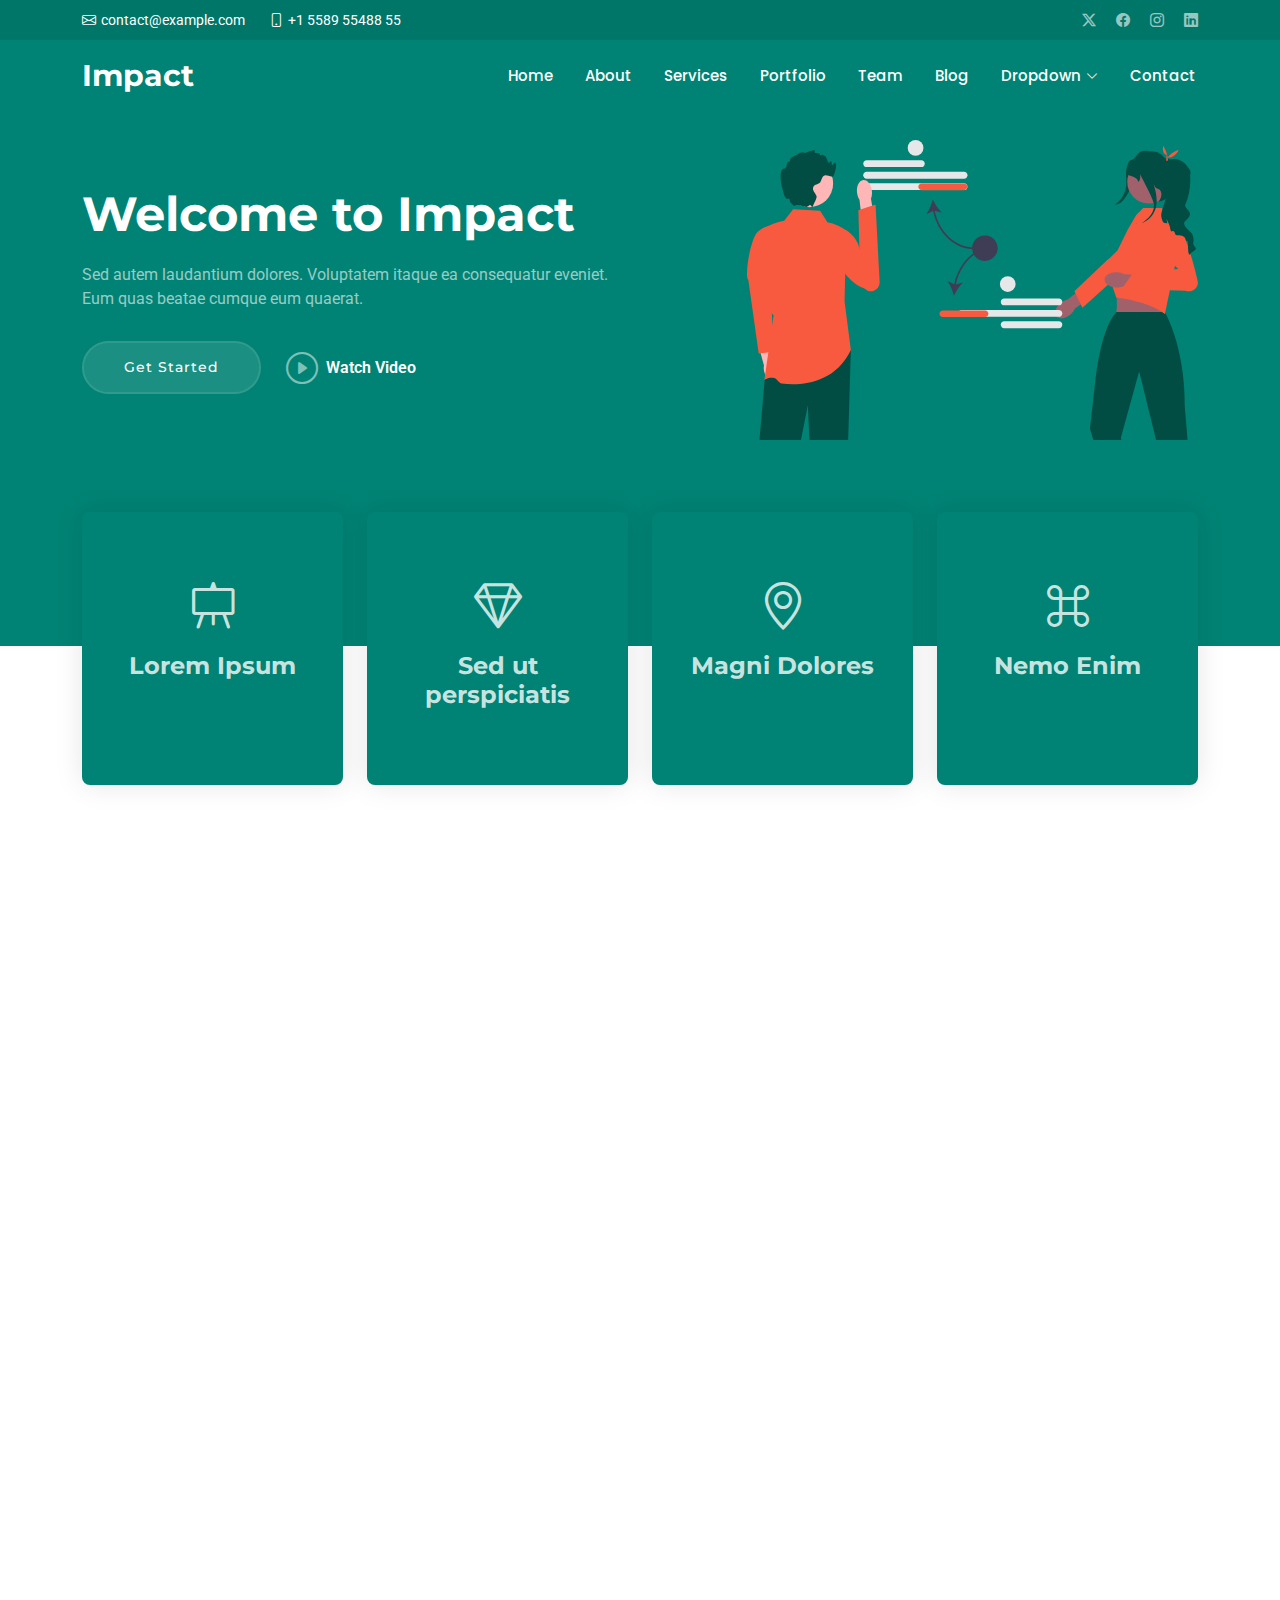
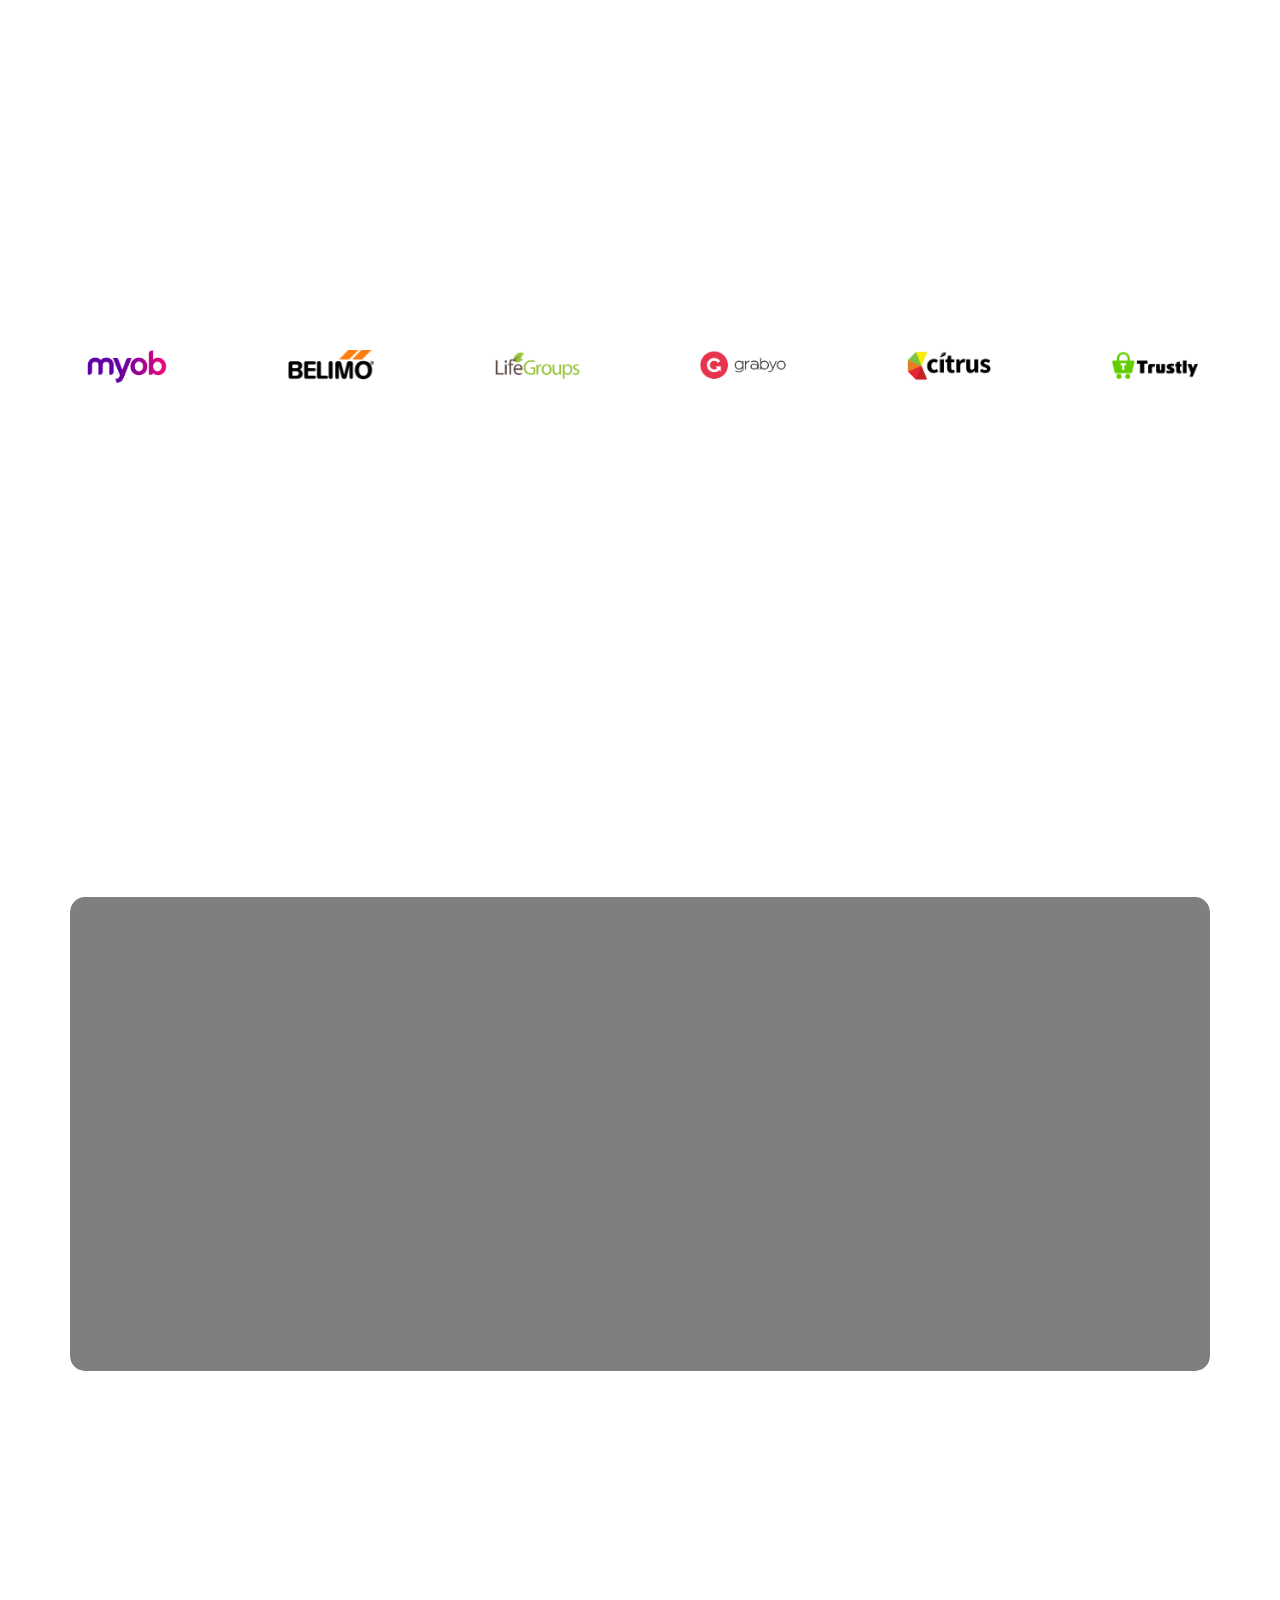
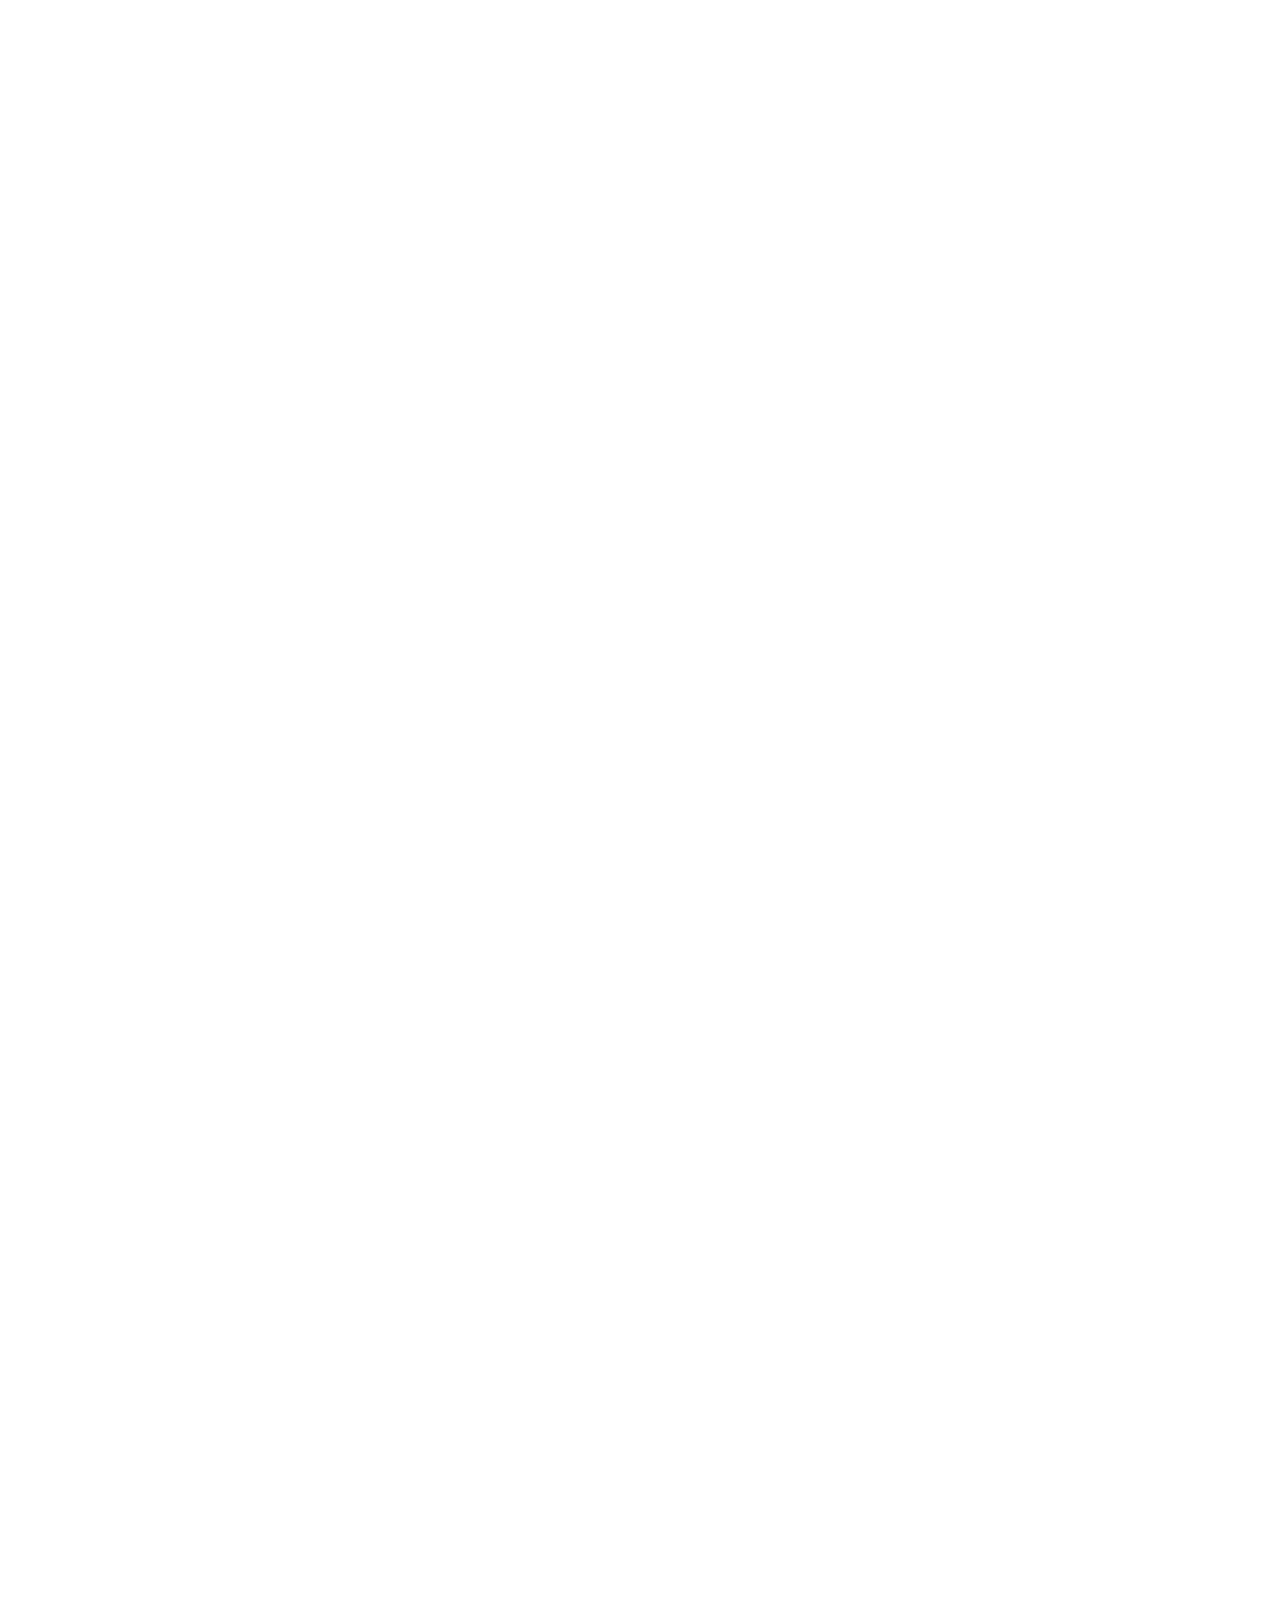
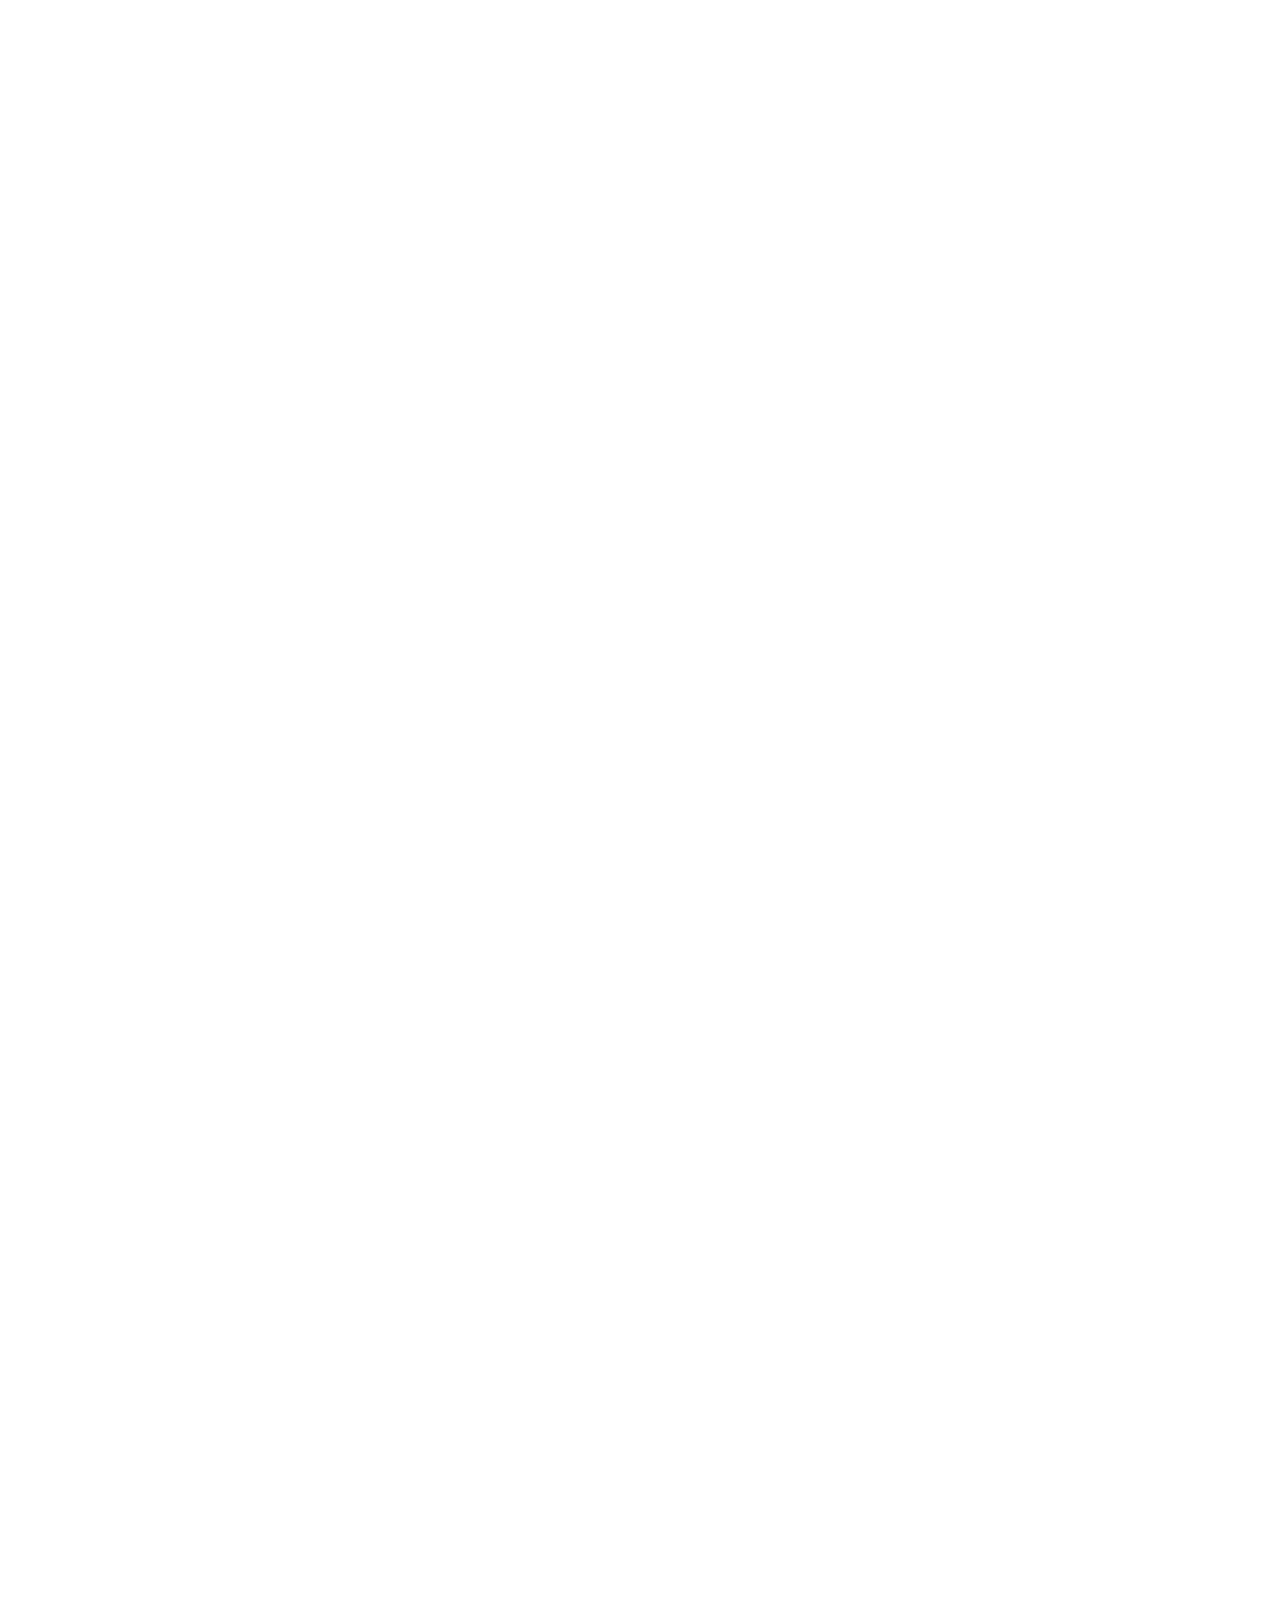
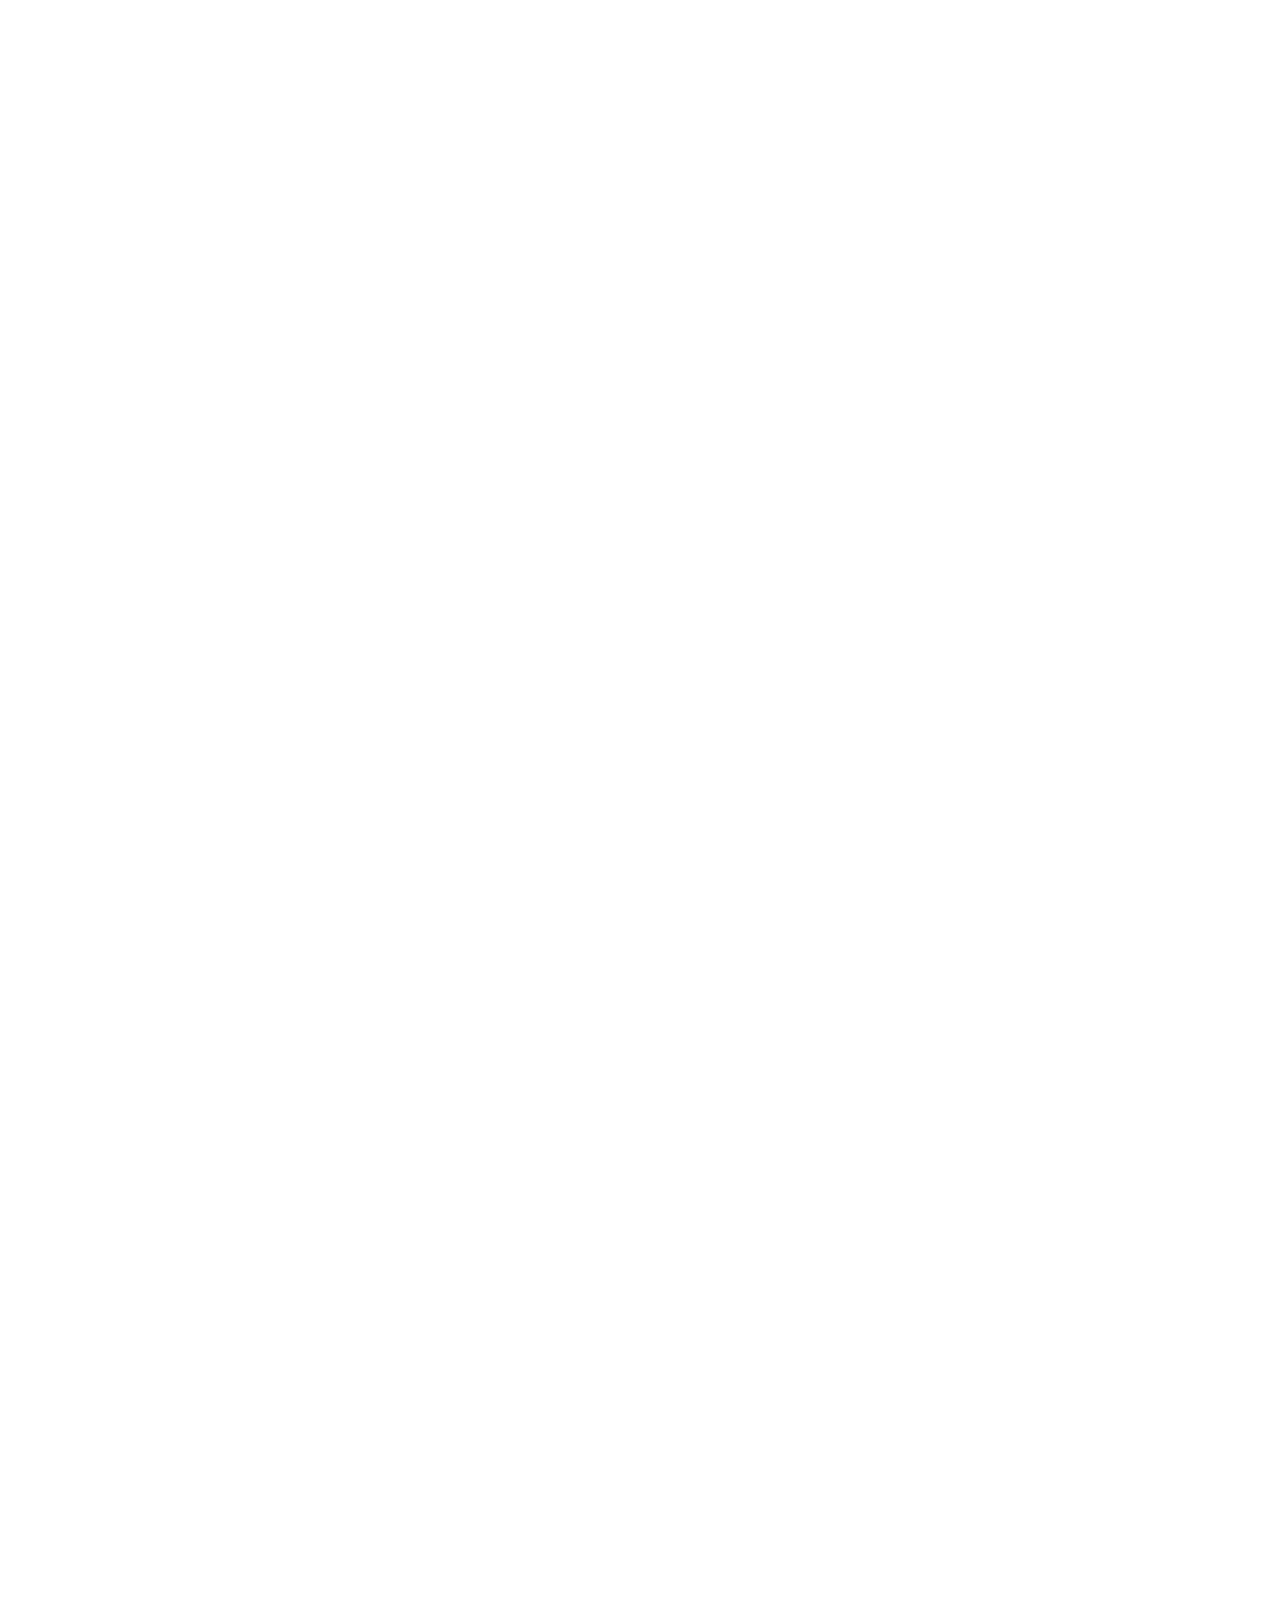
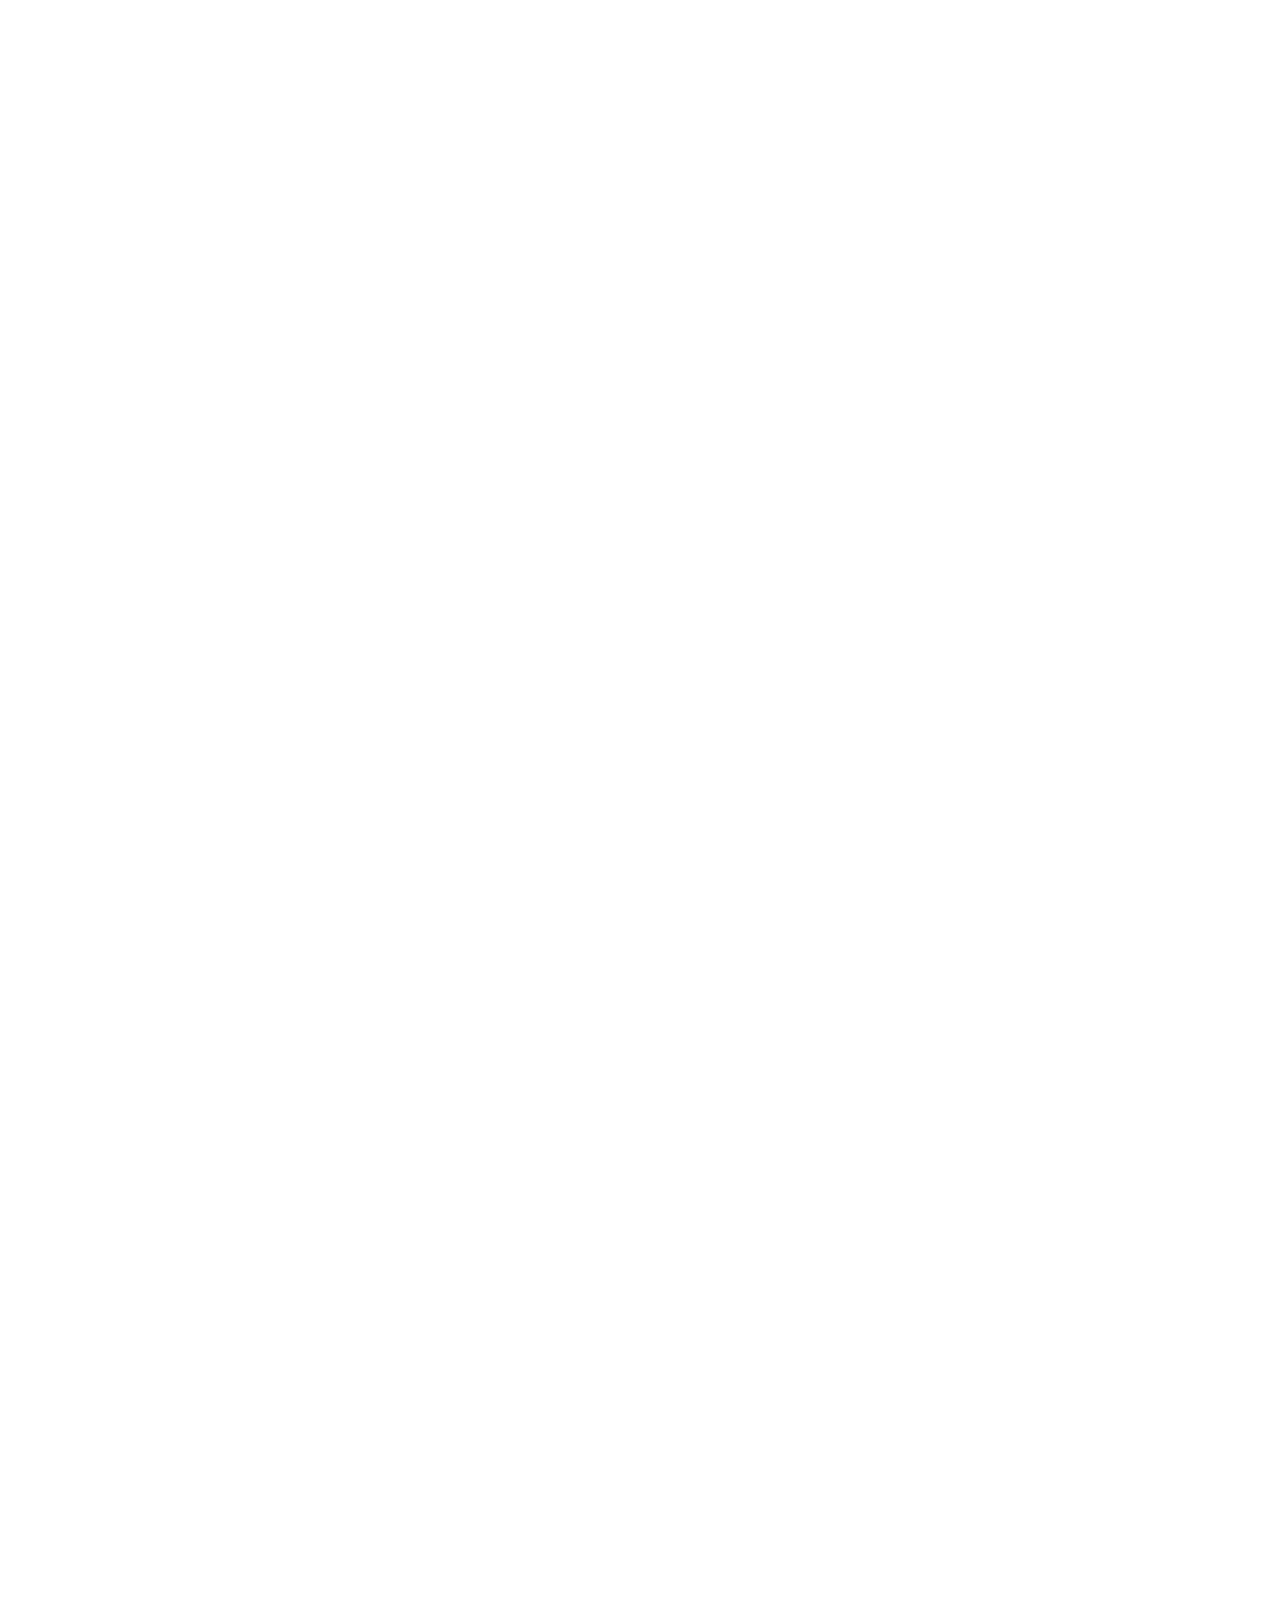
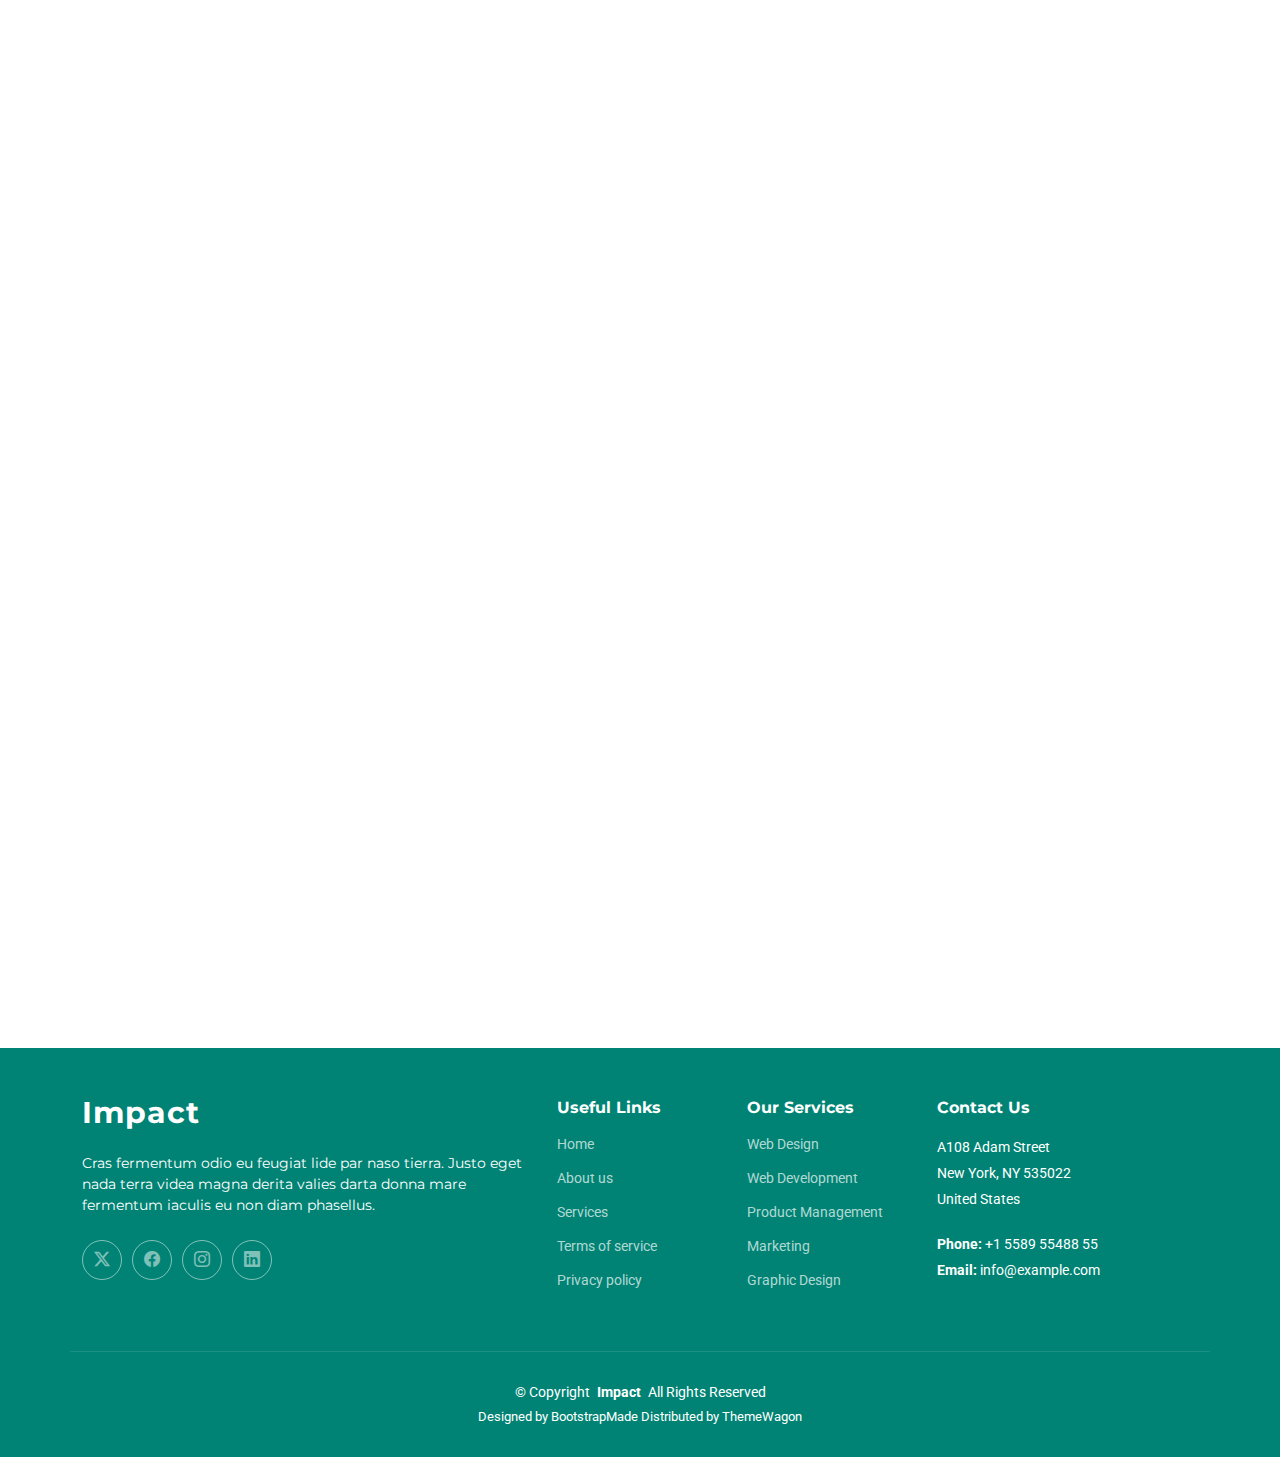
<file: index.html>
<!DOCTYPE html>
<html lang="en">

<head>
  <meta charset="utf-8">
  <meta content="width=device-width, initial-scale=1.0" name="viewport">
  <title>Index - Impact Bootstrap Template</title>
  <meta name="description" content="">
  <meta name="keywords" content="">

  <!-- Favicons -->
  <link href="assets/img/favicon.png" rel="icon">
  <link href="assets/img/apple-touch-icon.png" rel="apple-touch-icon">

  <!-- Fonts -->
  <link href="https://fonts.googleapis.com" rel="preconnect">
  <link href="https://fonts.gstatic.com" rel="preconnect" crossorigin>
  <link href="https://fonts.googleapis.com/css2?family=Roboto:ital,wght@0,100;0,300;0,400;0,500;0,700;0,900;1,100;1,300;1,400;1,500;1,700;1,900&family=Montserrat:ital,wght@0,100;0,200;0,300;0,400;0,500;0,600;0,700;0,800;0,900;1,100;1,200;1,300;1,400;1,500;1,600;1,700;1,800;1,900&family=Poppins:ital,wght@0,100;0,200;0,300;0,400;0,500;0,600;0,700;0,800;0,900;1,100;1,200;1,300;1,400;1,500;1,600;1,700;1,800;1,900&display=swap" rel="stylesheet">

  <!-- Vendor CSS Files -->
  <link href="assets/vendor/bootstrap/css/bootstrap.min.css" rel="stylesheet">
  <link href="assets/vendor/bootstrap-icons/bootstrap-icons.css" rel="stylesheet">
  <link href="assets/vendor/aos/aos.css" rel="stylesheet">
  <link href="assets/vendor/glightbox/css/glightbox.min.css" rel="stylesheet">
  <link href="assets/vendor/swiper/swiper-bundle.min.css" rel="stylesheet">

  <!-- Main CSS File -->
  <link href="assets/css/main.css" rel="stylesheet">

  <!-- =======================================================
  * Template Name: Impact
  * Template URL: https://bootstrapmade.com/impact-bootstrap-business-website-template/
  * Updated: Aug 07 2024 with Bootstrap v5.3.3
  * Author: BootstrapMade.com
  * License: https://bootstrapmade.com/license/
  ======================================================== -->
</head>

<body class="index-page">

  <header id="header" class="header fixed-top">

    <div class="topbar d-flex align-items-center">
      <div class="container d-flex justify-content-center justify-content-md-between">
        <div class="contact-info d-flex align-items-center">
          <i class="bi bi-envelope d-flex align-items-center"><a href="mailto:contact@example.com">contact@example.com</a></i>
          <i class="bi bi-phone d-flex align-items-center ms-4"><span>+1 5589 55488 55</span></i>
        </div>
        <div class="social-links d-none d-md-flex align-items-center">
          <a href="#" class="twitter"><i class="bi bi-twitter-x"></i></a>
          <a href="#" class="facebook"><i class="bi bi-facebook"></i></a>
          <a href="#" class="instagram"><i class="bi bi-instagram"></i></a>
          <a href="#" class="linkedin"><i class="bi bi-linkedin"></i></a>
        </div>
      </div>
    </div><!-- End Top Bar -->

    <div class="branding d-flex align-items-cente">

      <div class="container position-relative d-flex align-items-center justify-content-between">
        <a href="index.html" class="logo d-flex align-items-center">
          <!-- Uncomment the line below if you also wish to use an image logo -->
          <!-- <img src="assets/img/logo.png" alt=""> -->
          <h1 class="sitename">Impact</h1>
          <span>.</span>
        </a>

        <nav id="navmenu" class="navmenu">
          <ul>
            <li><a href="#hero" class="active">Home<br></a></li>
            <li><a href="#about">About</a></li>
            <li><a href="#services">Services</a></li>
            <li><a href="#portfolio">Portfolio</a></li>
            <li><a href="#team">Team</a></li>
            <li><a href="blog.html">Blog</a></li>
            <li class="dropdown"><a href="#"><span>Dropdown</span> <i class="bi bi-chevron-down toggle-dropdown"></i></a>
              <ul>
                <li><a href="#">Dropdown 1</a></li>
                <li class="dropdown"><a href="#"><span>Deep Dropdown</span> <i class="bi bi-chevron-down toggle-dropdown"></i></a>
                  <ul>
                    <li><a href="#">Deep Dropdown 1</a></li>
                    <li><a href="#">Deep Dropdown 2</a></li>
                    <li><a href="#">Deep Dropdown 3</a></li>
                    <li><a href="#">Deep Dropdown 4</a></li>
                    <li><a href="#">Deep Dropdown 5</a></li>
                  </ul>
                </li>
                <li><a href="#">Dropdown 2</a></li>
                <li><a href="#">Dropdown 3</a></li>
                <li><a href="#">Dropdown 4</a></li>
              </ul>
            </li>
            <li><a href="#contact">Contact</a></li>
          </ul>
          <i class="mobile-nav-toggle d-xl-none bi bi-list"></i>
        </nav>

      </div>

    </div>

  </header>

  <main class="main">

    <!-- Hero Section -->
    <section id="hero" class="hero section accent-background">

      <div class="container position-relative" data-aos="fade-up" data-aos-delay="100">
        <div class="row gy-5 justify-content-between">
          <div class="col-lg-6 order-2 order-lg-1 d-flex flex-column justify-content-center">
            <h2><span>Welcome to </span><span class="accent">Impact</span></h2>
            <p>Sed autem laudantium dolores. Voluptatem itaque ea consequatur eveniet. Eum quas beatae cumque eum quaerat.</p>
            <div class="d-flex">
              <a href="#about" class="btn-get-started">Get Started</a>
              <a href="https://www.youtube.com/watch?v=Y7f98aduVJ8" class="glightbox btn-watch-video d-flex align-items-center"><i class="bi bi-play-circle"></i><span>Watch Video</span></a>
            </div>
          </div>
          <div class="col-lg-5 order-1 order-lg-2">
            <img src="assets/img/hero-img.svg" class="img-fluid" alt="">
          </div>
        </div>
      </div>

      <div class="icon-boxes position-relative" data-aos="fade-up" data-aos-delay="200">
        <div class="container position-relative">
          <div class="row gy-4 mt-5">

            <div class="col-xl-3 col-md-6">
              <div class="icon-box">
                <div class="icon"><i class="bi bi-easel"></i></div>
                <h4 class="title"><a href="" class="stretched-link">Lorem Ipsum</a></h4>
              </div>
            </div><!--End Icon Box -->

            <div class="col-xl-3 col-md-6">
              <div class="icon-box">
                <div class="icon"><i class="bi bi-gem"></i></div>
                <h4 class="title"><a href="" class="stretched-link">Sed ut perspiciatis</a></h4>
              </div>
            </div><!--End Icon Box -->

            <div class="col-xl-3 col-md-6">
              <div class="icon-box">
                <div class="icon"><i class="bi bi-geo-alt"></i></div>
                <h4 class="title"><a href="" class="stretched-link">Magni Dolores</a></h4>
              </div>
            </div><!--End Icon Box -->

            <div class="col-xl-3 col-md-6">
              <div class="icon-box">
                <div class="icon"><i class="bi bi-command"></i></div>
                <h4 class="title"><a href="" class="stretched-link">Nemo Enim</a></h4>
              </div>
            </div><!--End Icon Box -->

          </div>
        </div>
      </div>

    </section><!-- /Hero Section -->

    <!-- About Section -->
    <section id="about" class="about section">

      <!-- Section Title -->
      <div class="container section-title" data-aos="fade-up">
        <h2>About Us<br></h2>
        <p>Necessitatibus eius consequatur ex aliquid fuga eum quidem sint consectetur velit</p>
      </div><!-- End Section Title -->

      <div class="container">

        <div class="row gy-4">
          <div class="col-lg-6" data-aos="fade-up" data-aos-delay="100">
            <h3>Voluptatem dignissimos provident laboris nisi ut aliquip ex ea commodo</h3>
            <img src="assets/img/about.jpg" class="img-fluid rounded-4 mb-4" alt="">
            <p>Ut fugiat ut sunt quia veniam. Voluptate perferendis perspiciatis quod nisi et. Placeat debitis quia recusandae odit et consequatur voluptatem. Dignissimos pariatur consectetur fugiat voluptas ea.</p>
            <p>Temporibus nihil enim deserunt sed ea. Provident sit expedita aut cupiditate nihil vitae quo officia vel. Blanditiis eligendi possimus et in cum. Quidem eos ut sint rem veniam qui. Ut ut repellendus nobis tempore doloribus debitis explicabo similique sit. Accusantium sed ut omnis beatae neque deleniti repellendus.</p>
          </div>
          <div class="col-lg-6" data-aos="fade-up" data-aos-delay="250">
            <div class="content ps-0 ps-lg-5">
              <p class="fst-italic">
                Lorem ipsum dolor sit amet, consectetur adipiscing elit, sed do eiusmod tempor incididunt ut labore et dolore
                magna aliqua.
              </p>
              <ul>
                <li><i class="bi bi-check-circle-fill"></i> <span>Ullamco laboris nisi ut aliquip ex ea commodo consequat.</span></li>
                <li><i class="bi bi-check-circle-fill"></i> <span>Duis aute irure dolor in reprehenderit in voluptate velit.</span></li>
                <li><i class="bi bi-check-circle-fill"></i> <span>Ullamco laboris nisi ut aliquip ex ea commodo consequat. Duis aute irure dolor in reprehenderit in voluptate trideta storacalaperda mastiro dolore eu fugiat nulla pariatur.</span></li>
              </ul>
              <p>
                Ullamco laboris nisi ut aliquip ex ea commodo consequat. Duis aute irure dolor in reprehenderit in voluptate
                velit esse cillum dolore eu fugiat nulla pariatur. Excepteur sint occaecat cupidatat non proident
              </p>

              <div class="position-relative mt-4">
                <img src="assets/img/about-2.jpg" class="img-fluid rounded-4" alt="">
                <a href="https://www.youtube.com/watch?v=Y7f98aduVJ8" class="glightbox pulsating-play-btn"></a>
              </div>
            </div>
          </div>
        </div>

      </div>

    </section><!-- /About Section -->

    <!-- Clients Section -->
    <section id="clients" class="clients section">

      <div class="container">

        <div class="swiper init-swiper">
          <script type="application/json" class="swiper-config">
            {
              "loop": true,
              "speed": 600,
              "autoplay": {
                "delay": 5000
              },
              "slidesPerView": "auto",
              "pagination": {
                "el": ".swiper-pagination",
                "type": "bullets",
                "clickable": true
              },
              "breakpoints": {
                "320": {
                  "slidesPerView": 2,
                  "spaceBetween": 40
                },
                "480": {
                  "slidesPerView": 3,
                  "spaceBetween": 60
                },
                "640": {
                  "slidesPerView": 4,
                  "spaceBetween": 80
                },
                "992": {
                  "slidesPerView": 6,
                  "spaceBetween": 120
                }
              }
            }
          </script>
          <div class="swiper-wrapper align-items-center">
            <div class="swiper-slide"><img src="assets/img/clients/client-1.png" class="img-fluid" alt=""></div>
            <div class="swiper-slide"><img src="assets/img/clients/client-2.png" class="img-fluid" alt=""></div>
            <div class="swiper-slide"><img src="assets/img/clients/client-3.png" class="img-fluid" alt=""></div>
            <div class="swiper-slide"><img src="assets/img/clients/client-4.png" class="img-fluid" alt=""></div>
            <div class="swiper-slide"><img src="assets/img/clients/client-5.png" class="img-fluid" alt=""></div>
            <div class="swiper-slide"><img src="assets/img/clients/client-6.png" class="img-fluid" alt=""></div>
            <div class="swiper-slide"><img src="assets/img/clients/client-7.png" class="img-fluid" alt=""></div>
            <div class="swiper-slide"><img src="assets/img/clients/client-8.png" class="img-fluid" alt=""></div>
          </div>
        </div>

      </div>

    </section><!-- /Clients Section -->

    <!-- Stats Section -->
    <section id="stats" class="stats section">

      <div class="container" data-aos="fade-up" data-aos-delay="100">

        <div class="row gy-4 align-items-center">

          <div class="col-lg-5">
            <img src="assets/img/stats-img.svg" alt="" class="img-fluid">
          </div>

          <div class="col-lg-7">

            <div class="row gy-4">

              <div class="col-lg-6">
                <div class="stats-item d-flex">
                  <i class="bi bi-emoji-smile flex-shrink-0"></i>
                  <div>
                    <span data-purecounter-start="0" data-purecounter-end="232" data-purecounter-duration="1" class="purecounter"></span>
                    <p><strong>Happy Clients</strong> <span>consequuntur quae</span></p>
                  </div>
                </div>
              </div><!-- End Stats Item -->

              <div class="col-lg-6">
                <div class="stats-item d-flex">
                  <i class="bi bi-journal-richtext flex-shrink-0"></i>
                  <div>
                    <span data-purecounter-start="0" data-purecounter-end="521" data-purecounter-duration="1" class="purecounter"></span>
                    <p><strong>Projects</strong> <span>adipisci atque cum quia aut</span></p>
                  </div>
                </div>
              </div><!-- End Stats Item -->

              <div class="col-lg-6">
                <div class="stats-item d-flex">
                  <i class="bi bi-headset flex-shrink-0"></i>
                  <div>
                    <span data-purecounter-start="0" data-purecounter-end="1453" data-purecounter-duration="1" class="purecounter"></span>
                    <p><strong>Hours Of Support</strong> <span>aut commodi quaerat</span></p>
                  </div>
                </div>
              </div><!-- End Stats Item -->

              <div class="col-lg-6">
                <div class="stats-item d-flex">
                  <i class="bi bi-people flex-shrink-0"></i>
                  <div>
                    <span data-purecounter-start="0" data-purecounter-end="32" data-purecounter-duration="1" class="purecounter"></span>
                    <p><strong>Hard Workers</strong> <span>rerum asperiores dolor</span></p>
                  </div>
                </div>
              </div><!-- End Stats Item -->

            </div>

          </div>

        </div>

      </div>

    </section><!-- /Stats Section -->

    <!-- Call To Action Section -->
    <section id="call-to-action" class="call-to-action section dark-background">

      <div class="container">
        <img src="assets/img/cta-bg.jpg" alt="">
        <div class="content row justify-content-center" data-aos="zoom-in" data-aos-delay="100">
          <div class="col-xl-10">
            <div class="text-center">
              <a href="https://www.youtube.com/watch?v=Y7f98aduVJ8" class="glightbox play-btn"></a>
              <h3>Call To Action</h3>
              <p>Duis aute irure dolor in reprehenderit in voluptate velit esse cillum dolore eu fugiat nulla pariatur. Excepteur sint occaecat cupidatat non proident, sunt in culpa qui officia deserunt mollit anim id est laborum.</p>
              <a class="cta-btn" href="#">Call To Action</a>
            </div>
          </div>
        </div>
      </div>

    </section><!-- /Call To Action Section -->

    <!-- Services Section -->
    <section id="services" class="services section">

      <!-- Section Title -->
      <div class="container section-title" data-aos="fade-up">
        <h2>Our Services</h2>
        <p>Necessitatibus eius consequatur ex aliquid fuga eum quidem sint consectetur velit</p>
      </div><!-- End Section Title -->

      <div class="container">

        <div class="row gy-4">

          <div class="col-lg-4 col-md-6" data-aos="fade-up" data-aos-delay="100">
            <div class="service-item  position-relative">
              <div class="icon">
                <i class="bi bi-activity"></i>
              </div>
              <h3>Nesciunt Mete</h3>
              <p>Provident nihil minus qui consequatur non omnis maiores. Eos accusantium minus dolores iure perferendis tempore et consequatur.</p>
              <a href="service-details.html" class="readmore stretched-link">Read more <i class="bi bi-arrow-right"></i></a>
            </div>
          </div><!-- End Service Item -->

          <div class="col-lg-4 col-md-6" data-aos="fade-up" data-aos-delay="200">
            <div class="service-item position-relative">
              <div class="icon">
                <i class="bi bi-broadcast"></i>
              </div>
              <h3>Eosle Commodi</h3>
              <p>Ut autem aut autem non a. Sint sint sit facilis nam iusto sint. Libero corrupti neque eum hic non ut nesciunt dolorem.</p>
              <a href="service-details.html" class="readmore stretched-link">Read more <i class="bi bi-arrow-right"></i></a>
            </div>
          </div><!-- End Service Item -->

          <div class="col-lg-4 col-md-6" data-aos="fade-up" data-aos-delay="300">
            <div class="service-item position-relative">
              <div class="icon">
                <i class="bi bi-easel"></i>
              </div>
              <h3>Ledo Markt</h3>
              <p>Ut excepturi voluptatem nisi sed. Quidem fuga consequatur. Minus ea aut. Vel qui id voluptas adipisci eos earum corrupti.</p>
              <a href="service-details.html" class="readmore stretched-link">Read more <i class="bi bi-arrow-right"></i></a>
            </div>
          </div><!-- End Service Item -->

          <div class="col-lg-4 col-md-6" data-aos="fade-up" data-aos-delay="400">
            <div class="service-item position-relative">
              <div class="icon">
                <i class="bi bi-bounding-box-circles"></i>
              </div>
              <h3>Asperiores Commodit</h3>
              <p>Non et temporibus minus omnis sed dolor esse consequatur. Cupiditate sed error ea fuga sit provident adipisci neque.</p>
              <a href="service-details.html" class="readmore stretched-link">Read more <i class="bi bi-arrow-right"></i></a>
            </div>
          </div><!-- End Service Item -->

          <div class="col-lg-4 col-md-6" data-aos="fade-up" data-aos-delay="500">
            <div class="service-item position-relative">
              <div class="icon">
                <i class="bi bi-calendar4-week"></i>
              </div>
              <h3>Velit Doloremque</h3>
              <p>Cumque et suscipit saepe. Est maiores autem enim facilis ut aut ipsam corporis aut. Sed animi at autem alias eius labore.</p>
              <a href="service-details.html" class="readmore stretched-link">Read more <i class="bi bi-arrow-right"></i></a>
            </div>
          </div><!-- End Service Item -->

          <div class="col-lg-4 col-md-6" data-aos="fade-up" data-aos-delay="600">
            <div class="service-item position-relative">
              <div class="icon">
                <i class="bi bi-chat-square-text"></i>
              </div>
              <h3>Dolori Architecto</h3>
              <p>Hic molestias ea quibusdam eos. Fugiat enim doloremque aut neque non et debitis iure. Corrupti recusandae ducimus enim.</p>
              <a href="service-details.html" class="readmore stretched-link">Read more <i class="bi bi-arrow-right"></i></a>
            </div>
          </div><!-- End Service Item -->

        </div>

      </div>

    </section><!-- /Services Section -->

    <!-- Testimonials Section -->
    <section id="testimonials" class="testimonials section">

      <!-- Section Title -->
      <div class="container section-title" data-aos="fade-up">
        <h2>Testimonials</h2>
        <p>Necessitatibus eius consequatur ex aliquid fuga eum quidem sint consectetur velit</p>
      </div><!-- End Section Title -->

      <div class="container" data-aos="fade-up" data-aos-delay="100">

        <div class="swiper init-swiper">
          <script type="application/json" class="swiper-config">
            {
              "loop": true,
              "speed": 600,
              "autoplay": {
                "delay": 5000
              },
              "slidesPerView": "auto",
              "pagination": {
                "el": ".swiper-pagination",
                "type": "bullets",
                "clickable": true
              },
              "breakpoints": {
                "320": {
                  "slidesPerView": 1,
                  "spaceBetween": 40
                },
                "1200": {
                  "slidesPerView": 3,
                  "spaceBetween": 10
                }
              }
            }
          </script>
          <div class="swiper-wrapper">

            <div class="swiper-slide">
              <div class="testimonial-item">
                <img src="assets/img/testimonials/testimonials-1.jpg" class="testimonial-img" alt="">
                <h3>Saul Goodman</h3>
                <h4>Ceo &amp; Founder</h4>
                <div class="stars">
                  <i class="bi bi-star-fill"></i><i class="bi bi-star-fill"></i><i class="bi bi-star-fill"></i><i class="bi bi-star-fill"></i><i class="bi bi-star-fill"></i>
                </div>
                <p>
                  <i class="bi bi-quote quote-icon-left"></i>
                  <span>Proin iaculis purus consequat sem cure digni ssim donec porttitora entum suscipit rhoncus. Accusantium quam, ultricies eget id, aliquam eget nibh et. Maecen aliquam, risus at semper.</span>
                  <i class="bi bi-quote quote-icon-right"></i>
                </p>
              </div>
            </div><!-- End testimonial item -->

            <div class="swiper-slide">
              <div class="testimonial-item">
                <img src="assets/img/testimonials/testimonials-2.jpg" class="testimonial-img" alt="">
                <h3>Sara Wilsson</h3>
                <h4>Designer</h4>
                <div class="stars">
                  <i class="bi bi-star-fill"></i><i class="bi bi-star-fill"></i><i class="bi bi-star-fill"></i><i class="bi bi-star-fill"></i><i class="bi bi-star-fill"></i>
                </div>
                <p>
                  <i class="bi bi-quote quote-icon-left"></i>
                  <span>Export tempor illum tamen malis malis eram quae irure esse labore quem cillum quid cillum eram malis quorum velit fore eram velit sunt aliqua noster fugiat irure amet legam anim culpa.</span>
                  <i class="bi bi-quote quote-icon-right"></i>
                </p>
              </div>
            </div><!-- End testimonial item -->

            <div class="swiper-slide">
              <div class="testimonial-item">
                <img src="assets/img/testimonials/testimonials-3.jpg" class="testimonial-img" alt="">
                <h3>Jena Karlis</h3>
                <h4>Store Owner</h4>
                <div class="stars">
                  <i class="bi bi-star-fill"></i><i class="bi bi-star-fill"></i><i class="bi bi-star-fill"></i><i class="bi bi-star-fill"></i><i class="bi bi-star-fill"></i>
                </div>
                <p>
                  <i class="bi bi-quote quote-icon-left"></i>
                  <span>Enim nisi quem export duis labore cillum quae magna enim sint quorum nulla quem veniam duis minim tempor labore quem eram duis noster aute amet eram fore quis sint minim.</span>
                  <i class="bi bi-quote quote-icon-right"></i>
                </p>
              </div>
            </div><!-- End testimonial item -->

            <div class="swiper-slide">
              <div class="testimonial-item">
                <img src="assets/img/testimonials/testimonials-4.jpg" class="testimonial-img" alt="">
                <h3>Matt Brandon</h3>
                <h4>Freelancer</h4>
                <div class="stars">
                  <i class="bi bi-star-fill"></i><i class="bi bi-star-fill"></i><i class="bi bi-star-fill"></i><i class="bi bi-star-fill"></i><i class="bi bi-star-fill"></i>
                </div>
                <p>
                  <i class="bi bi-quote quote-icon-left"></i>
                  <span>Fugiat enim eram quae cillum dolore dolor amet nulla culpa multos export minim fugiat minim velit minim dolor enim duis veniam ipsum anim magna sunt elit fore quem dolore labore illum veniam.</span>
                  <i class="bi bi-quote quote-icon-right"></i>
                </p>
              </div>
            </div><!-- End testimonial item -->

            <div class="swiper-slide">
              <div class="testimonial-item">
                <img src="assets/img/testimonials/testimonials-5.jpg" class="testimonial-img" alt="">
                <h3>John Larson</h3>
                <h4>Entrepreneur</h4>
                <div class="stars">
                  <i class="bi bi-star-fill"></i><i class="bi bi-star-fill"></i><i class="bi bi-star-fill"></i><i class="bi bi-star-fill"></i><i class="bi bi-star-fill"></i>
                </div>
                <p>
                  <i class="bi bi-quote quote-icon-left"></i>
                  <span>Quis quorum aliqua sint quem legam fore sunt eram irure aliqua veniam tempor noster veniam enim culpa labore duis sunt culpa nulla illum cillum fugiat legam esse veniam culpa fore nisi cillum quid.</span>
                  <i class="bi bi-quote quote-icon-right"></i>
                </p>
              </div>
            </div><!-- End testimonial item -->

          </div>
          <div class="swiper-pagination"></div>
        </div>

      </div>

    </section><!-- /Testimonials Section -->

    <!-- Portfolio Section -->
    <section id="portfolio" class="portfolio section">

      <!-- Section Title -->
      <div class="container section-title" data-aos="fade-up">
        <h2>Portfolio</h2>
        <p>Necessitatibus eius consequatur ex aliquid fuga eum quidem sint consectetur velit</p>
      </div><!-- End Section Title -->

      <div class="container">

        <div class="isotope-layout" data-default-filter="*" data-layout="masonry" data-sort="original-order">

          <ul class="portfolio-filters isotope-filters" data-aos="fade-up" data-aos-delay="100">
            <li data-filter="*" class="filter-active">All</li>
            <li data-filter=".filter-app">App</li>
            <li data-filter=".filter-product">Product</li>
            <li data-filter=".filter-branding">Branding</li>
            <li data-filter=".filter-books">Books</li>
          </ul><!-- End Portfolio Filters -->

          <div class="row gy-4 isotope-container" data-aos="fade-up" data-aos-delay="200">

            <div class="col-lg-4 col-md-6 portfolio-item isotope-item filter-app">
              <div class="portfolio-content h-100">
                <a href="assets/img/portfolio/app-1.jpg" data-gallery="portfolio-gallery-app" class="glightbox"><img src="assets/img/portfolio/app-1.jpg" class="img-fluid" alt=""></a>
                <div class="portfolio-info">
                  <h4><a href="portfolio-details.html" title="More Details">App 1</a></h4>
                  <p>Lorem ipsum, dolor sit amet consectetur</p>
                </div>
              </div>
            </div><!-- End Portfolio Item -->

            <div class="col-lg-4 col-md-6 portfolio-item isotope-item filter-product">
              <div class="portfolio-content h-100">
                <a href="assets/img/portfolio/product-1.jpg" data-gallery="portfolio-gallery-app" class="glightbox"><img src="assets/img/portfolio/product-1.jpg" class="img-fluid" alt=""></a>
                <div class="portfolio-info">
                  <h4><a href="portfolio-details.html" title="More Details">Product 1</a></h4>
                  <p>Lorem ipsum, dolor sit amet consectetur</p>
                </div>
              </div>
            </div><!-- End Portfolio Item -->

            <div class="col-lg-4 col-md-6 portfolio-item isotope-item filter-branding">
              <div class="portfolio-content h-100">
                <a href="assets/img/portfolio/branding-1.jpg" data-gallery="portfolio-gallery-app" class="glightbox"><img src="assets/img/portfolio/branding-1.jpg" class="img-fluid" alt=""></a>
                <div class="portfolio-info">
                  <h4><a href="portfolio-details.html" title="More Details">Branding 1</a></h4>
                  <p>Lorem ipsum, dolor sit amet consectetur</p>
                </div>
              </div>
            </div><!-- End Portfolio Item -->

            <div class="col-lg-4 col-md-6 portfolio-item isotope-item filter-books">
              <div class="portfolio-content h-100">
                <a href="assets/img/portfolio/books-1.jpg" data-gallery="portfolio-gallery-app" class="glightbox"><img src="assets/img/portfolio/books-1.jpg" class="img-fluid" alt=""></a>
                <div class="portfolio-info">
                  <h4><a href="portfolio-details.html" title="More Details">Books 1</a></h4>
                  <p>Lorem ipsum, dolor sit amet consectetur</p>
                </div>
              </div>
            </div><!-- End Portfolio Item -->

            <div class="col-lg-4 col-md-6 portfolio-item isotope-item filter-app">
              <div class="portfolio-content h-100">
                <a href="assets/img/portfolio/app-2.jpg" data-gallery="portfolio-gallery-app" class="glightbox"><img src="assets/img/portfolio/app-2.jpg" class="img-fluid" alt=""></a>
                <div class="portfolio-info">
                  <h4><a href="portfolio-details.html" title="More Details">App 2</a></h4>
                  <p>Lorem ipsum, dolor sit amet consectetur</p>
                </div>
              </div>
            </div><!-- End Portfolio Item -->

            <div class="col-lg-4 col-md-6 portfolio-item isotope-item filter-product">
              <div class="portfolio-content h-100">
                <a href="assets/img/portfolio/product-2.jpg" data-gallery="portfolio-gallery-app" class="glightbox"><img src="assets/img/portfolio/product-2.jpg" class="img-fluid" alt=""></a>
                <div class="portfolio-info">
                  <h4><a href="portfolio-details.html" title="More Details">Product 2</a></h4>
                  <p>Lorem ipsum, dolor sit amet consectetur</p>
                </div>
              </div>
            </div><!-- End Portfolio Item -->

            <div class="col-lg-4 col-md-6 portfolio-item isotope-item filter-branding">
              <div class="portfolio-content h-100">
                <a href="assets/img/portfolio/branding-2.jpg" data-gallery="portfolio-gallery-app" class="glightbox"><img src="assets/img/portfolio/branding-2.jpg" class="img-fluid" alt=""></a>
                <div class="portfolio-info">
                  <h4><a href="portfolio-details.html" title="More Details">Branding 2</a></h4>
                  <p>Lorem ipsum, dolor sit amet consectetur</p>
                </div>
              </div>
            </div><!-- End Portfolio Item -->

            <div class="col-lg-4 col-md-6 portfolio-item isotope-item filter-books">
              <div class="portfolio-content h-100">
                <a href="assets/img/portfolio/books-2.jpg" data-gallery="portfolio-gallery-app" class="glightbox"><img src="assets/img/portfolio/books-2.jpg" class="img-fluid" alt=""></a>
                <div class="portfolio-info">
                  <h4><a href="portfolio-details.html" title="More Details">Books 2</a></h4>
                  <p>Lorem ipsum, dolor sit amet consectetur</p>
                </div>
              </div>
            </div><!-- End Portfolio Item -->

            <div class="col-lg-4 col-md-6 portfolio-item isotope-item filter-app">
              <div class="portfolio-content h-100">
                <a href="assets/img/portfolio/app-3.jpg" data-gallery="portfolio-gallery-app" class="glightbox"><img src="assets/img/portfolio/app-3.jpg" class="img-fluid" alt=""></a>
                <div class="portfolio-info">
                  <h4><a href="portfolio-details.html" title="More Details">App 3</a></h4>
                  <p>Lorem ipsum, dolor sit amet consectetur</p>
                </div>
              </div>
            </div><!-- End Portfolio Item -->

            <div class="col-lg-4 col-md-6 portfolio-item isotope-item filter-product">
              <div class="portfolio-content h-100">
                <a href="assets/img/portfolio/product-3.jpg" data-gallery="portfolio-gallery-app" class="glightbox"><img src="assets/img/portfolio/product-3.jpg" class="img-fluid" alt=""></a>
                <div class="portfolio-info">
                  <h4><a href="portfolio-details.html" title="More Details">Product 3</a></h4>
                  <p>Lorem ipsum, dolor sit amet consectetur</p>
                </div>
              </div>
            </div><!-- End Portfolio Item -->

            <div class="col-lg-4 col-md-6 portfolio-item isotope-item filter-branding">
              <div class="portfolio-content h-100">
                <a href="assets/img/portfolio/branding-3.jpg" data-gallery="portfolio-gallery-app" class="glightbox"><img src="assets/img/portfolio/branding-3.jpg" class="img-fluid" alt=""></a>
                <div class="portfolio-info">
                  <h4><a href="portfolio-details.html" title="More Details">Branding 3</a></h4>
                  <p>Lorem ipsum, dolor sit amet consectetur</p>
                </div>
              </div>
            </div><!-- End Portfolio Item -->

            <div class="col-lg-4 col-md-6 portfolio-item isotope-item filter-books">
              <div class="portfolio-content h-100">
                <a href="assets/img/portfolio/books-3.jpg" data-gallery="portfolio-gallery-app" class="glightbox"><img src="assets/img/portfolio/books-3.jpg" class="img-fluid" alt=""></a>
                <div class="portfolio-info">
                  <h4><a href="portfolio-details.html" title="More Details">Books 3</a></h4>
                  <p>Lorem ipsum, dolor sit amet consectetur</p>
                </div>
              </div>
            </div><!-- End Portfolio Item -->

          </div><!-- End Portfolio Container -->

        </div>

      </div>

    </section><!-- /Portfolio Section -->

    <!-- Team Section -->
    <section id="team" class="team section">

      <!-- Section Title -->
      <div class="container section-title" data-aos="fade-up">
        <h2>Our Team</h2>
        <p>Necessitatibus eius consequatur ex aliquid fuga eum quidem sint consectetur velit</p>
      </div><!-- End Section Title -->

      <div class="container">

        <div class="row gy-4">

          <div class="col-xl-3 col-md-6 d-flex" data-aos="fade-up" data-aos-delay="100">
            <div class="member">
              <img src="assets/img/team/team-1.jpg" class="img-fluid" alt="">
              <h4>Walter White</h4>
              <span>Web Development</span>
              <div class="social">
                <a href=""><i class="bi bi-twitter-x"></i></a>
                <a href=""><i class="bi bi-facebook"></i></a>
                <a href=""><i class="bi bi-instagram"></i></a>
                <a href=""><i class="bi bi-linkedin"></i></a>
              </div>
            </div>
          </div><!-- End Team Member -->

          <div class="col-xl-3 col-md-6 d-flex" data-aos="fade-up" data-aos-delay="200">
            <div class="member">
              <img src="assets/img/team/team-2.jpg" class="img-fluid" alt="">
              <h4>Sarah Jhinson</h4>
              <span>Marketing</span>
              <div class="social">
                <a href=""><i class="bi bi-twitter-x"></i></a>
                <a href=""><i class="bi bi-facebook"></i></a>
                <a href=""><i class="bi bi-instagram"></i></a>
                <a href=""><i class="bi bi-linkedin"></i></a>
              </div>
            </div>
          </div><!-- End Team Member -->

          <div class="col-xl-3 col-md-6 d-flex" data-aos="fade-up" data-aos-delay="300">
            <div class="member">
              <img src="assets/img/team/team-3.jpg" class="img-fluid" alt="">
              <h4>William Anderson</h4>
              <span>Content</span>
              <div class="social">
                <a href=""><i class="bi bi-twitter-x"></i></a>
                <a href=""><i class="bi bi-facebook"></i></a>
                <a href=""><i class="bi bi-instagram"></i></a>
                <a href=""><i class="bi bi-linkedin"></i></a>
              </div>
            </div>
          </div><!-- End Team Member -->

          <div class="col-xl-3 col-md-6 d-flex" data-aos="fade-up" data-aos-delay="400">
            <div class="member">
              <img src="assets/img/team/team-4.jpg" class="img-fluid" alt="">
              <h4>Amanda Jepson</h4>
              <span>Accountant</span>
              <div class="social">
                <a href=""><i class="bi bi-twitter-x"></i></a>
                <a href=""><i class="bi bi-facebook"></i></a>
                <a href=""><i class="bi bi-instagram"></i></a>
                <a href=""><i class="bi bi-linkedin"></i></a>
              </div>
            </div>
          </div><!-- End Team Member -->

        </div>

      </div>

    </section><!-- /Team Section -->

    <!-- Pricing Section -->
    <section id="pricing" class="pricing section">

      <!-- Section Title -->
      <div class="container section-title" data-aos="fade-up">
        <h2>Pricing</h2>
        <p>Necessitatibus eius consequatur ex aliquid fuga eum quidem sint consectetur velit</p>
      </div><!-- End Section Title -->

      <div class="container" data-aos="zoom-in" data-aos-delay="100">

        <div class="row g-4">

          <div class="col-lg-4">
            <div class="pricing-item">
              <h3>Free Plan</h3>
              <div class="icon">
                <i class="bi bi-box"></i>
              </div>
              <h4><sup>$</sup>0<span> / month</span></h4>
              <ul>
                <li><i class="bi bi-check"></i> <span>Quam adipiscing vitae proin</span></li>
                <li><i class="bi bi-check"></i> <span>Nec feugiat nisl pretium</span></li>
                <li><i class="bi bi-check"></i> <span>Nulla at volutpat diam uteera</span></li>
                <li class="na"><i class="bi bi-x"></i> <span>Pharetra massa massa ultricies</span></li>
                <li class="na"><i class="bi bi-x"></i> <span>Massa ultricies mi quis hendrerit</span></li>
              </ul>
              <div class="text-center"><a href="#" class="buy-btn">Buy Now</a></div>
            </div>
          </div><!-- End Pricing Item -->

          <div class="col-lg-4">
            <div class="pricing-item featured">
              <h3>Business Plan</h3>
              <div class="icon">
                <i class="bi bi-rocket"></i>
              </div>

              <h4><sup>$</sup>29<span> / month</span></h4>
              <ul>
                <li><i class="bi bi-check"></i> <span>Quam adipiscing vitae proin</span></li>
                <li><i class="bi bi-check"></i> <span>Nec feugiat nisl pretium</span></li>
                <li><i class="bi bi-check"></i> <span>Nulla at volutpat diam uteera</span></li>
                <li><i class="bi bi-check"></i> <span>Pharetra massa massa ultricies</span></li>
                <li><i class="bi bi-check"></i> <span>Massa ultricies mi quis hendrerit</span></li>
              </ul>
              <div class="text-center"><a href="#" class="buy-btn">Buy Now</a></div>
            </div>
          </div><!-- End Pricing Item -->

          <div class="col-lg-4">
            <div class="pricing-item">
              <h3>Developer Plan</h3>
              <div class="icon">
                <i class="bi bi-send"></i>
              </div>
              <h4><sup>$</sup>49<span> / month</span></h4>
              <ul>
                <li><i class="bi bi-check"></i> <span>Quam adipiscing vitae proin</span></li>
                <li><i class="bi bi-check"></i> <span>Nec feugiat nisl pretium</span></li>
                <li><i class="bi bi-check"></i> <span>Nulla at volutpat diam uteera</span></li>
                <li><i class="bi bi-check"></i> <span>Pharetra massa massa ultricies</span></li>
                <li><i class="bi bi-check"></i> <span>Massa ultricies mi quis hendrerit</span></li>
              </ul>
              <div class="text-center"><a href="#" class="buy-btn">Buy Now</a></div>
            </div>
          </div><!-- End Pricing Item -->

        </div>

      </div>

    </section><!-- /Pricing Section -->

    <!-- Faq Section -->
    <section id="faq" class="faq section">

      <div class="container">

        <div class="row gy-4">

          <div class="col-lg-4" data-aos="fade-up" data-aos-delay="100">
            <div class="content px-xl-5">
              <h3><span>Frequently Asked </span><strong>Questions</strong></h3>
              <p>
                Lorem ipsum dolor sit amet, consectetur adipiscing elit, sed do eiusmod tempor incididunt ut labore et dolore magna aliqua. Duis aute irure dolor in reprehenderit
              </p>
            </div>
          </div>

          <div class="col-lg-8" data-aos="fade-up" data-aos-delay="200">

            <div class="faq-container">
              <div class="faq-item faq-active">
                <h3><span class="num">1.</span> <span>Non consectetur a erat nam at lectus urna duis?</span></h3>
                <div class="faq-content">
                  <p>Feugiat pretium nibh ipsum consequat. Tempus iaculis urna id volutpat lacus laoreet non curabitur gravida. Venenatis lectus magna fringilla urna porttitor rhoncus dolor purus non.</p>
                </div>
                <i class="faq-toggle bi bi-chevron-right"></i>
              </div><!-- End Faq item-->

              <div class="faq-item">
                <h3><span class="num">2.</span> <span>Feugiat scelerisque varius morbi enim nunc faucibus a pellentesque?</span></h3>
                <div class="faq-content">
                  <p>Dolor sit amet consectetur adipiscing elit pellentesque habitant morbi. Id interdum velit laoreet id donec ultrices. Fringilla phasellus faucibus scelerisque eleifend donec pretium. Est pellentesque elit ullamcorper dignissim. Mauris ultrices eros in cursus turpis massa tincidunt dui.</p>
                </div>
                <i class="faq-toggle bi bi-chevron-right"></i>
              </div><!-- End Faq item-->

              <div class="faq-item">
                <h3><span class="num">3.</span> <span>Dolor sit amet consectetur adipiscing elit pellentesque?</span></h3>
                <div class="faq-content">
                  <p>Eleifend mi in nulla posuere sollicitudin aliquam ultrices sagittis orci. Faucibus pulvinar elementum integer enim. Sem nulla pharetra diam sit amet nisl suscipit. Rutrum tellus pellentesque eu tincidunt. Lectus urna duis convallis convallis tellus. Urna molestie at elementum eu facilisis sed odio morbi quis</p>
                </div>
                <i class="faq-toggle bi bi-chevron-right"></i>
              </div><!-- End Faq item-->

              <div class="faq-item">
                <h3><span class="num">4.</span> <span>Ac odio tempor orci dapibus. Aliquam eleifend mi in nulla?</span></h3>
                <div class="faq-content">
                  <p>Dolor sit amet consectetur adipiscing elit pellentesque habitant morbi. Id interdum velit laoreet id donec ultrices. Fringilla phasellus faucibus scelerisque eleifend donec pretium. Est pellentesque elit ullamcorper dignissim. Mauris ultrices eros in cursus turpis massa tincidunt dui.</p>
                </div>
                <i class="faq-toggle bi bi-chevron-right"></i>
              </div><!-- End Faq item-->

              <div class="faq-item">
                <h3><span class="num">5.</span> <span>Tempus quam pellentesque nec nam aliquam sem et tortor consequat?</span></h3>
                <div class="faq-content">
                  <p>Molestie a iaculis at erat pellentesque adipiscing commodo. Dignissim suspendisse in est ante in. Nunc vel risus commodo viverra maecenas accumsan. Sit amet nisl suscipit adipiscing bibendum est. Purus gravida quis blandit turpis cursus in</p>
                </div>
                <i class="faq-toggle bi bi-chevron-right"></i>
              </div><!-- End Faq item-->

            </div>

          </div>
        </div>

      </div>

    </section><!-- /Faq Section -->

    <!-- Recent Posts Section -->
    <section id="recent-posts" class="recent-posts section">

      <!-- Section Title -->
      <div class="container section-title" data-aos="fade-up">
        <h2>Recent Blog Posts</h2>
        <p>Necessitatibus eius consequatur ex aliquid fuga eum quidem sint consectetur velit</p>
      </div><!-- End Section Title -->

      <div class="container">

        <div class="row gy-4">

          <div class="col-xl-4 col-md-6" data-aos="fade-up" data-aos-delay="100">
            <article>

              <div class="post-img">
                <img src="assets/img/blog/blog-1.jpg" alt="" class="img-fluid">
              </div>

              <p class="post-category">Politics</p>

              <h2 class="title">
                <a href="blog-details.html">Dolorum optio tempore voluptas dignissimos</a>
              </h2>

              <div class="d-flex align-items-center">
                <img src="assets/img/blog/blog-author.jpg" alt="" class="img-fluid post-author-img flex-shrink-0">
                <div class="post-meta">
                  <p class="post-author">Maria Doe</p>
                  <p class="post-date">
                    <time datetime="2022-01-01">Jan 1, 2022</time>
                  </p>
                </div>
              </div>

            </article>
          </div><!-- End post list item -->

          <div class="col-xl-4 col-md-6" data-aos="fade-up" data-aos-delay="200">
            <article>

              <div class="post-img">
                <img src="assets/img/blog/blog-2.jpg" alt="" class="img-fluid">
              </div>

              <p class="post-category">Sports</p>

              <h2 class="title">
                <a href="blog-details.html">Nisi magni odit consequatur autem nulla dolorem</a>
              </h2>

              <div class="d-flex align-items-center">
                <img src="assets/img/blog/blog-author-2.jpg" alt="" class="img-fluid post-author-img flex-shrink-0">
                <div class="post-meta">
                  <p class="post-author">Allisa Mayer</p>
                  <p class="post-date">
                    <time datetime="2022-01-01">Jun 5, 2022</time>
                  </p>
                </div>
              </div>

            </article>
          </div><!-- End post list item -->

          <div class="col-xl-4 col-md-6" data-aos="fade-up" data-aos-delay="300">
            <article>

              <div class="post-img">
                <img src="assets/img/blog/blog-3.jpg" alt="" class="img-fluid">
              </div>

              <p class="post-category">Entertainment</p>

              <h2 class="title">
                <a href="blog-details.html">Possimus soluta ut id suscipit ea ut in quo quia et soluta</a>
              </h2>

              <div class="d-flex align-items-center">
                <img src="assets/img/blog/blog-author-3.jpg" alt="" class="img-fluid post-author-img flex-shrink-0">
                <div class="post-meta">
                  <p class="post-author">Mark Dower</p>
                  <p class="post-date">
                    <time datetime="2022-01-01">Jun 22, 2022</time>
                  </p>
                </div>
              </div>

            </article>
          </div><!-- End post list item -->

        </div><!-- End recent posts list -->

      </div>

    </section><!-- /Recent Posts Section -->

    <!-- Contact Section -->
    <section id="contact" class="contact section">

      <!-- Section Title -->
      <div class="container section-title" data-aos="fade-up">
        <h2>Contact</h2>
        <p>Necessitatibus eius consequatur ex aliquid fuga eum quidem sint consectetur velit</p>
      </div><!-- End Section Title -->

      <div class="container" data-aos="fade-up" data-aos-delay="100">

        <div class="row gx-lg-0 gy-4">

          <div class="col-lg-4">
            <div class="info-container d-flex flex-column align-items-center justify-content-center">
              <div class="info-item d-flex" data-aos="fade-up" data-aos-delay="200">
                <i class="bi bi-geo-alt flex-shrink-0"></i>
                <div>
                  <h3>Address</h3>
                  <p>A108 Adam Street, New York, NY 535022</p>
                </div>
              </div><!-- End Info Item -->

              <div class="info-item d-flex" data-aos="fade-up" data-aos-delay="300">
                <i class="bi bi-telephone flex-shrink-0"></i>
                <div>
                  <h3>Call Us</h3>
                  <p>+1 5589 55488 55</p>
                </div>
              </div><!-- End Info Item -->

              <div class="info-item d-flex" data-aos="fade-up" data-aos-delay="400">
                <i class="bi bi-envelope flex-shrink-0"></i>
                <div>
                  <h3>Email Us</h3>
                  <p>info@example.com</p>
                </div>
              </div><!-- End Info Item -->

              <div class="info-item d-flex" data-aos="fade-up" data-aos-delay="500">
                <i class="bi bi-clock flex-shrink-0"></i>
                <div>
                  <h3>Open Hours:</h3>
                  <p>Mon-Sat: 11AM - 23PM</p>
                </div>
              </div><!-- End Info Item -->

            </div>

          </div>

          <div class="col-lg-8">
            <form action="forms/contact.php" method="post" class="php-email-form" data-aos="fade" data-aos-delay="100">
              <div class="row gy-4">

                <div class="col-md-6">
                  <input type="text" name="name" class="form-control" placeholder="Your Name" required="">
                </div>

                <div class="col-md-6 ">
                  <input type="email" class="form-control" name="email" placeholder="Your Email" required="">
                </div>

                <div class="col-md-12">
                  <input type="text" class="form-control" name="subject" placeholder="Subject" required="">
                </div>

                <div class="col-md-12">
                  <textarea class="form-control" name="message" rows="8" placeholder="Message" required=""></textarea>
                </div>

                <div class="col-md-12 text-center">
                  <div class="loading">Loading</div>
                  <div class="error-message"></div>
                  <div class="sent-message">Your message has been sent. Thank you!</div>

                  <button type="submit">Send Message</button>
                </div>

              </div>
            </form>
          </div><!-- End Contact Form -->

        </div>

      </div>

    </section><!-- /Contact Section -->

  </main>

  <footer id="footer" class="footer accent-background">

    <div class="container footer-top">
      <div class="row gy-4">
        <div class="col-lg-5 col-md-12 footer-about">
          <a href="index.html" class="logo d-flex align-items-center">
            <span class="sitename">Impact</span>
          </a>
          <p>Cras fermentum odio eu feugiat lide par naso tierra. Justo eget nada terra videa magna derita valies darta donna mare fermentum iaculis eu non diam phasellus.</p>
          <div class="social-links d-flex mt-4">
            <a href=""><i class="bi bi-twitter-x"></i></a>
            <a href=""><i class="bi bi-facebook"></i></a>
            <a href=""><i class="bi bi-instagram"></i></a>
            <a href=""><i class="bi bi-linkedin"></i></a>
          </div>
        </div>

        <div class="col-lg-2 col-6 footer-links">
          <h4>Useful Links</h4>
          <ul>
            <li><a href="#">Home</a></li>
            <li><a href="#">About us</a></li>
            <li><a href="#">Services</a></li>
            <li><a href="#">Terms of service</a></li>
            <li><a href="#">Privacy policy</a></li>
          </ul>
        </div>

        <div class="col-lg-2 col-6 footer-links">
          <h4>Our Services</h4>
          <ul>
            <li><a href="#">Web Design</a></li>
            <li><a href="#">Web Development</a></li>
            <li><a href="#">Product Management</a></li>
            <li><a href="#">Marketing</a></li>
            <li><a href="#">Graphic Design</a></li>
          </ul>
        </div>

        <div class="col-lg-3 col-md-12 footer-contact text-center text-md-start">
          <h4>Contact Us</h4>
          <p>A108 Adam Street</p>
          <p>New York, NY 535022</p>
          <p>United States</p>
          <p class="mt-4"><strong>Phone:</strong> <span>+1 5589 55488 55</span></p>
          <p><strong>Email:</strong> <span>info@example.com</span></p>
        </div>

      </div>
    </div>

    <div class="container copyright text-center mt-4">
      <p>© <span>Copyright</span> <strong class="px-1 sitename">Impact</strong> <span>All Rights Reserved</span></p>
      <div class="credits">
        <!-- All the links in the footer should remain intact. -->
        <!-- You can delete the links only if you've purchased the pro version. -->
        <!-- Licensing information: https://bootstrapmade.com/license/ -->
        <!-- Purchase the pro version with working PHP/AJAX contact form: [buy-url] -->
        Designed by <a href="https://bootstrapmade.com/">BootstrapMade</a> Distributed by <a href="https://themewagon.com">ThemeWagon</a>
      </div>
    </div>

  </footer>

  <!-- Scroll Top -->
  <a href="#" id="scroll-top" class="scroll-top d-flex align-items-center justify-content-center"><i class="bi bi-arrow-up-short"></i></a>

  <!-- Preloader -->
  <div id="preloader"></div>

  <!-- Vendor JS Files -->
  <script src="assets/vendor/bootstrap/js/bootstrap.bundle.min.js"></script>
  <script src="assets/vendor/php-email-form/validate.js"></script>
  <script src="assets/vendor/aos/aos.js"></script>
  <script src="assets/vendor/glightbox/js/glightbox.min.js"></script>
  <script src="assets/vendor/swiper/swiper-bundle.min.js"></script>
  <script src="assets/vendor/purecounter/purecounter_vanilla.js"></script>
  <script src="assets/vendor/imagesloaded/imagesloaded.pkgd.min.js"></script>
  <script src="assets/vendor/isotope-layout/isotope.pkgd.min.js"></script>

  <!-- Main JS File -->
  <script src="assets/js/main.js"></script>

</body>

</html>
</file>
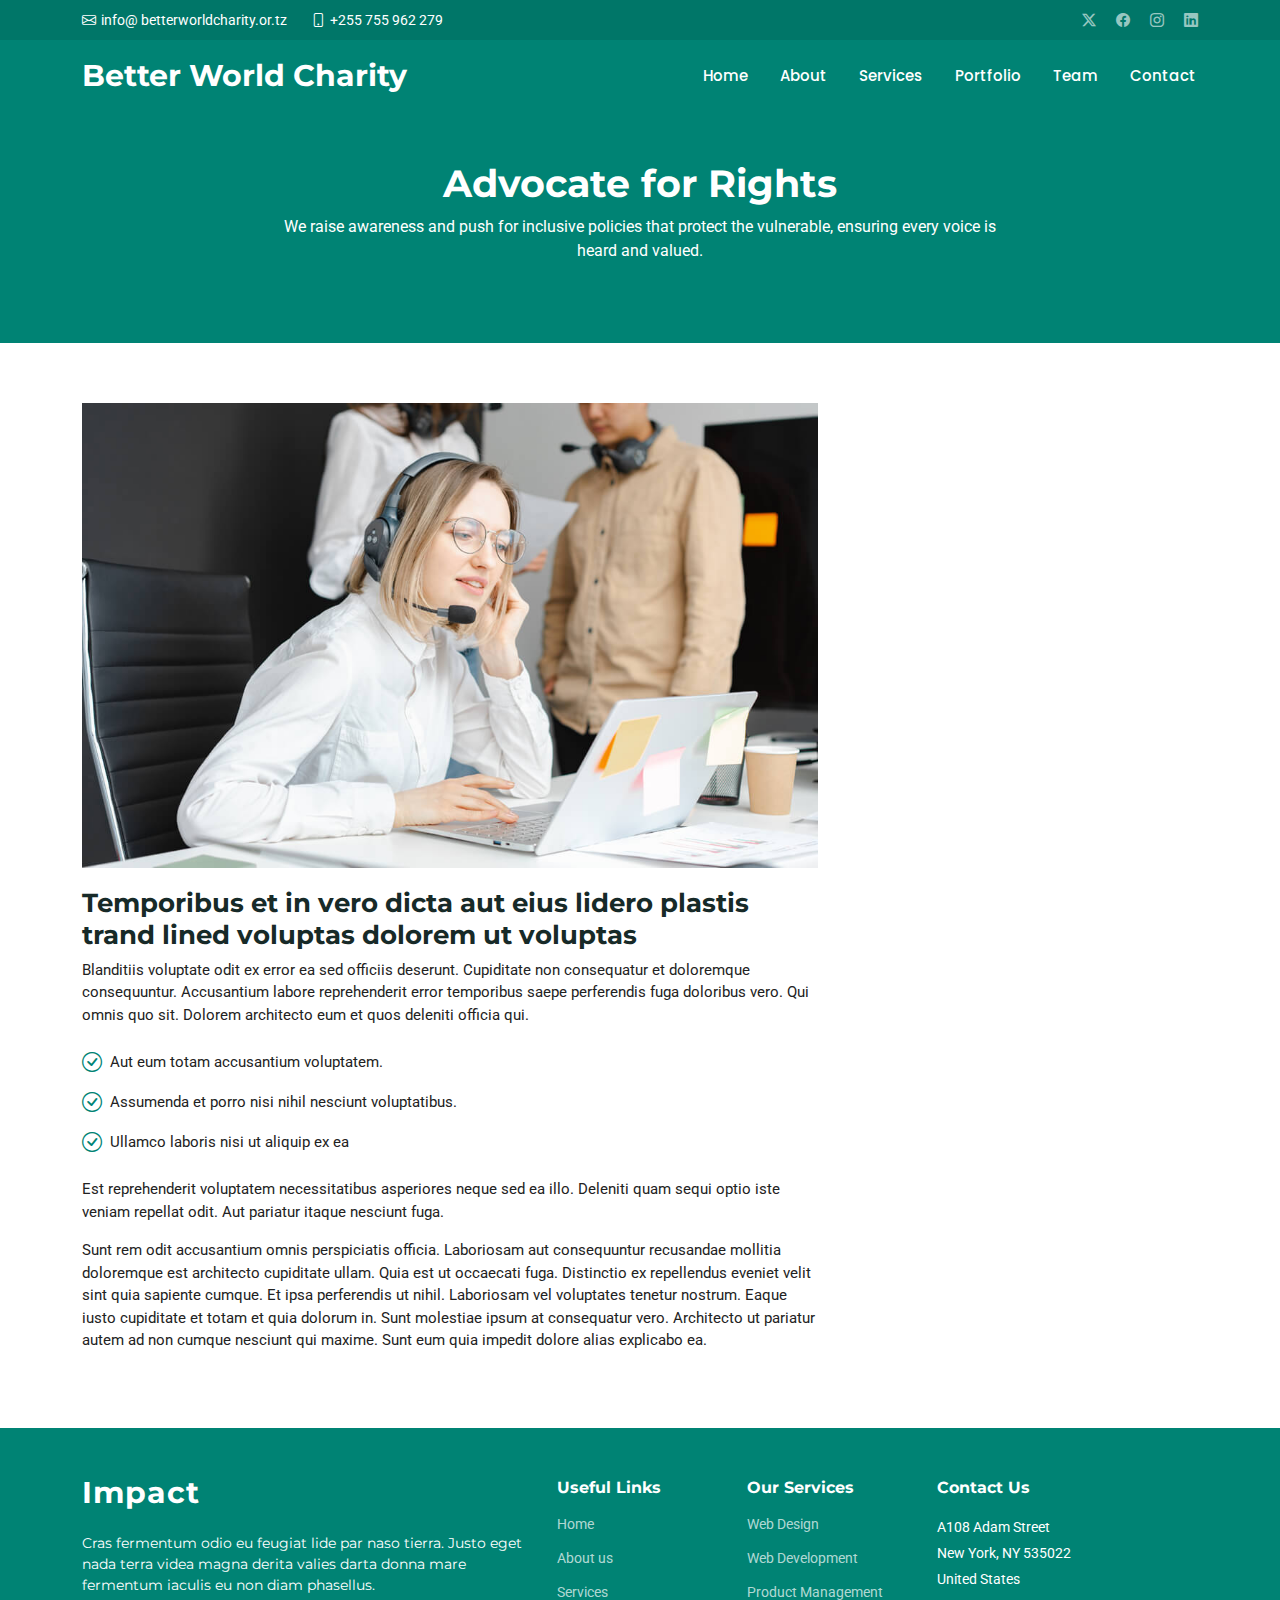
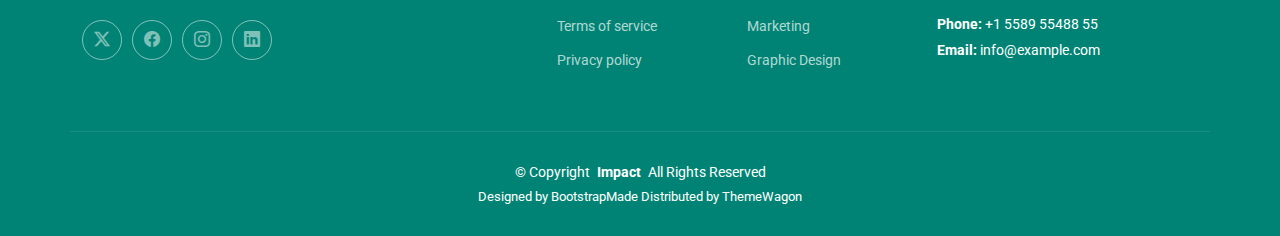
<file: advocate_for_rights.html>
<!DOCTYPE html>
<html lang="en">

<head>
  <meta charset="utf-8">
  <meta content="width=device-width, initial-scale=1.0" name="viewport">
  <title>Advocate for Rights - Better World Charity</title>
  <meta name="description" content="">
  <meta name="keywords" content="">

  <!-- Favicons -->
  <link href="assets/img/favicon.png" rel="icon">
  <link href="assets/img/apple-touch-icon.png" rel="apple-touch-icon">

  <!-- Fonts -->
  <link href="https://fonts.googleapis.com" rel="preconnect">
  <link href="https://fonts.gstatic.com" rel="preconnect" crossorigin>
  <link href="https://fonts.googleapis.com/css2?family=Roboto:ital,wght@0,100;0,300;0,400;0,500;0,700;0,900;1,100;1,300;1,400;1,500;1,700;1,900&family=Montserrat:ital,wght@0,100;0,200;0,300;0,400;0,500;0,600;0,700;0,800;0,900;1,100;1,200;1,300;1,400;1,500;1,600;1,700;1,800;1,900&family=Poppins:ital,wght@0,100;0,200;0,300;0,400;0,500;0,600;0,700;0,800;0,900;1,100;1,200;1,300;1,400;1,500;1,600;1,700;1,800;1,900&display=swap" rel="stylesheet">

  <!-- Vendor CSS Files -->
  <link href="assets/vendor/bootstrap/css/bootstrap.min.css" rel="stylesheet">
  <link href="assets/vendor/bootstrap-icons/bootstrap-icons.css" rel="stylesheet">
  <link href="assets/vendor/aos/aos.css" rel="stylesheet">
  <link href="assets/vendor/glightbox/css/glightbox.min.css" rel="stylesheet">
  <link href="assets/vendor/swiper/swiper-bundle.min.css" rel="stylesheet">

  <!-- Main CSS File -->
  <link href="assets/css/main.css" rel="stylesheet">

  <!-- =======================================================
  * Template Name: Impact
  * Template URL: https://bootstrapmade.com/impact-bootstrap-business-website-template/
  * Updated: Aug 07 2024 with Bootstrap v5.3.3
  * Author: BootstrapMade.com
  * License: https://bootstrapmade.com/license/
  ======================================================== -->
</head>

<body class="service-details-page">

  <header id="header" class="header fixed-top">

    <div class="topbar d-flex align-items-center">
      <div class="container d-flex justify-content-center justify-content-md-between">
        <div class="contact-info d-flex align-items-center">
          <i class="bi bi-envelope d-flex align-items-center"><a href="mailto:contact@example.com">info@ betterworldcharity.or.tz</a></i>
          <i class="bi bi-phone d-flex align-items-center ms-4"><span>+255 755 962 279</span></i>
        </div>
        <div class="social-links d-none d-md-flex align-items-center">
          <a href="#" class="twitter"><i class="bi bi-twitter-x"></i></a>
          <a href="#" class="facebook"><i class="bi bi-facebook"></i></a>
          <a href="#" class="instagram"><i class="bi bi-instagram"></i></a>
          <a href="#" class="linkedin"><i class="bi bi-linkedin"></i></a>
        </div>
      </div>
    </div><!-- End Top Bar -->

    <div class="branding d-flex align-items-cente">

      <div class="container position-relative d-flex align-items-center justify-content-between">
        <a href="index.html" class="logo d-flex align-items-center">
          <!-- Uncomment the line below if you also wish to use an image logo -->
          <!-- <img src="assets/img/logo.png" alt=""> -->
          <h1 class="sitename">Better World Charity</h1>
          <span>.</span>
        </a>

        <nav id="navmenu" class="navmenu">
          <ul>
            <li><a href="#hero">Home<br></a></li>
            <li><a href="#about">About</a></li>
            <li><a href="#services">Services</a></li>
            <li><a href="#portfolio">Portfolio</a></li>
            <li><a href="#team">Team</a></li>
            
            <li><a href="#contact">Contact</a></li>
          </ul>
          <i class="mobile-nav-toggle d-xl-none bi bi-list"></i>
        </nav>

      </div>

    </div>

  </header>

  <main class="main">

    <!-- Page Title -->
    <div class="page-title">
      <div class="heading">
        <div class="container">
          <div class="row d-flex justify-content-center text-center">
            <div class="col-lg-8">
              <h1>Advocate for Rights</h1>
              <p class="mb-0">We raise awareness and push for inclusive policies that protect the vulnerable, ensuring every voice is heard and valued.</p>
            </div>
          </div>
        </div>
      </div>
   
    </div><!-- End Page Title -->

    <!-- Service Details Section -->
    <section id="service-details" class="service-details section">

      <div class="container">

        <div class="row gy-4">


          <div class="col-lg-8" data-aos="fade-up" data-aos-delay="200">
            <img src="assets/img/services.jpg" alt="" class="img-fluid services-img">
            <h3>Temporibus et in vero dicta aut eius lidero plastis trand lined voluptas dolorem ut voluptas</h3>
            <p>
              Blanditiis voluptate odit ex error ea sed officiis deserunt. Cupiditate non consequatur et doloremque consequuntur. Accusantium labore reprehenderit error temporibus saepe perferendis fuga doloribus vero. Qui omnis quo sit. Dolorem architecto eum et quos deleniti officia qui.
            </p>
            <ul>
              <li><i class="bi bi-check-circle"></i> <span>Aut eum totam accusantium voluptatem.</span></li>
              <li><i class="bi bi-check-circle"></i> <span>Assumenda et porro nisi nihil nesciunt voluptatibus.</span></li>
              <li><i class="bi bi-check-circle"></i> <span>Ullamco laboris nisi ut aliquip ex ea</span></li>
            </ul>
            <p>
              Est reprehenderit voluptatem necessitatibus asperiores neque sed ea illo. Deleniti quam sequi optio iste veniam repellat odit. Aut pariatur itaque nesciunt fuga.
            </p>
            <p>
              Sunt rem odit accusantium omnis perspiciatis officia. Laboriosam aut consequuntur recusandae mollitia doloremque est architecto cupiditate ullam. Quia est ut occaecati fuga. Distinctio ex repellendus eveniet velit sint quia sapiente cumque. Et ipsa perferendis ut nihil. Laboriosam vel voluptates tenetur nostrum. Eaque iusto cupiditate et totam et quia dolorum in. Sunt molestiae ipsum at consequatur vero. Architecto ut pariatur autem ad non cumque nesciunt qui maxime. Sunt eum quia impedit dolore alias explicabo ea.
            </p>
          </div>

        </div>

      </div>

    </section><!-- /Service Details Section -->

  </main>

  <footer id="footer" class="footer accent-background">

    <div class="container footer-top">
      <div class="row gy-4">
        <div class="col-lg-5 col-md-12 footer-about">
          <a href="index.html" class="logo d-flex align-items-center">
            <span class="sitename">Impact</span>
          </a>
          <p>Cras fermentum odio eu feugiat lide par naso tierra. Justo eget nada terra videa magna derita valies darta donna mare fermentum iaculis eu non diam phasellus.</p>
          <div class="social-links d-flex mt-4">
            <a href=""><i class="bi bi-twitter-x"></i></a>
            <a href=""><i class="bi bi-facebook"></i></a>
            <a href=""><i class="bi bi-instagram"></i></a>
            <a href=""><i class="bi bi-linkedin"></i></a>
          </div>
        </div>

        <div class="col-lg-2 col-6 footer-links">
          <h4>Useful Links</h4>
          <ul>
            <li><a href="#">Home</a></li>
            <li><a href="#">About us</a></li>
            <li><a href="#">Services</a></li>
            <li><a href="#">Terms of service</a></li>
            <li><a href="#">Privacy policy</a></li>
          </ul>
        </div>

        <div class="col-lg-2 col-6 footer-links">
          <h4>Our Services</h4>
          <ul>
            <li><a href="#">Web Design</a></li>
            <li><a href="#">Web Development</a></li>
            <li><a href="#">Product Management</a></li>
            <li><a href="#">Marketing</a></li>
            <li><a href="#">Graphic Design</a></li>
          </ul>
        </div>

        <div class="col-lg-3 col-md-12 footer-contact text-center text-md-start">
          <h4>Contact Us</h4>
          <p>A108 Adam Street</p>
          <p>New York, NY 535022</p>
          <p>United States</p>
          <p class="mt-4"><strong>Phone:</strong> <span>+1 5589 55488 55</span></p>
          <p><strong>Email:</strong> <span>info@example.com</span></p>
        </div>

      </div>
    </div>

    <div class="container copyright text-center mt-4">
      <p>© <span>Copyright</span> <strong class="px-1 sitename">Impact</strong> <span>All Rights Reserved</span></p>
      <div class="credits">
        <!-- All the links in the footer should remain intact. -->
        <!-- You can delete the links only if you've purchased the pro version. -->
        <!-- Licensing information: https://bootstrapmade.com/license/ -->
        <!-- Purchase the pro version with working PHP/AJAX contact form: [buy-url] -->
        Designed by <a href="https://bootstrapmade.com/">BootstrapMade</a> Distributed by <a href="https://themewagon.com">ThemeWagon</a>
      </div>
    </div>

  </footer>

  <!-- Scroll Top -->
  <a href="#" id="scroll-top" class="scroll-top d-flex align-items-center justify-content-center"><i class="bi bi-arrow-up-short"></i></a>

  <!-- Preloader -->
  <div id="preloader"></div>

  <!-- Vendor JS Files -->
  <script src="assets/vendor/bootstrap/js/bootstrap.bundle.min.js"></script>
  <script src="assets/vendor/php-email-form/validate.js"></script>
  <script src="assets/vendor/aos/aos.js"></script>
  <script src="assets/vendor/glightbox/js/glightbox.min.js"></script>
  <script src="assets/vendor/swiper/swiper-bundle.min.js"></script>
  <script src="assets/vendor/purecounter/purecounter_vanilla.js"></script>
  <script src="assets/vendor/imagesloaded/imagesloaded.pkgd.min.js"></script>
  <script src="assets/vendor/isotope-layout/isotope.pkgd.min.js"></script>

  <!-- Main JS File -->
  <script src="assets/js/main.js"></script>

</body>

</html>
</file>
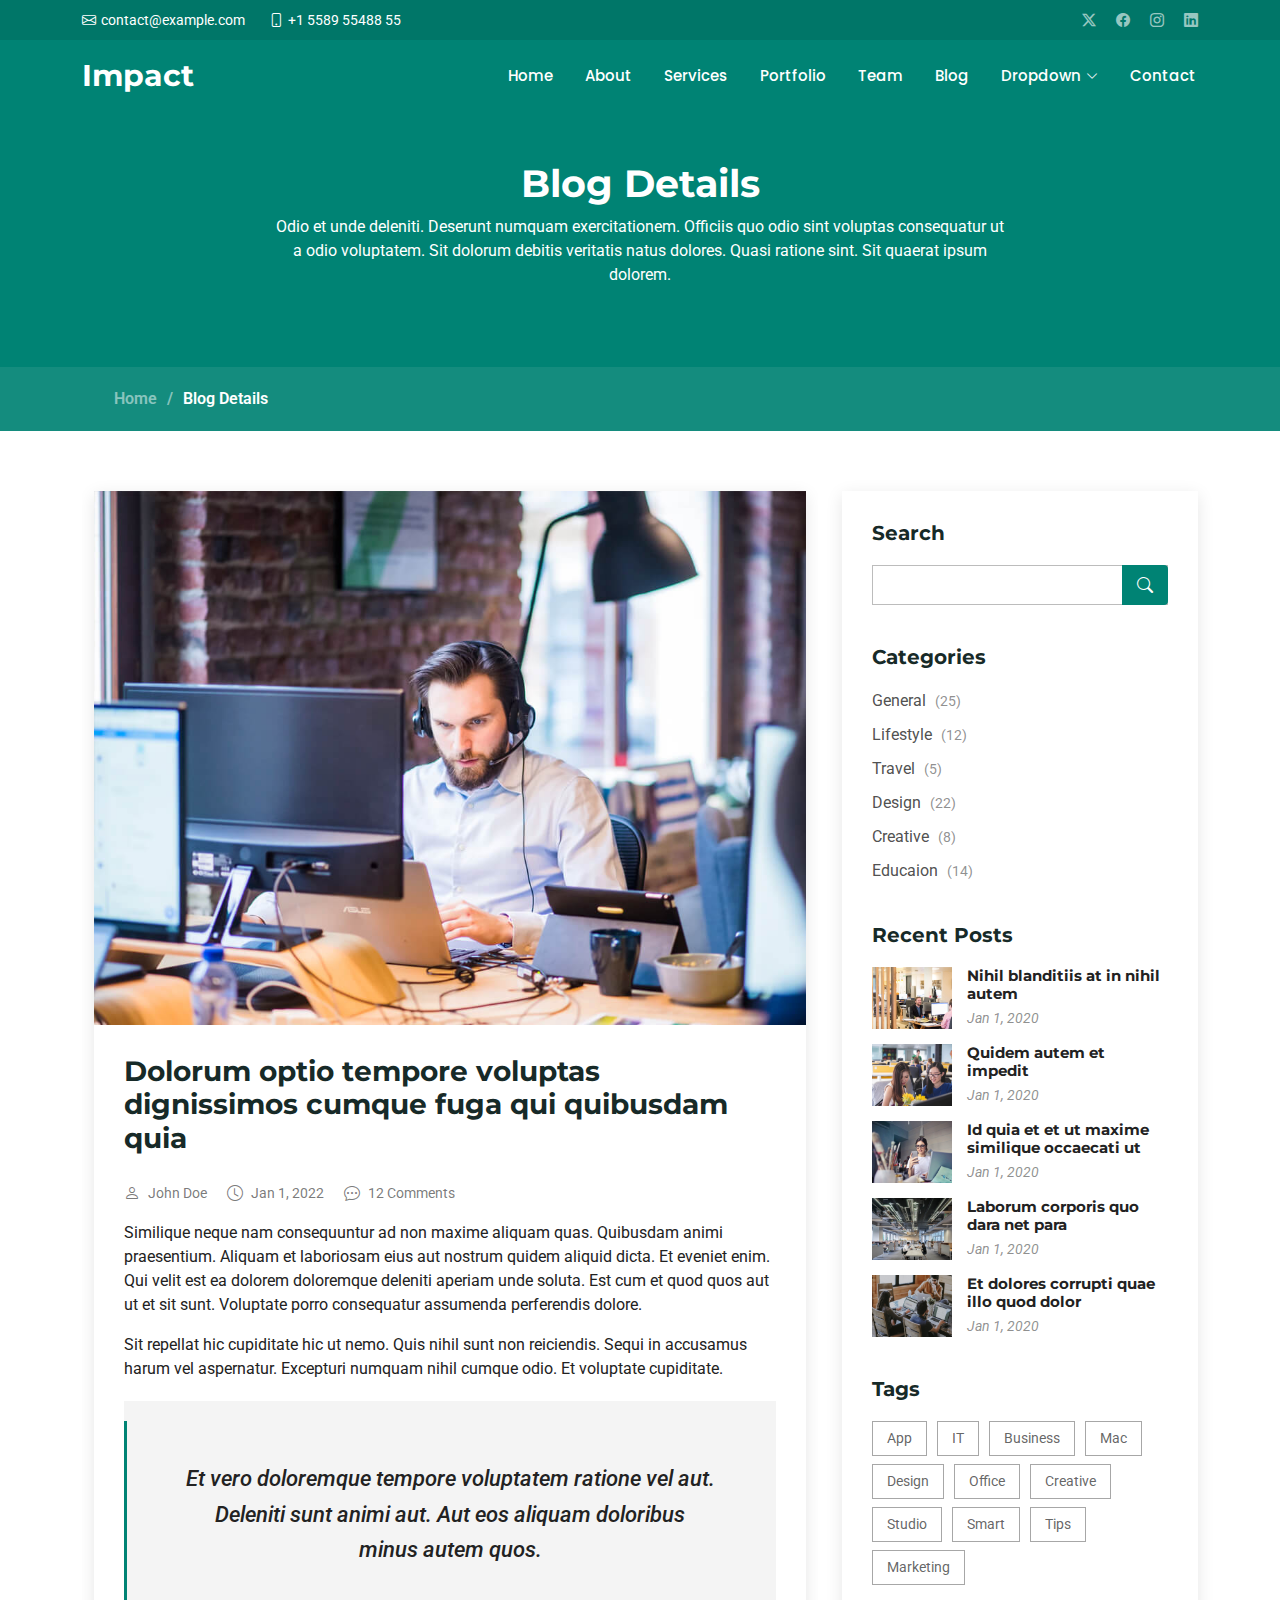
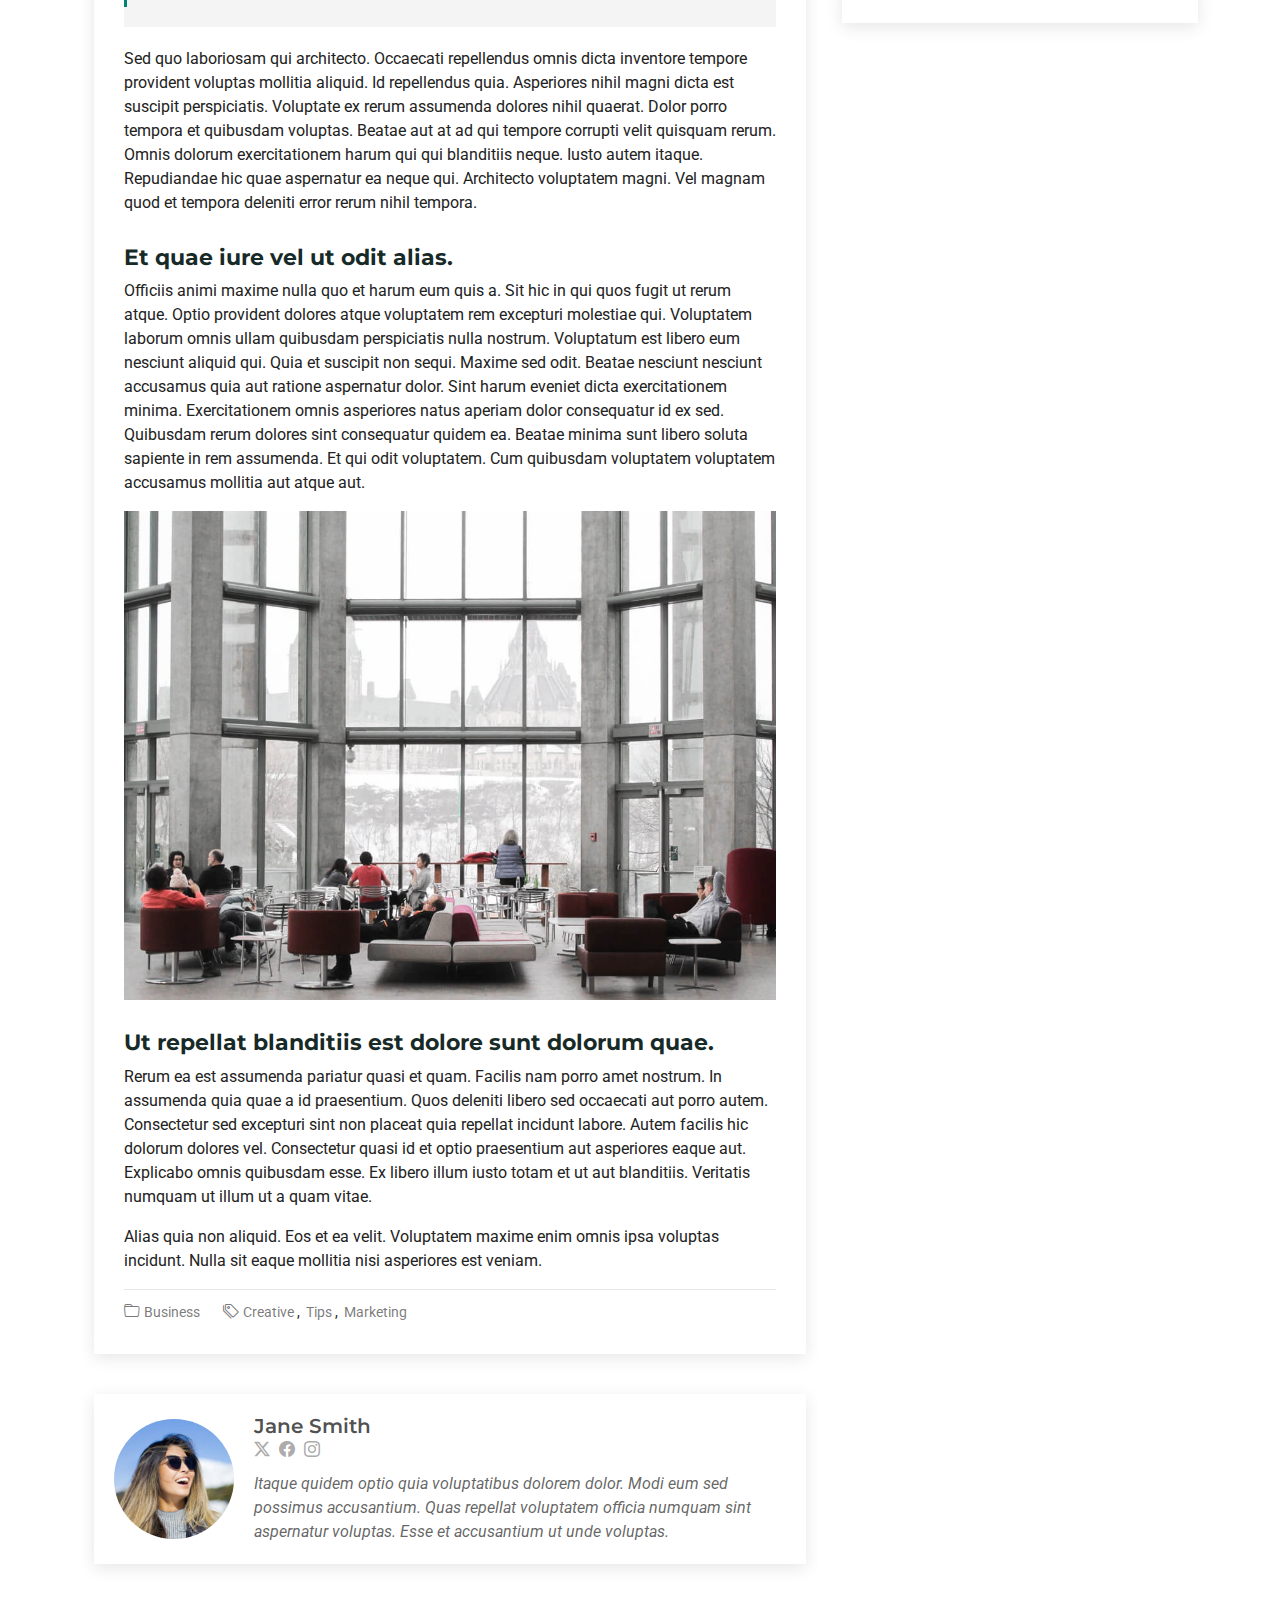
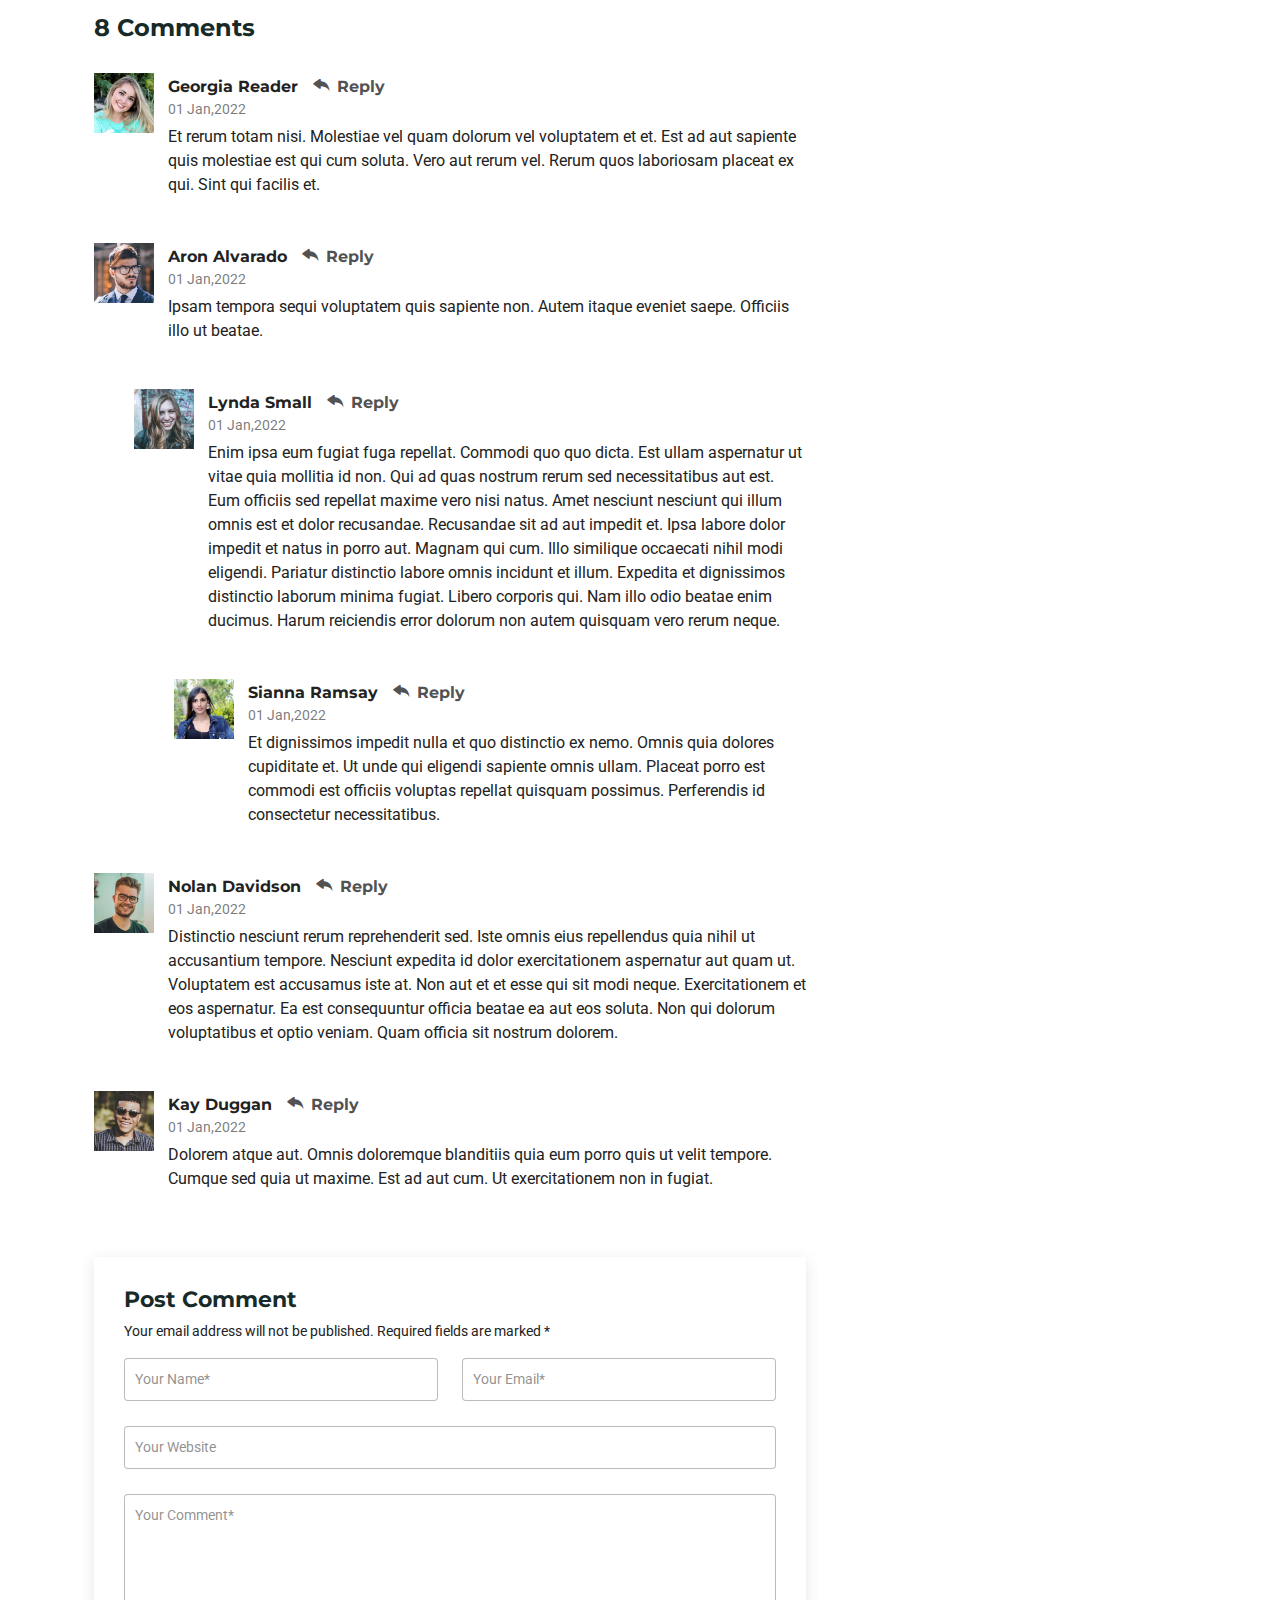
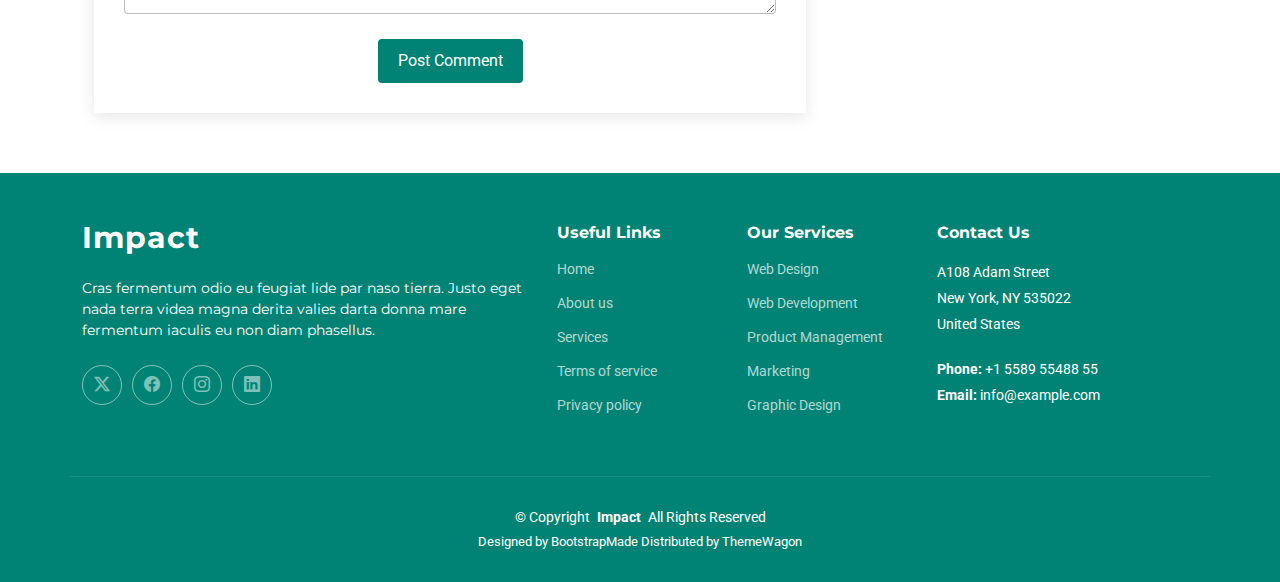
<file: blog-details.html>
<!DOCTYPE html>
<html lang="en">

<head>
  <meta charset="utf-8">
  <meta content="width=device-width, initial-scale=1.0" name="viewport">
  <title>Blog Details - Impact Bootstrap Template</title>
  <meta name="description" content="">
  <meta name="keywords" content="">

  <!-- Favicons -->
  <link href="assets/img/favicon.png" rel="icon">
  <link href="assets/img/apple-touch-icon.png" rel="apple-touch-icon">

  <!-- Fonts -->
  <link href="https://fonts.googleapis.com" rel="preconnect">
  <link href="https://fonts.gstatic.com" rel="preconnect" crossorigin>
  <link href="https://fonts.googleapis.com/css2?family=Roboto:ital,wght@0,100;0,300;0,400;0,500;0,700;0,900;1,100;1,300;1,400;1,500;1,700;1,900&family=Montserrat:ital,wght@0,100;0,200;0,300;0,400;0,500;0,600;0,700;0,800;0,900;1,100;1,200;1,300;1,400;1,500;1,600;1,700;1,800;1,900&family=Poppins:ital,wght@0,100;0,200;0,300;0,400;0,500;0,600;0,700;0,800;0,900;1,100;1,200;1,300;1,400;1,500;1,600;1,700;1,800;1,900&display=swap" rel="stylesheet">

  <!-- Vendor CSS Files -->
  <link href="assets/vendor/bootstrap/css/bootstrap.min.css" rel="stylesheet">
  <link href="assets/vendor/bootstrap-icons/bootstrap-icons.css" rel="stylesheet">
  <link href="assets/vendor/aos/aos.css" rel="stylesheet">
  <link href="assets/vendor/glightbox/css/glightbox.min.css" rel="stylesheet">
  <link href="assets/vendor/swiper/swiper-bundle.min.css" rel="stylesheet">

  <!-- Main CSS File -->
  <link href="assets/css/main.css" rel="stylesheet">

  <!-- =======================================================
  * Template Name: Impact
  * Template URL: https://bootstrapmade.com/impact-bootstrap-business-website-template/
  * Updated: Aug 07 2024 with Bootstrap v5.3.3
  * Author: BootstrapMade.com
  * License: https://bootstrapmade.com/license/
  ======================================================== -->
</head>

<body class="blog-details-page">

  <header id="header" class="header fixed-top">

    <div class="topbar d-flex align-items-center">
      <div class="container d-flex justify-content-center justify-content-md-between">
        <div class="contact-info d-flex align-items-center">
          <i class="bi bi-envelope d-flex align-items-center"><a href="mailto:contact@example.com">contact@example.com</a></i>
          <i class="bi bi-phone d-flex align-items-center ms-4"><span>+1 5589 55488 55</span></i>
        </div>
        <div class="social-links d-none d-md-flex align-items-center">
          <a href="#" class="twitter"><i class="bi bi-twitter-x"></i></a>
          <a href="#" class="facebook"><i class="bi bi-facebook"></i></a>
          <a href="#" class="instagram"><i class="bi bi-instagram"></i></a>
          <a href="#" class="linkedin"><i class="bi bi-linkedin"></i></a>
        </div>
      </div>
    </div><!-- End Top Bar -->

    <div class="branding d-flex align-items-cente">

      <div class="container position-relative d-flex align-items-center justify-content-between">
        <a href="index.html" class="logo d-flex align-items-center">
          <!-- Uncomment the line below if you also wish to use an image logo -->
          <!-- <img src="assets/img/logo.png" alt=""> -->
          <h1 class="sitename">Impact</h1>
          <span>.</span>
        </a>

        <nav id="navmenu" class="navmenu">
          <ul>
            <li><a href="#hero">Home<br></a></li>
            <li><a href="#about">About</a></li>
            <li><a href="#services">Services</a></li>
            <li><a href="#portfolio">Portfolio</a></li>
            <li><a href="#team">Team</a></li>
            <li><a href="blog.html">Blog</a></li>
            <li class="dropdown"><a href="#"><span>Dropdown</span> <i class="bi bi-chevron-down toggle-dropdown"></i></a>
              <ul>
                <li><a href="#">Dropdown 1</a></li>
                <li class="dropdown"><a href="#"><span>Deep Dropdown</span> <i class="bi bi-chevron-down toggle-dropdown"></i></a>
                  <ul>
                    <li><a href="#">Deep Dropdown 1</a></li>
                    <li><a href="#">Deep Dropdown 2</a></li>
                    <li><a href="#">Deep Dropdown 3</a></li>
                    <li><a href="#">Deep Dropdown 4</a></li>
                    <li><a href="#">Deep Dropdown 5</a></li>
                  </ul>
                </li>
                <li><a href="#">Dropdown 2</a></li>
                <li><a href="#">Dropdown 3</a></li>
                <li><a href="#">Dropdown 4</a></li>
              </ul>
            </li>
            <li><a href="#contact">Contact</a></li>
          </ul>
          <i class="mobile-nav-toggle d-xl-none bi bi-list"></i>
        </nav>

      </div>

    </div>

  </header>

  <main class="main">

    <!-- Page Title -->
    <div class="page-title">
      <div class="heading">
        <div class="container">
          <div class="row d-flex justify-content-center text-center">
            <div class="col-lg-8">
              <h1>Blog Details</h1>
              <p class="mb-0">Odio et unde deleniti. Deserunt numquam exercitationem. Officiis quo odio sint voluptas consequatur ut a odio voluptatem. Sit dolorum debitis veritatis natus dolores. Quasi ratione sint. Sit quaerat ipsum dolorem.</p>
            </div>
          </div>
        </div>
      </div>
      <nav class="breadcrumbs">
        <div class="container">
          <ol>
            <li><a href="index.html">Home</a></li>
            <li class="current">Blog Details</li>
          </ol>
        </div>
      </nav>
    </div><!-- End Page Title -->

    <div class="container">
      <div class="row">

        <div class="col-lg-8">

          <!-- Blog Details Section -->
          <section id="blog-details" class="blog-details section">
            <div class="container">

              <article class="article">

                <div class="post-img">
                  <img src="assets/img/blog/blog-1.jpg" alt="" class="img-fluid">
                </div>

                <h2 class="title">Dolorum optio tempore voluptas dignissimos cumque fuga qui quibusdam quia</h2>

                <div class="meta-top">
                  <ul>
                    <li class="d-flex align-items-center"><i class="bi bi-person"></i> <a href="blog-details.html">John Doe</a></li>
                    <li class="d-flex align-items-center"><i class="bi bi-clock"></i> <a href="blog-details.html"><time datetime="2020-01-01">Jan 1, 2022</time></a></li>
                    <li class="d-flex align-items-center"><i class="bi bi-chat-dots"></i> <a href="blog-details.html">12 Comments</a></li>
                  </ul>
                </div><!-- End meta top -->

                <div class="content">
                  <p>
                    Similique neque nam consequuntur ad non maxime aliquam quas. Quibusdam animi praesentium. Aliquam et laboriosam eius aut nostrum quidem aliquid dicta.
                    Et eveniet enim. Qui velit est ea dolorem doloremque deleniti aperiam unde soluta. Est cum et quod quos aut ut et sit sunt. Voluptate porro consequatur assumenda perferendis dolore.
                  </p>

                  <p>
                    Sit repellat hic cupiditate hic ut nemo. Quis nihil sunt non reiciendis. Sequi in accusamus harum vel aspernatur. Excepturi numquam nihil cumque odio. Et voluptate cupiditate.
                  </p>

                  <blockquote>
                    <p>
                      Et vero doloremque tempore voluptatem ratione vel aut. Deleniti sunt animi aut. Aut eos aliquam doloribus minus autem quos.
                    </p>
                  </blockquote>

                  <p>
                    Sed quo laboriosam qui architecto. Occaecati repellendus omnis dicta inventore tempore provident voluptas mollitia aliquid. Id repellendus quia. Asperiores nihil magni dicta est suscipit perspiciatis. Voluptate ex rerum assumenda dolores nihil quaerat.
                    Dolor porro tempora et quibusdam voluptas. Beatae aut at ad qui tempore corrupti velit quisquam rerum. Omnis dolorum exercitationem harum qui qui blanditiis neque.
                    Iusto autem itaque. Repudiandae hic quae aspernatur ea neque qui. Architecto voluptatem magni. Vel magnam quod et tempora deleniti error rerum nihil tempora.
                  </p>

                  <h3>Et quae iure vel ut odit alias.</h3>
                  <p>
                    Officiis animi maxime nulla quo et harum eum quis a. Sit hic in qui quos fugit ut rerum atque. Optio provident dolores atque voluptatem rem excepturi molestiae qui. Voluptatem laborum omnis ullam quibusdam perspiciatis nulla nostrum. Voluptatum est libero eum nesciunt aliquid qui.
                    Quia et suscipit non sequi. Maxime sed odit. Beatae nesciunt nesciunt accusamus quia aut ratione aspernatur dolor. Sint harum eveniet dicta exercitationem minima. Exercitationem omnis asperiores natus aperiam dolor consequatur id ex sed. Quibusdam rerum dolores sint consequatur quidem ea.
                    Beatae minima sunt libero soluta sapiente in rem assumenda. Et qui odit voluptatem. Cum quibusdam voluptatem voluptatem accusamus mollitia aut atque aut.
                  </p>
                  <img src="assets/img/blog/blog-inside-post.jpg" class="img-fluid" alt="">

                  <h3>Ut repellat blanditiis est dolore sunt dolorum quae.</h3>
                  <p>
                    Rerum ea est assumenda pariatur quasi et quam. Facilis nam porro amet nostrum. In assumenda quia quae a id praesentium. Quos deleniti libero sed occaecati aut porro autem. Consectetur sed excepturi sint non placeat quia repellat incidunt labore. Autem facilis hic dolorum dolores vel.
                    Consectetur quasi id et optio praesentium aut asperiores eaque aut. Explicabo omnis quibusdam esse. Ex libero illum iusto totam et ut aut blanditiis. Veritatis numquam ut illum ut a quam vitae.
                  </p>
                  <p>
                    Alias quia non aliquid. Eos et ea velit. Voluptatem maxime enim omnis ipsa voluptas incidunt. Nulla sit eaque mollitia nisi asperiores est veniam.
                  </p>

                </div><!-- End post content -->

                <div class="meta-bottom">
                  <i class="bi bi-folder"></i>
                  <ul class="cats">
                    <li><a href="#">Business</a></li>
                  </ul>

                  <i class="bi bi-tags"></i>
                  <ul class="tags">
                    <li><a href="#">Creative</a></li>
                    <li><a href="#">Tips</a></li>
                    <li><a href="#">Marketing</a></li>
                  </ul>
                </div><!-- End meta bottom -->

              </article>

            </div>
          </section><!-- /Blog Details Section -->

          <!-- Blog Author Section -->
          <section id="blog-author" class="blog-author section">

            <div class="container">
              <div class="author-container d-flex align-items-center">
                <img src="assets/img/blog/blog-author.jpg" class="rounded-circle flex-shrink-0" alt="">
                <div>
                  <h4>Jane Smith</h4>
                  <div class="social-links">
                    <a href="https://x.com/#"><i class="bi bi-twitter-x"></i></a>
                    <a href="https://facebook.com/#"><i class="bi bi-facebook"></i></a>
                    <a href="https://instagram.com/#"><i class="biu bi-instagram"></i></a>
                  </div>
                  <p>
                    Itaque quidem optio quia voluptatibus dolorem dolor. Modi eum sed possimus accusantium. Quas repellat voluptatem officia numquam sint aspernatur voluptas. Esse et accusantium ut unde voluptas.
                  </p>
                </div>
              </div>
            </div>

          </section><!-- /Blog Author Section -->

          <!-- Blog Comments Section -->
          <section id="blog-comments" class="blog-comments section">

            <div class="container">

              <h4 class="comments-count">8 Comments</h4>

              <div id="comment-1" class="comment">
                <div class="d-flex">
                  <div class="comment-img"><img src="assets/img/blog/comments-1.jpg" alt=""></div>
                  <div>
                    <h5><a href="">Georgia Reader</a> <a href="#" class="reply"><i class="bi bi-reply-fill"></i> Reply</a></h5>
                    <time datetime="2020-01-01">01 Jan,2022</time>
                    <p>
                      Et rerum totam nisi. Molestiae vel quam dolorum vel voluptatem et et. Est ad aut sapiente quis molestiae est qui cum soluta.
                      Vero aut rerum vel. Rerum quos laboriosam placeat ex qui. Sint qui facilis et.
                    </p>
                  </div>
                </div>
              </div><!-- End comment #1 -->

              <div id="comment-2" class="comment">
                <div class="d-flex">
                  <div class="comment-img"><img src="assets/img/blog/comments-2.jpg" alt=""></div>
                  <div>
                    <h5><a href="">Aron Alvarado</a> <a href="#" class="reply"><i class="bi bi-reply-fill"></i> Reply</a></h5>
                    <time datetime="2020-01-01">01 Jan,2022</time>
                    <p>
                      Ipsam tempora sequi voluptatem quis sapiente non. Autem itaque eveniet saepe. Officiis illo ut beatae.
                    </p>
                  </div>
                </div>

                <div id="comment-reply-1" class="comment comment-reply">
                  <div class="d-flex">
                    <div class="comment-img"><img src="assets/img/blog/comments-3.jpg" alt=""></div>
                    <div>
                      <h5><a href="">Lynda Small</a> <a href="#" class="reply"><i class="bi bi-reply-fill"></i> Reply</a></h5>
                      <time datetime="2020-01-01">01 Jan,2022</time>
                      <p>
                        Enim ipsa eum fugiat fuga repellat. Commodi quo quo dicta. Est ullam aspernatur ut vitae quia mollitia id non. Qui ad quas nostrum rerum sed necessitatibus aut est. Eum officiis sed repellat maxime vero nisi natus. Amet nesciunt nesciunt qui illum omnis est et dolor recusandae.

                        Recusandae sit ad aut impedit et. Ipsa labore dolor impedit et natus in porro aut. Magnam qui cum. Illo similique occaecati nihil modi eligendi. Pariatur distinctio labore omnis incidunt et illum. Expedita et dignissimos distinctio laborum minima fugiat.

                        Libero corporis qui. Nam illo odio beatae enim ducimus. Harum reiciendis error dolorum non autem quisquam vero rerum neque.
                      </p>
                    </div>
                  </div>

                  <div id="comment-reply-2" class="comment comment-reply">
                    <div class="d-flex">
                      <div class="comment-img"><img src="assets/img/blog/comments-4.jpg" alt=""></div>
                      <div>
                        <h5><a href="">Sianna Ramsay</a> <a href="#" class="reply"><i class="bi bi-reply-fill"></i> Reply</a></h5>
                        <time datetime="2020-01-01">01 Jan,2022</time>
                        <p>
                          Et dignissimos impedit nulla et quo distinctio ex nemo. Omnis quia dolores cupiditate et. Ut unde qui eligendi sapiente omnis ullam. Placeat porro est commodi est officiis voluptas repellat quisquam possimus. Perferendis id consectetur necessitatibus.
                        </p>
                      </div>
                    </div>

                  </div><!-- End comment reply #2-->

                </div><!-- End comment reply #1-->

              </div><!-- End comment #2-->

              <div id="comment-3" class="comment">
                <div class="d-flex">
                  <div class="comment-img"><img src="assets/img/blog/comments-5.jpg" alt=""></div>
                  <div>
                    <h5><a href="">Nolan Davidson</a> <a href="#" class="reply"><i class="bi bi-reply-fill"></i> Reply</a></h5>
                    <time datetime="2020-01-01">01 Jan,2022</time>
                    <p>
                      Distinctio nesciunt rerum reprehenderit sed. Iste omnis eius repellendus quia nihil ut accusantium tempore. Nesciunt expedita id dolor exercitationem aspernatur aut quam ut. Voluptatem est accusamus iste at.
                      Non aut et et esse qui sit modi neque. Exercitationem et eos aspernatur. Ea est consequuntur officia beatae ea aut eos soluta. Non qui dolorum voluptatibus et optio veniam. Quam officia sit nostrum dolorem.
                    </p>
                  </div>
                </div>

              </div><!-- End comment #3 -->

              <div id="comment-4" class="comment">
                <div class="d-flex">
                  <div class="comment-img"><img src="assets/img/blog/comments-6.jpg" alt=""></div>
                  <div>
                    <h5><a href="">Kay Duggan</a> <a href="#" class="reply"><i class="bi bi-reply-fill"></i> Reply</a></h5>
                    <time datetime="2020-01-01">01 Jan,2022</time>
                    <p>
                      Dolorem atque aut. Omnis doloremque blanditiis quia eum porro quis ut velit tempore. Cumque sed quia ut maxime. Est ad aut cum. Ut exercitationem non in fugiat.
                    </p>
                  </div>
                </div>

              </div><!-- End comment #4 -->

            </div>

          </section><!-- /Blog Comments Section -->

          <!-- Comment Form Section -->
          <section id="comment-form" class="comment-form section">
            <div class="container">

              <form action="">

                <h4>Post Comment</h4>
                <p>Your email address will not be published. Required fields are marked * </p>
                <div class="row">
                  <div class="col-md-6 form-group">
                    <input name="name" type="text" class="form-control" placeholder="Your Name*">
                  </div>
                  <div class="col-md-6 form-group">
                    <input name="email" type="text" class="form-control" placeholder="Your Email*">
                  </div>
                </div>
                <div class="row">
                  <div class="col form-group">
                    <input name="website" type="text" class="form-control" placeholder="Your Website">
                  </div>
                </div>
                <div class="row">
                  <div class="col form-group">
                    <textarea name="comment" class="form-control" placeholder="Your Comment*"></textarea>
                  </div>
                </div>

                <div class="text-center">
                  <button type="submit" class="btn btn-primary">Post Comment</button>
                </div>

              </form>

            </div>
          </section><!-- /Comment Form Section -->

        </div>

        <div class="col-lg-4 sidebar">

          <div class="widgets-container">

            <!-- Search Widget -->
            <div class="search-widget widget-item">

              <h3 class="widget-title">Search</h3>
              <form action="">
                <input type="text">
                <button type="submit" title="Search"><i class="bi bi-search"></i></button>
              </form>

            </div><!--/Search Widget -->

            <!-- Categories Widget -->
            <div class="categories-widget widget-item">

              <h3 class="widget-title">Categories</h3>
              <ul class="mt-3">
                <li><a href="#">General <span>(25)</span></a></li>
                <li><a href="#">Lifestyle <span>(12)</span></a></li>
                <li><a href="#">Travel <span>(5)</span></a></li>
                <li><a href="#">Design <span>(22)</span></a></li>
                <li><a href="#">Creative <span>(8)</span></a></li>
                <li><a href="#">Educaion <span>(14)</span></a></li>
              </ul>

            </div><!--/Categories Widget -->

            <!-- Recent Posts Widget -->
            <div class="recent-posts-widget widget-item">

              <h3 class="widget-title">Recent Posts</h3>

              <div class="post-item">
                <img src="assets/img/blog/blog-recent-1.jpg" alt="" class="flex-shrink-0">
                <div>
                  <h4><a href="blog-details.html">Nihil blanditiis at in nihil autem</a></h4>
                  <time datetime="2020-01-01">Jan 1, 2020</time>
                </div>
              </div><!-- End recent post item-->

              <div class="post-item">
                <img src="assets/img/blog/blog-recent-2.jpg" alt="" class="flex-shrink-0">
                <div>
                  <h4><a href="blog-details.html">Quidem autem et impedit</a></h4>
                  <time datetime="2020-01-01">Jan 1, 2020</time>
                </div>
              </div><!-- End recent post item-->

              <div class="post-item">
                <img src="assets/img/blog/blog-recent-3.jpg" alt="" class="flex-shrink-0">
                <div>
                  <h4><a href="blog-details.html">Id quia et et ut maxime similique occaecati ut</a></h4>
                  <time datetime="2020-01-01">Jan 1, 2020</time>
                </div>
              </div><!-- End recent post item-->

              <div class="post-item">
                <img src="assets/img/blog/blog-recent-4.jpg" alt="" class="flex-shrink-0">
                <div>
                  <h4><a href="blog-details.html">Laborum corporis quo dara net para</a></h4>
                  <time datetime="2020-01-01">Jan 1, 2020</time>
                </div>
              </div><!-- End recent post item-->

              <div class="post-item">
                <img src="assets/img/blog/blog-recent-5.jpg" alt="" class="flex-shrink-0">
                <div>
                  <h4><a href="blog-details.html">Et dolores corrupti quae illo quod dolor</a></h4>
                  <time datetime="2020-01-01">Jan 1, 2020</time>
                </div>
              </div><!-- End recent post item-->

            </div><!--/Recent Posts Widget -->

            <!-- Tags Widget -->
            <div class="tags-widget widget-item">

              <h3 class="widget-title">Tags</h3>
              <ul>
                <li><a href="#">App</a></li>
                <li><a href="#">IT</a></li>
                <li><a href="#">Business</a></li>
                <li><a href="#">Mac</a></li>
                <li><a href="#">Design</a></li>
                <li><a href="#">Office</a></li>
                <li><a href="#">Creative</a></li>
                <li><a href="#">Studio</a></li>
                <li><a href="#">Smart</a></li>
                <li><a href="#">Tips</a></li>
                <li><a href="#">Marketing</a></li>
              </ul>

            </div><!--/Tags Widget -->

          </div>

        </div>

      </div>
    </div>

  </main>

  <footer id="footer" class="footer accent-background">

    <div class="container footer-top">
      <div class="row gy-4">
        <div class="col-lg-5 col-md-12 footer-about">
          <a href="index.html" class="logo d-flex align-items-center">
            <span class="sitename">Impact</span>
          </a>
          <p>Cras fermentum odio eu feugiat lide par naso tierra. Justo eget nada terra videa magna derita valies darta donna mare fermentum iaculis eu non diam phasellus.</p>
          <div class="social-links d-flex mt-4">
            <a href=""><i class="bi bi-twitter-x"></i></a>
            <a href=""><i class="bi bi-facebook"></i></a>
            <a href=""><i class="bi bi-instagram"></i></a>
            <a href=""><i class="bi bi-linkedin"></i></a>
          </div>
        </div>

        <div class="col-lg-2 col-6 footer-links">
          <h4>Useful Links</h4>
          <ul>
            <li><a href="#">Home</a></li>
            <li><a href="#">About us</a></li>
            <li><a href="#">Services</a></li>
            <li><a href="#">Terms of service</a></li>
            <li><a href="#">Privacy policy</a></li>
          </ul>
        </div>

        <div class="col-lg-2 col-6 footer-links">
          <h4>Our Services</h4>
          <ul>
            <li><a href="#">Web Design</a></li>
            <li><a href="#">Web Development</a></li>
            <li><a href="#">Product Management</a></li>
            <li><a href="#">Marketing</a></li>
            <li><a href="#">Graphic Design</a></li>
          </ul>
        </div>

        <div class="col-lg-3 col-md-12 footer-contact text-center text-md-start">
          <h4>Contact Us</h4>
          <p>A108 Adam Street</p>
          <p>New York, NY 535022</p>
          <p>United States</p>
          <p class="mt-4"><strong>Phone:</strong> <span>+1 5589 55488 55</span></p>
          <p><strong>Email:</strong> <span>info@example.com</span></p>
        </div>

      </div>
    </div>

    <div class="container copyright text-center mt-4">
      <p>© <span>Copyright</span> <strong class="px-1 sitename">Impact</strong> <span>All Rights Reserved</span></p>
      <div class="credits">
        <!-- All the links in the footer should remain intact. -->
        <!-- You can delete the links only if you've purchased the pro version. -->
        <!-- Licensing information: https://bootstrapmade.com/license/ -->
        <!-- Purchase the pro version with working PHP/AJAX contact form: [buy-url] -->
        Designed by <a href="https://bootstrapmade.com/">BootstrapMade</a> Distributed by <a href="https://themewagon.com">ThemeWagon</a>
      </div>
    </div>

  </footer>

  <!-- Scroll Top -->
  <a href="#" id="scroll-top" class="scroll-top d-flex align-items-center justify-content-center"><i class="bi bi-arrow-up-short"></i></a>

  <!-- Preloader -->
  <div id="preloader"></div>

  <!-- Vendor JS Files -->
  <script src="assets/vendor/bootstrap/js/bootstrap.bundle.min.js"></script>
  <script src="assets/vendor/php-email-form/validate.js"></script>
  <script src="assets/vendor/aos/aos.js"></script>
  <script src="assets/vendor/glightbox/js/glightbox.min.js"></script>
  <script src="assets/vendor/swiper/swiper-bundle.min.js"></script>
  <script src="assets/vendor/purecounter/purecounter_vanilla.js"></script>
  <script src="assets/vendor/imagesloaded/imagesloaded.pkgd.min.js"></script>
  <script src="assets/vendor/isotope-layout/isotope.pkgd.min.js"></script>

  <!-- Main JS File -->
  <script src="assets/js/main.js"></script>

</body>

</html>
</file>
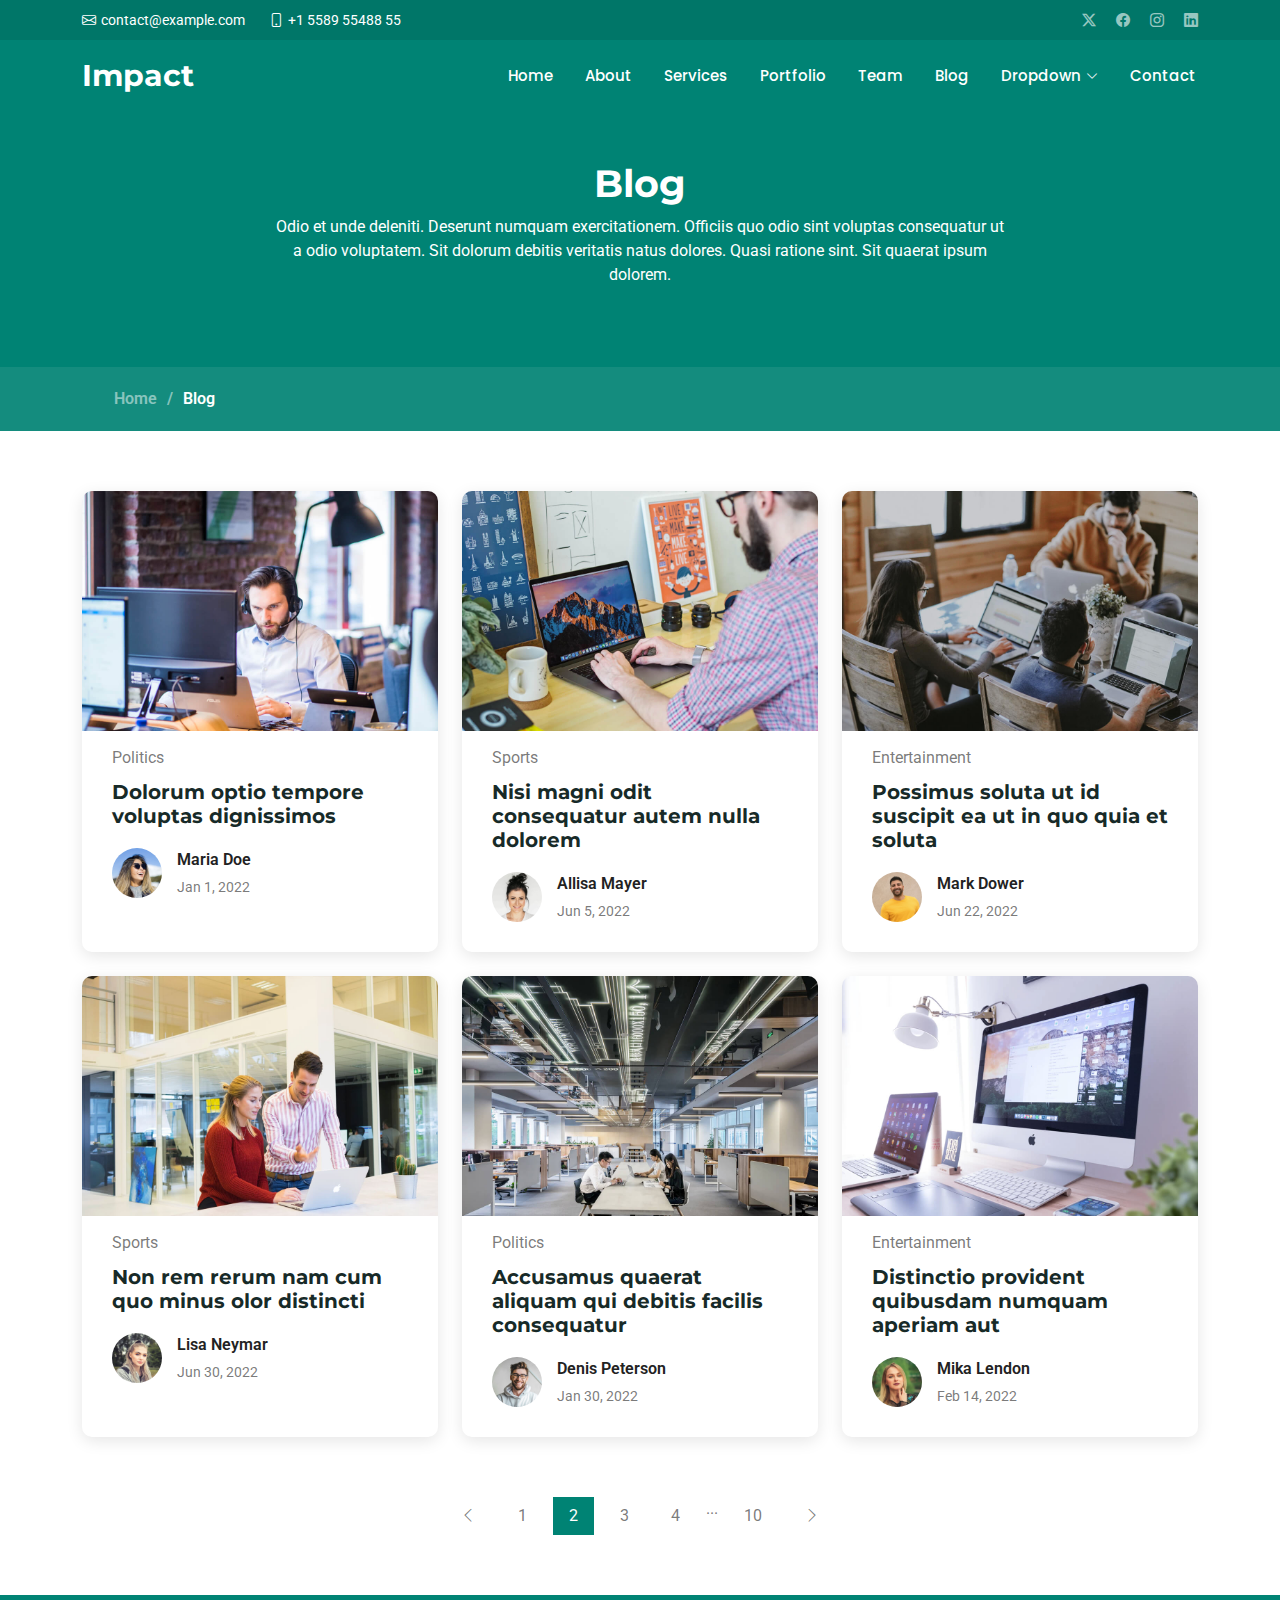
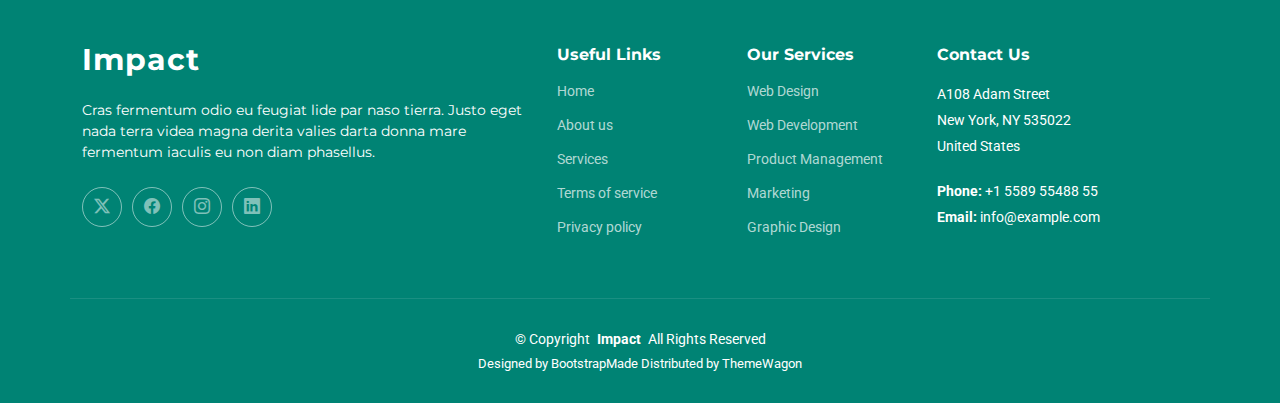
<file: blog.html>
<!DOCTYPE html>
<html lang="en">

<head>
  <meta charset="utf-8">
  <meta content="width=device-width, initial-scale=1.0" name="viewport">
  <title>Blog - Impact Bootstrap Template</title>
  <meta name="description" content="">
  <meta name="keywords" content="">

  <!-- Favicons -->
  <link href="assets/img/favicon.png" rel="icon">
  <link href="assets/img/apple-touch-icon.png" rel="apple-touch-icon">

  <!-- Fonts -->
  <link href="https://fonts.googleapis.com" rel="preconnect">
  <link href="https://fonts.gstatic.com" rel="preconnect" crossorigin>
  <link href="https://fonts.googleapis.com/css2?family=Roboto:ital,wght@0,100;0,300;0,400;0,500;0,700;0,900;1,100;1,300;1,400;1,500;1,700;1,900&family=Montserrat:ital,wght@0,100;0,200;0,300;0,400;0,500;0,600;0,700;0,800;0,900;1,100;1,200;1,300;1,400;1,500;1,600;1,700;1,800;1,900&family=Poppins:ital,wght@0,100;0,200;0,300;0,400;0,500;0,600;0,700;0,800;0,900;1,100;1,200;1,300;1,400;1,500;1,600;1,700;1,800;1,900&display=swap" rel="stylesheet">

  <!-- Vendor CSS Files -->
  <link href="assets/vendor/bootstrap/css/bootstrap.min.css" rel="stylesheet">
  <link href="assets/vendor/bootstrap-icons/bootstrap-icons.css" rel="stylesheet">
  <link href="assets/vendor/aos/aos.css" rel="stylesheet">
  <link href="assets/vendor/glightbox/css/glightbox.min.css" rel="stylesheet">
  <link href="assets/vendor/swiper/swiper-bundle.min.css" rel="stylesheet">

  <!-- Main CSS File -->
  <link href="assets/css/main.css" rel="stylesheet">

  <!-- =======================================================
  * Template Name: Impact
  * Template URL: https://bootstrapmade.com/impact-bootstrap-business-website-template/
  * Updated: Aug 07 2024 with Bootstrap v5.3.3
  * Author: BootstrapMade.com
  * License: https://bootstrapmade.com/license/
  ======================================================== -->
</head>

<body class="blog-page">

  <header id="header" class="header fixed-top">

    <div class="topbar d-flex align-items-center">
      <div class="container d-flex justify-content-center justify-content-md-between">
        <div class="contact-info d-flex align-items-center">
          <i class="bi bi-envelope d-flex align-items-center"><a href="mailto:contact@example.com">contact@example.com</a></i>
          <i class="bi bi-phone d-flex align-items-center ms-4"><span>+1 5589 55488 55</span></i>
        </div>
        <div class="social-links d-none d-md-flex align-items-center">
          <a href="#" class="twitter"><i class="bi bi-twitter-x"></i></a>
          <a href="#" class="facebook"><i class="bi bi-facebook"></i></a>
          <a href="#" class="instagram"><i class="bi bi-instagram"></i></a>
          <a href="#" class="linkedin"><i class="bi bi-linkedin"></i></a>
        </div>
      </div>
    </div><!-- End Top Bar -->

    <div class="branding d-flex align-items-cente">

      <div class="container position-relative d-flex align-items-center justify-content-between">
        <a href="index.html" class="logo d-flex align-items-center">
          <!-- Uncomment the line below if you also wish to use an image logo -->
          <!-- <img src="assets/img/logo.png" alt=""> -->
          <h1 class="sitename">Impact</h1>
          <span>.</span>
        </a>

        <nav id="navmenu" class="navmenu">
          <ul>
            <li><a href="#hero">Home<br></a></li>
            <li><a href="#about">About</a></li>
            <li><a href="#services">Services</a></li>
            <li><a href="#portfolio">Portfolio</a></li>
            <li><a href="#team">Team</a></li>
            <li><a href="blog.html" class="active">Blog</a></li>
            <li class="dropdown"><a href="#"><span>Dropdown</span> <i class="bi bi-chevron-down toggle-dropdown"></i></a>
              <ul>
                <li><a href="#">Dropdown 1</a></li>
                <li class="dropdown"><a href="#"><span>Deep Dropdown</span> <i class="bi bi-chevron-down toggle-dropdown"></i></a>
                  <ul>
                    <li><a href="#">Deep Dropdown 1</a></li>
                    <li><a href="#">Deep Dropdown 2</a></li>
                    <li><a href="#">Deep Dropdown 3</a></li>
                    <li><a href="#">Deep Dropdown 4</a></li>
                    <li><a href="#">Deep Dropdown 5</a></li>
                  </ul>
                </li>
                <li><a href="#">Dropdown 2</a></li>
                <li><a href="#">Dropdown 3</a></li>
                <li><a href="#">Dropdown 4</a></li>
              </ul>
            </li>
            <li><a href="#contact">Contact</a></li>
          </ul>
          <i class="mobile-nav-toggle d-xl-none bi bi-list"></i>
        </nav>

      </div>

    </div>

  </header>

  <main class="main">

    <!-- Page Title -->
    <div class="page-title">
      <div class="heading">
        <div class="container">
          <div class="row d-flex justify-content-center text-center">
            <div class="col-lg-8">
              <h1>Blog</h1>
              <p class="mb-0">Odio et unde deleniti. Deserunt numquam exercitationem. Officiis quo odio sint voluptas consequatur ut a odio voluptatem. Sit dolorum debitis veritatis natus dolores. Quasi ratione sint. Sit quaerat ipsum dolorem.</p>
            </div>
          </div>
        </div>
      </div>
      <nav class="breadcrumbs">
        <div class="container">
          <ol>
            <li><a href="index.html">Home</a></li>
            <li class="current">Blog</li>
          </ol>
        </div>
      </nav>
    </div><!-- End Page Title -->

    <!-- Blog Posts Section -->
    <section id="blog-posts" class="blog-posts section">

      <div class="container">
        <div class="row gy-4">

          <div class="col-lg-4">
            <article>

              <div class="post-img">
                <img src="assets/img/blog/blog-1.jpg" alt="" class="img-fluid">
              </div>

              <p class="post-category">Politics</p>

              <h2 class="title">
                <a href="blog-details.html">Dolorum optio tempore voluptas dignissimos</a>
              </h2>

              <div class="d-flex align-items-center">
                <img src="assets/img/blog/blog-author.jpg" alt="" class="img-fluid post-author-img flex-shrink-0">
                <div class="post-meta">
                  <p class="post-author">Maria Doe</p>
                  <p class="post-date">
                    <time datetime="2022-01-01">Jan 1, 2022</time>
                  </p>
                </div>
              </div>

            </article>
          </div><!-- End post list item -->

          <div class="col-lg-4">
            <article>

              <div class="post-img">
                <img src="assets/img/blog/blog-2.jpg" alt="" class="img-fluid">
              </div>

              <p class="post-category">Sports</p>

              <h2 class="title">
                <a href="blog-details.html">Nisi magni odit consequatur autem nulla dolorem</a>
              </h2>

              <div class="d-flex align-items-center">
                <img src="assets/img/blog/blog-author-2.jpg" alt="" class="img-fluid post-author-img flex-shrink-0">
                <div class="post-meta">
                  <p class="post-author">Allisa Mayer</p>
                  <p class="post-date">
                    <time datetime="2022-01-01">Jun 5, 2022</time>
                  </p>
                </div>
              </div>

            </article>
          </div><!-- End post list item -->

          <div class="col-lg-4">
            <article>

              <div class="post-img">
                <img src="assets/img/blog/blog-3.jpg" alt="" class="img-fluid">
              </div>

              <p class="post-category">Entertainment</p>

              <h2 class="title">
                <a href="blog-details.html">Possimus soluta ut id suscipit ea ut in quo quia et soluta</a>
              </h2>

              <div class="d-flex align-items-center">
                <img src="assets/img/blog/blog-author-3.jpg" alt="" class="img-fluid post-author-img flex-shrink-0">
                <div class="post-meta">
                  <p class="post-author">Mark Dower</p>
                  <p class="post-date">
                    <time datetime="2022-01-01">Jun 22, 2022</time>
                  </p>
                </div>
              </div>

            </article>
          </div><!-- End post list item -->

          <div class="col-lg-4">
            <article>

              <div class="post-img">
                <img src="assets/img/blog/blog-4.jpg" alt="" class="img-fluid">
              </div>

              <p class="post-category">Sports</p>

              <h2 class="title">
                <a href="blog-details.html">Non rem rerum nam cum quo minus olor distincti</a>
              </h2>

              <div class="d-flex align-items-center">
                <img src="assets/img/blog/blog-author-4.jpg" alt="" class="img-fluid post-author-img flex-shrink-0">
                <div class="post-meta">
                  <p class="post-author">Lisa Neymar</p>
                  <p class="post-date">
                    <time datetime="2022-01-01">Jun 30, 2022</time>
                  </p>
                </div>
              </div>

            </article>
          </div><!-- End post list item -->

          <div class="col-lg-4">
            <article>

              <div class="post-img">
                <img src="assets/img/blog/blog-5.jpg" alt="" class="img-fluid">
              </div>

              <p class="post-category">Politics</p>

              <h2 class="title">
                <a href="blog-details.html">Accusamus quaerat aliquam qui debitis facilis consequatur</a>
              </h2>

              <div class="d-flex align-items-center">
                <img src="assets/img/blog/blog-author-5.jpg" alt="" class="img-fluid post-author-img flex-shrink-0">
                <div class="post-meta">
                  <p class="post-author">Denis Peterson</p>
                  <p class="post-date">
                    <time datetime="2022-01-01">Jan 30, 2022</time>
                  </p>
                </div>
              </div>

            </article>
          </div><!-- End post list item -->

          <div class="col-lg-4">
            <article>

              <div class="post-img">
                <img src="assets/img/blog/blog-6.jpg" alt="" class="img-fluid">
              </div>

              <p class="post-category">Entertainment</p>

              <h2 class="title">
                <a href="blog-details.html">Distinctio provident quibusdam numquam aperiam aut</a>
              </h2>

              <div class="d-flex align-items-center">
                <img src="assets/img/blog/blog-author-6.jpg" alt="" class="img-fluid post-author-img flex-shrink-0">
                <div class="post-meta">
                  <p class="post-author">Mika Lendon</p>
                  <p class="post-date">
                    <time datetime="2022-01-01">Feb 14, 2022</time>
                  </p>
                </div>
              </div>

            </article>
          </div><!-- End post list item -->

        </div>
      </div>

    </section><!-- /Blog Posts Section -->

    <!-- Blog Pagination Section -->
    <section id="blog-pagination" class="blog-pagination section">

      <div class="container">
        <div class="d-flex justify-content-center">
          <ul>
            <li><a href="#"><i class="bi bi-chevron-left"></i></a></li>
            <li><a href="#">1</a></li>
            <li><a href="#" class="active">2</a></li>
            <li><a href="#">3</a></li>
            <li><a href="#">4</a></li>
            <li>...</li>
            <li><a href="#">10</a></li>
            <li><a href="#"><i class="bi bi-chevron-right"></i></a></li>
          </ul>
        </div>
      </div>

    </section><!-- /Blog Pagination Section -->

  </main>

  <footer id="footer" class="footer accent-background">

    <div class="container footer-top">
      <div class="row gy-4">
        <div class="col-lg-5 col-md-12 footer-about">
          <a href="index.html" class="logo d-flex align-items-center">
            <span class="sitename">Impact</span>
          </a>
          <p>Cras fermentum odio eu feugiat lide par naso tierra. Justo eget nada terra videa magna derita valies darta donna mare fermentum iaculis eu non diam phasellus.</p>
          <div class="social-links d-flex mt-4">
            <a href=""><i class="bi bi-twitter-x"></i></a>
            <a href=""><i class="bi bi-facebook"></i></a>
            <a href=""><i class="bi bi-instagram"></i></a>
            <a href=""><i class="bi bi-linkedin"></i></a>
          </div>
        </div>

        <div class="col-lg-2 col-6 footer-links">
          <h4>Useful Links</h4>
          <ul>
            <li><a href="#">Home</a></li>
            <li><a href="#">About us</a></li>
            <li><a href="#">Services</a></li>
            <li><a href="#">Terms of service</a></li>
            <li><a href="#">Privacy policy</a></li>
          </ul>
        </div>

        <div class="col-lg-2 col-6 footer-links">
          <h4>Our Services</h4>
          <ul>
            <li><a href="#">Web Design</a></li>
            <li><a href="#">Web Development</a></li>
            <li><a href="#">Product Management</a></li>
            <li><a href="#">Marketing</a></li>
            <li><a href="#">Graphic Design</a></li>
          </ul>
        </div>

        <div class="col-lg-3 col-md-12 footer-contact text-center text-md-start">
          <h4>Contact Us</h4>
          <p>A108 Adam Street</p>
          <p>New York, NY 535022</p>
          <p>United States</p>
          <p class="mt-4"><strong>Phone:</strong> <span>+1 5589 55488 55</span></p>
          <p><strong>Email:</strong> <span>info@example.com</span></p>
        </div>

      </div>
    </div>

    <div class="container copyright text-center mt-4">
      <p>© <span>Copyright</span> <strong class="px-1 sitename">Impact</strong> <span>All Rights Reserved</span></p>
      <div class="credits">
        <!-- All the links in the footer should remain intact. -->
        <!-- You can delete the links only if you've purchased the pro version. -->
        <!-- Licensing information: https://bootstrapmade.com/license/ -->
        <!-- Purchase the pro version with working PHP/AJAX contact form: [buy-url] -->
        Designed by <a href="https://bootstrapmade.com/">BootstrapMade</a> Distributed by <a href="https://themewagon.com">ThemeWagon</a>
      </div>
    </div>

  </footer>

  <!-- Scroll Top -->
  <a href="#" id="scroll-top" class="scroll-top d-flex align-items-center justify-content-center"><i class="bi bi-arrow-up-short"></i></a>

  <!-- Preloader -->
  <div id="preloader"></div>

  <!-- Vendor JS Files -->
  <script src="assets/vendor/bootstrap/js/bootstrap.bundle.min.js"></script>
  <script src="assets/vendor/php-email-form/validate.js"></script>
  <script src="assets/vendor/aos/aos.js"></script>
  <script src="assets/vendor/glightbox/js/glightbox.min.js"></script>
  <script src="assets/vendor/swiper/swiper-bundle.min.js"></script>
  <script src="assets/vendor/purecounter/purecounter_vanilla.js"></script>
  <script src="assets/vendor/imagesloaded/imagesloaded.pkgd.min.js"></script>
  <script src="assets/vendor/isotope-layout/isotope.pkgd.min.js"></script>

  <!-- Main JS File -->
  <script src="assets/js/main.js"></script>

</body>

</html>
</file>
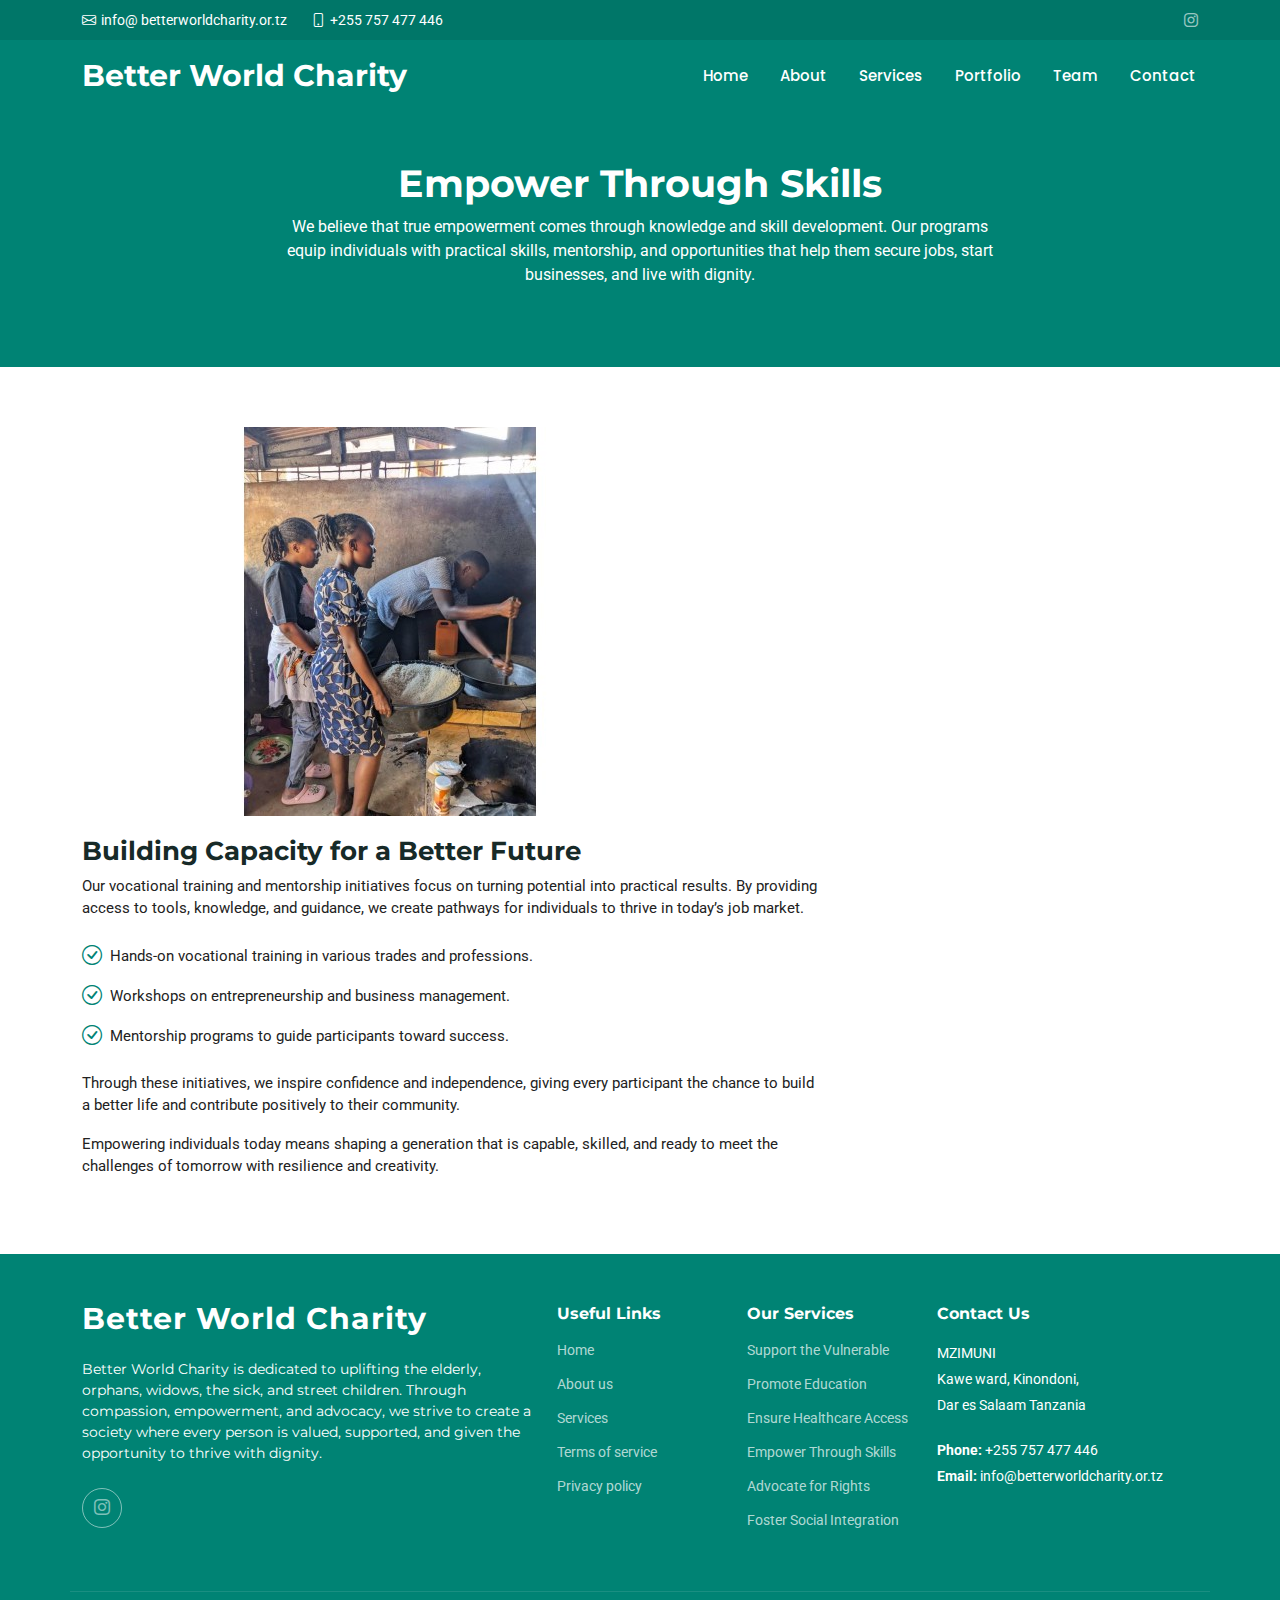
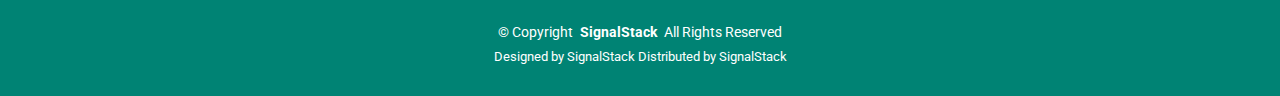
<file: empower_through_skills.html>
<!DOCTYPE html>
<html lang="en">

<head>
  <meta charset="utf-8">
  <meta content="width=device-width, initial-scale=1.0" name="viewport">
  <title>Empower Through Skills - Better World Charity</title>
  <meta name="description" content="">
  <meta name="keywords" content="">

  <!-- Favicons -->
  <link href="assets/img/favicon.png" rel="icon">
  <link href="assets/img/apple-touch-icon.png" rel="apple-touch-icon">

  <!-- Fonts -->
  <link href="https://fonts.googleapis.com" rel="preconnect">
  <link href="https://fonts.gstatic.com" rel="preconnect" crossorigin>
  <link href="https://fonts.googleapis.com/css2?family=Roboto:ital,wght@0,100;0,300;0,400;0,500;0,700;0,900;1,100;1,300;1,400;1,500;1,700;1,900&family=Montserrat:ital,wght@0,100;0,200;0,300;0,400;0,500;0,600;0,700;0,800;0,900;1,100;1,200;1,300;1,400;1,500;1,600;1,700;1,800;1,900&family=Poppins:ital,wght@0,100;0,200;0,300;0,400;0,500;0,600;0,700;0,800;0,900;1,100;1,200;1,300;1,400;1,500;1,600;1,700;1,800;1,900&display=swap" rel="stylesheet">

  <!-- Vendor CSS Files -->
  <link href="assets/vendor/bootstrap/css/bootstrap.min.css" rel="stylesheet">
  <link href="assets/vendor/bootstrap-icons/bootstrap-icons.css" rel="stylesheet">
  <link href="assets/vendor/aos/aos.css" rel="stylesheet">
  <link href="assets/vendor/glightbox/css/glightbox.min.css" rel="stylesheet">
  <link href="assets/vendor/swiper/swiper-bundle.min.css" rel="stylesheet">

  <!-- Main CSS File -->
  <link href="assets/css/main.css" rel="stylesheet">

  <!-- =======================================================
  * Template Name: Impact
  * Template URL: https://bootstrapmade.com/impact-bootstrap-business-website-template/
  * Updated: Aug 07 2024 with Bootstrap v5.3.3
  * Author: BootstrapMade.com
  * License: https://bootstrapmade.com/license/
  ======================================================== -->
</head>

<body class="service-details-page">

  <header id="header" class="header fixed-top">

    <div class="topbar d-flex align-items-center">
      <div class="container d-flex justify-content-center justify-content-md-between">
        <div class="contact-info d-flex align-items-center">
          <i class="bi bi-envelope d-flex align-items-center"><a href="mailto:contact@example.com">info@ betterworldcharity.or.tz</a></i>
          <i class="bi bi-phone d-flex align-items-center ms-4"><span>+255 757 477 446</span></i>
        </div>
        <div class="social-links d-none d-md-flex align-items-center">
         
          <a href="https://www.instagram.com/charitybetterworld?igsh=ODN3M2tzaGlha2g5" class="instagram"><i class="bi bi-instagram"></i></a>
        </div>         
        </div>
      </div>
    </div><!-- End Top Bar -->

    <div class="branding d-flex align-items-cente">

      <div class="container position-relative d-flex align-items-center justify-content-between">
        <a href="index.html" class="logo d-flex align-items-center">
          <!-- Uncomment the line below if you also wish to use an image logo -->
          <!-- <img src="assets/img/logo.png" alt=""> -->
          <h1 class="sitename">Better World Charity</h1>
          <span>.</span>
        </a>

        <nav id="navmenu" class="navmenu">
          <ul>
            <li><a href="#hero">Home<br></a></li>
            <li><a href="#about">About</a></li>
            <li><a href="#services">Services</a></li>
            <li><a href="#portfolio">Portfolio</a></li>
            <li><a href="#team">Team</a></li>
            
            <li><a href="#contact">Contact</a></li>
          </ul>
          <i class="mobile-nav-toggle d-xl-none bi bi-list"></i>
        </nav>

      </div>

    </div>

  </header>

  <main class="main">

  <!-- Page Title -->
  <div class="page-title">
    <div class="heading">
      <div class="container">
        <div class="row d-flex justify-content-center text-center">
          <div class="col-lg-8">
            <h1>Empower Through Skills</h1>
            <p class="mb-0">
              We believe that true empowerment comes through knowledge and skill development. 
              Our programs equip individuals with practical skills, mentorship, and opportunities 
              that help them secure jobs, start businesses, and live with dignity.
            </p>
          </div>
        </div>
      </div>
    </div>
  </div><!-- End Page Title -->

  <!-- Service Details Section -->
  <section id="service-details" class="service-details section">

    <div class="container">

      <div class="row gy-4">

        <div class="col-lg-8" data-aos="fade-up" data-aos-delay="200">
          <img src="assets/img/skills.jpg" alt="Skills Empowerment" class="img-fluid services-img">
          <h3>Building Capacity for a Better Future</h3>
          <p>
            Our vocational training and mentorship initiatives focus on turning potential into 
            practical results. By providing access to tools, knowledge, and guidance, we create 
            pathways for individuals to thrive in today’s job market.
          </p>
          <ul>
            <li><i class="bi bi-check-circle"></i> <span>Hands-on vocational training in various trades and professions.</span></li>
            <li><i class="bi bi-check-circle"></i> <span>Workshops on entrepreneurship and business management.</span></li>
            <li><i class="bi bi-check-circle"></i> <span>Mentorship programs to guide participants toward success.</span></li>
          </ul>
          <p>
            Through these initiatives, we inspire confidence and independence, giving every 
            participant the chance to build a better life and contribute positively to their community.
          </p>
          <p>
            Empowering individuals today means shaping a generation that is capable, skilled, 
            and ready to meet the challenges of tomorrow with resilience and creativity.
          </p>
        </div>

      </div>

    </div>

  </section><!-- /Service Details Section -->

</main>

  <footer id="footer" class="footer accent-background">

    <div class="container footer-top">
      <div class="row gy-4">
        <div class="col-lg-5 col-md-12 footer-about">
          <a href="index.html" class="logo d-flex align-items-center">
            <span class="sitename">Better World Charity</span>
          </a>
          <p>Better World Charity is dedicated to uplifting the elderly, orphans, widows, the sick, and street children. Through compassion, empowerment, and advocacy, we strive to create a society where every person is valued, supported, and given the opportunity to thrive with dignity.</p>
          <div class="social-links d-flex mt-4">
      
            <a href="https://www.instagram.com/charitybetterworld?igsh=ODN3M2tzaGlha2g5"><i class="bi bi-instagram"></i></a>
          </div>
        </div>

        <div class="col-lg-2 col-6 footer-links">
          <h4>Useful Links</h4>
          <ul>
            <li><a href="#">Home</a></li>
            <li><a href="#">About us</a></li>
            <li><a href="#">Services</a></li>
            <li><a href="#">Terms of service</a></li>
            <li><a href="#">Privacy policy</a></li>
          </ul>
        </div>

       <div class="col-lg-2 col-6 footer-links">
          <h4>Our Services</h4>
          <ul>
            <li><a href="service-details.html">Support the Vulnerable</a></li>
            <li><a href="promote_education.html">Promote Education</a></li>
            <li><a href="ensure_healthcare_access.html">Ensure Healthcare Access</a></li>
            <li><a href="empower_through_skills.html">Empower Through Skills</a></li>
            <li><a href="advocate_for_rights.html">Advocate for Rights</a></li>
            <li><a href="foster_social_integration.html">Foster Social Integration</a></li>
          </ul>
        </div>

        <div class="col-lg-3 col-md-12 footer-contact text-center text-md-start">
          <h4>Contact Us</h4>
          <p>MZIMUNI</p>
          <p> Kawe ward, Kinondoni,</p>
          <p>Dar es Salaam Tanzania</p>
          <p class="mt-4"><strong>Phone:</strong> <span>+255 757 477 446</span></p>
          <p><strong>Email:</strong> <span>info@betterworldcharity.or.tz</span></p>
        </div>

      </div>
    </div>

    <div class="container copyright text-center mt-4">
      <p>© <span>Copyright</span> <strong class="px-1 sitename">SignalStack</strong> <span>All Rights Reserved</span></p>
      <div class="credits">
        <!-- All the links in the footer should remain intact. -->
        <!-- You can delete the links only if you've purchased the pro version. -->
        <!-- Licensing information: https://bootstrapmade.com/license/ -->
        <!-- Purchase the pro version with working PHP/AJAX contact form: [buy-url] -->
        Designed by <a href="#">SignalStack</a> Distributed by <a href="#">SignalStack</a>
      </div>
    </div>

  </footer>

  <!-- Scroll Top -->
  <a href="#" id="scroll-top" class="scroll-top d-flex align-items-center justify-content-center"><i class="bi bi-arrow-up-short"></i></a>

  <!-- Preloader -->
  <div id="preloader"></div>

  <!-- Vendor JS Files -->
  <script src="assets/vendor/bootstrap/js/bootstrap.bundle.min.js"></script>
  <script src="assets/vendor/php-email-form/validate.js"></script>
  <script src="assets/vendor/aos/aos.js"></script>
  <script src="assets/vendor/glightbox/js/glightbox.min.js"></script>
  <script src="assets/vendor/swiper/swiper-bundle.min.js"></script>
  <script src="assets/vendor/purecounter/purecounter_vanilla.js"></script>
  <script src="assets/vendor/imagesloaded/imagesloaded.pkgd.min.js"></script>
  <script src="assets/vendor/isotope-layout/isotope.pkgd.min.js"></script>

  <!-- Main JS File -->
  <script src="assets/js/main.js"></script>

</body>

</html>
</file>
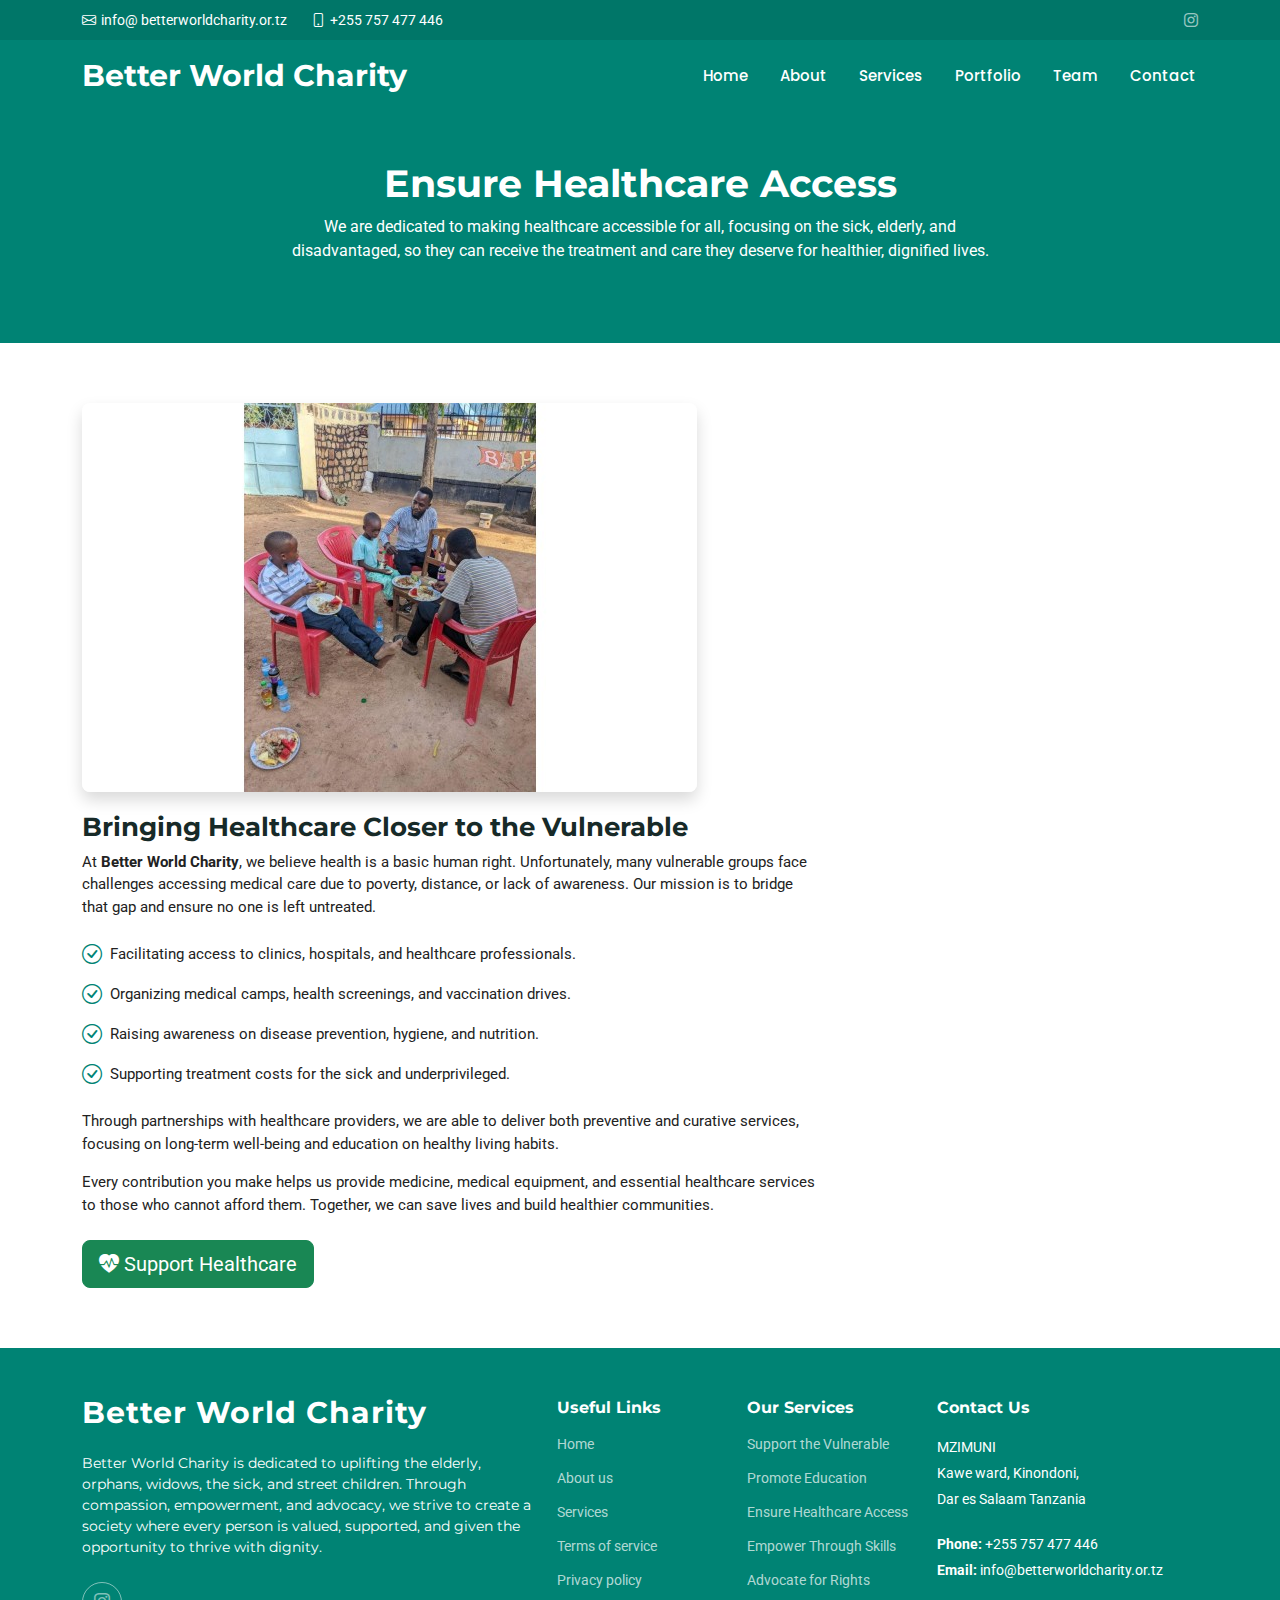
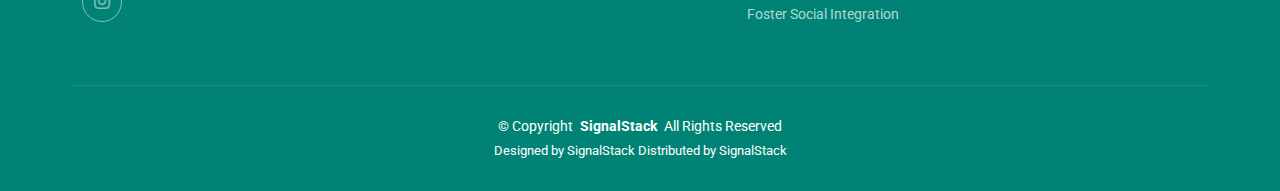
<file: ensure_healthcare_access.html>
<!DOCTYPE html>
<html lang="en">

<head>
  <meta charset="utf-8">
  <meta content="width=device-width, initial-scale=1.0" name="viewport">
  <title>Ensure Healthcare Access - Better World Charity</title>
  <meta name="description" content="">
  <meta name="keywords" content="">

  <!-- Favicons -->
  <link href="assets/img/favicon.png" rel="icon">
  <link href="assets/img/apple-touch-icon.png" rel="apple-touch-icon">

  <!-- Fonts -->
  <link href="https://fonts.googleapis.com" rel="preconnect">
  <link href="https://fonts.gstatic.com" rel="preconnect" crossorigin>
  <link href="https://fonts.googleapis.com/css2?family=Roboto:ital,wght@0,100;0,300;0,400;0,500;0,700;0,900;1,100;1,300;1,400;1,500;1,700;1,900&family=Montserrat:ital,wght@0,100;0,200;0,300;0,400;0,500;0,600;0,700;0,800;0,900;1,100;1,200;1,300;1,400;1,500;1,600;1,700;1,800;1,900&family=Poppins:ital,wght@0,100;0,200;0,300;0,400;0,500;0,600;0,700;0,800;0,900;1,100;1,200;1,300;1,400;1,500;1,600;1,700;1,800;1,900&display=swap" rel="stylesheet">

  <!-- Vendor CSS Files -->
  <link href="assets/vendor/bootstrap/css/bootstrap.min.css" rel="stylesheet">
  <link href="assets/vendor/bootstrap-icons/bootstrap-icons.css" rel="stylesheet">
  <link href="assets/vendor/aos/aos.css" rel="stylesheet">
  <link href="assets/vendor/glightbox/css/glightbox.min.css" rel="stylesheet">
  <link href="assets/vendor/swiper/swiper-bundle.min.css" rel="stylesheet">

  <!-- Main CSS File -->
  <link href="assets/css/main.css" rel="stylesheet">

  <!-- =======================================================
  * Template Name: Impact
  * Template URL: https://bootstrapmade.com/impact-bootstrap-business-website-template/
  * Updated: Aug 07 2024 with Bootstrap v5.3.3
  * Author: BootstrapMade.com
  * License: https://bootstrapmade.com/license/
  ======================================================== -->
</head>

<body class="service-details-page">

  <header id="header" class="header fixed-top">

    <div class="topbar d-flex align-items-center">
      <div class="container d-flex justify-content-center justify-content-md-between">
        <div class="contact-info d-flex align-items-center">
          <i class="bi bi-envelope d-flex align-items-center"><a href="mailto:contact@example.com">info@ betterworldcharity.or.tz</a></i>
          <i class="bi bi-phone d-flex align-items-center ms-4"><span>+255 757 477 446</span></i>
        </div>
        <div class="social-links d-none d-md-flex align-items-center">
         
          <a href="https://www.instagram.com/charitybetterworld?igsh=ODN3M2tzaGlha2g5" class="instagram"><i class="bi bi-instagram"></i></a>
        </div>         
        </div>
      </div>
    </div><!-- End Top Bar -->

    <div class="branding d-flex align-items-cente">

      <div class="container position-relative d-flex align-items-center justify-content-between">
        <a href="index.html" class="logo d-flex align-items-center">
          <!-- Uncomment the line below if you also wish to use an image logo -->
          <!-- <img src="assets/img/logo.png" alt=""> -->
          <h1 class="sitename">Better World Charity</h1>
          <span>.</span>
        </a>

        <nav id="navmenu" class="navmenu">
          <ul>
            <li><a href="#hero">Home<br></a></li>
            <li><a href="#about">About</a></li>
            <li><a href="#services">Services</a></li>
            <li><a href="#portfolio">Portfolio</a></li>
            <li><a href="#team">Team</a></li>
            
            <li><a href="#contact">Contact</a></li>
          </ul>
          <i class="mobile-nav-toggle d-xl-none bi bi-list"></i>
        </nav>

      </div>

    </div>

  </header>

 <main class="main">

  <!-- Page Title -->
  <div class="page-title">
    <div class="heading">
      <div class="container">
        <div class="row d-flex justify-content-center text-center">
          <div class="col-lg-8">
            <h1>Ensure Healthcare Access</h1>
            <p class="mb-0">
              We are dedicated to making healthcare accessible for all, focusing on the sick, elderly, and disadvantaged, so they can receive the treatment and care they deserve for healthier, dignified lives.
            </p>
          </div>
        </div>
      </div>
    </div>
  </div><!-- End Page Title -->

  <!-- Service Details Section -->
  <section id="service-details" class="service-details section">

    <div class="container">

      <div class="row gy-4">

        <div class="col-lg-8" data-aos="fade-up" data-aos-delay="200">
          <img src="assets/img/health.jpg" alt="Healthcare Support" class="img-fluid services-img rounded-3 shadow">
          <h3>Bringing Healthcare Closer to the Vulnerable</h3>
          <p>
            At <strong>Better World Charity</strong>, we believe health is a basic human right. Unfortunately, many vulnerable groups face challenges accessing medical care due to poverty, distance, or lack of awareness. Our mission is to bridge that gap and ensure no one is left untreated.
          </p>
          <ul>
            <li><i class="bi bi-check-circle"></i> <span>Facilitating access to clinics, hospitals, and healthcare professionals.</span></li>
            <li><i class="bi bi-check-circle"></i> <span>Organizing medical camps, health screenings, and vaccination drives.</span></li>
            <li><i class="bi bi-check-circle"></i> <span>Raising awareness on disease prevention, hygiene, and nutrition.</span></li>
            <li><i class="bi bi-check-circle"></i> <span>Supporting treatment costs for the sick and underprivileged.</span></li>
          </ul>
          <p>
            Through partnerships with healthcare providers, we are able to deliver both preventive and curative services, focusing on long-term well-being and education on healthy living habits.
          </p>
          <p>
            Every contribution you make helps us provide medicine, medical equipment, and essential healthcare services to those who cannot afford them. Together, we can save lives and build healthier communities.
          </p>

          <!-- Optional Call-to-Action Button -->
          <div class="mt-4">
            <a href="donate.html" class="btn btn-success btn-lg">
              <i class="bi bi-heart-pulse-fill"></i> Support Healthcare
            </a>
          </div>

        </div>

      </div>

    </div>

  </section><!-- /Service Details Section -->

</main>


  <footer id="footer" class="footer accent-background">

    <div class="container footer-top">
      <div class="row gy-4">
        <div class="col-lg-5 col-md-12 footer-about">
          <a href="index.html" class="logo d-flex align-items-center">
            <span class="sitename">Better World Charity</span>
          </a>
          <p>Better World Charity is dedicated to uplifting the elderly, orphans, widows, the sick, and street children. Through compassion, empowerment, and advocacy, we strive to create a society where every person is valued, supported, and given the opportunity to thrive with dignity.</p>
          <div class="social-links d-flex mt-4">
      
            <a href="https://www.instagram.com/charitybetterworld?igsh=ODN3M2tzaGlha2g5"><i class="bi bi-instagram"></i></a>
          </div>
        </div>

        <div class="col-lg-2 col-6 footer-links">
          <h4>Useful Links</h4>
          <ul>
            <li><a href="#">Home</a></li>
            <li><a href="#">About us</a></li>
            <li><a href="#">Services</a></li>
            <li><a href="#">Terms of service</a></li>
            <li><a href="#">Privacy policy</a></li>
          </ul>
        </div>

       <div class="col-lg-2 col-6 footer-links">
          <h4>Our Services</h4>
          <ul>
            <li><a href="service-details.html">Support the Vulnerable</a></li>
            <li><a href="promote_education.html">Promote Education</a></li>
            <li><a href="ensure_healthcare_access.html">Ensure Healthcare Access</a></li>
            <li><a href="empower_through_skills.html">Empower Through Skills</a></li>
            <li><a href="advocate_for_rights.html">Advocate for Rights</a></li>
            <li><a href="foster_social_integration.html">Foster Social Integration</a></li>
          </ul>
        </div>

        <div class="col-lg-3 col-md-12 footer-contact text-center text-md-start">
          <h4>Contact Us</h4>
          <p>MZIMUNI</p>
          <p> Kawe ward, Kinondoni,</p>
          <p>Dar es Salaam Tanzania</p>
          <p class="mt-4"><strong>Phone:</strong> <span>+255 757 477 446</span></p>
          <p><strong>Email:</strong> <span>info@betterworldcharity.or.tz</span></p>
        </div>

      </div>
    </div>

    <div class="container copyright text-center mt-4">
      <p>© <span>Copyright</span> <strong class="px-1 sitename">SignalStack</strong> <span>All Rights Reserved</span></p>
      <div class="credits">
        <!-- All the links in the footer should remain intact. -->
        <!-- You can delete the links only if you've purchased the pro version. -->
        <!-- Licensing information: https://bootstrapmade.com/license/ -->
        <!-- Purchase the pro version with working PHP/AJAX contact form: [buy-url] -->
        Designed by <a href="#">SignalStack</a> Distributed by <a href="#">SignalStack</a>
      </div>
    </div>

  </footer>

  <!-- Scroll Top -->
  <a href="#" id="scroll-top" class="scroll-top d-flex align-items-center justify-content-center"><i class="bi bi-arrow-up-short"></i></a>

  <!-- Preloader -->
  <div id="preloader"></div>

  <!-- Vendor JS Files -->
  <script src="assets/vendor/bootstrap/js/bootstrap.bundle.min.js"></script>
  <script src="assets/vendor/php-email-form/validate.js"></script>
  <script src="assets/vendor/aos/aos.js"></script>
  <script src="assets/vendor/glightbox/js/glightbox.min.js"></script>
  <script src="assets/vendor/swiper/swiper-bundle.min.js"></script>
  <script src="assets/vendor/purecounter/purecounter_vanilla.js"></script>
  <script src="assets/vendor/imagesloaded/imagesloaded.pkgd.min.js"></script>
  <script src="assets/vendor/isotope-layout/isotope.pkgd.min.js"></script>

  <!-- Main JS File -->
  <script src="assets/js/main.js"></script>

</body>

</html>
</file>
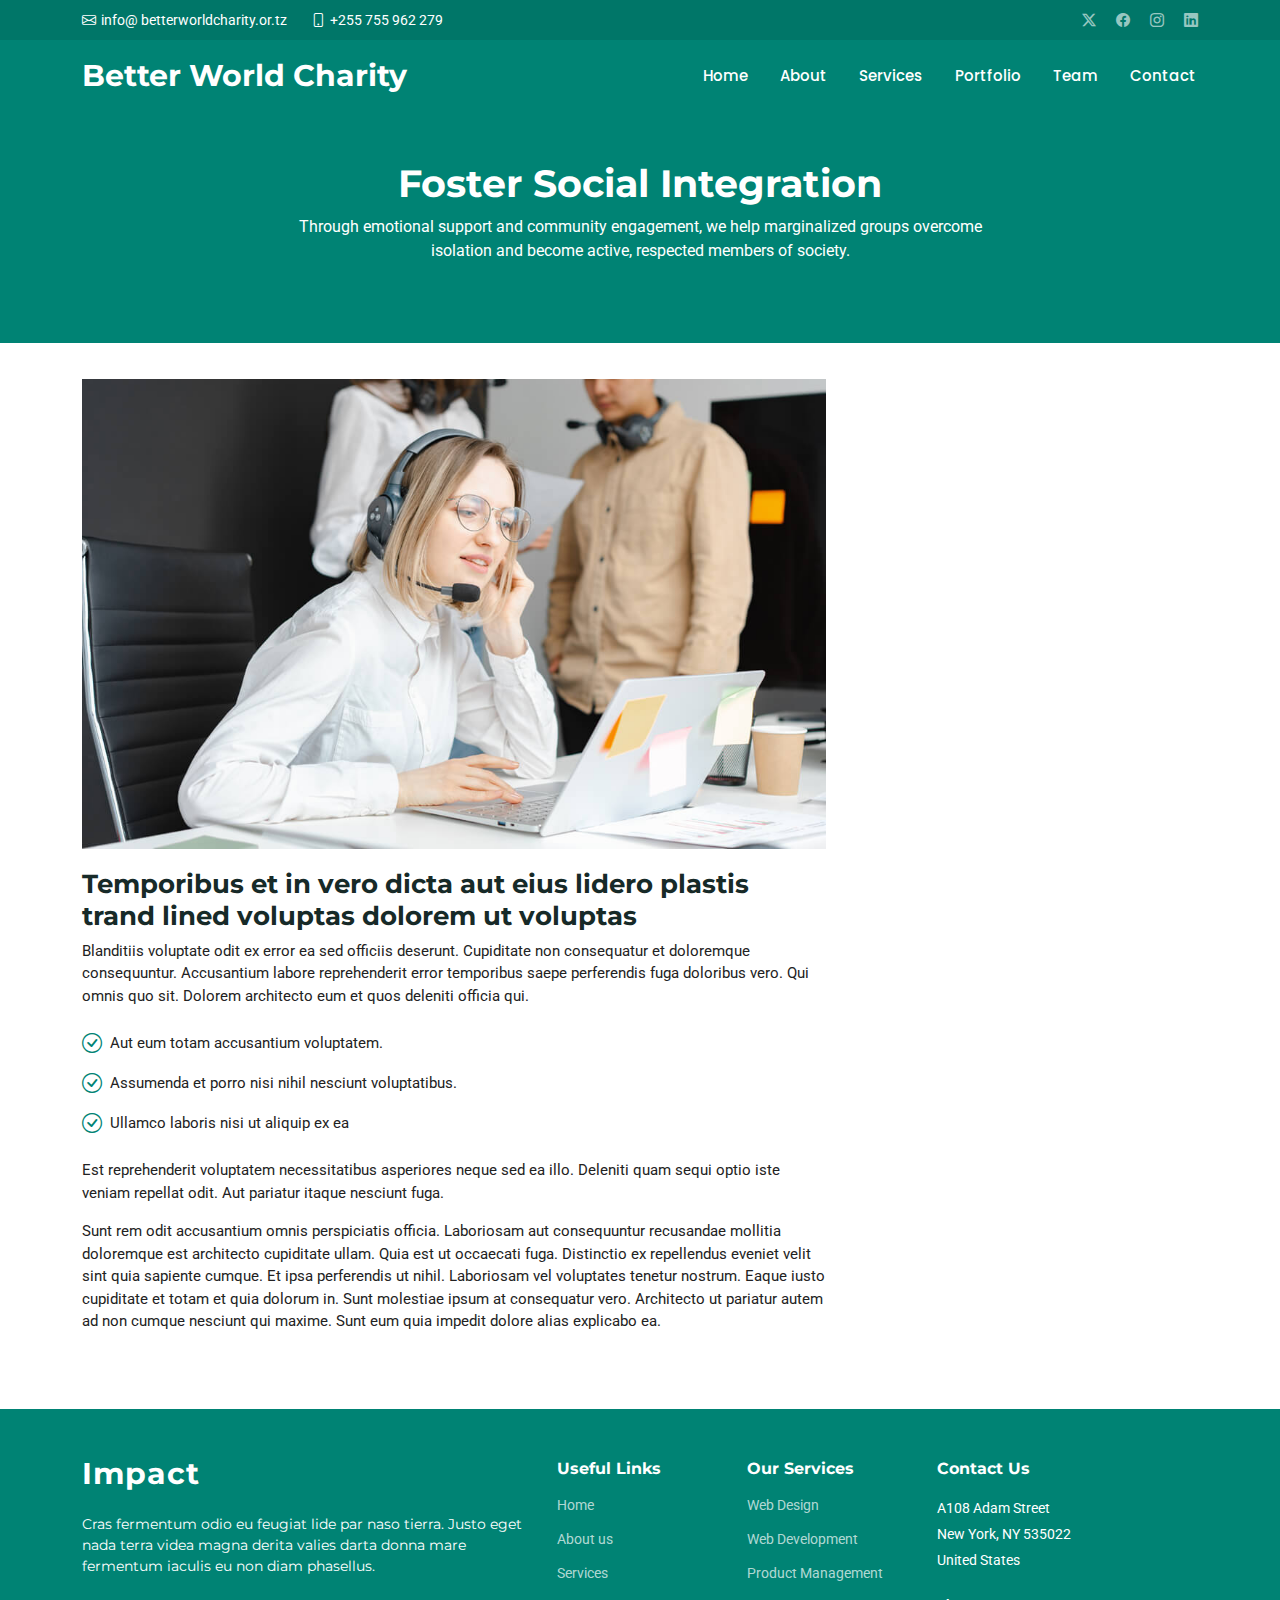
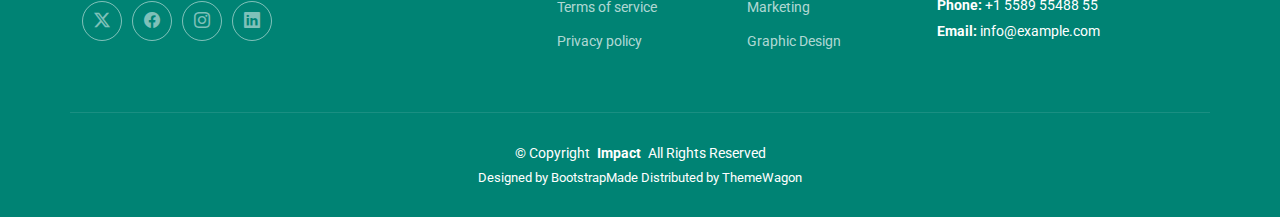
<file: foster_social_integration.html>
<!DOCTYPE html>
<html lang="en">

<head>
  <meta charset="utf-8">
  <meta content="width=device-width, initial-scale=1.0" name="viewport">
  <title>Foster Social Integration - Better World Charity</title>
  <meta name="description" content="">
  <meta name="keywords" content="">

  <!-- Favicons -->
  <link href="assets/img/favicon.png" rel="icon">
  <link href="assets/img/apple-touch-icon.png" rel="apple-touch-icon">

  <!-- Fonts -->
  <link href="https://fonts.googleapis.com" rel="preconnect">
  <link href="https://fonts.gstatic.com" rel="preconnect" crossorigin>
  <link href="https://fonts.googleapis.com/css2?family=Roboto:ital,wght@0,100;0,300;0,400;0,500;0,700;0,900;1,100;1,300;1,400;1,500;1,700;1,900&family=Montserrat:ital,wght@0,100;0,200;0,300;0,400;0,500;0,600;0,700;0,800;0,900;1,100;1,200;1,300;1,400;1,500;1,600;1,700;1,800;1,900&family=Poppins:ital,wght@0,100;0,200;0,300;0,400;0,500;0,600;0,700;0,800;0,900;1,100;1,200;1,300;1,400;1,500;1,600;1,700;1,800;1,900&display=swap" rel="stylesheet">

  <!-- Vendor CSS Files -->
  <link href="assets/vendor/bootstrap/css/bootstrap.min.css" rel="stylesheet">
  <link href="assets/vendor/bootstrap-icons/bootstrap-icons.css" rel="stylesheet">
  <link href="assets/vendor/aos/aos.css" rel="stylesheet">
  <link href="assets/vendor/glightbox/css/glightbox.min.css" rel="stylesheet">
  <link href="assets/vendor/swiper/swiper-bundle.min.css" rel="stylesheet">

  <!-- Main CSS File -->
  <link href="assets/css/main.css" rel="stylesheet">

  <!-- =======================================================
  * Template Name: Impact
  * Template URL: https://bootstrapmade.com/impact-bootstrap-business-website-template/
  * Updated: Aug 07 2024 with Bootstrap v5.3.3
  * Author: BootstrapMade.com
  * License: https://bootstrapmade.com/license/
  ======================================================== -->
</head>

<body class="service-details-page">

  <header id="header" class="header fixed-top">

    <div class="topbar d-flex align-items-center">
      <div class="container d-flex justify-content-center justify-content-md-between">
        <div class="contact-info d-flex align-items-center">
          <i class="bi bi-envelope d-flex align-items-center"><a href="mailto:contact@example.com">info@ betterworldcharity.or.tz</a></i>
          <i class="bi bi-phone d-flex align-items-center ms-4"><span>+255 755 962 279</span></i>
        </div>
        <div class="social-links d-none d-md-flex align-items-center">
          <a href="#" class="twitter"><i class="bi bi-twitter-x"></i></a>
          <a href="#" class="facebook"><i class="bi bi-facebook"></i></a>
          <a href="#" class="instagram"><i class="bi bi-instagram"></i></a>
          <a href="#" class="linkedin"><i class="bi bi-linkedin"></i></a>
        </div>
      </div>
    </div><!-- End Top Bar -->

    <div class="branding d-flex align-items-cente">

      <div class="container position-relative d-flex align-items-center justify-content-between">
        <a href="index.html" class="logo d-flex align-items-center">
          <!-- Uncomment the line below if you also wish to use an image logo -->
          <!-- <img src="assets/img/logo.png" alt=""> -->
          <h1 class="sitename">Better World Charity</h1>
          <span>.</span>
        </a>

        <nav id="navmenu" class="navmenu">
          <ul>
            <li><a href="#hero">Home<br></a></li>
            <li><a href="#about">About</a></li>
            <li><a href="#services">Services</a></li>
            <li><a href="#portfolio">Portfolio</a></li>
            <li><a href="#team">Team</a></li>
            
            <li><a href="#contact">Contact</a></li>
          </ul>
          <i class="mobile-nav-toggle d-xl-none bi bi-list"></i>
        </nav>

      </div>

    </div>

  </header>

  <main class="main">

    <!-- Page Title -->
    <div class="page-title">
      <div class="heading">
        <div class="container">
          <div class="row d-flex justify-content-center text-center">
            <div class="col-lg-8">
              <h1>Foster Social Integration</h1>
              <p class="mb-0">Through emotional support and community engagement, we help marginalized groups overcome isolation and become active, respected members of society.</p>
            </div>
          </div>
        </div>
      </div>
   
    </div><!-- End Page Title -->

    <!-- Service Details Section -->
    <section id="service-details" class="service-details section">

      <div class="container">

        <div class="row gy-4">

        
           
          </div>

          <div class="col-lg-8" data-aos="fade-up" data-aos-delay="200">
            <img src="assets/img/services.jpg" alt="" class="img-fluid services-img">
            <h3>Temporibus et in vero dicta aut eius lidero plastis trand lined voluptas dolorem ut voluptas</h3>
            <p>
              Blanditiis voluptate odit ex error ea sed officiis deserunt. Cupiditate non consequatur et doloremque consequuntur. Accusantium labore reprehenderit error temporibus saepe perferendis fuga doloribus vero. Qui omnis quo sit. Dolorem architecto eum et quos deleniti officia qui.
            </p>
            <ul>
              <li><i class="bi bi-check-circle"></i> <span>Aut eum totam accusantium voluptatem.</span></li>
              <li><i class="bi bi-check-circle"></i> <span>Assumenda et porro nisi nihil nesciunt voluptatibus.</span></li>
              <li><i class="bi bi-check-circle"></i> <span>Ullamco laboris nisi ut aliquip ex ea</span></li>
            </ul>
            <p>
              Est reprehenderit voluptatem necessitatibus asperiores neque sed ea illo. Deleniti quam sequi optio iste veniam repellat odit. Aut pariatur itaque nesciunt fuga.
            </p>
            <p>
              Sunt rem odit accusantium omnis perspiciatis officia. Laboriosam aut consequuntur recusandae mollitia doloremque est architecto cupiditate ullam. Quia est ut occaecati fuga. Distinctio ex repellendus eveniet velit sint quia sapiente cumque. Et ipsa perferendis ut nihil. Laboriosam vel voluptates tenetur nostrum. Eaque iusto cupiditate et totam et quia dolorum in. Sunt molestiae ipsum at consequatur vero. Architecto ut pariatur autem ad non cumque nesciunt qui maxime. Sunt eum quia impedit dolore alias explicabo ea.
            </p>
          </div>

        </div>

      </div>

    </section><!-- /Service Details Section -->

  </main>

  <footer id="footer" class="footer accent-background">

    <div class="container footer-top">
      <div class="row gy-4">
        <div class="col-lg-5 col-md-12 footer-about">
          <a href="index.html" class="logo d-flex align-items-center">
            <span class="sitename">Impact</span>
          </a>
          <p>Cras fermentum odio eu feugiat lide par naso tierra. Justo eget nada terra videa magna derita valies darta donna mare fermentum iaculis eu non diam phasellus.</p>
          <div class="social-links d-flex mt-4">
            <a href=""><i class="bi bi-twitter-x"></i></a>
            <a href=""><i class="bi bi-facebook"></i></a>
            <a href=""><i class="bi bi-instagram"></i></a>
            <a href=""><i class="bi bi-linkedin"></i></a>
          </div>
        </div>

        <div class="col-lg-2 col-6 footer-links">
          <h4>Useful Links</h4>
          <ul>
            <li><a href="#">Home</a></li>
            <li><a href="#">About us</a></li>
            <li><a href="#">Services</a></li>
            <li><a href="#">Terms of service</a></li>
            <li><a href="#">Privacy policy</a></li>
          </ul>
        </div>

        <div class="col-lg-2 col-6 footer-links">
          <h4>Our Services</h4>
          <ul>
            <li><a href="#">Web Design</a></li>
            <li><a href="#">Web Development</a></li>
            <li><a href="#">Product Management</a></li>
            <li><a href="#">Marketing</a></li>
            <li><a href="#">Graphic Design</a></li>
          </ul>
        </div>

        <div class="col-lg-3 col-md-12 footer-contact text-center text-md-start">
          <h4>Contact Us</h4>
          <p>A108 Adam Street</p>
          <p>New York, NY 535022</p>
          <p>United States</p>
          <p class="mt-4"><strong>Phone:</strong> <span>+1 5589 55488 55</span></p>
          <p><strong>Email:</strong> <span>info@example.com</span></p>
        </div>

      </div>
    </div>

    <div class="container copyright text-center mt-4">
      <p>© <span>Copyright</span> <strong class="px-1 sitename">Impact</strong> <span>All Rights Reserved</span></p>
      <div class="credits">
        <!-- All the links in the footer should remain intact. -->
        <!-- You can delete the links only if you've purchased the pro version. -->
        <!-- Licensing information: https://bootstrapmade.com/license/ -->
        <!-- Purchase the pro version with working PHP/AJAX contact form: [buy-url] -->
        Designed by <a href="https://bootstrapmade.com/">BootstrapMade</a> Distributed by <a href="https://themewagon.com">ThemeWagon</a>
      </div>
    </div>

  </footer>

  <!-- Scroll Top -->
  <a href="#" id="scroll-top" class="scroll-top d-flex align-items-center justify-content-center"><i class="bi bi-arrow-up-short"></i></a>

  <!-- Preloader -->
  <div id="preloader"></div>

  <!-- Vendor JS Files -->
  <script src="assets/vendor/bootstrap/js/bootstrap.bundle.min.js"></script>
  <script src="assets/vendor/php-email-form/validate.js"></script>
  <script src="assets/vendor/aos/aos.js"></script>
  <script src="assets/vendor/glightbox/js/glightbox.min.js"></script>
  <script src="assets/vendor/swiper/swiper-bundle.min.js"></script>
  <script src="assets/vendor/purecounter/purecounter_vanilla.js"></script>
  <script src="assets/vendor/imagesloaded/imagesloaded.pkgd.min.js"></script>
  <script src="assets/vendor/isotope-layout/isotope.pkgd.min.js"></script>

  <!-- Main JS File -->
  <script src="assets/js/main.js"></script>

</body>

</html>
</file>
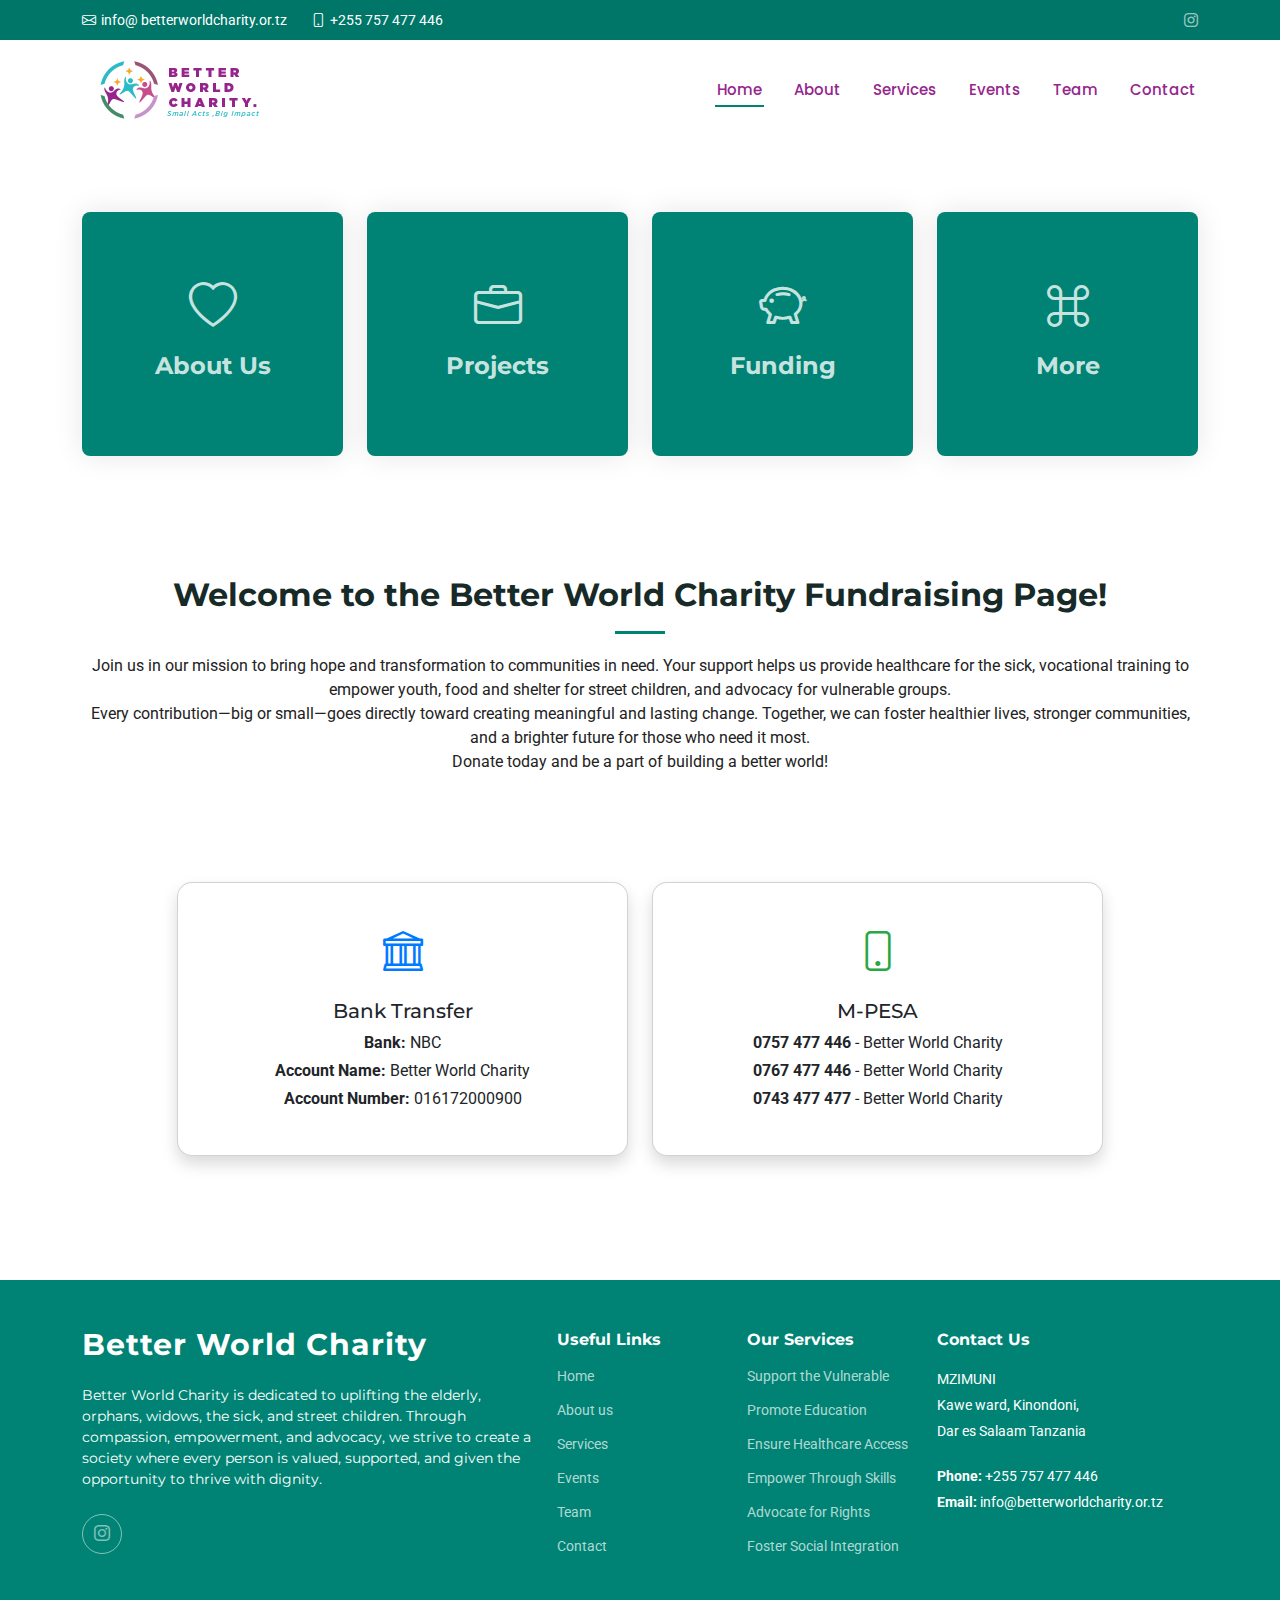
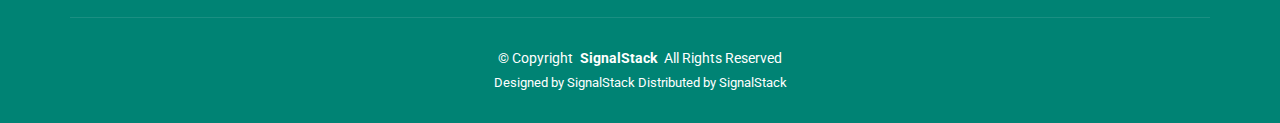
<file: fund-us.html>
<!DOCTYPE html>
<html lang="en">

<head>
  <meta charset="utf-8">
  <meta content="width=device-width, initial-scale=1.0" name="viewport">
  <title>Fund Us - Better World Charity</title>
  <meta name="description" content="">
  <meta name="keywords" content="">

  <!-- Favicons -->
  <link href="assets/img/favicon.png" rel="icon">
  <link href="assets/img/apple-touch-icon.png" rel="apple-touch-icon">

  <!-- Fonts -->
  <link href="https://fonts.googleapis.com" rel="preconnect">
  <link href="https://fonts.gstatic.com" rel="preconnect" crossorigin>
  <link href="https://fonts.googleapis.com/css2?family=Roboto:ital,wght@0,100;0,300;0,400;0,500;0,700;0,900;1,100;1,300;1,400;1,500;1,700;1,900&family=Montserrat:ital,wght@0,100;0,200;0,300;0,400;0,500;0,600;0,700;0,800;0,900;1,100;1,200;1,300;1,400;1,500;1,600;1,700;1,800;1,900&family=Poppins:ital,wght@0,100;0,200;0,300;0,400;0,500;0,600;0,700;0,800;0,900;1,100;1,200;1,300;1,400;1,500;1,600;1,700;1,800;1,900&display=swap" rel="stylesheet">

  <!-- Vendor CSS Files -->
  <link href="assets/vendor/bootstrap/css/bootstrap.min.css" rel="stylesheet">
  <link href="assets/vendor/bootstrap-icons/bootstrap-icons.css" rel="stylesheet">
  <link href="assets/vendor/aos/aos.css" rel="stylesheet">
  <link href="assets/vendor/glightbox/css/glightbox.min.css" rel="stylesheet">
  <link href="assets/vendor/swiper/swiper-bundle.min.css" rel="stylesheet">

  <!-- Main CSS File -->
  <link href="assets/css/main.css" rel="stylesheet">

  <!-- =======================================================
  * Template Name: Impact
  * Template URL: https://bootstrapmade.com/impact-bootstrap-business-website-template/
  * Updated: Aug 07 2024 with Bootstrap v5.3.3
  * Author: BootstrapMade.com
  * License: https://bootstrapmade.com/license/
  ======================================================== -->
</head>

<body class="index-page">

  <header id="header" class="header fixed-top">

    <div class="topbar d-flex align-items-center">
      <div class="container d-flex justify-content-center justify-content-md-between">
        <div class="contact-info d-flex align-items-center">
          <i class="bi bi-envelope d-flex align-items-center"><a href="mailto:contact@example.com">info@ betterworldcharity.or.tz</a></i>
          <i class="bi bi-phone d-flex align-items-center ms-4"><span>+255 757 477 446</span></i>
        </div>
        <div class="social-links d-none d-md-flex align-items-center">
         
          <a href="https://www.instagram.com/charitybetterworld?igsh=ODN3M2tzaGlha2g5" class="instagram"><i class="bi bi-instagram"></i></a>
        </div>         
          
        </div>
      </div>
    </div><!-- End Top Bar -->

    <div style="background-color:#ffffff; padding:0px 0px 0px 0px;" class="branding d-flex align-items-cente">

      <div  class="container position-relative d-flex align-items-center justify-content-between">
        <a href="index.html" class="logo d-flex align-items-center">
          <!-- Uncomment the line below if you also wish to use an image logo -->
          <img style="max-height: 100px;" src="assets/img/logo-01.png" alt="">
          <!-- <h1 class="sitename">Better World Charity</h1> -->
          <!-- <span>.</span> -->
        </a>

       <nav id="navmenu" class="navmenu">
  <ul>
    <li><a href="index.html#hero" class="active" style="color: #95258c;">Home<br></a></li>
    <li><a href="index.html#about" style="color: #95258c;">About</a></li>
    <li><a href="index.html#services" style="color: #95258c;">Services</a></li>
    <li><a href="index.html#portfolio" style="color: #95258c;">Events</a></li>
    <li><a href="index.html#team" style="color: #95258c;">Team</a></li>
    <li><a href="index.html#contact" style="color: #95258c;">Contact</a></li>
  </ul>
  <i class="mobile-nav-toggle d-xl-none bi bi-list"></i>
</nav>


      </div>

    </div>

  </header>

  <main class="main">

    <!-- Hero Section -->
    <section id="hero" class="hero section accent-background" style="background-color:#ffffff">

     

      <div class="icon-boxes position-relative" data-aos="fade-up" data-aos-delay="200">
        <div class="container position-relative">
          <div class="row gy-4 mt-5">

            <div class="col-xl-3 col-md-6">
              <div class="icon-box">
                <div class="icon"><i class="bi bi-heart"></i></div>
                <h4 class="title"><a href="index.html#about" class="stretched-link">About Us</a></h4>
              </div>
            </div><!--End Icon Box -->

            <div class="col-xl-3 col-md-6">
              <div class="icon-box">
                <div class="icon"><i class="bi bi-briefcase"></i></div>
                <h4 class="title"><a href="our-events.html" class="stretched-link">Projects</a></h4>
              </div>
            </div><!--End Icon Box -->

            <div class="col-xl-3 col-md-6">
              <div class="icon-box">
                <div class="icon"><i class="bi bi-piggy-bank"></i></div>
                <h4 class="title"><a href="fund-us.html" class="stretched-link">Funding</a></h4>
              </div>
            </div><!--End Icon Box -->

            <div class="col-xl-3 col-md-6">
              <div class="icon-box">
                <div class="icon"><i class="bi bi-command"></i></div>
                <h4 class="title"><a href="more.html" class="stretched-link">More</a></h4>
              </div>
            </div><!--End Icon Box -->

          </div>
        </div>
      </div>

    </section><!-- /Hero Section -->

    <!-- About Section -->
    <section id="about" class="about section">

      <!-- Section Title -->
      <div class="container section-title" data-aos="fade-up">
        <h2>Welcome to the Better World Charity Fundraising Page!<br></h2>
        <p>Join us in our mission to bring hope and transformation to communities in need. Your support helps us provide healthcare for the sick, vocational training to empower youth, food and shelter for street children, and advocacy for vulnerable groups.</p>

        <p>Every contribution—big or small—goes directly toward creating meaningful and lasting change. Together, we can foster healthier lives, stronger communities, and a brighter future for those who need it most.</p>
        <p>
         Donate today and be a part of building a better world!
        </p>
      </div><!-- End Section Title -->

     
        <div class="container my-5">
  <div class="row justify-content-center">

    <!-- Bank Details Card -->
    <div class="col-md-5 mb-3">
      <div 
        class="card text-center p-4 shadow" 
        style="border-radius: 15px; transition: transform 0.3s, box-shadow 0.3s; cursor: pointer;"
        onmouseover="this.style.transform='scale(1.03)'; this.style.boxShadow='0px 8px 20px rgba(0,0,0,0.2)';" 
        onmouseout="this.style.transform='scale(1)'; this.style.boxShadow='0px 4px 10px rgba(0,0,0,0.1)';"
      >
        <div class="card-body">
          <i class="bi bi-bank" style="font-size: 40px; color: #007bff;"></i>
          <h5 class="card-title mt-3">Bank Transfer</h5>
          <p class="card-text mb-1"><strong>Bank:</strong> NBC</p>
          <p class="card-text mb-1"><strong>Account Name:</strong> Better World Charity</p>
          <p class="card-text mb-1"><strong>Account Number:</strong> 016172000900</p>
        </div>
      </div>
    </div>

    <!-- M-PESA Details Card -->
    <div class="col-md-5 mb-3">
      <div 
        class="card text-center p-4 shadow" 
        style="border-radius: 15px; transition: transform 0.3s, box-shadow 0.3s; cursor: pointer;"
        onmouseover="this.style.transform='scale(1.03)'; this.style.boxShadow='0px 8px 20px rgba(0,0,0,0.2)';" 
        onmouseout="this.style.transform='scale(1)'; this.style.boxShadow='0px 4px 10px rgba(0,0,0,0.1)';"
      >
        <div class="card-body">
          <i class="bi bi-phone" style="font-size: 40px; color: #28a745;"></i>
          <h5 class="card-title mt-3">M-PESA</h5>
          <p class="card-text mb-1"><strong>0757 477 446</strong> - Better World Charity</p>
          <p class="card-text mb-1"><strong>0767 477 446</strong> - Better World Charity</p>
          <p class="card-text mb-1"><strong>0743 477 477</strong> - Better World Charity</p>
        </div>
      </div>
    </div>

  </div>
</div>

        </div>

      </div>

    </section><!-- /About Section -->

   
   



 
  </main>

  <footer id="footer" class="footer accent-background">

    <div class="container footer-top">
      <div class="row gy-4">
        <div class="col-lg-5 col-md-12 footer-about">
          <a href="index.html" class="logo d-flex align-items-center">
            <span class="sitename">Better World Charity</span>
          </a>
          <p>Better World Charity is dedicated to uplifting the elderly, orphans, widows, the sick, and street children. Through compassion, empowerment, and advocacy, we strive to create a society where every person is valued, supported, and given the opportunity to thrive with dignity.</p>
          <div class="social-links d-flex mt-4">
           
            <a href="https://www.instagram.com/charitybetterworld?igsh=ODN3M2tzaGlha2g5"><i class="bi bi-instagram"></i></a>
          </div>
        </div>

        <div class="col-lg-2 col-6 footer-links">
          <h4>Useful Links</h4>
          <ul>
            <li><a href="#">Home</a></li>
            <li><a href="#">About us</a></li>
            <li><a href="#">Services</a></li>
            <li><a href="#">Events</a></li>
            <li><a href="#">Team</a></li>
            <li><a href="#">Contact</a></li>
          </ul>
        </div>

        <div class="col-lg-2 col-6 footer-links">
          <h4>Our Services</h4>
          <ul>
            <li><a href="service-details.html">Support the Vulnerable</a></li>
            <li><a href="promote_education.html">Promote Education</a></li>
            <li><a href="ensure_healthcare_access.html">Ensure Healthcare Access</a></li>
            <li><a href="empower_through_skills.html">Empower Through Skills</a></li>
            <li><a href="advocate_for_rights.html">Advocate for Rights</a></li>
            <li><a href="foster_social_integration.html">Foster Social Integration</a></li>
          </ul>
        </div>

        <div class="col-lg-3 col-md-12 footer-contact text-center text-md-start">
          <h4>Contact Us</h4>
          <p>MZIMUNI</p>
          <p> Kawe ward, Kinondoni,</p>
          <p>Dar es Salaam Tanzania</p>
          <p class="mt-4"><strong>Phone:</strong> <span>+255 757 477 446</span></p>
          <p><strong>Email:</strong> <span>info@betterworldcharity.or.tz</span></p>
        </div>

      </div>
    </div>

    <div class="container copyright text-center mt-4">
      <p>© <span>Copyright</span> <strong class="px-1 sitename">SignalStack</strong> <span>All Rights Reserved</span></p>
      <div class="credits">
        <!-- All the links in the footer should remain intact. -->
        <!-- You can delete the links only if you've purchased the pro version. -->
        <!-- Licensing information: https://bootstrapmade.com/license/ -->
        <!-- Purchase the pro version with working PHP/AJAX contact form: [buy-url] -->
        Designed by <a href="#">SignalStack</a> Distributed by <a href="#">SignalStack</a>
      </div>
    </div>

  </footer>

  <!-- Scroll Top -->
  <a href="#" id="scroll-top" class="scroll-top d-flex align-items-center justify-content-center"><i class="bi bi-arrow-up-short"></i></a>

  <!-- Preloader -->
  <div id="preloader"></div>

  <!-- Vendor JS Files -->
  <script src="assets/vendor/bootstrap/js/bootstrap.bundle.min.js"></script>
  <script src="assets/vendor/php-email-form/validate.js"></script>
  <script src="assets/vendor/aos/aos.js"></script>
  <script src="assets/vendor/glightbox/js/glightbox.min.js"></script>
  <script src="assets/vendor/swiper/swiper-bundle.min.js"></script>
  <script src="assets/vendor/purecounter/purecounter_vanilla.js"></script>
  <script src="assets/vendor/imagesloaded/imagesloaded.pkgd.min.js"></script>
  <script src="assets/vendor/isotope-layout/isotope.pkgd.min.js"></script>

  <!-- Main JS File -->
  <script src="assets/js/main.js"></script>

</body>

</html>
</file>
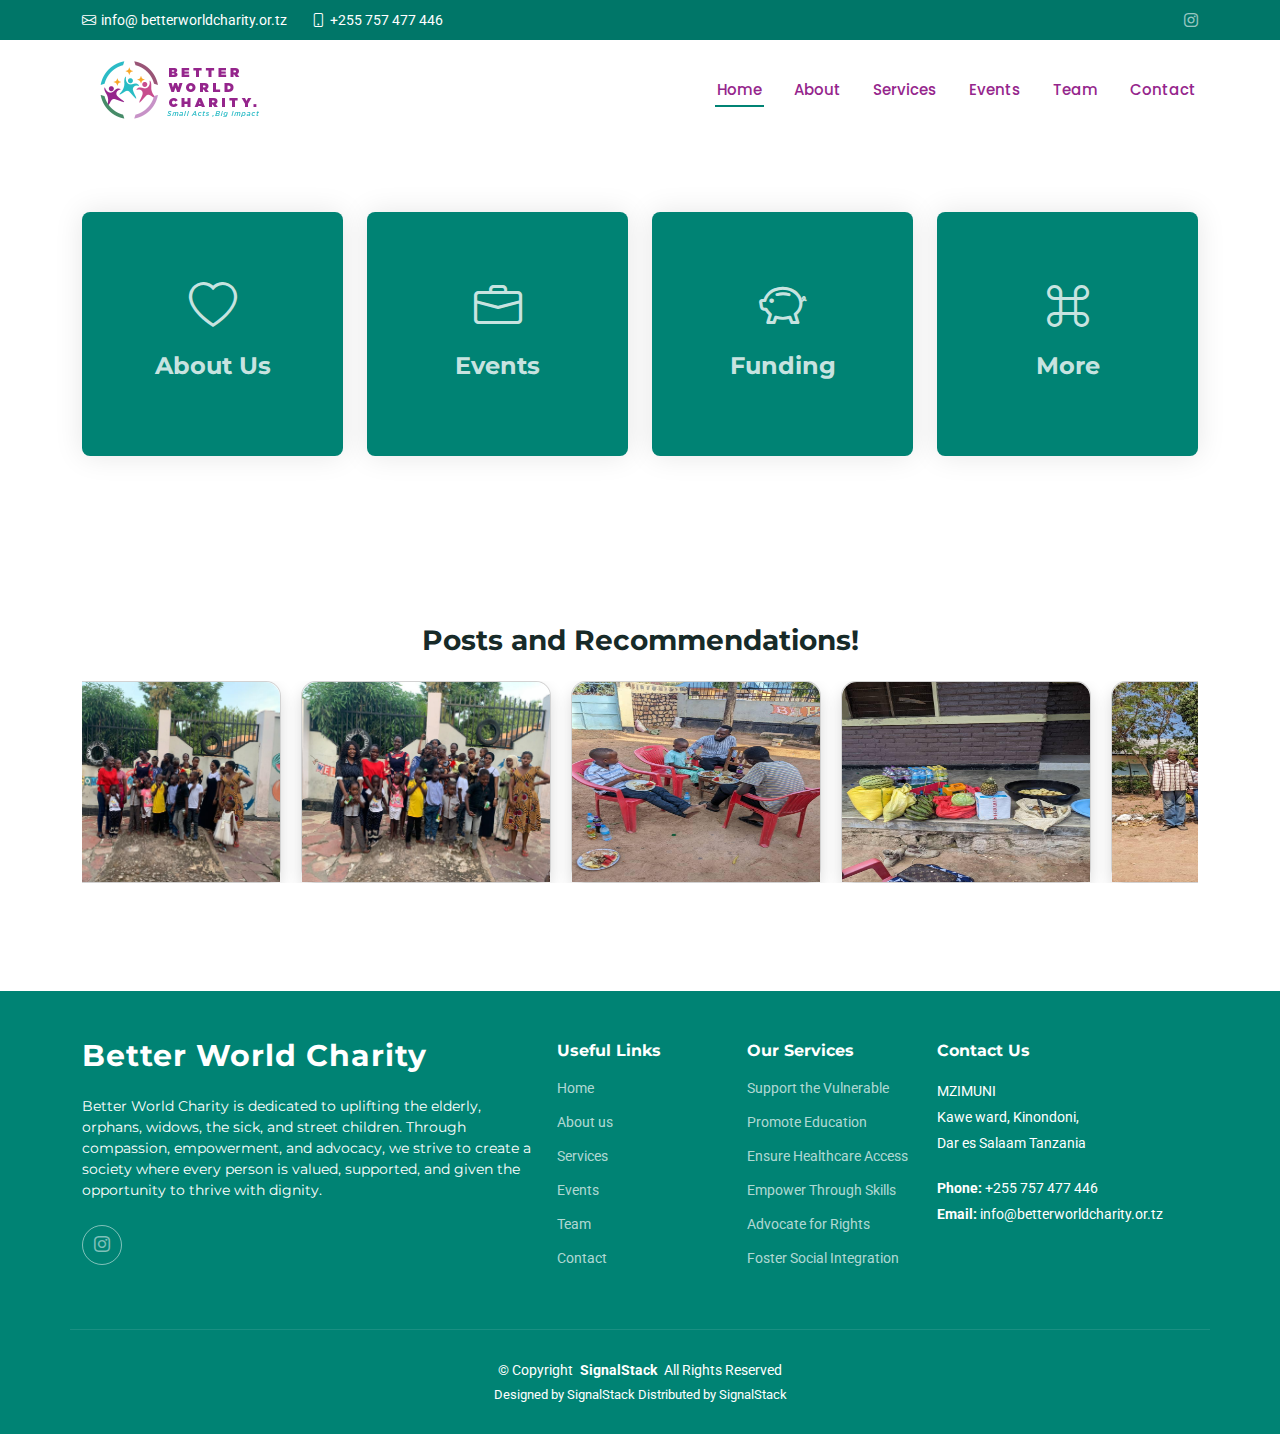
<file: more.html>
<!DOCTYPE html>
<html lang="en">

<head>
  <meta charset="utf-8">
  <meta content="width=device-width, initial-scale=1.0" name="viewport">
  <title>More - Better World Charity</title>
  <meta name="description" content="">
  <meta name="keywords" content="">

  <!-- Favicons -->
  <link href="assets/img/favicon.png" rel="icon">
  <link href="assets/img/apple-touch-icon.png" rel="apple-touch-icon">

  <!-- Fonts -->
  <link href="https://fonts.googleapis.com" rel="preconnect">
  <link href="https://fonts.gstatic.com" rel="preconnect" crossorigin>
  <link href="https://fonts.googleapis.com/css2?family=Roboto:ital,wght@0,100;0,300;0,400;0,500;0,700;0,900;1,100;1,300;1,400;1,500;1,700;1,900&family=Montserrat:ital,wght@0,100;0,200;0,300;0,400;0,500;0,600;0,700;0,800;0,900;1,100;1,200;1,300;1,400;1,500;1,600;1,700;1,800;1,900&family=Poppins:ital,wght@0,100;0,200;0,300;0,400;0,500;0,600;0,700;0,800;0,900;1,100;1,200;1,300;1,400;1,500;1,600;1,700;1,800;1,900&display=swap" rel="stylesheet">

  <!-- Vendor CSS Files -->
  <link href="assets/vendor/bootstrap/css/bootstrap.min.css" rel="stylesheet">
  <link href="assets/vendor/bootstrap-icons/bootstrap-icons.css" rel="stylesheet">
  <link href="assets/vendor/aos/aos.css" rel="stylesheet">
  <link href="assets/vendor/glightbox/css/glightbox.min.css" rel="stylesheet">
  <link href="assets/vendor/swiper/swiper-bundle.min.css" rel="stylesheet">

  <!-- Main CSS File -->
  <link href="assets/css/main.css" rel="stylesheet">

  <!-- =======================================================
  * Template Name: Impact
  * Template URL: https://bootstrapmade.com/impact-bootstrap-business-website-template/
  * Updated: Aug 07 2024 with Bootstrap v5.3.3
  * Author: BootstrapMade.com
  * License: https://bootstrapmade.com/license/
  ======================================================== -->
</head>

<body class="index-page">

  <header id="header" class="header fixed-top">

    <div class="topbar d-flex align-items-center">
      <div class="container d-flex justify-content-center justify-content-md-between">
        <div class="contact-info d-flex align-items-center">
          <i class="bi bi-envelope d-flex align-items-center"><a href="mailto:contact@example.com">info@ betterworldcharity.or.tz</a></i>
          <i class="bi bi-phone d-flex align-items-center ms-4"><span>+255 757 477 446</span></i>
        </div>
        <div class="social-links d-none d-md-flex align-items-center">
         
          <a href="https://www.instagram.com/charitybetterworld?igsh=ODN3M2tzaGlha2g5" class="instagram"><i class="bi bi-instagram"></i></a>
        </div>         
          
        </div>
      </div>
    </div><!-- End Top Bar -->

    <div style="background-color:#ffffff; padding:0px 0px 0px 0px;" class="branding d-flex align-items-cente">

      <div  class="container position-relative d-flex align-items-center justify-content-between">
        <a href="index.html" class="logo d-flex align-items-center">
          <!-- Uncomment the line below if you also wish to use an image logo -->
          <img style="max-height: 100px;" src="assets/img/logo-01.png" alt="">
          <!-- <h1 class="sitename">Better World Charity</h1> -->
          <!-- <span>.</span> -->
        </a>

       <nav id="navmenu" class="navmenu">
  <ul>
    <li><a href="index.html#hero" class="active" style="color: #95258c;">Home<br></a></li>
    <li><a href="index.html#about" style="color: #95258c;">About</a></li>
    <li><a href="index.html#services" style="color: #95258c;">Services</a></li>
    <li><a href="index.html#portfolio" style="color: #95258c;">Events</a></li>
    <li><a href="index.html#team" style="color: #95258c;">Team</a></li>
    <li><a href="index.html#contact" style="color: #95258c;">Contact</a></li>
  </ul>
  <i class="mobile-nav-toggle d-xl-none bi bi-list"></i>
</nav>

      </div>

    </div>

  </header>

  <main class="main">

    <!-- Hero Section -->
    <section id="hero" class="hero section accent-background" style="background-color:#ffffff">

     

      <div class="icon-boxes position-relative" data-aos="fade-up" data-aos-delay="200">
        <div class="container position-relative">
          <div class="row gy-4 mt-5">

            <div class="col-xl-3 col-md-6">
              <div class="icon-box">
                <div class="icon"><i class="bi bi-heart"></i></div>
                <h4 class="title"><a href="index.html#about" class="stretched-link">About Us</a></h4>
              </div>
            </div><!--End Icon Box -->

            <div class="col-xl-3 col-md-6">
              <div class="icon-box">
                <div class="icon"><i class="bi bi-briefcase"></i></div>
                <h4 class="title"><a href="our-events.html" class="stretched-link">Events</a></h4>
              </div>
            </div><!--End Icon Box -->

            <div class="col-xl-3 col-md-6">
              <div class="icon-box">
                <div class="icon"><i class="bi bi-piggy-bank"></i></div>
                <h4 class="title"><a href="fund-us.html" class="stretched-link">Funding</a></h4>
              </div>
            </div><!--End Icon Box -->

            <div class="col-xl-3 col-md-6">
              <div class="icon-box">
                <div class="icon"><i class="bi bi-command"></i></div>
                <h4 class="title"><a href="more.html" class="stretched-link">More</a></h4>
              </div>
            </div><!--End Icon Box -->

          </div>
        </div>
      </div>

    </section><!-- /Hero Section -->

  
<section id="about" class="about section">

  <div class="container my-5">
    <h3 class="text-center mb-4">Posts and Recommendations!</h3>

    <!-- Scroll Container -->
    <div id="marquee" class="d-flex flex-row" 
         style="gap: 20px; overflow-x: hidden; white-space: nowrap;">
      
      <!-- Instagram-style Cards -->
      <div class="card shadow" style="min-width: 250px; border-radius: 15px;">
        <img height="200px" width="300px" src="assets/img/portfolio/nitetefundation1.jpeg" class="card-img-top" 
             style="border-top-left-radius: 15px; border-top-right-radius: 15px;" alt="Donation Impact">
        <!-- <div class="card-body text-center">
          <p class="card-text">Providing food and shelter to children in need.</p>
        </div> -->
      </div>

      <div class="card shadow" style="min-width: 250px; border-radius: 15px;">
        <img height="200px" width="300px" src="assets/img/portfolio/nitetefundation3.jpeg" class="card-img-top" 
             style="border-top-left-radius: 15px; border-top-right-radius: 15px;" alt="Healthcare">
        <!-- <div class="card-body text-center">
          <p class="card-text">Healthcare outreach programs saving lives.</p>
        </div> -->
      </div>

      <div class="card shadow" style="min-width: 250px; border-radius: 15px;">
        <img height="200px" width="300px" src="assets/img/portfolio/upendodaima2.jpeg" class="card-img-top" 
             style="border-top-left-radius: 15px; border-top-right-radius: 15px;" alt="Training">
        <!-- <div class="card-body text-center">
          <p class="card-text">Vocational training empowering young people.</p>
        </div> -->
      </div>

      <div class="card shadow" style="min-width: 250px; border-radius: 15px;">
        <img height="200px" width="300px" src="assets/img/portfolio/upendodaima8.jpeg" class="card-img-top" 
             style="border-top-left-radius: 15px; border-top-right-radius: 15px;" alt="Community Work">
      <!--   <div class="card-body text-center">
          <p class="card-text">Building stronger, self-reliant communities.</p>
        </div> -->
      </div>
      <div class="card shadow" style="min-width: 250px; border-radius: 15px;">
        <img height="200px" width="300px" src="assets/img/portfolio/bukumbi2.jpeg" class="card-img-top" 
             style="border-top-left-radius: 15px; border-top-right-radius: 15px;" alt="Community Work">
      <!--   <div class="card-body text-center">
          <p class="card-text">Building stronger, self-reliant communities.</p>
        </div> -->
      </div>
      

    </div>
  </div>

</section>

<script>
  const marquee = document.getElementById("marquee");

  // Clone the cards so we have an infinite loop effect
  marquee.innerHTML += marquee.innerHTML;

  let scrollAmount = 0;
  function autoScroll() {
    scrollAmount += 1; // speed (increase number for faster scroll)
    if (scrollAmount >= marquee.scrollWidth / 2) {
      scrollAmount = 0; // reset when half of content is scrolled
    }
    marquee.scrollTo({ left: scrollAmount, behavior: "auto" });
    requestAnimationFrame(autoScroll);
  }

  autoScroll();
</script>


  </main>

  <footer id="footer" class="footer accent-background">

    <div class="container footer-top">
      <div class="row gy-4">
        <div class="col-lg-5 col-md-12 footer-about">
          <a href="index.html" class="logo d-flex align-items-center">
            <span class="sitename">Better World Charity</span>
          </a>
          <p>Better World Charity is dedicated to uplifting the elderly, orphans, widows, the sick, and street children. Through compassion, empowerment, and advocacy, we strive to create a society where every person is valued, supported, and given the opportunity to thrive with dignity.</p>
          <div class="social-links d-flex mt-4">
           
            <a href="https://www.instagram.com/charitybetterworld?igsh=ODN3M2tzaGlha2g5"><i class="bi bi-instagram"></i></a>
          </div>
        </div>

        <div class="col-lg-2 col-6 footer-links">
          <h4>Useful Links</h4>
          <ul>
            <li><a href="#">Home</a></li>
            <li><a href="#">About us</a></li>
            <li><a href="#">Services</a></li>
            <li><a href="#">Events</a></li>
            <li><a href="#">Team</a></li>
            <li><a href="#">Contact</a></li>
          </ul>
        </div>

        <div class="col-lg-2 col-6 footer-links">
          <h4>Our Services</h4>
          <ul>
            <li><a href="service-details.html">Support the Vulnerable</a></li>
            <li><a href="promote_education.html">Promote Education</a></li>
            <li><a href="ensure_healthcare_access.html">Ensure Healthcare Access</a></li>
            <li><a href="empower_through_skills.html">Empower Through Skills</a></li>
            <li><a href="advocate_for_rights.html">Advocate for Rights</a></li>
            <li><a href="foster_social_integration.html">Foster Social Integration</a></li>
          </ul>
        </div>

        <div class="col-lg-3 col-md-12 footer-contact text-center text-md-start">
          <h4>Contact Us</h4>
          <p>MZIMUNI</p>
          <p> Kawe ward, Kinondoni,</p>
          <p>Dar es Salaam Tanzania</p>
          <p class="mt-4"><strong>Phone:</strong> <span>+255 757 477 446</span></p>
          <p><strong>Email:</strong> <span>info@betterworldcharity.or.tz</span></p>
        </div>

      </div>
    </div>

    <div class="container copyright text-center mt-4">
      <p>© <span>Copyright</span> <strong class="px-1 sitename">SignalStack</strong> <span>All Rights Reserved</span></p>
      <div class="credits">
        <!-- All the links in the footer should remain intact. -->
        <!-- You can delete the links only if you've purchased the pro version. -->
        <!-- Licensing information: https://bootstrapmade.com/license/ -->
        <!-- Purchase the pro version with working PHP/AJAX contact form: [buy-url] -->
        Designed by <a href="#">SignalStack</a> Distributed by <a href="#">SignalStack</a>
      </div>
    </div>

  </footer>

  <!-- Scroll Top -->
  <a href="#" id="scroll-top" class="scroll-top d-flex align-items-center justify-content-center"><i class="bi bi-arrow-up-short"></i></a>

  <!-- Preloader -->
  <div id="preloader"></div>

  <!-- Vendor JS Files -->
  <script src="assets/vendor/bootstrap/js/bootstrap.bundle.min.js"></script>
  <script src="assets/vendor/php-email-form/validate.js"></script>
  <script src="assets/vendor/aos/aos.js"></script>
  <script src="assets/vendor/glightbox/js/glightbox.min.js"></script>
  <script src="assets/vendor/swiper/swiper-bundle.min.js"></script>
  <script src="assets/vendor/purecounter/purecounter_vanilla.js"></script>
  <script src="assets/vendor/imagesloaded/imagesloaded.pkgd.min.js"></script>
  <script src="assets/vendor/isotope-layout/isotope.pkgd.min.js"></script>

  <!-- Main JS File -->
  <script src="assets/js/main.js"></script>

</body>

</html>
</file>
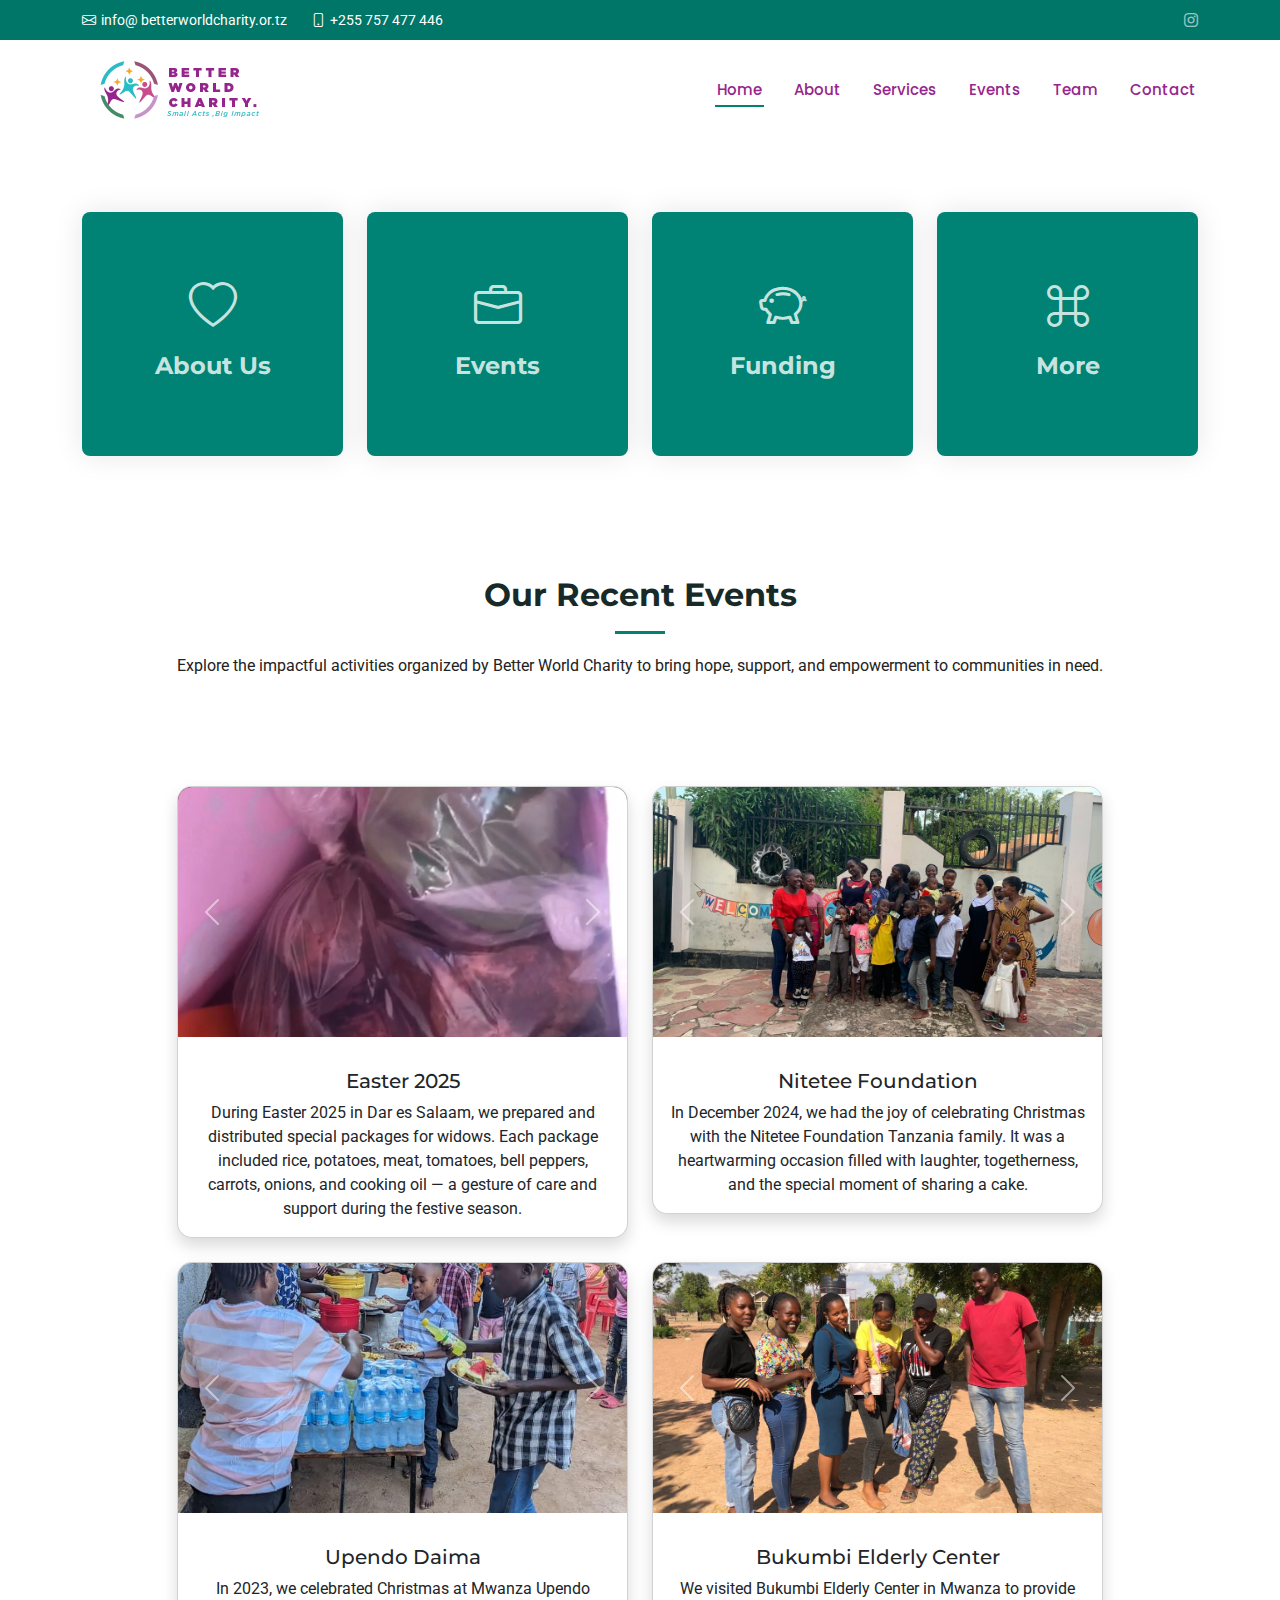
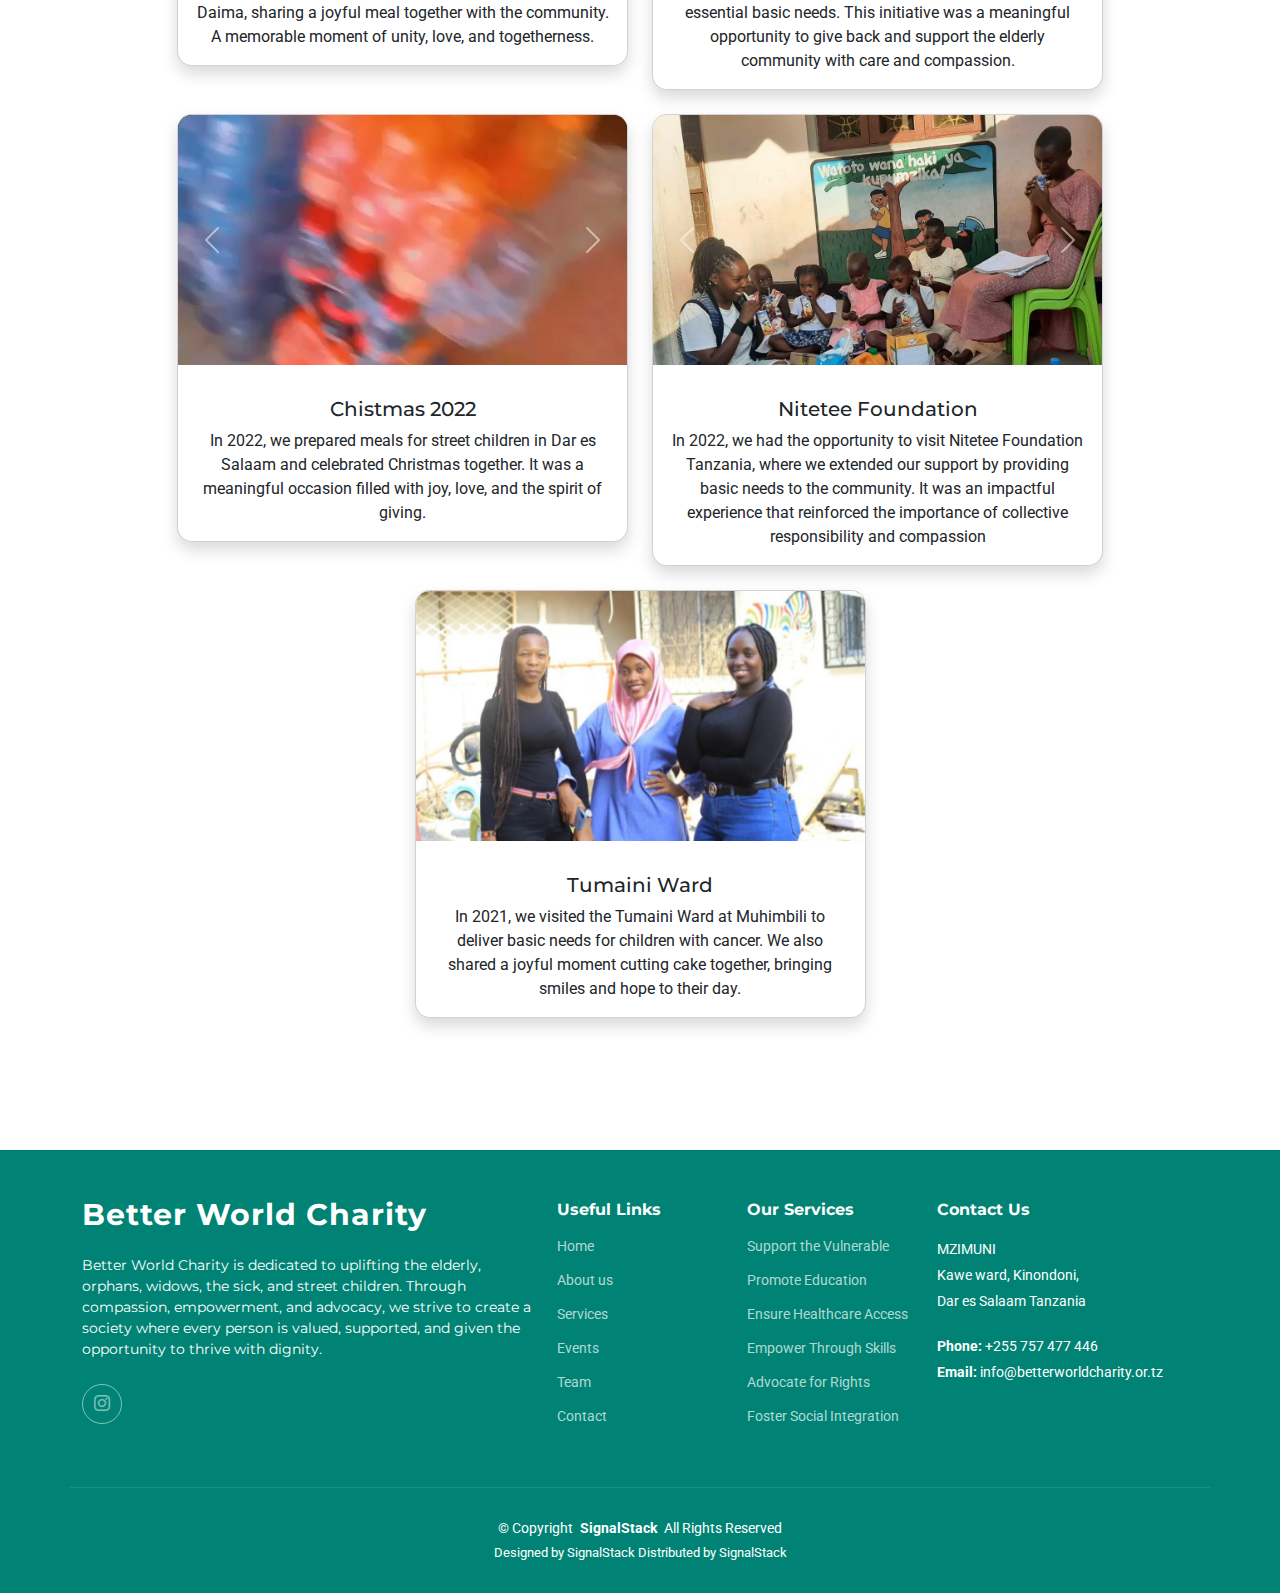
<file: our-events.html>
<!DOCTYPE html>
<html lang="en">

<head>
  <meta charset="utf-8">
  <meta content="width=device-width, initial-scale=1.0" name="viewport">
  <title>Events - Better World Charity</title>
  <meta name="description" content="">
  <meta name="keywords" content="">

  <!-- Favicons -->
  <link href="assets/img/favicon.png" rel="icon">
  <link href="assets/img/apple-touch-icon.png" rel="apple-touch-icon">

  <!-- Fonts -->
  <link href="https://fonts.googleapis.com" rel="preconnect">
  <link href="https://fonts.gstatic.com" rel="preconnect" crossorigin>
  <link href="https://fonts.googleapis.com/css2?family=Roboto:ital,wght@0,100;0,300;0,400;0,500;0,700;0,900;1,100;1,300;1,400;1,500;1,700;1,900&family=Montserrat:ital,wght@0,100;0,200;0,300;0,400;0,500;0,600;0,700;0,800;0,900;1,100;1,200;1,300;1,400;1,500;1,600;1,700;1,800;1,900&family=Poppins:ital,wght@0,100;0,200;0,300;0,400;0,500;0,600;0,700;0,800;0,900;1,100;1,200;1,300;1,400;1,500;1,600;1,700;1,800;1,900&display=swap" rel="stylesheet">

  <!-- Vendor CSS Files -->
  <link href="assets/vendor/bootstrap/css/bootstrap.min.css" rel="stylesheet">
  <link href="assets/vendor/bootstrap-icons/bootstrap-icons.css" rel="stylesheet">
  <link href="assets/vendor/aos/aos.css" rel="stylesheet">
  <link href="assets/vendor/glightbox/css/glightbox.min.css" rel="stylesheet">
  <link href="assets/vendor/swiper/swiper-bundle.min.css" rel="stylesheet">

  <!-- Main CSS File -->
  <link href="assets/css/main.css" rel="stylesheet">

  <!-- =======================================================
  * Template Name: Impact
  * Template URL: https://bootstrapmade.com/impact-bootstrap-business-website-template/
  * Updated: Aug 07 2024 with Bootstrap v5.3.3
  * Author: BootstrapMade.com
  * License: https://bootstrapmade.com/license/
  ======================================================== -->
</head>

<body class="index-page">

  <header id="header" class="header fixed-top">

    <div class="topbar d-flex align-items-center">
      <div class="container d-flex justify-content-center justify-content-md-between">
        <div class="contact-info d-flex align-items-center">
          <i class="bi bi-envelope d-flex align-items-center"><a href="mailto:contact@example.com">info@ betterworldcharity.or.tz</a></i>
          <i class="bi bi-phone d-flex align-items-center ms-4"><span>+255 757 477 446</span></i>
        </div>
        <div class="social-links d-none d-md-flex align-items-center">
         
          <a href="https://www.instagram.com/charitybetterworld?igsh=ODN3M2tzaGlha2g5" class="instagram"><i class="bi bi-instagram"></i></a>
        </div>         
          
        </div>
      </div>
    </div><!-- End Top Bar -->

    <div style="background-color:#ffffff; padding:0px 0px 0px 0px;" class="branding d-flex align-items-cente">

      <div  class="container position-relative d-flex align-items-center justify-content-between">
        <a href="index.html" class="logo d-flex align-items-center">
          <!-- Uncomment the line below if you also wish to use an image logo -->
          <img style="max-height: 100px;" src="assets/img/logo-01.png" alt="">
          <!-- <h1 class="sitename">Better World Charity</h1> -->
          <!-- <span>.</span> -->
        </a>

       <nav id="navmenu" class="navmenu">
  <ul>
    <li><a href="index.html#hero" class="active" style="color: #95258c;">Home<br></a></li>
    <li><a href="index.html#about" style="color: #95258c;">About</a></li>
    <li><a href="index.html#services" style="color: #95258c;">Services</a></li>
    <li><a href="index.html#portfolio" style="color: #95258c;">Events</a></li>
    <li><a href="index.html#team" style="color: #95258c;">Team</a></li>
    <li><a href="index.html#contact" style="color: #95258c;">Contact</a></li>
  </ul>
  <i class="mobile-nav-toggle d-xl-none bi bi-list"></i>
</nav>


      </div>

    </div>

  </header>

  <main class="main">

    <!-- Hero Section -->
    <section id="hero" class="hero section accent-background" style="background-color:#ffffff">

     

      <div class="icon-boxes position-relative" data-aos="fade-up" data-aos-delay="200">
        <div class="container position-relative">
          <div class="row gy-4 mt-5">

            <div class="col-xl-3 col-md-6">
              <div class="icon-box">
                <div class="icon"><i class="bi bi-heart"></i></div>
                <h4 class="title"><a href="index.html#about" class="stretched-link">About Us</a></h4>
              </div>
            </div><!--End Icon Box -->

            <div class="col-xl-3 col-md-6">
              <div class="icon-box">
                <div class="icon"><i class="bi bi-briefcase"></i></div>
                <h4 class="title"><a href="our-events.html" class="stretched-link">Events</a></h4>
              </div>
            </div><!--End Icon Box -->

            <div class="col-xl-3 col-md-6">
              <div class="icon-box">
                <div class="icon"><i class="bi bi-piggy-bank"></i></div>
                <h4 class="title"><a href="fund-us.html" class="stretched-link">Funding</a></h4>
              </div>
            </div><!--End Icon Box -->

            <div class="col-xl-3 col-md-6">
              <div class="icon-box">
                <div class="icon"><i class="bi bi-command"></i></div>
                <h4 class="title"><a href="more.html" class="stretched-link">More</a></h4>
              </div>
            </div><!--End Icon Box -->

          </div>
        </div>
      </div>

    </section><!-- /Hero Section -->
<!-- Events Section -->
<section id="events" class="events section">

  <!-- Section Title -->
  <div class="container section-title text-center" data-aos="fade-up">
    <h2>Our Recent Events</h2>
    <p>Explore the impactful activities organized by Better World Charity to bring hope, support, and empowerment to communities in need.</p>
  </div><!-- End Section Title -->

  <div class="container my-5">
    <div class="row justify-content-center">

      <!-- Event Card 1 -->
<div class="col-md-5 mb-4">
  <div class="card shadow" style="border-radius: 15px; overflow: hidden;">

    <!-- Carousel -->
    <div id="eventCarousel1" class="carousel slide" data-bs-ride="carousel">
      <div class="carousel-inner">

        <!-- First Item: Video -->
        <div class="carousel-item active">
          <div style="width: 100%; height: 250px; background: #000; display: flex; align-items: center; justify-content: center; overflow: hidden;">
            <video autoplay muted loop playsinline style="width: 100%; height: 100%; object-fit: cover;">
              <source src="assets/img/portfolio/video.mp4" type="video/mp4">
              Your browser does not support the video tag.
            </video>
          </div>
        </div>

        <!-- Second Item: Image -->
        <div class="carousel-item">
          <img src="assets/img/portfolio/2025easter1.jpeg" class="d-block w-100" style="height: 250px; object-fit: cover;" alt="Event Image 2">
        </div>

        <div class="carousel-item">
<div style="width: 100%; height: 250px; background: #000; display: flex; align-items: center; justify-content: center; overflow: hidden;">
            <video autoplay muted loop playsinline style="width: 100%; height: 100%; object-fit: cover;">
              <source src="assets/img/portfolio/2025easter2.mp4" type="video/mp4">
              Your browser does not support the video tag.
            </video>
          </div>        </div>

        <div class="carousel-item">
<div style="width: 100%; height: 250px; background: #000; display: flex; align-items: center; justify-content: center  overflow: hidden;">
            <video autoplay muted loop playsinline style="width: 100%; height: 100%; object-fit: cover;">
              <source src="assets/img/portfolio/2025easter3.mp4" type="video/mp4">
              Your browser does not support the video tag.
            </video>
          </div>        </div>

     
      </div>

      <!-- Carousel Controls -->
      <button class="carousel-control-prev" type="button" data-bs-target="#eventCarousel1" data-bs-slide="prev">
        <span class="carousel-control-prev-icon" aria-hidden="true"></span>
      </button>
      <button class="carousel-control-next" type="button" data-bs-target="#eventCarousel1" data-bs-slide="next">
        <span class="carousel-control-next-icon" aria-hidden="true"></span>
      </button>
    </div>

    <!-- Event Details -->
    <div class="card-body text-center">
      <h5 class="card-title mt-3">Easter 2025</h5>
      <p class="card-text">
        During Easter 2025 in Dar es Salaam, we prepared and distributed special packages for widows. Each package included rice, potatoes, meat, tomatoes, bell peppers, carrots, onions, and cooking oil — a gesture of care and support during the festive season.
      </p>
    </div>

  </div>
</div>


      <!-- Event Card 2 -->
      <div class="col-md-5 mb-4">
        <div class="card shadow" style="border-radius: 15px; overflow: hidden;">

          <!-- Carousel -->
          <div id="eventCarousel2" class="carousel slide" data-bs-ride="carousel">
            <div class="carousel-inner">
              <div class="carousel-item active">
                <img src="assets/img/portfolio/nitetefundation1.jpeg" class="d-block w-100" style="height: 250px; object-fit: cover;" alt="Event Image 1">
              </div>
              <div class="carousel-item">
                <img src="assets/img/portfolio/nitetefundation2.jpeg" class="d-block w-100" style="height: 250px; object-fit: cover;" alt="Event Image 2">
              </div>
              <div class="carousel-item">
                <img src="assets/img/portfolio/nitetefundation3.jpeg" class="d-block w-100" style="height: 250px; object-fit: cover;" alt="Event Image 2">
              </div>
              <div class="carousel-item">
                <img src="assets/img/portfolio/nitetefundation4.jpeg" class="d-block w-100" style="height: 250px; object-fit: cover;" alt="Event Image 2">
              </div>
              <div class="carousel-item">
                <img src="assets/img/portfolio/nitetefundation5.jpeg" class="d-block w-100" style="height: 250px; object-fit: cover;" alt="Event Image 2">
              </div>
              <div class="carousel-item">
                <img src="assets/img/portfolio/nitetefundation6.jpeg" class="d-block w-100" style="height: 250px; object-fit: cover;" alt="Event Image 2">
              </div>
              <div class="carousel-item">
                <img src="assets/img/portfolio/nitetefundation7.jpeg" class="d-block w-100" style="height: 250px; object-fit: cover;" alt="Event Image 2">
              </div>
            </div>
            <!-- Carousel Controls -->
            <button class="carousel-control-prev" type="button" data-bs-target="#eventCarousel2" data-bs-slide="prev">
              <span class="carousel-control-prev-icon" aria-hidden="true"></span>
            </button>
            <button class="carousel-control-next" type="button" data-bs-target="#eventCarousel2" data-bs-slide="next">
              <span class="carousel-control-next-icon" aria-hidden="true"></span>
            </button>
          </div>

          <!-- Event Details -->
          <div class="card-body text-center">
            <h5 class="card-title mt-3">Nitetee Foundation  </h5>
            <p class="card-text">
             In December 2024, we had the joy of celebrating Christmas with the Nitetee Foundation Tanzania family. It was a heartwarming occasion filled with laughter, togetherness, and the special moment of sharing a cake.
            </p>
          </div>
        </div>
      </div>

    <!-- Event Card 3 -->
      <div class="col-md-5 mb-4">
        <div class="card shadow" style="border-radius: 15px; overflow: hidden;">

       <!-- Carousel -->
          <div id="eventCarousel3" class="carousel slide" data-bs-ride="carousel">
            <div class="carousel-inner">
              <div class="carousel-item active">
                <img src="assets/img/portfolio/upendodaima1.jpeg" class="d-block w-100" style="height: 250px; object-fit: cover;" alt="Event Image 1">
              </div>
              <div class="carousel-item">
                <img src="assets/img/portfolio/upendodaima2.jpeg" class="d-block w-100" style="height: 250px; object-fit: cover;" alt="Event Image 2">
              </div>
              <div class="carousel-item">
                <img src="assets/img/portfolio/upendodaima3.jpeg" class="d-block w-100" style="height: 250px; object-fit: cover;" alt="Event Image 2">
              </div>
              <div class="carousel-item">
                <img src="assets/img/portfolio/upendodaima4.jpeg" class="d-block w-100" style="height: 250px; object-fit: cover;" alt="Event Image 2">
              </div>
              <div class="carousel-item">
                <img src="assets/img/portfolio/upendodaima5.jpeg" class="d-block w-100" style="height: 250px; object-fit: cover;" alt="Event Image 2">
              </div>
              <div class="carousel-item">
                <img src="assets/img/portfolio/upendodaima6.jpeg" class="d-block w-100" style="height: 250px; object-fit: cover;" alt="Event Image 2">
              </div>
              <div class="carousel-item">
                <img src="assets/img/portfolio/upendodaima7.jpeg" class="d-block w-100" style="height: 250px; object-fit: cover;" alt="Event Image 2">
              </div>
              <div class="carousel-item">
                <img src="assets/img/portfolio/upendodaima8.jpeg" class="d-block w-100" style="height: 250px; object-fit: cover;" alt="Event Image 2">
              </div>
              <div class="carousel-item">
                <img src="assets/img/portfolio/upendodaima9.jpeg" class="d-block w-100" style="height: 250px; object-fit: cover;" alt="Event Image 2">
              </div>
            </div>
            <!-- Carousel Controls -->
            <button class="carousel-control-prev" type="button" data-bs-target="#eventCarousel3" data-bs-slide="prev">
              <span class="carousel-control-prev-icon" aria-hidden="true"></span>
            </button>
            <button class="carousel-control-next" type="button" data-bs-target="#eventCarousel3" data-bs-slide="next">
              <span class="carousel-control-next-icon" aria-hidden="true"></span>
            </button>
          </div>

          <!-- Event Details -->
          <div class="card-body text-center">
            <h5 class="card-title mt-3">Upendo Daima  </h5>
            <p class="card-text">
             In 2023, we celebrated Christmas at Mwanza Upendo Daima, sharing a joyful meal together with the community. A memorable moment of unity, love, and togetherness.
            </p>
          </div>
        </div>
      </div>

    <!-- Event Card 4 -->
      <div class="col-md-5 mb-4">
        <div class="card shadow" style="border-radius: 15px; overflow: hidden;">

          <!-- Carousel -->
          <div id="eventCarousel4" class="carousel slide" data-bs-ride="carousel">
            <div class="carousel-inner">
              <div class="carousel-item active">
                <img src="assets/img/portfolio/bukumbi1.jpeg" class="d-block w-100" style="height: 250px; object-fit: cover;" alt="Event Image 1">
              </div>
              <div class="carousel-item">
                <img src="assets/img/portfolio/bukumbi2.jpeg" class="d-block w-100" style="height: 250px; object-fit: cover;" alt="Event Image 2">
              </div>
              <div class="carousel-item">
                <img src="assets/img/portfolio/bukumbi3.jpeg" class="d-block w-100" style="height: 250px; object-fit: cover;" alt="Event Image 2">
              </div>
              <div class="carousel-item">
                <img src="assets/img/portfolio/bukumbi4.jpeg" class="d-block w-100" style="height: 250px; object-fit: cover;" alt="Event Image 2">
              </div>
              <div class="carousel-item">
                <img src="assets/img/portfolio/bukumbi5.jpeg" class="d-block w-100" style="height: 250px; object-fit: cover;" alt="Event Image 2">
              </div>
              <div class="carousel-item">
                <img src="assets/img/portfolio/bukumbi6.jpeg" class="d-block w-100" style="height: 250px; object-fit: cover;" alt="Event Image 2">
              </div>
              <div class="carousel-item">
                <img src="assets/img/portfolio/bukumbi7.jpeg" class="d-block w-100" style="height: 250px; object-fit: cover;" alt="Event Image 2">
              </div>
             
            </div>
            <!-- Carousel Controls -->
            <button class="carousel-control-prev" type="button" data-bs-target="#eventCarousel4" data-bs-slide="prev">
              <span class="carousel-control-prev-icon" aria-hidden="true"></span>
            </button>
            <button class="carousel-control-next" type="button" data-bs-target="#eventCarousel4" data-bs-slide="next">
              <span class="carousel-control-next-icon" aria-hidden="true"></span>
            </button>
          </div>

          <!-- Event Details -->
          <div class="card-body text-center">
            <h5 class="card-title mt-3">Bukumbi Elderly Center </h5>
            <p class="card-text">
            We visited Bukumbi Elderly Center in Mwanza to provide essential basic needs. This initiative was a meaningful opportunity to give back and support the elderly community with care and compassion.
            </p>
          </div>
        </div>
      </div>

    <!-- Event Card 5 -->
      <div class="col-md-5 mb-4">
        <div class="card shadow" style="border-radius: 15px; overflow: hidden;">

          <!-- Carousel -->
          <div id="eventCarousel5" class="carousel slide" data-bs-ride="carousel">
            <div class="carousel-inner">
              <div class="carousel-item active">
               <div style="width: 100%; height: 250px; background: #000; display: flex; align-items: center; justify-content: center; overflow: hidden;">
            <video autoplay muted loop playsinline style="width: 100%; height: 100%; object-fit: cover;">
              <source src="assets/img/portfolio/video2.mp4" type="video/mp4">
              Your browser does not support the video tag.
            </video>
          </div>
              </div>
   
            </div>
            <!-- Carousel Controls -->
            <button class="carousel-control-prev" type="button" data-bs-target="#eventCarousel5" data-bs-slide="prev">
              <span class="carousel-control-prev-icon" aria-hidden="true"></span>
            </button>
            <button class="carousel-control-next" type="button" data-bs-target="#eventCarousel5" data-bs-slide="next">
              <span class="carousel-control-next-icon" aria-hidden="true"></span>
            </button>
          </div>

          <!-- Event Details -->
          <div class="card-body text-center">
            <h5 class="card-title mt-3">Chistmas 2022  </h5>
            <p class="card-text">
              In 2022, we prepared meals for street children in Dar es Salaam and celebrated Christmas together. It was a meaningful occasion filled with joy, love, and the spirit of giving.
            </p>
          </div>
        </div>
      </div>

    <!-- Event Card 6 -->
      <div class="col-md-5 mb-4">
        <div class="card shadow" style="border-radius: 15px; overflow: hidden;">

          <!-- Carousel -->
          <div id="eventCarousel6" class="carousel slide" data-bs-ride="carousel">
            <div class="carousel-inner">
              <div class="carousel-item active">
                <img src="assets/img/portfolio/niteteefoundatin1.jpeg" class="d-block w-100" style="height: 250px; object-fit: cover;" alt="Event Image 1">
              </div>
              <div class="carousel-item">
                <img src="assets/img/portfolio/niteteefoundatin2.jpeg" class="d-block w-100" style="height: 250px; object-fit: cover;" alt="Event Image 2">
              </div>
              <div class="carousel-item">
                <img src="assets/img/portfolio/niteteefoundatin3.jpeg" class="d-block w-100" style="height: 250px; object-fit: cover;" alt="Event Image 2">
              </div>
              <div class="carousel-item">
                <img src="assets/img/portfolio/niteteefoundatin4.jpeg" class="d-block w-100" style="height: 250px; object-fit: cover;" alt="Event Image 2">
              </div>
              <div class="carousel-item">
                <img src="assets/img/portfolio/niteteefoundatin5.jpeg" class="d-block w-100" style="height: 250px; object-fit: cover;" alt="Event Image 2">
              </div>
              <div class="carousel-item">
                <img src="assets/img/portfolio/niteteefoundatin6.jpeg" class="d-block w-100" style="height: 250px; object-fit: cover;" alt="Event Image 2">
              </div>
            
            </div>
            <!-- Carousel Controls -->
            <button class="carousel-control-prev" type="button" data-bs-target="#eventCarousel6" data-bs-slide="prev">
              <span class="carousel-control-prev-icon" aria-hidden="true"></span>
            </button>
            <button class="carousel-control-next" type="button" data-bs-target="#eventCarousel6" data-bs-slide="next">
              <span class="carousel-control-next-icon" aria-hidden="true"></span>
            </button>
          </div>

          <!-- Event Details -->
          <div class="card-body text-center">
            <h5 class="card-title mt-3">Nitetee Foundation  </h5>
            <p class="card-text">
             In 2022, we had the opportunity to visit Nitetee Foundation Tanzania, where we extended our support by providing basic needs to the community. It was an impactful experience that reinforced the importance of collective responsibility and compassion
            </p>
          </div>
        </div>
      </div>
    <!-- Event Card 7 -->
      <div class="col-md-5 mb-4">
        <div class="card shadow" style="border-radius: 15px; overflow: hidden;">

          <!-- Carousel -->
          <div id="eventCarousel7" class="carousel slide" data-bs-ride="carousel">
            <div class="carousel-inner">
              <div class="carousel-item active">
                <img src="assets/img/portfolio/tumainiward1.jpeg" class="d-block w-100" style="height: 250px; object-fit: cover;" alt="Event Image 1">
              </div>
              <div class="carousel-item">
                <img src="assets/img/portfolio/tumainiward2.jpeg" class="d-block w-100" style="height: 250px; object-fit: cover;" alt="Event Image 2">
              </div>
              <div class="carousel-item">
                <img src="assets/img/portfolio/tumainiward3.jpeg" class="d-block w-100" style="height: 250px; object-fit: cover;" alt="Event Image 2">
              </div>
              <div class="carousel-item">
                <img src="assets/img/portfolio/tumainiward4.jpeg" class="d-block w-100" style="height: 250px; object-fit: cover;" alt="Event Image 2">
              </div>
              <div class="carousel-item">
                <img src="assets/img/portfolio/tumainiward5.jpeg" class="d-block w-100" style="height: 250px; object-fit: cover;" alt="Event Image 2">
              </div>
              <div class="carousel-item">
                <img src="assets/img/portfolio/tumainiward6.jpeg" class="d-block w-100" style="height: 250px; object-fit: cover;" alt="Event Image 2">
              </div>
              <div class="carousel-item">
                <img src="assets/img/portfolio/tumainiward7.jpeg" class="d-block w-100" style="height: 250px; object-fit: cover;" alt="Event Image 2">
              </div>
            </div>
            <!-- Carousel Controls -->
            <button class="carousel-control-prev" type="button" data-bs-target="#eventCarousel7" data-bs-slide="prev">
              <span class="carousel-control-prev-icon" aria-hidden="true"></span>
            </button>
            <button class="carousel-control-next" type="button" data-bs-target="#eventCarousel7" data-bs-slide="next">
              <span class="carousel-control-next-icon" aria-hidden="true"></span>
            </button>
          </div>

          <!-- Event Details -->
          <div class="card-body text-center">
            <h5 class="card-title mt-3"> Tumaini Ward  </h5>
            <p class="card-text">
             In 2021, we visited the Tumaini Ward at Muhimbili to deliver basic needs for children with cancer. We also shared a joyful moment cutting cake together, bringing smiles and hope to their day.
            </p>
          </div>
        </div>
      </div>

    </div>
  </div>

</section><!-- /Events Section -->

   



 
  </main>

  <footer id="footer" class="footer accent-background">

    <div class="container footer-top">
      <div class="row gy-4">
        <div class="col-lg-5 col-md-12 footer-about">
          <a href="index.html" class="logo d-flex align-items-center">
            <span class="sitename">Better World Charity</span>
          </a>
          <p>Better World Charity is dedicated to uplifting the elderly, orphans, widows, the sick, and street children. Through compassion, empowerment, and advocacy, we strive to create a society where every person is valued, supported, and given the opportunity to thrive with dignity.</p>
          <div class="social-links d-flex mt-4">
           
            <a href="https://www.instagram.com/charitybetterworld?igsh=ODN3M2tzaGlha2g5"><i class="bi bi-instagram"></i></a>
          </div>
        </div>

        <div class="col-lg-2 col-6 footer-links">
          <h4>Useful Links</h4>
          <ul>
            <li><a href="#">Home</a></li>
            <li><a href="#">About us</a></li>
            <li><a href="#">Services</a></li>
            <li><a href="#">Events</a></li>
            <li><a href="#">Team</a></li>
            <li><a href="#">Contact</a></li>
          </ul>
        </div>

        <div class="col-lg-2 col-6 footer-links">
          <h4>Our Services</h4>
          <ul>
            <li><a href="service-details.html">Support the Vulnerable</a></li>
            <li><a href="promote_education.html">Promote Education</a></li>
            <li><a href="ensure_healthcare_access.html">Ensure Healthcare Access</a></li>
            <li><a href="empower_through_skills.html">Empower Through Skills</a></li>
            <li><a href="advocate_for_rights.html">Advocate for Rights</a></li>
            <li><a href="foster_social_integration.html">Foster Social Integration</a></li>
          </ul>
        </div>

        <div class="col-lg-3 col-md-12 footer-contact text-center text-md-start">
          <h4>Contact Us</h4>
          <p>MZIMUNI</p>
          <p> Kawe ward, Kinondoni,</p>
          <p>Dar es Salaam Tanzania</p>
          <p class="mt-4"><strong>Phone:</strong> <span>+255 757 477 446</span></p>
          <p><strong>Email:</strong> <span>info@betterworldcharity.or.tz</span></p>
        </div>

      </div>
    </div>

    <div class="container copyright text-center mt-4">
      <p>© <span>Copyright</span> <strong class="px-1 sitename">SignalStack</strong> <span>All Rights Reserved</span></p>
      <div class="credits">
        <!-- All the links in the footer should remain intact. -->
        <!-- You can delete the links only if you've purchased the pro version. -->
        <!-- Licensing information: https://bootstrapmade.com/license/ -->
        <!-- Purchase the pro version with working PHP/AJAX contact form: [buy-url] -->
        Designed by <a href="#">SignalStack</a> Distributed by <a href="#">SignalStack</a>
      </div>
    </div>

  </footer>

  <!-- Scroll Top -->
  <a href="#" id="scroll-top" class="scroll-top d-flex align-items-center justify-content-center"><i class="bi bi-arrow-up-short"></i></a>

  <!-- Preloader -->
  <div id="preloader"></div>

  <!-- Vendor JS Files -->
  <script src="assets/vendor/bootstrap/js/bootstrap.bundle.min.js"></script>
  <script src="assets/vendor/php-email-form/validate.js"></script>
  <script src="assets/vendor/aos/aos.js"></script>
  <script src="assets/vendor/glightbox/js/glightbox.min.js"></script>
  <script src="assets/vendor/swiper/swiper-bundle.min.js"></script>
  <script src="assets/vendor/purecounter/purecounter_vanilla.js"></script>
  <script src="assets/vendor/imagesloaded/imagesloaded.pkgd.min.js"></script>
  <script src="assets/vendor/isotope-layout/isotope.pkgd.min.js"></script>

  <!-- Main JS File -->
  <script src="assets/js/main.js"></script>

</body>

</html>
</file>
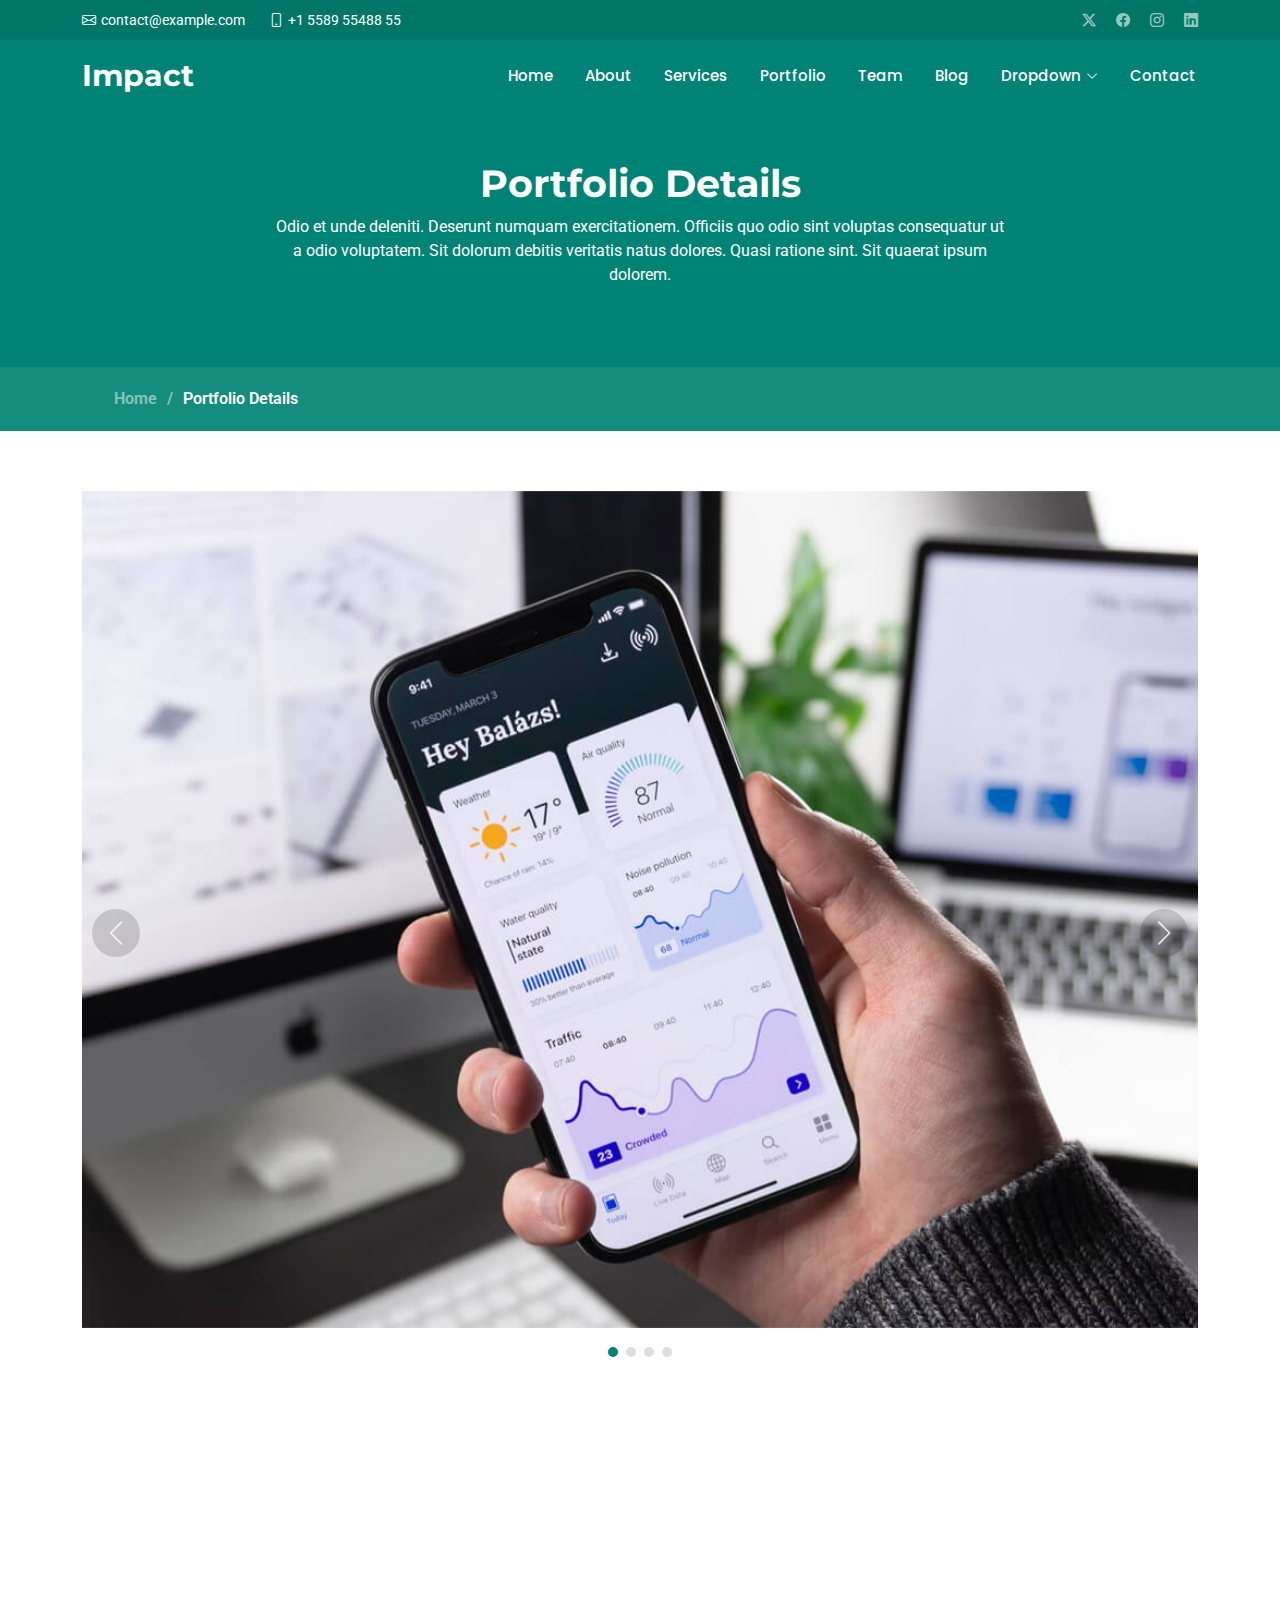
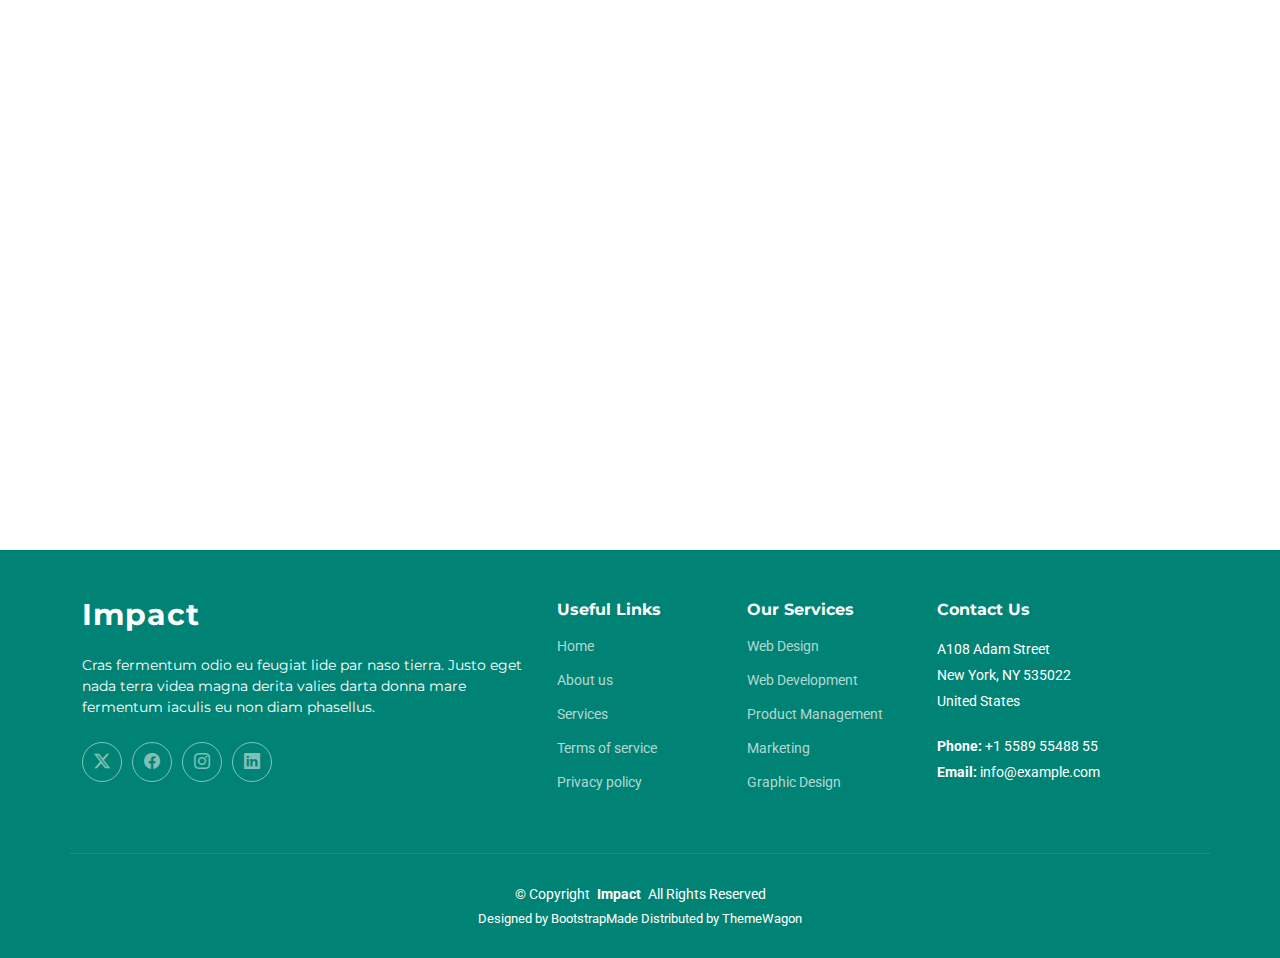
<file: portfolio-details.html>
<!DOCTYPE html>
<html lang="en">

<head>
  <meta charset="utf-8">
  <meta content="width=device-width, initial-scale=1.0" name="viewport">
  <title>Portfolio Details - Impact Bootstrap Template</title>
  <meta name="description" content="">
  <meta name="keywords" content="">

  <!-- Favicons -->
  <link href="assets/img/favicon.png" rel="icon">
  <link href="assets/img/apple-touch-icon.png" rel="apple-touch-icon">

  <!-- Fonts -->
  <link href="https://fonts.googleapis.com" rel="preconnect">
  <link href="https://fonts.gstatic.com" rel="preconnect" crossorigin>
  <link href="https://fonts.googleapis.com/css2?family=Roboto:ital,wght@0,100;0,300;0,400;0,500;0,700;0,900;1,100;1,300;1,400;1,500;1,700;1,900&family=Montserrat:ital,wght@0,100;0,200;0,300;0,400;0,500;0,600;0,700;0,800;0,900;1,100;1,200;1,300;1,400;1,500;1,600;1,700;1,800;1,900&family=Poppins:ital,wght@0,100;0,200;0,300;0,400;0,500;0,600;0,700;0,800;0,900;1,100;1,200;1,300;1,400;1,500;1,600;1,700;1,800;1,900&display=swap" rel="stylesheet">

  <!-- Vendor CSS Files -->
  <link href="assets/vendor/bootstrap/css/bootstrap.min.css" rel="stylesheet">
  <link href="assets/vendor/bootstrap-icons/bootstrap-icons.css" rel="stylesheet">
  <link href="assets/vendor/aos/aos.css" rel="stylesheet">
  <link href="assets/vendor/glightbox/css/glightbox.min.css" rel="stylesheet">
  <link href="assets/vendor/swiper/swiper-bundle.min.css" rel="stylesheet">

  <!-- Main CSS File -->
  <link href="assets/css/main.css" rel="stylesheet">

  <!-- =======================================================
  * Template Name: Impact
  * Template URL: https://bootstrapmade.com/impact-bootstrap-business-website-template/
  * Updated: Aug 07 2024 with Bootstrap v5.3.3
  * Author: BootstrapMade.com
  * License: https://bootstrapmade.com/license/
  ======================================================== -->
</head>

<body class="portfolio-details-page">

  <header id="header" class="header fixed-top">

    <div class="topbar d-flex align-items-center">
      <div class="container d-flex justify-content-center justify-content-md-between">
        <div class="contact-info d-flex align-items-center">
          <i class="bi bi-envelope d-flex align-items-center"><a href="mailto:contact@example.com">contact@example.com</a></i>
          <i class="bi bi-phone d-flex align-items-center ms-4"><span>+1 5589 55488 55</span></i>
        </div>
        <div class="social-links d-none d-md-flex align-items-center">
          <a href="#" class="twitter"><i class="bi bi-twitter-x"></i></a>
          <a href="#" class="facebook"><i class="bi bi-facebook"></i></a>
          <a href="#" class="instagram"><i class="bi bi-instagram"></i></a>
          <a href="#" class="linkedin"><i class="bi bi-linkedin"></i></a>
        </div>
      </div>
    </div><!-- End Top Bar -->

    <div class="branding d-flex align-items-cente">

      <div class="container position-relative d-flex align-items-center justify-content-between">
        <a href="index.html" class="logo d-flex align-items-center">
          <!-- Uncomment the line below if you also wish to use an image logo -->
          <!-- <img src="assets/img/logo.png" alt=""> -->
          <h1 class="sitename">Impact</h1>
          <span>.</span>
        </a>

        <nav id="navmenu" class="navmenu">
          <ul>
            <li><a href="#hero">Home<br></a></li>
            <li><a href="#about">About</a></li>
            <li><a href="#services">Services</a></li>
            <li><a href="#portfolio">Portfolio</a></li>
            <li><a href="#team">Team</a></li>
            <li><a href="blog.html">Blog</a></li>
            <li class="dropdown"><a href="#"><span>Dropdown</span> <i class="bi bi-chevron-down toggle-dropdown"></i></a>
              <ul>
                <li><a href="#">Dropdown 1</a></li>
                <li class="dropdown"><a href="#"><span>Deep Dropdown</span> <i class="bi bi-chevron-down toggle-dropdown"></i></a>
                  <ul>
                    <li><a href="#">Deep Dropdown 1</a></li>
                    <li><a href="#">Deep Dropdown 2</a></li>
                    <li><a href="#">Deep Dropdown 3</a></li>
                    <li><a href="#">Deep Dropdown 4</a></li>
                    <li><a href="#">Deep Dropdown 5</a></li>
                  </ul>
                </li>
                <li><a href="#">Dropdown 2</a></li>
                <li><a href="#">Dropdown 3</a></li>
                <li><a href="#">Dropdown 4</a></li>
              </ul>
            </li>
            <li><a href="#contact">Contact</a></li>
          </ul>
          <i class="mobile-nav-toggle d-xl-none bi bi-list"></i>
        </nav>

      </div>

    </div>

  </header>

  <main class="main">

    <!-- Page Title -->
    <div class="page-title">
      <div class="heading">
        <div class="container">
          <div class="row d-flex justify-content-center text-center">
            <div class="col-lg-8">
              <h1>Portfolio Details</h1>
              <p class="mb-0">Odio et unde deleniti. Deserunt numquam exercitationem. Officiis quo odio sint voluptas consequatur ut a odio voluptatem. Sit dolorum debitis veritatis natus dolores. Quasi ratione sint. Sit quaerat ipsum dolorem.</p>
            </div>
          </div>
        </div>
      </div>
      <nav class="breadcrumbs">
        <div class="container">
          <ol>
            <li><a href="index.html">Home</a></li>
            <li class="current">Portfolio Details</li>
          </ol>
        </div>
      </nav>
    </div><!-- End Page Title -->

    <!-- Portfolio Details Section -->
    <section id="portfolio-details" class="portfolio-details section">

      <div class="container" data-aos="fade-up">

        <div class="portfolio-details-slider swiper init-swiper">
          <script type="application/json" class="swiper-config">
            {
              "loop": true,
              "speed": 600,
              "autoplay": {
                "delay": 5000
              },
              "slidesPerView": "auto",
              "navigation": {
                "nextEl": ".swiper-button-next",
                "prevEl": ".swiper-button-prev"
              },
              "pagination": {
                "el": ".swiper-pagination",
                "type": "bullets",
                "clickable": true
              }
            }
          </script>
          <div class="swiper-wrapper align-items-center">

            <div class="swiper-slide">
              <img src="assets/img/portfolio/app-1.jpg" alt="">
            </div>

            <div class="swiper-slide">
              <img src="assets/img/portfolio/product-1.jpg" alt="">
            </div>

            <div class="swiper-slide">
              <img src="assets/img/portfolio/branding-1.jpg" alt="">
            </div>

            <div class="swiper-slide">
              <img src="assets/img/portfolio/books-1.jpg" alt="">
            </div>

          </div>
          <div class="swiper-button-prev"></div>
          <div class="swiper-button-next"></div>
          <div class="swiper-pagination"></div>
        </div>

        <div class="row justify-content-between gy-4 mt-4">

          <div class="col-lg-8" data-aos="fade-up">
            <div class="portfolio-description">
              <h2>This is an example of portfolio details</h2>
              <p>
                Autem ipsum nam porro corporis rerum. Quis eos dolorem eos itaque inventore commodi labore quia quia. Exercitationem repudiandae officiis neque suscipit non officia eaque itaque enim. Voluptatem officia accusantium nesciunt est omnis tempora consectetur dignissimos. Sequi nulla at esse enim cum deserunt eius.
              </p>
              <p>
                Amet consequatur qui dolore veniam voluptatem voluptatem sit. Non aspernatur atque natus ut cum nam et. Praesentium error dolores rerum minus sequi quia veritatis eum. Eos et doloribus doloremque nesciunt molestiae laboriosam.
              </p>

              <div class="testimonial-item">
                <p>
                  <i class="bi bi-quote quote-icon-left"></i>
                  <span>Export tempor illum tamen malis malis eram quae irure esse labore quem cillum quid cillum eram malis quorum velit fore eram velit sunt aliqua noster fugiat irure amet legam anim culpa.</span>
                  <i class="bi bi-quote quote-icon-right"></i>
                </p>
                <div>
                  <img src="assets/img/testimonials/testimonials-2.jpg" class="testimonial-img" alt="">
                  <h3>Sara Wilsson</h3>
                  <h4>Designer</h4>
                </div>
              </div>

              <p>
                Impedit ipsum quae et aliquid doloribus et voluptatem quasi. Perspiciatis occaecati earum et magnam animi. Quibusdam non qui ea vitae suscipit vitae sunt. Repudiandae incidunt cumque minus deserunt assumenda tempore. Delectus voluptas necessitatibus est.
              </p>

              <p>
                Sunt voluptatum sapiente facilis quo odio aut ipsum repellat debitis. Molestiae et autem libero. Explicabo et quod necessitatibus similique quis dolor eum. Numquam eaque praesentium rem et qui nesciunt.
              </p>

            </div>
          </div>

          <div class="col-lg-3" data-aos="fade-up" data-aos-delay="100">
            <div class="portfolio-info">
              <h3>Project information</h3>
              <ul>
                <li><strong>Category</strong> Web design</li>
                <li><strong>Client</strong> ASU Company</li>
                <li><strong>Project date</strong> 01 March, 2020</li>
                <li><strong>Project URL</strong> <a href="#">www.example.com</a></li>
                <li><a href="#" class="btn-visit align-self-start">Visit Website</a></li>
              </ul>
            </div>
          </div>

        </div>

      </div>

    </section><!-- /Portfolio Details Section -->

  </main>

  <footer id="footer" class="footer accent-background">

    <div class="container footer-top">
      <div class="row gy-4">
        <div class="col-lg-5 col-md-12 footer-about">
          <a href="index.html" class="logo d-flex align-items-center">
            <span class="sitename">Impact</span>
          </a>
          <p>Cras fermentum odio eu feugiat lide par naso tierra. Justo eget nada terra videa magna derita valies darta donna mare fermentum iaculis eu non diam phasellus.</p>
          <div class="social-links d-flex mt-4">
            <a href=""><i class="bi bi-twitter-x"></i></a>
            <a href=""><i class="bi bi-facebook"></i></a>
            <a href=""><i class="bi bi-instagram"></i></a>
            <a href=""><i class="bi bi-linkedin"></i></a>
          </div>
        </div>

        <div class="col-lg-2 col-6 footer-links">
          <h4>Useful Links</h4>
          <ul>
            <li><a href="#">Home</a></li>
            <li><a href="#">About us</a></li>
            <li><a href="#">Services</a></li>
            <li><a href="#">Terms of service</a></li>
            <li><a href="#">Privacy policy</a></li>
          </ul>
        </div>

        <div class="col-lg-2 col-6 footer-links">
          <h4>Our Services</h4>
          <ul>
            <li><a href="#">Web Design</a></li>
            <li><a href="#">Web Development</a></li>
            <li><a href="#">Product Management</a></li>
            <li><a href="#">Marketing</a></li>
            <li><a href="#">Graphic Design</a></li>
          </ul>
        </div>

        <div class="col-lg-3 col-md-12 footer-contact text-center text-md-start">
          <h4>Contact Us</h4>
          <p>A108 Adam Street</p>
          <p>New York, NY 535022</p>
          <p>United States</p>
          <p class="mt-4"><strong>Phone:</strong> <span>+1 5589 55488 55</span></p>
          <p><strong>Email:</strong> <span>info@example.com</span></p>
        </div>

      </div>
    </div>

    <div class="container copyright text-center mt-4">
      <p>© <span>Copyright</span> <strong class="px-1 sitename">Impact</strong> <span>All Rights Reserved</span></p>
      <div class="credits">
        <!-- All the links in the footer should remain intact. -->
        <!-- You can delete the links only if you've purchased the pro version. -->
        <!-- Licensing information: https://bootstrapmade.com/license/ -->
        <!-- Purchase the pro version with working PHP/AJAX contact form: [buy-url] -->
        Designed by <a href="https://bootstrapmade.com/">BootstrapMade</a> Distributed by <a href="https://themewagon.com">ThemeWagon</a>
      </div>
    </div>

  </footer>

  <!-- Scroll Top -->
  <a href="#" id="scroll-top" class="scroll-top d-flex align-items-center justify-content-center"><i class="bi bi-arrow-up-short"></i></a>

  <!-- Preloader -->
  <div id="preloader"></div>

  <!-- Vendor JS Files -->
  <script src="assets/vendor/bootstrap/js/bootstrap.bundle.min.js"></script>
  <script src="assets/vendor/php-email-form/validate.js"></script>
  <script src="assets/vendor/aos/aos.js"></script>
  <script src="assets/vendor/glightbox/js/glightbox.min.js"></script>
  <script src="assets/vendor/swiper/swiper-bundle.min.js"></script>
  <script src="assets/vendor/purecounter/purecounter_vanilla.js"></script>
  <script src="assets/vendor/imagesloaded/imagesloaded.pkgd.min.js"></script>
  <script src="assets/vendor/isotope-layout/isotope.pkgd.min.js"></script>

  <!-- Main JS File -->
  <script src="assets/js/main.js"></script>

</body>

</html>
</file>
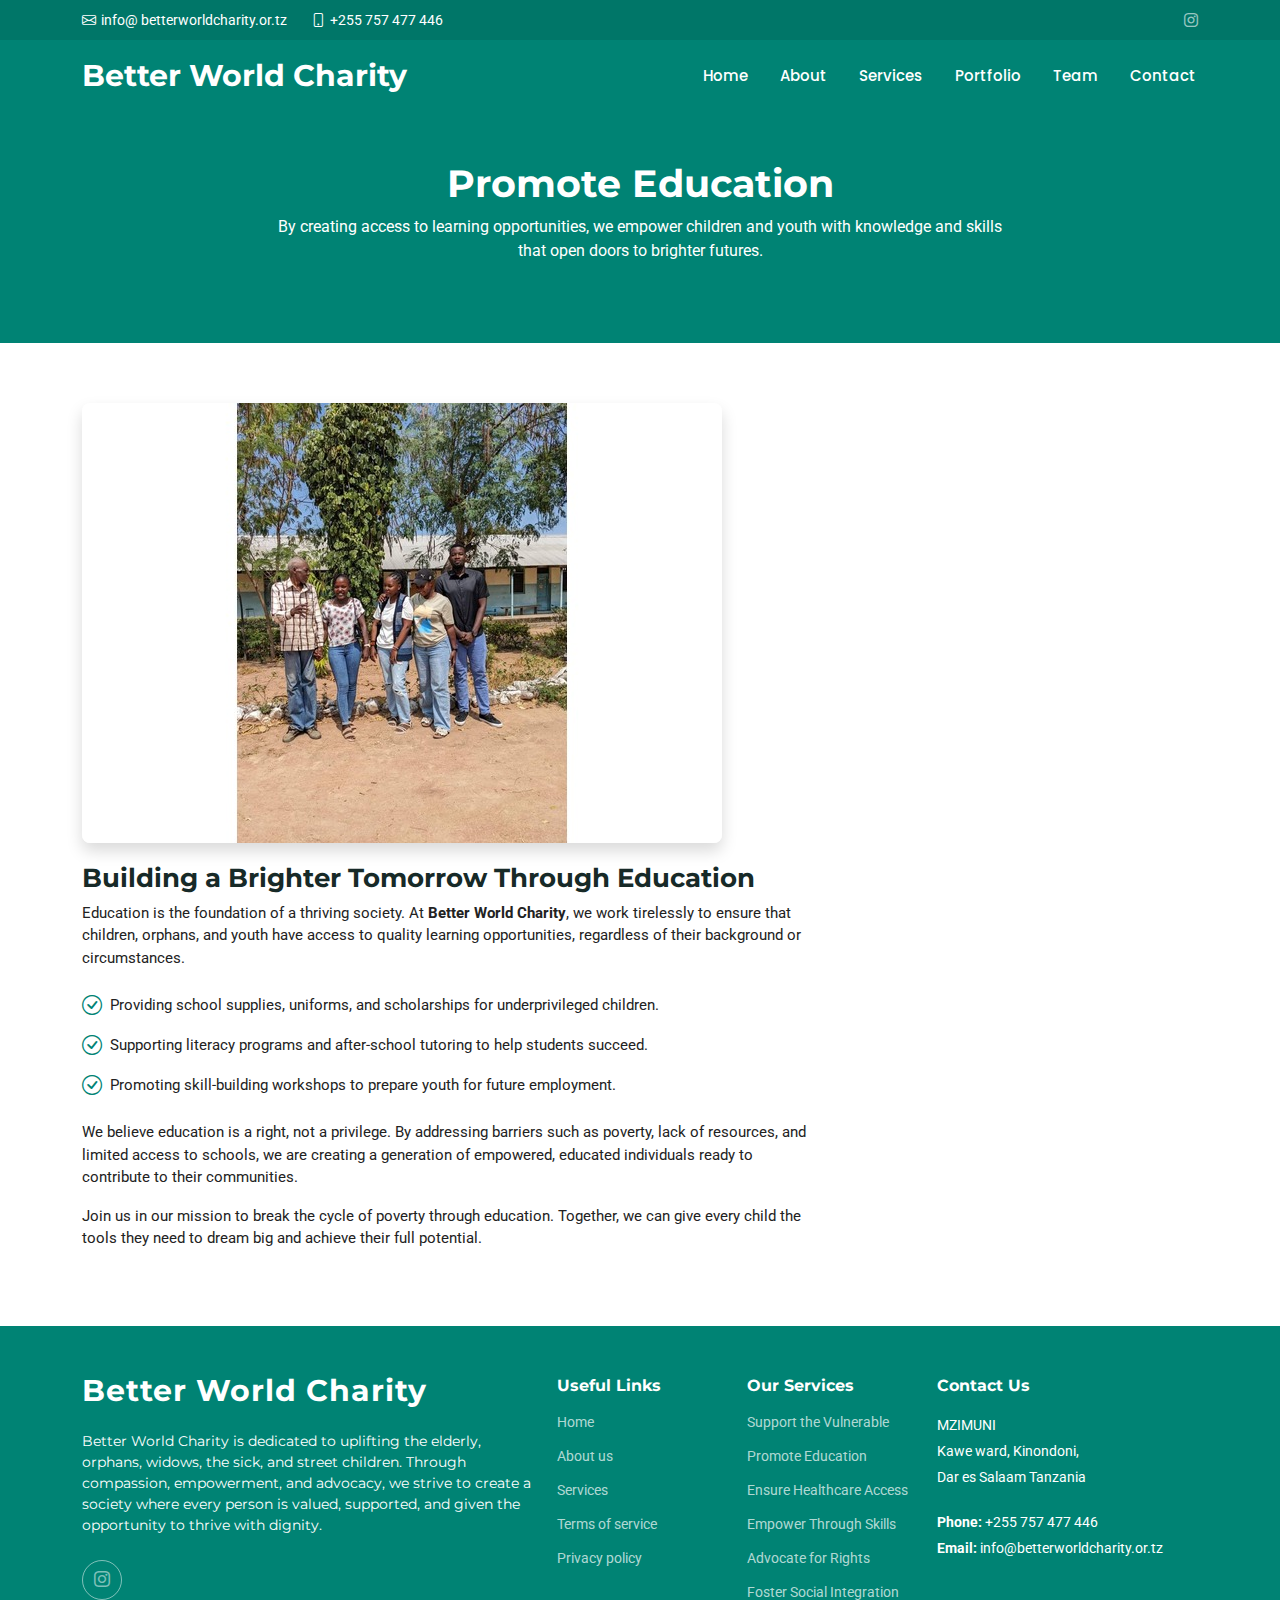
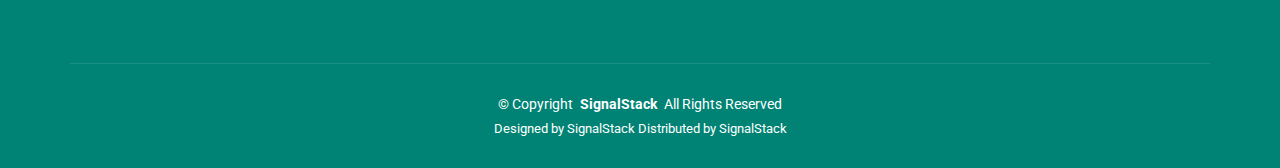
<file: promote_education.html>
<!DOCTYPE html>
<html lang="en">

<head>
  <meta charset="utf-8">
  <meta content="width=device-width, initial-scale=1.0" name="viewport">
  <title>Promote Education - Better World Charity</title>
  <meta name="description" content="">
  <meta name="keywords" content="">

  <!-- Favicons -->
  <link href="assets/img/favicon.png" rel="icon">
  <link href="assets/img/apple-touch-icon.png" rel="apple-touch-icon">

  <!-- Fonts -->
  <link href="https://fonts.googleapis.com" rel="preconnect">
  <link href="https://fonts.gstatic.com" rel="preconnect" crossorigin>
  <link href="https://fonts.googleapis.com/css2?family=Roboto:ital,wght@0,100;0,300;0,400;0,500;0,700;0,900;1,100;1,300;1,400;1,500;1,700;1,900&family=Montserrat:ital,wght@0,100;0,200;0,300;0,400;0,500;0,600;0,700;0,800;0,900;1,100;1,200;1,300;1,400;1,500;1,600;1,700;1,800;1,900&family=Poppins:ital,wght@0,100;0,200;0,300;0,400;0,500;0,600;0,700;0,800;0,900;1,100;1,200;1,300;1,400;1,500;1,600;1,700;1,800;1,900&display=swap" rel="stylesheet">

  <!-- Vendor CSS Files -->
  <link href="assets/vendor/bootstrap/css/bootstrap.min.css" rel="stylesheet">
  <link href="assets/vendor/bootstrap-icons/bootstrap-icons.css" rel="stylesheet">
  <link href="assets/vendor/aos/aos.css" rel="stylesheet">
  <link href="assets/vendor/glightbox/css/glightbox.min.css" rel="stylesheet">
  <link href="assets/vendor/swiper/swiper-bundle.min.css" rel="stylesheet">

  <!-- Main CSS File -->
  <link href="assets/css/main.css" rel="stylesheet">

  <!-- =======================================================
  * Template Name: Impact
  * Template URL: https://bootstrapmade.com/impact-bootstrap-business-website-template/
  * Updated: Aug 07 2024 with Bootstrap v5.3.3
  * Author: BootstrapMade.com
  * License: https://bootstrapmade.com/license/
  ======================================================== -->
</head>

<body class="service-details-page">

  <header id="header" class="header fixed-top">

    <div class="topbar d-flex align-items-center">
      <div class="container d-flex justify-content-center justify-content-md-between">
        <div class="contact-info d-flex align-items-center">
          <i class="bi bi-envelope d-flex align-items-center"><a href="mailto:contact@example.com">info@ betterworldcharity.or.tz</a></i>
          <i class="bi bi-phone d-flex align-items-center ms-4"><span>+255 757 477 446</span></i>
        </div>
        <div class="social-links d-none d-md-flex align-items-center">
         
          <a href="https://www.instagram.com/charitybetterworld?igsh=ODN3M2tzaGlha2g5" class="instagram"><i class="bi bi-instagram"></i></a>
        </div>         
        </div>
      </div>
    </div><!-- End Top Bar -->

    <div class="branding d-flex align-items-cente">

      <div class="container position-relative d-flex align-items-center justify-content-between">
        <a href="index.html" class="logo d-flex align-items-center">
          <!-- Uncomment the line below if you also wish to use an image logo -->
          <!-- <img src="assets/img/logo.png" alt=""> -->
          <h1 class="sitename">Better World Charity</h1>
          <span>.</span>
        </a>

        <nav id="navmenu" class="navmenu">
          <ul>
            <li><a href="#hero">Home<br></a></li>
            <li><a href="#about">About</a></li>
            <li><a href="#services">Services</a></li>
            <li><a href="#portfolio">Portfolio</a></li>
            <li><a href="#team">Team</a></li>
            
            <li><a href="#contact">Contact</a></li>
          </ul>
          <i class="mobile-nav-toggle d-xl-none bi bi-list"></i>
        </nav>

      </div>

    </div>

  </header>

  <main class="main">

  <!-- Page Title -->
  <div class="page-title">
    <div class="heading">
      <div class="container">
        <div class="row d-flex justify-content-center text-center">
          <div class="col-lg-8">
            <h1>Promote Education</h1>
            <p class="mb-0">
              By creating access to learning opportunities, we empower children and youth with knowledge and skills that open doors to brighter futures.
            </p>
          </div>
        </div>
      </div>
    </div>
  </div><!-- End Page Title -->

  <!-- Service Details Section -->
  <section id="service-details" class="service-details section">

    <div class="container">

      <div class="row gy-4">

        <div class="col-lg-8" data-aos="fade-up" data-aos-delay="200">
          <img src="assets/img/edu.jpeg" alt="Promote Education" class="img-fluid services-img rounded-3 shadow">
          <h3>Building a Brighter Tomorrow Through Education</h3>
          <p>
            Education is the foundation of a thriving society. At <strong>Better World Charity</strong>, we work tirelessly to ensure that children, orphans, and youth have access to quality learning opportunities, regardless of their background or circumstances.
          </p>
          <ul>
            <li><i class="bi bi-check-circle"></i> <span>Providing school supplies, uniforms, and scholarships for underprivileged children.</span></li>
            <li><i class="bi bi-check-circle"></i> <span>Supporting literacy programs and after-school tutoring to help students succeed.</span></li>
            <li><i class="bi bi-check-circle"></i> <span>Promoting skill-building workshops to prepare youth for future employment.</span></li>
          </ul>
          <p>
            We believe education is a right, not a privilege. By addressing barriers such as poverty, lack of resources, and limited access to schools, we are creating a generation of empowered, educated individuals ready to contribute to their communities.
          </p>
          <p>
            Join us in our mission to break the cycle of poverty through education. Together, we can give every child the tools they need to dream big and achieve their full potential.
          </p>

          <!-- Optional Call-to-Action Button -->
         <!--  <div class="mt-4">
            <a href="donate.html" class="btn btn-primary btn-lg">
              <i class="bi bi-journal-bookmark-fill"></i> Support Education
            </a>
          </div> -->
        </div>

      </div>

    </div>

  </section><!-- /Service Details Section -->

</main>

  <footer id="footer" class="footer accent-background">

    <div class="container footer-top">
      <div class="row gy-4">
        <div class="col-lg-5 col-md-12 footer-about">
          <a href="index.html" class="logo d-flex align-items-center">
            <span class="sitename">Better World Charity</span>
          </a>
          <p>Better World Charity is dedicated to uplifting the elderly, orphans, widows, the sick, and street children. Through compassion, empowerment, and advocacy, we strive to create a society where every person is valued, supported, and given the opportunity to thrive with dignity.</p>
          <div class="social-links d-flex mt-4">
            
            <a href="https://www.instagram.com/charitybetterworld?igsh=ODN3M2tzaGlha2g5"><i class="bi bi-instagram"></i></a>
            
          </div>
        </div>

        <div class="col-lg-2 col-6 footer-links">
          <h4>Useful Links</h4>
          <ul>
            <li><a href="#">Home</a></li>
            <li><a href="#">About us</a></li>
            <li><a href="#">Services</a></li>
            <li><a href="#">Terms of service</a></li>
            <li><a href="#">Privacy policy</a></li>
          </ul>
        </div>

       <div class="col-lg-2 col-6 footer-links">
          <h4>Our Services</h4>
          <ul>
            <li><a href="service-details.html">Support the Vulnerable</a></li>
            <li><a href="promote_education.html">Promote Education</a></li>
            <li><a href="ensure_healthcare_access.html">Ensure Healthcare Access</a></li>
            <li><a href="empower_through_skills.html">Empower Through Skills</a></li>
            <li><a href="advocate_for_rights.html">Advocate for Rights</a></li>
            <li><a href="foster_social_integration.html">Foster Social Integration</a></li>
          </ul>
        </div>

        <div class="col-lg-3 col-md-12 footer-contact text-center text-md-start">
          <h4>Contact Us</h4>
          <p>MZIMUNI</p>
          <p> Kawe ward, Kinondoni,</p>
          <p>Dar es Salaam Tanzania</p>
          <p class="mt-4"><strong>Phone:</strong> <span>+255 757 477 446</span></p>
          <p><strong>Email:</strong> <span>info@betterworldcharity.or.tz</span></p>
        </div>

      </div>
    </div>

    <div class="container copyright text-center mt-4">
      <p>© <span>Copyright</span> <strong class="px-1 sitename">SignalStack</strong> <span>All Rights Reserved</span></p>
      <div class="credits">
        <!-- All the links in the footer should remain intact. -->
        <!-- You can delete the links only if you've purchased the pro version. -->
        <!-- Licensing information: https://bootstrapmade.com/license/ -->
        <!-- Purchase the pro version with working PHP/AJAX contact form: [buy-url] -->
        Designed by <a href="#">SignalStack</a> Distributed by <a href="#">SignalStack</a>
      </div>
    </div>

  </footer>

  <!-- Scroll Top -->
  <a href="#" id="scroll-top" class="scroll-top d-flex align-items-center justify-content-center"><i class="bi bi-arrow-up-short"></i></a>

  <!-- Preloader -->
  <div id="preloader"></div>

  <!-- Vendor JS Files -->
  <script src="assets/vendor/bootstrap/js/bootstrap.bundle.min.js"></script>
  <script src="assets/vendor/php-email-form/validate.js"></script>
  <script src="assets/vendor/aos/aos.js"></script>
  <script src="assets/vendor/glightbox/js/glightbox.min.js"></script>
  <script src="assets/vendor/swiper/swiper-bundle.min.js"></script>
  <script src="assets/vendor/purecounter/purecounter_vanilla.js"></script>
  <script src="assets/vendor/imagesloaded/imagesloaded.pkgd.min.js"></script>
  <script src="assets/vendor/isotope-layout/isotope.pkgd.min.js"></script>

  <!-- Main JS File -->
  <script src="assets/js/main.js"></script>

</body>

</html>
</file>
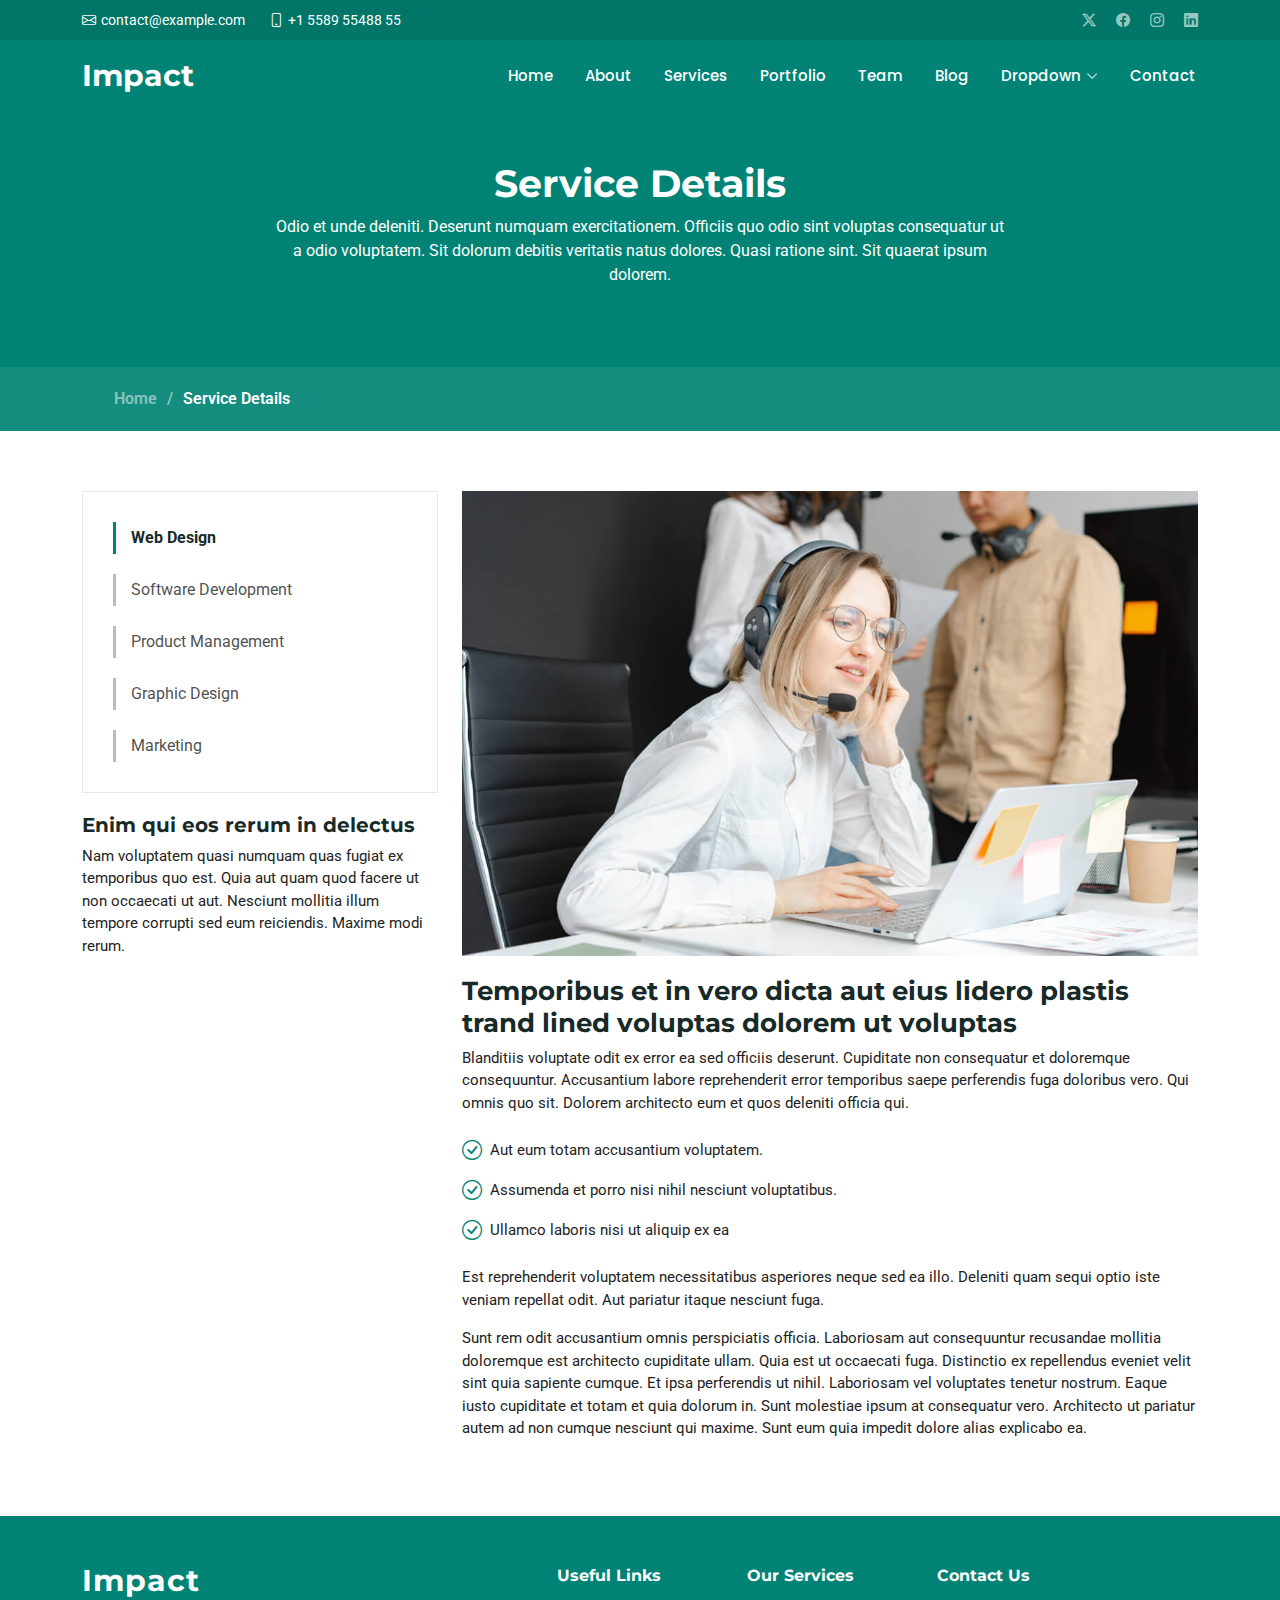
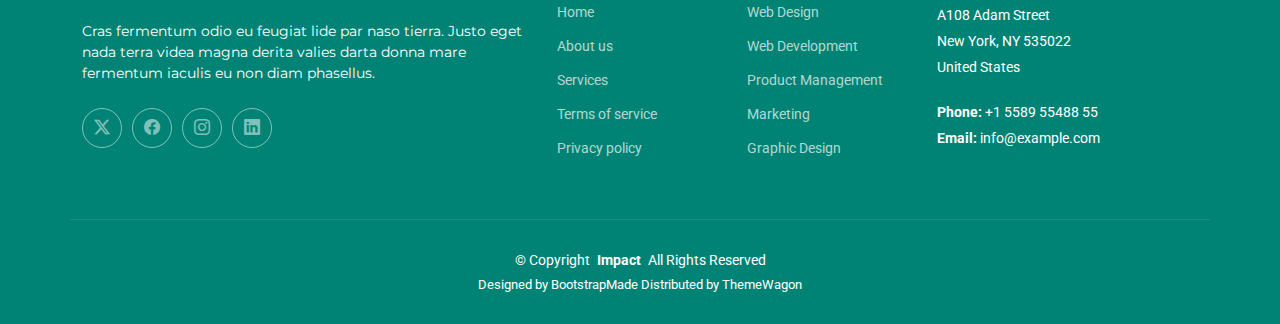
<file: service-details.html>
<!DOCTYPE html>
<html lang="en">

<head>
  <meta charset="utf-8">
  <meta content="width=device-width, initial-scale=1.0" name="viewport">
  <title>Service Details - Impact Bootstrap Template</title>
  <meta name="description" content="">
  <meta name="keywords" content="">

  <!-- Favicons -->
  <link href="assets/img/favicon.png" rel="icon">
  <link href="assets/img/apple-touch-icon.png" rel="apple-touch-icon">

  <!-- Fonts -->
  <link href="https://fonts.googleapis.com" rel="preconnect">
  <link href="https://fonts.gstatic.com" rel="preconnect" crossorigin>
  <link href="https://fonts.googleapis.com/css2?family=Roboto:ital,wght@0,100;0,300;0,400;0,500;0,700;0,900;1,100;1,300;1,400;1,500;1,700;1,900&family=Montserrat:ital,wght@0,100;0,200;0,300;0,400;0,500;0,600;0,700;0,800;0,900;1,100;1,200;1,300;1,400;1,500;1,600;1,700;1,800;1,900&family=Poppins:ital,wght@0,100;0,200;0,300;0,400;0,500;0,600;0,700;0,800;0,900;1,100;1,200;1,300;1,400;1,500;1,600;1,700;1,800;1,900&display=swap" rel="stylesheet">

  <!-- Vendor CSS Files -->
  <link href="assets/vendor/bootstrap/css/bootstrap.min.css" rel="stylesheet">
  <link href="assets/vendor/bootstrap-icons/bootstrap-icons.css" rel="stylesheet">
  <link href="assets/vendor/aos/aos.css" rel="stylesheet">
  <link href="assets/vendor/glightbox/css/glightbox.min.css" rel="stylesheet">
  <link href="assets/vendor/swiper/swiper-bundle.min.css" rel="stylesheet">

  <!-- Main CSS File -->
  <link href="assets/css/main.css" rel="stylesheet">

  <!-- =======================================================
  * Template Name: Impact
  * Template URL: https://bootstrapmade.com/impact-bootstrap-business-website-template/
  * Updated: Aug 07 2024 with Bootstrap v5.3.3
  * Author: BootstrapMade.com
  * License: https://bootstrapmade.com/license/
  ======================================================== -->
</head>

<body class="service-details-page">

  <header id="header" class="header fixed-top">

    <div class="topbar d-flex align-items-center">
      <div class="container d-flex justify-content-center justify-content-md-between">
        <div class="contact-info d-flex align-items-center">
          <i class="bi bi-envelope d-flex align-items-center"><a href="mailto:contact@example.com">contact@example.com</a></i>
          <i class="bi bi-phone d-flex align-items-center ms-4"><span>+1 5589 55488 55</span></i>
        </div>
        <div class="social-links d-none d-md-flex align-items-center">
          <a href="#" class="twitter"><i class="bi bi-twitter-x"></i></a>
          <a href="#" class="facebook"><i class="bi bi-facebook"></i></a>
          <a href="#" class="instagram"><i class="bi bi-instagram"></i></a>
          <a href="#" class="linkedin"><i class="bi bi-linkedin"></i></a>
        </div>
      </div>
    </div><!-- End Top Bar -->

    <div class="branding d-flex align-items-cente">

      <div class="container position-relative d-flex align-items-center justify-content-between">
        <a href="index.html" class="logo d-flex align-items-center">
          <!-- Uncomment the line below if you also wish to use an image logo -->
          <!-- <img src="assets/img/logo.png" alt=""> -->
          <h1 class="sitename">Impact</h1>
          <span>.</span>
        </a>

        <nav id="navmenu" class="navmenu">
          <ul>
            <li><a href="#hero">Home<br></a></li>
            <li><a href="#about">About</a></li>
            <li><a href="#services">Services</a></li>
            <li><a href="#portfolio">Portfolio</a></li>
            <li><a href="#team">Team</a></li>
            <li><a href="blog.html">Blog</a></li>
            <li class="dropdown"><a href="#"><span>Dropdown</span> <i class="bi bi-chevron-down toggle-dropdown"></i></a>
              <ul>
                <li><a href="#">Dropdown 1</a></li>
                <li class="dropdown"><a href="#"><span>Deep Dropdown</span> <i class="bi bi-chevron-down toggle-dropdown"></i></a>
                  <ul>
                    <li><a href="#">Deep Dropdown 1</a></li>
                    <li><a href="#">Deep Dropdown 2</a></li>
                    <li><a href="#">Deep Dropdown 3</a></li>
                    <li><a href="#">Deep Dropdown 4</a></li>
                    <li><a href="#">Deep Dropdown 5</a></li>
                  </ul>
                </li>
                <li><a href="#">Dropdown 2</a></li>
                <li><a href="#">Dropdown 3</a></li>
                <li><a href="#">Dropdown 4</a></li>
              </ul>
            </li>
            <li><a href="#contact">Contact</a></li>
          </ul>
          <i class="mobile-nav-toggle d-xl-none bi bi-list"></i>
        </nav>

      </div>

    </div>

  </header>

  <main class="main">

    <!-- Page Title -->
    <div class="page-title">
      <div class="heading">
        <div class="container">
          <div class="row d-flex justify-content-center text-center">
            <div class="col-lg-8">
              <h1>Service Details</h1>
              <p class="mb-0">Odio et unde deleniti. Deserunt numquam exercitationem. Officiis quo odio sint voluptas consequatur ut a odio voluptatem. Sit dolorum debitis veritatis natus dolores. Quasi ratione sint. Sit quaerat ipsum dolorem.</p>
            </div>
          </div>
        </div>
      </div>
      <nav class="breadcrumbs">
        <div class="container">
          <ol>
            <li><a href="index.html">Home</a></li>
            <li class="current">Service Details</li>
          </ol>
        </div>
      </nav>
    </div><!-- End Page Title -->

    <!-- Service Details Section -->
    <section id="service-details" class="service-details section">

      <div class="container">

        <div class="row gy-4">

          <div class="col-lg-4" data-aos="fade-up" data-aos-delay="100">
            <div class="services-list">
              <a href="#" class="active">Web Design</a>
              <a href="#">Software Development</a>
              <a href="#">Product Management</a>
              <a href="#">Graphic Design</a>
              <a href="#">Marketing</a>
            </div>

            <h4>Enim qui eos rerum in delectus</h4>
            <p>Nam voluptatem quasi numquam quas fugiat ex temporibus quo est. Quia aut quam quod facere ut non occaecati ut aut. Nesciunt mollitia illum tempore corrupti sed eum reiciendis. Maxime modi rerum.</p>
          </div>

          <div class="col-lg-8" data-aos="fade-up" data-aos-delay="200">
            <img src="assets/img/services.jpg" alt="" class="img-fluid services-img">
            <h3>Temporibus et in vero dicta aut eius lidero plastis trand lined voluptas dolorem ut voluptas</h3>
            <p>
              Blanditiis voluptate odit ex error ea sed officiis deserunt. Cupiditate non consequatur et doloremque consequuntur. Accusantium labore reprehenderit error temporibus saepe perferendis fuga doloribus vero. Qui omnis quo sit. Dolorem architecto eum et quos deleniti officia qui.
            </p>
            <ul>
              <li><i class="bi bi-check-circle"></i> <span>Aut eum totam accusantium voluptatem.</span></li>
              <li><i class="bi bi-check-circle"></i> <span>Assumenda et porro nisi nihil nesciunt voluptatibus.</span></li>
              <li><i class="bi bi-check-circle"></i> <span>Ullamco laboris nisi ut aliquip ex ea</span></li>
            </ul>
            <p>
              Est reprehenderit voluptatem necessitatibus asperiores neque sed ea illo. Deleniti quam sequi optio iste veniam repellat odit. Aut pariatur itaque nesciunt fuga.
            </p>
            <p>
              Sunt rem odit accusantium omnis perspiciatis officia. Laboriosam aut consequuntur recusandae mollitia doloremque est architecto cupiditate ullam. Quia est ut occaecati fuga. Distinctio ex repellendus eveniet velit sint quia sapiente cumque. Et ipsa perferendis ut nihil. Laboriosam vel voluptates tenetur nostrum. Eaque iusto cupiditate et totam et quia dolorum in. Sunt molestiae ipsum at consequatur vero. Architecto ut pariatur autem ad non cumque nesciunt qui maxime. Sunt eum quia impedit dolore alias explicabo ea.
            </p>
          </div>

        </div>

      </div>

    </section><!-- /Service Details Section -->

  </main>

  <footer id="footer" class="footer accent-background">

    <div class="container footer-top">
      <div class="row gy-4">
        <div class="col-lg-5 col-md-12 footer-about">
          <a href="index.html" class="logo d-flex align-items-center">
            <span class="sitename">Impact</span>
          </a>
          <p>Cras fermentum odio eu feugiat lide par naso tierra. Justo eget nada terra videa magna derita valies darta donna mare fermentum iaculis eu non diam phasellus.</p>
          <div class="social-links d-flex mt-4">
            <a href=""><i class="bi bi-twitter-x"></i></a>
            <a href=""><i class="bi bi-facebook"></i></a>
            <a href=""><i class="bi bi-instagram"></i></a>
            <a href=""><i class="bi bi-linkedin"></i></a>
          </div>
        </div>

        <div class="col-lg-2 col-6 footer-links">
          <h4>Useful Links</h4>
          <ul>
            <li><a href="#">Home</a></li>
            <li><a href="#">About us</a></li>
            <li><a href="#">Services</a></li>
            <li><a href="#">Terms of service</a></li>
            <li><a href="#">Privacy policy</a></li>
          </ul>
        </div>

        <div class="col-lg-2 col-6 footer-links">
          <h4>Our Services</h4>
          <ul>
            <li><a href="#">Web Design</a></li>
            <li><a href="#">Web Development</a></li>
            <li><a href="#">Product Management</a></li>
            <li><a href="#">Marketing</a></li>
            <li><a href="#">Graphic Design</a></li>
          </ul>
        </div>

        <div class="col-lg-3 col-md-12 footer-contact text-center text-md-start">
          <h4>Contact Us</h4>
          <p>A108 Adam Street</p>
          <p>New York, NY 535022</p>
          <p>United States</p>
          <p class="mt-4"><strong>Phone:</strong> <span>+1 5589 55488 55</span></p>
          <p><strong>Email:</strong> <span>info@example.com</span></p>
        </div>

      </div>
    </div>

    <div class="container copyright text-center mt-4">
      <p>© <span>Copyright</span> <strong class="px-1 sitename">Impact</strong> <span>All Rights Reserved</span></p>
      <div class="credits">
        <!-- All the links in the footer should remain intact. -->
        <!-- You can delete the links only if you've purchased the pro version. -->
        <!-- Licensing information: https://bootstrapmade.com/license/ -->
        <!-- Purchase the pro version with working PHP/AJAX contact form: [buy-url] -->
        Designed by <a href="https://bootstrapmade.com/">BootstrapMade</a> Distributed by <a href="https://themewagon.com">ThemeWagon</a>
      </div>
    </div>

  </footer>

  <!-- Scroll Top -->
  <a href="#" id="scroll-top" class="scroll-top d-flex align-items-center justify-content-center"><i class="bi bi-arrow-up-short"></i></a>

  <!-- Preloader -->
  <div id="preloader"></div>

  <!-- Vendor JS Files -->
  <script src="assets/vendor/bootstrap/js/bootstrap.bundle.min.js"></script>
  <script src="assets/vendor/php-email-form/validate.js"></script>
  <script src="assets/vendor/aos/aos.js"></script>
  <script src="assets/vendor/glightbox/js/glightbox.min.js"></script>
  <script src="assets/vendor/swiper/swiper-bundle.min.js"></script>
  <script src="assets/vendor/purecounter/purecounter_vanilla.js"></script>
  <script src="assets/vendor/imagesloaded/imagesloaded.pkgd.min.js"></script>
  <script src="assets/vendor/isotope-layout/isotope.pkgd.min.js"></script>

  <!-- Main JS File -->
  <script src="assets/js/main.js"></script>

</body>

</html>
</file>
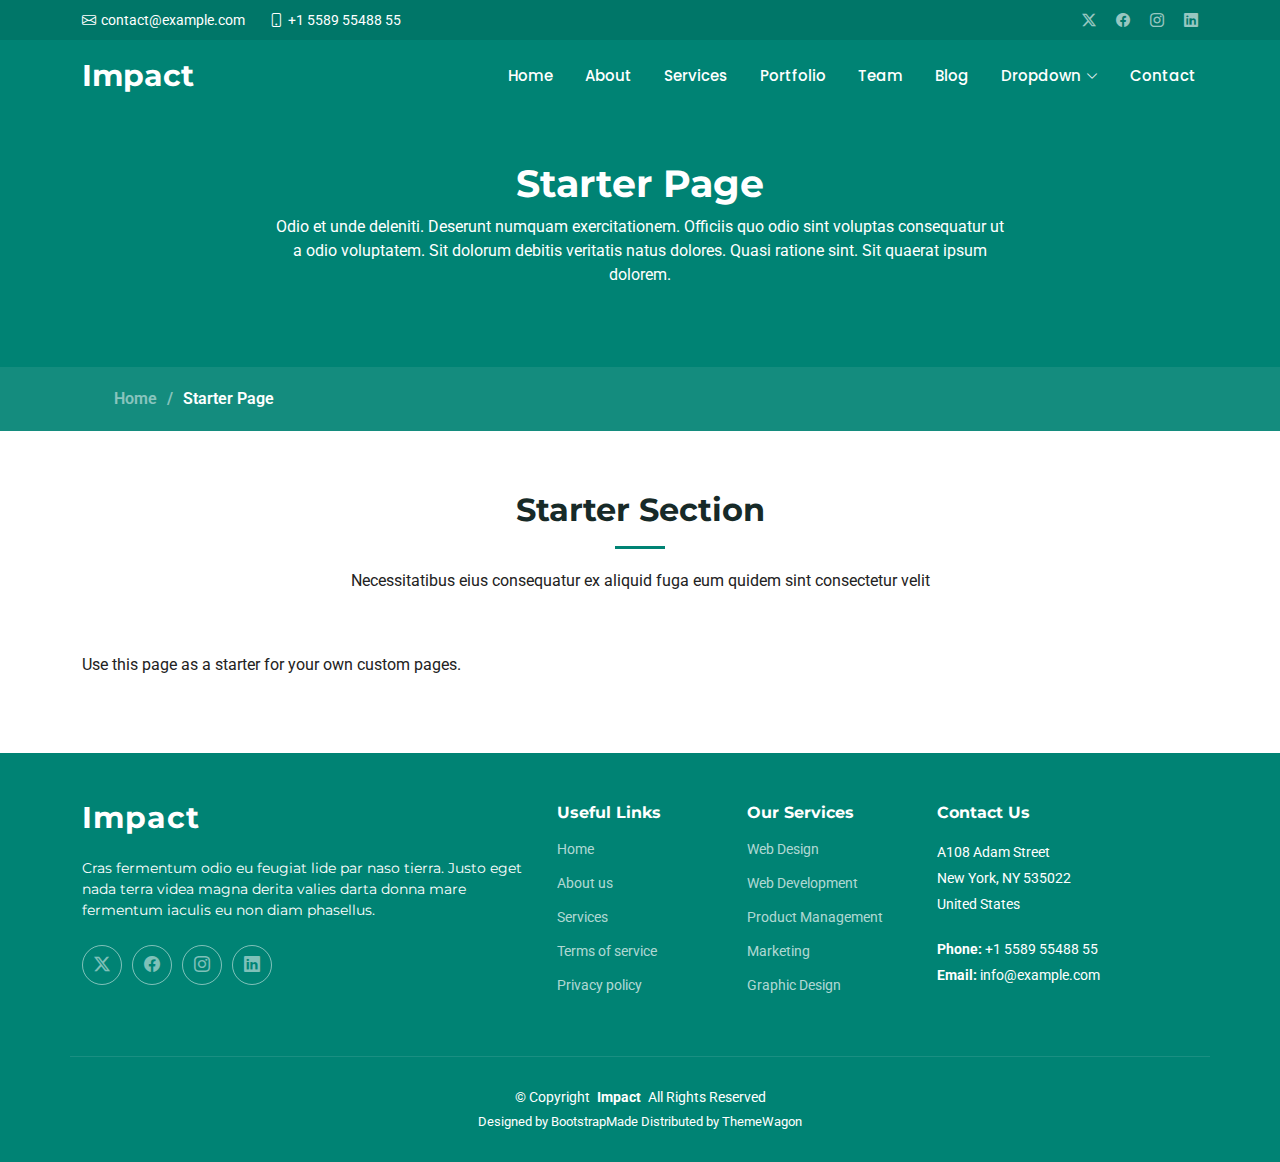
<file: starter-page.html>
<!DOCTYPE html>
<html lang="en">

<head>
  <meta charset="utf-8">
  <meta content="width=device-width, initial-scale=1.0" name="viewport">
  <title>Starter Page - Impact Bootstrap Template</title>
  <meta name="description" content="">
  <meta name="keywords" content="">

  <!-- Favicons -->
  <link href="assets/img/favicon.png" rel="icon">
  <link href="assets/img/apple-touch-icon.png" rel="apple-touch-icon">

  <!-- Fonts -->
  <link href="https://fonts.googleapis.com" rel="preconnect">
  <link href="https://fonts.gstatic.com" rel="preconnect" crossorigin>
  <link href="https://fonts.googleapis.com/css2?family=Roboto:ital,wght@0,100;0,300;0,400;0,500;0,700;0,900;1,100;1,300;1,400;1,500;1,700;1,900&family=Montserrat:ital,wght@0,100;0,200;0,300;0,400;0,500;0,600;0,700;0,800;0,900;1,100;1,200;1,300;1,400;1,500;1,600;1,700;1,800;1,900&family=Poppins:ital,wght@0,100;0,200;0,300;0,400;0,500;0,600;0,700;0,800;0,900;1,100;1,200;1,300;1,400;1,500;1,600;1,700;1,800;1,900&display=swap" rel="stylesheet">

  <!-- Vendor CSS Files -->
  <link href="assets/vendor/bootstrap/css/bootstrap.min.css" rel="stylesheet">
  <link href="assets/vendor/bootstrap-icons/bootstrap-icons.css" rel="stylesheet">
  <link href="assets/vendor/aos/aos.css" rel="stylesheet">
  <link href="assets/vendor/glightbox/css/glightbox.min.css" rel="stylesheet">
  <link href="assets/vendor/swiper/swiper-bundle.min.css" rel="stylesheet">

  <!-- Main CSS File -->
  <link href="assets/css/main.css" rel="stylesheet">

  <!-- =======================================================
  * Template Name: Impact
  * Template URL: https://bootstrapmade.com/impact-bootstrap-business-website-template/
  * Updated: Aug 07 2024 with Bootstrap v5.3.3
  * Author: BootstrapMade.com
  * License: https://bootstrapmade.com/license/
  ======================================================== -->
</head>

<body class="starter-page-page">

  <header id="header" class="header fixed-top">

    <div class="topbar d-flex align-items-center">
      <div class="container d-flex justify-content-center justify-content-md-between">
        <div class="contact-info d-flex align-items-center">
          <i class="bi bi-envelope d-flex align-items-center"><a href="mailto:contact@example.com">contact@example.com</a></i>
          <i class="bi bi-phone d-flex align-items-center ms-4"><span>+1 5589 55488 55</span></i>
        </div>
        <div class="social-links d-none d-md-flex align-items-center">
          <a href="#" class="twitter"><i class="bi bi-twitter-x"></i></a>
          <a href="#" class="facebook"><i class="bi bi-facebook"></i></a>
          <a href="#" class="instagram"><i class="bi bi-instagram"></i></a>
          <a href="#" class="linkedin"><i class="bi bi-linkedin"></i></a>
        </div>
      </div>
    </div><!-- End Top Bar -->

    <div class="branding d-flex align-items-cente">

      <div class="container position-relative d-flex align-items-center justify-content-between">
        <a href="index.html" class="logo d-flex align-items-center">
          <!-- Uncomment the line below if you also wish to use an image logo -->
          <!-- <img src="assets/img/logo.png" alt=""> -->
          <h1 class="sitename">Impact</h1>
          <span>.</span>
        </a>

        <nav id="navmenu" class="navmenu">
          <ul>
            <li><a href="#hero">Home<br></a></li>
            <li><a href="#about">About</a></li>
            <li><a href="#services">Services</a></li>
            <li><a href="#portfolio">Portfolio</a></li>
            <li><a href="#team">Team</a></li>
            <li><a href="blog.html">Blog</a></li>
            <li class="dropdown"><a href="#"><span>Dropdown</span> <i class="bi bi-chevron-down toggle-dropdown"></i></a>
              <ul>
                <li><a href="#">Dropdown 1</a></li>
                <li class="dropdown"><a href="#"><span>Deep Dropdown</span> <i class="bi bi-chevron-down toggle-dropdown"></i></a>
                  <ul>
                    <li><a href="#">Deep Dropdown 1</a></li>
                    <li><a href="#">Deep Dropdown 2</a></li>
                    <li><a href="#">Deep Dropdown 3</a></li>
                    <li><a href="#">Deep Dropdown 4</a></li>
                    <li><a href="#">Deep Dropdown 5</a></li>
                  </ul>
                </li>
                <li><a href="#">Dropdown 2</a></li>
                <li><a href="#">Dropdown 3</a></li>
                <li><a href="#">Dropdown 4</a></li>
              </ul>
            </li>
            <li><a href="#contact">Contact</a></li>
          </ul>
          <i class="mobile-nav-toggle d-xl-none bi bi-list"></i>
        </nav>

      </div>

    </div>

  </header>

  <main class="main">

    <!-- Page Title -->
    <div class="page-title">
      <div class="heading">
        <div class="container">
          <div class="row d-flex justify-content-center text-center">
            <div class="col-lg-8">
              <h1>Starter Page</h1>
              <p class="mb-0">Odio et unde deleniti. Deserunt numquam exercitationem. Officiis quo odio sint voluptas consequatur ut a odio voluptatem. Sit dolorum debitis veritatis natus dolores. Quasi ratione sint. Sit quaerat ipsum dolorem.</p>
            </div>
          </div>
        </div>
      </div>
      <nav class="breadcrumbs">
        <div class="container">
          <ol>
            <li><a href="index.html">Home</a></li>
            <li class="current">Starter Page</li>
          </ol>
        </div>
      </nav>
    </div><!-- End Page Title -->

    <!-- Starter Section Section -->
    <section id="starter-section" class="starter-section section">

      <!-- Section Title -->
      <div class="container section-title" data-aos="fade-up">
        <h2>Starter Section</h2>
        <p>Necessitatibus eius consequatur ex aliquid fuga eum quidem sint consectetur velit</p>
      </div><!-- End Section Title -->

      <div class="container" data-aos="fade-up">
        <p>Use this page as a starter for your own custom pages.</p>
      </div>

    </section><!-- /Starter Section Section -->

  </main>

  <footer id="footer" class="footer accent-background">

    <div class="container footer-top">
      <div class="row gy-4">
        <div class="col-lg-5 col-md-12 footer-about">
          <a href="index.html" class="logo d-flex align-items-center">
            <span class="sitename">Impact</span>
          </a>
          <p>Cras fermentum odio eu feugiat lide par naso tierra. Justo eget nada terra videa magna derita valies darta donna mare fermentum iaculis eu non diam phasellus.</p>
          <div class="social-links d-flex mt-4">
            <a href=""><i class="bi bi-twitter-x"></i></a>
            <a href=""><i class="bi bi-facebook"></i></a>
            <a href=""><i class="bi bi-instagram"></i></a>
            <a href=""><i class="bi bi-linkedin"></i></a>
          </div>
        </div>

        <div class="col-lg-2 col-6 footer-links">
          <h4>Useful Links</h4>
          <ul>
            <li><a href="#">Home</a></li>
            <li><a href="#">About us</a></li>
            <li><a href="#">Services</a></li>
            <li><a href="#">Terms of service</a></li>
            <li><a href="#">Privacy policy</a></li>
          </ul>
        </div>

        <div class="col-lg-2 col-6 footer-links">
          <h4>Our Services</h4>
          <ul>
            <li><a href="#">Web Design</a></li>
            <li><a href="#">Web Development</a></li>
            <li><a href="#">Product Management</a></li>
            <li><a href="#">Marketing</a></li>
            <li><a href="#">Graphic Design</a></li>
          </ul>
        </div>

        <div class="col-lg-3 col-md-12 footer-contact text-center text-md-start">
          <h4>Contact Us</h4>
          <p>A108 Adam Street</p>
          <p>New York, NY 535022</p>
          <p>United States</p>
          <p class="mt-4"><strong>Phone:</strong> <span>+1 5589 55488 55</span></p>
          <p><strong>Email:</strong> <span>info@example.com</span></p>
        </div>

      </div>
    </div>

    <div class="container copyright text-center mt-4">
      <p>© <span>Copyright</span> <strong class="px-1 sitename">Impact</strong> <span>All Rights Reserved</span></p>
      <div class="credits">
        <!-- All the links in the footer should remain intact. -->
        <!-- You can delete the links only if you've purchased the pro version. -->
        <!-- Licensing information: https://bootstrapmade.com/license/ -->
        <!-- Purchase the pro version with working PHP/AJAX contact form: [buy-url] -->
        Designed by <a href="https://bootstrapmade.com/">BootstrapMade</a> Distributed by <a href="https://themewagon.com">ThemeWagon</a>
      </div>
    </div>

  </footer>

  <!-- Scroll Top -->
  <a href="#" id="scroll-top" class="scroll-top d-flex align-items-center justify-content-center"><i class="bi bi-arrow-up-short"></i></a>

  <!-- Preloader -->
  <div id="preloader"></div>

  <!-- Vendor JS Files -->
  <script src="assets/vendor/bootstrap/js/bootstrap.bundle.min.js"></script>
  <script src="assets/vendor/php-email-form/validate.js"></script>
  <script src="assets/vendor/aos/aos.js"></script>
  <script src="assets/vendor/glightbox/js/glightbox.min.js"></script>
  <script src="assets/vendor/swiper/swiper-bundle.min.js"></script>
  <script src="assets/vendor/purecounter/purecounter_vanilla.js"></script>
  <script src="assets/vendor/imagesloaded/imagesloaded.pkgd.min.js"></script>
  <script src="assets/vendor/isotope-layout/isotope.pkgd.min.js"></script>

  <!-- Main JS File -->
  <script src="assets/js/main.js"></script>

</body>

</html>
</file>
<file: assets/css/main.css>
/**
* Template Name: Impact
* Template URL: https://bootstrapmade.com/impact-bootstrap-business-website-template/
* Updated: Aug 07 2024 with Bootstrap v5.3.3
* Author: BootstrapMade.com
* License: https://bootstrapmade.com/license/
*/

/*--------------------------------------------------------------
# Font & Color Variables
# Help: https://bootstrapmade.com/color-system/
--------------------------------------------------------------*/
/* Fonts */
:root {
  --default-font: "Roboto",  system-ui, -apple-system, "Segoe UI", Roboto, "Helvetica Neue", Arial, "Noto Sans", "Liberation Sans", sans-serif, "Apple Color Emoji", "Segoe UI Emoji", "Segoe UI Symbol", "Noto Color Emoji";
  --heading-font: "Montserrat",  sans-serif;
  --nav-font: "Poppins",  sans-serif;
}

/* Global Colors - The following color variables are used throughout the website. Updating them here will change the color scheme of the entire website */
:root { 
  --background-color: #ffffff; /* Background color for the entire website, including individual sections */
  --default-color: #222222; /* Default color used for the majority of the text content across the entire website */
  --heading-color: #172a28; /* Color for headings, subheadings and title throughout the website */
  --accent-color: #008374; /* Accent color that represents your brand on the website. It's used for buttons, links, and other elements that need to stand out */
  --surface-color: #ffffff; /* The surface color is used as a background of boxed elements within sections, such as cards, icon boxes, or other elements that require a visual separation from the global background. */
  --contrast-color: #ffffff; /* Contrast color for text, ensuring readability against backgrounds of accent, heading, or default colors. */
}

/* Nav Menu Colors - The following color variables are used specifically for the navigation menu. They are separate from the global colors to allow for more customization options */
:root {
  --nav-color: #ffffff;  /* The default color of the main navmenu links */
  --nav-hover-color: #008374; /* Applied to main navmenu links when they are hovered over or active */
  --nav-mobile-background-color: #ffffff; /* Used as the background color for mobile navigation menu */
  --nav-dropdown-background-color: #ffffff; /* Used as the background color for dropdown items that appear when hovering over primary navigation items */
  --nav-dropdown-color: #01433c; /* Used for navigation links of the dropdown items in the navigation menu. */
  --nav-dropdown-hover-color: #008374; /* Similar to --nav-hover-color, this color is applied to dropdown navigation links when they are hovered over. */
}

/* Color Presets - These classes override global colors when applied to any section or element, providing reuse of the sam color scheme. */

.light-background {
  --background-color: #f2f9f9;
  --surface-color: #ffffff;
}

.dark-background {
  --background-color: #060606;
  --default-color: #ffffff;
  --heading-color: #ffffff;
  --surface-color: #252525;
  --contrast-color: #ffffff;
}

.accent-background {
  --background-color: #008374;
  --default-color: #ffffff;
  --heading-color: #ffffff;
  --accent-color: #ffffff;
  --surface-color: #00b6a1;
  --contrast-color: #ffffff;
}

/* Smooth scroll */
:root {
  scroll-behavior: smooth;
}

/*--------------------------------------------------------------
# General Styling & Shared Classes
--------------------------------------------------------------*/
body {
  color: var(--default-color);
  background-color: var(--background-color);
  font-family: var(--default-font);
}

a {
  color: var(--accent-color);
  text-decoration: none;
  transition: 0.3s;
}

a:hover {
  color: color-mix(in srgb, var(--accent-color), transparent 25%);
  text-decoration: none;
}

h1,
h2,
h3,
h4,
h5,
h6 {
  color: var(--heading-color);
  font-family: var(--heading-font);
}

/* Pulsating Play Button
------------------------------*/
.pulsating-play-btn {
  width: 94px;
  height: 94px;
  background: radial-gradient(var(--accent-color) 50%, color-mix(in srgb, var(--accent-color), transparent 75%) 52%);
  border-radius: 50%;
  display: block;
  position: relative;
  overflow: hidden;
}

.pulsating-play-btn:before {
  content: "";
  position: absolute;
  width: 120px;
  height: 120px;
  animation-delay: 0s;
  animation: pulsate-play-btn 2s;
  animation-direction: forwards;
  animation-iteration-count: infinite;
  animation-timing-function: steps;
  opacity: 1;
  border-radius: 50%;
  border: 5px solid color-mix(in srgb, var(--accent-color), transparent 30%);
  top: -15%;
  left: -15%;
  background: rgba(198, 16, 0, 0);
}

.pulsating-play-btn:after {
  content: "";
  position: absolute;
  left: 50%;
  top: 50%;
  transform: translateX(-40%) translateY(-50%);
  width: 0;
  height: 0;
  border-top: 10px solid transparent;
  border-bottom: 10px solid transparent;
  border-left: 15px solid #fff;
  z-index: 100;
  transition: all 400ms cubic-bezier(0.55, 0.055, 0.675, 0.19);
}

.pulsating-play-btn:hover:before {
  content: "";
  position: absolute;
  left: 50%;
  top: 50%;
  transform: translateX(-40%) translateY(-50%);
  width: 0;
  height: 0;
  border: none;
  border-top: 10px solid transparent;
  border-bottom: 10px solid transparent;
  border-left: 15px solid #fff;
  z-index: 200;
  animation: none;
  border-radius: 0;
}

.pulsating-play-btn:hover:after {
  border-left: 15px solid var(--accent-color);
  transform: scale(20);
}

@keyframes pulsate-play-btn {
  0% {
    transform: scale(0.6, 0.6);
    opacity: 1;
  }

  100% {
    transform: scale(1, 1);
    opacity: 0;
  }
}

/* PHP Email Form Messages
------------------------------*/
.php-email-form .error-message {
  display: none;
  background: #df1529;
  color: #ffffff;
  text-align: left;
  padding: 15px;
  margin-bottom: 24px;
  font-weight: 600;
}

.php-email-form .sent-message {
  display: none;
  color: #ffffff;
  background: #059652;
  text-align: center;
  padding: 15px;
  margin-bottom: 24px;
  font-weight: 600;
}

.php-email-form .loading {
  display: none;
  background: var(--surface-color);
  text-align: center;
  padding: 15px;
  margin-bottom: 24px;
}

.php-email-form .loading:before {
  content: "";
  display: inline-block;
  border-radius: 50%;
  width: 24px;
  height: 24px;
  margin: 0 10px -6px 0;
  border: 3px solid var(--accent-color);
  border-top-color: var(--surface-color);
  animation: php-email-form-loading 1s linear infinite;
}

@keyframes php-email-form-loading {
  0% {
    transform: rotate(0deg);
  }

  100% {
    transform: rotate(360deg);
  }
}

/*--------------------------------------------------------------
# Global Header
--------------------------------------------------------------*/
.header {
  --background-color: #008374;
  --heading-color: #ffffff;
  color: var(--default-color);
  transition: all 0.5s;
  z-index: 997;
  background-color: var(--background-color);
}

.header .topbar {
  background-color: color-mix(in srgb, var(--accent-color) 90%, black 10%);
  height: 40px;
  padding: 0;
  font-size: 14px;
  transition: all 0.5s;
}

.header .topbar .contact-info i {
  font-style: normal;
  color: var(--contrast-color);
}

.header .topbar .contact-info i a,
.header .topbar .contact-info i span {
  padding-left: 5px;
  color: var(--contrast-color);
}

@media (max-width: 575px) {

  .header .topbar .contact-info i a,
  .header .topbar .contact-info i span {
    font-size: 13px;
  }
}

.header .topbar .contact-info i a {
  line-height: 0;
  transition: 0.3s;
}

.header .topbar .contact-info i a:hover {
  color: var(--contrast-color);
  text-decoration: underline;
}

.header .topbar .social-links a {
  color: color-mix(in srgb, var(--contrast-color), transparent 40%);
  line-height: 0;
  transition: 0.3s;
  margin-left: 20px;
}

.header .topbar .social-links a:hover {
  color: var(--contrast-color);
}

.header .branding {
  min-height: 60px;
  padding: 10px 0;
}

.header .logo {
  line-height: 1;
}

.header .logo img {
  max-height: 36px;
  margin-right: 8px;
}

.header .logo h1 {
  font-size: 30px;
  margin: 0;
  font-weight: 700;
  color: var(--heading-color);
}

.header .logo span {
  font-size: 32px;
  margin-left: 2px;
  color: var(--nav-hover-color);
}

.scrolled .header {
  box-shadow: 0px 0 18px rgba(0, 0, 0, 0.1);
}

/*--------------------------------------------------------------
# Navigation Menu
--------------------------------------------------------------*/
/* Desktop Navigation */
@media (min-width: 1200px) {
  .navmenu {
    padding: 0;
  }

  .navmenu ul {
    margin: 0;
    padding: 0;
    display: flex;
    list-style: none;
    align-items: center;
  }

  .navmenu li {
    position: relative;
  }

  .navmenu>ul>li {
    white-space: nowrap;
    padding: 15px 14px;
  }

  .navmenu>ul>li:last-child {
    padding-right: 0;
  }

  .navmenu a,
  .navmenu a:focus {
    color: var(--nav-color);
    font-size: 15px;
    padding: 0 2px;
    font-family: var(--nav-font);
    font-weight: 500;
    display: flex;
    align-items: center;
    justify-content: space-between;
    white-space: nowrap;
    transition: 0.3s;
    position: relative;
  }

  .navmenu a i,
  .navmenu a:focus i {
    font-size: 12px;
    line-height: 0;
    margin-left: 5px;
    transition: 0.3s;
  }

  .navmenu>ul>li>a:before {
    content: "";
    position: absolute;
    height: 2px;
    bottom: -6px;
    left: 0;
    background-color: var(--nav-hover-color);
    visibility: hidden;
    width: 0px;
    transition: all 0.3s ease-in-out 0s;
  }

  .navmenu a:hover:before,
  .navmenu li:hover>a:before,
  .navmenu .active:before {
    visibility: visible;
    width: 100%;
  }

  .navmenu li:hover>a,
  .navmenu .active,
  .navmenu .active:focus {
    color: var(--nav-color);
  }

  .navmenu .dropdown ul {
    margin: 0;
    padding: 10px 0;
    background: var(--nav-dropdown-background-color);
    display: block;
    position: absolute;
    visibility: hidden;
    left: 14px;
    top: 130%;
    opacity: 0;
    transition: 0.3s;
    border-radius: 4px;
    z-index: 99;
    box-shadow: 0px 0px 30px rgba(0, 0, 0, 0.1);
  }

  .navmenu .dropdown ul li {
    min-width: 200px;
  }

  .navmenu .dropdown ul a {
    padding: 10px 20px;
    font-size: 15px;
    text-transform: none;
    color: var(--nav-dropdown-color);
  }

  .navmenu .dropdown ul a i {
    font-size: 12px;
  }

  .navmenu .dropdown ul a:hover,
  .navmenu .dropdown ul .active:hover,
  .navmenu .dropdown ul li:hover>a {
    color: var(--nav-dropdown-hover-color);
  }

  .navmenu .dropdown:hover>ul {
    opacity: 1;
    top: 100%;
    visibility: visible;
  }

  .navmenu .dropdown .dropdown ul {
    top: 0;
    left: -90%;
    visibility: hidden;
  }

  .navmenu .dropdown .dropdown:hover>ul {
    opacity: 1;
    top: 0;
    left: -100%;
    visibility: visible;
  }
}

/* Mobile Navigation */
@media (max-width: 1199px) {
  .mobile-nav-toggle {
    color: var(--nav-color);
    font-size: 28px;
    line-height: 0;
    margin-right: 10px;
    cursor: pointer;
    transition: color 0.3s;
  }

  .navmenu {
    padding: 0;
    z-index: 9997;
  }

  .navmenu ul {
    display: none;
    list-style: none;
    position: absolute;
    inset: 60px 20px 20px 20px;
    padding: 10px 0;
    margin: 0;
    border-radius: 6px;
    background-color: var(--nav-mobile-background-color);
    border: 1px solid color-mix(in srgb, var(--default-color), transparent 90%);
    box-shadow: none;
    overflow-y: auto;
    transition: 0.3s;
    z-index: 9998;
  }

  .navmenu a,
  .navmenu a:focus {
    color: var(--nav-dropdown-color);
    padding: 10px 20px;
    font-family: var(--nav-font);
    font-size: 17px;
    font-weight: 500;
    display: flex;
    align-items: center;
    justify-content: space-between;
    white-space: nowrap;
    transition: 0.3s;
  }

  .navmenu a i,
  .navmenu a:focus i {
    font-size: 12px;
    line-height: 0;
    margin-left: 5px;
    width: 30px;
    height: 30px;
    display: flex;
    align-items: center;
    justify-content: center;
    border-radius: 50%;
    transition: 0.3s;
    background-color: color-mix(in srgb, var(--accent-color), transparent 90%);
  }

  .navmenu a i:hover,
  .navmenu a:focus i:hover {
    background-color: var(--accent-color);
    color: var(--contrast-color);
  }

  .navmenu a:hover,
  .navmenu .active,
  .navmenu .active:focus {
    color: var(--nav-dropdown-hover-color);
  }

  .navmenu .active i,
  .navmenu .active:focus i {
    background-color: var(--accent-color);
    color: var(--contrast-color);
    transform: rotate(180deg);
  }

  .navmenu .dropdown ul {
    position: static;
    display: none;
    z-index: 99;
    padding: 10px 0;
    margin: 10px 20px;
    background-color: var(--nav-dropdown-background-color);
    transition: all 0.5s ease-in-out;
  }

  .navmenu .dropdown ul ul {
    background-color: rgba(33, 37, 41, 0.1);
  }

  .navmenu .dropdown>.dropdown-active {
    display: block;
    background-color: rgba(33, 37, 41, 0.03);
  }

  .mobile-nav-active {
    overflow: hidden;
  }

  .mobile-nav-active .mobile-nav-toggle {
    color: #fff;
    position: absolute;
    font-size: 32px;
    top: 15px;
    right: 15px;
    margin-right: 0;
    z-index: 9999;
  }

  .mobile-nav-active .navmenu {
    position: fixed;
    overflow: hidden;
    inset: 0;
    background: rgba(33, 37, 41, 0.8);
    transition: 0.3s;
  }

  .mobile-nav-active .navmenu>ul {
    display: block;
  }
}

/*--------------------------------------------------------------
# Global Footer
--------------------------------------------------------------*/
.footer {
  color: var(--default-color);
  background-color: var(--background-color);
  font-size: 14px;
  position: relative;
}

.footer .footer-top {
  padding-top: 50px;
}

.footer .footer-about .logo {
  line-height: 1;
  margin-bottom: 25px;
}

.footer .footer-about .logo img {
  max-height: 40px;
  margin-right: 6px;
}

.footer .footer-about .logo span {
  color: var(--heading-color);
  font-size: 30px;
  font-weight: 700;
  letter-spacing: 1px;
  font-family: var(--heading-font);
}

.footer .footer-about p {
  font-size: 14px;
  font-family: var(--heading-font);
}

.footer .social-links a {
  display: flex;
  align-items: center;
  justify-content: center;
  width: 40px;
  height: 40px;
  border-radius: 50%;
  border: 1px solid color-mix(in srgb, var(--default-color), transparent 50%);
  font-size: 16px;
  color: color-mix(in srgb, var(--default-color), transparent 50%);
  margin-right: 10px;
  transition: 0.3s;
}

.footer .social-links a:hover {
  color: var(--default-color);
  border-color: var(--default-color);
}

.footer h4 {
  font-size: 16px;
  font-weight: bold;
  position: relative;
  padding-bottom: 12px;
}

.footer .footer-links {
  margin-bottom: 30px;
}

.footer .footer-links ul {
  list-style: none;
  padding: 0;
  margin: 0;
}

.footer .footer-links ul i {
  padding-right: 2px;
  font-size: 12px;
  line-height: 0;
}

.footer .footer-links ul li {
  padding: 10px 0;
  display: flex;
  align-items: center;
}

.footer .footer-links ul li:first-child {
  padding-top: 0;
}

.footer .footer-links ul a {
  color: color-mix(in srgb, var(--default-color), transparent 30%);
  display: inline-block;
  line-height: 1;
}

.footer .footer-links ul a:hover {
  color: var(--default-color);
}

.footer .footer-contact p {
  margin-bottom: 5px;
}

.footer .copyright {
  padding-top: 30px;
  padding-bottom: 30px;
  border-top: 1px solid color-mix(in srgb, var(--default-color), transparent 90%);
}

.footer .copyright p {
  margin-bottom: 0;
}

.footer .credits {
  margin-top: 4px;
  font-size: 13px;
}

/*--------------------------------------------------------------
# Preloader
--------------------------------------------------------------*/
#preloader {
  position: fixed;
  inset: 0;
  z-index: 999999;
  overflow: hidden;
  background: var(--background-color);
  transition: all 0.6s ease-out;
}

#preloader:before {
  content: "";
  position: fixed;
  top: calc(50% - 30px);
  left: calc(50% - 30px);
  border: 6px solid #ffffff;
  border-color: var(--accent-color) transparent var(--accent-color) transparent;
  border-radius: 50%;
  width: 60px;
  height: 60px;
  animation: animate-preloader 1.5s linear infinite;
}

@keyframes animate-preloader {
  0% {
    transform: rotate(0deg);
  }

  100% {
    transform: rotate(360deg);
  }
}

/*--------------------------------------------------------------
# Scroll Top Button
--------------------------------------------------------------*/
.scroll-top {
  position: fixed;
  visibility: hidden;
  opacity: 0;
  right: 15px;
  bottom: -15px;
  z-index: 99999;
  background-color: var(--accent-color);
  width: 44px;
  height: 44px;
  border-radius: 50px;
  transition: all 0.4s;
}

.scroll-top i {
  font-size: 24px;
  color: var(--contrast-color);
  line-height: 0;
}

.scroll-top:hover {
  background-color: color-mix(in srgb, var(--accent-color), transparent 20%);
  color: var(--contrast-color);
}

.scroll-top.active {
  visibility: visible;
  opacity: 1;
  bottom: 15px;
}

/*--------------------------------------------------------------
# Disable aos animation delay on mobile devices
--------------------------------------------------------------*/
@media screen and (max-width: 768px) {
  [data-aos-delay] {
    transition-delay: 0 !important;
  }
}

/*--------------------------------------------------------------
# Global Page Titles & Breadcrumbs
--------------------------------------------------------------*/
.page-title {
  --background-color: var(--accent-color);
  --default-color: #fff;
  --heading-color: #fff;
  color: var(--default-color);
  background-color: var(--background-color);
  position: relative;
}

.page-title .heading {
  padding: 160px 0 80px 0;
  border-top: 1px solid color-mix(in srgb, var(--default-color), transparent 90%);
}

.page-title .heading h1 {
  font-size: 38px;
  font-weight: 700;
}

.page-title nav {
  background-color: color-mix(in srgb, var(--default-color), transparent 92%);
  padding: 20px 0;
}

.page-title nav ol {
  display: flex;
  flex-wrap: wrap;
  list-style: none;
  margin: 0;
  font-size: 16px;
  font-weight: 600;
}

.page-title nav ol a {
  color: color-mix(in srgb, var(--default-color), transparent 50%);
}

.page-title nav ol a:hover {
  color: var(--default-color);
}

.page-title nav ol li+li {
  padding-left: 10px;
}

.page-title nav ol li+li::before {
  content: "/";
  display: inline-block;
  padding-right: 10px;
  color: color-mix(in srgb, var(--default-color), transparent 50%);
}

/*--------------------------------------------------------------
# Global Sections
--------------------------------------------------------------*/
section,
.section {
  color: var(--default-color);
  background-color: var(--background-color);
  padding: 60px 0;
  scroll-margin-top: 112px;
  overflow: clip;
}

@media (max-width: 1199px) {

  section,
  .section {
    scroll-margin-top: 100px;
  }
}

/*--------------------------------------------------------------
# Global Section Titles
--------------------------------------------------------------*/
.section-title {
  text-align: center;
  padding-bottom: 60px;
  position: relative;
}

.section-title h2 {
  font-size: 32px;
  font-weight: 700;
  margin-bottom: 20px;
  padding-bottom: 20px;
  position: relative;
}

.section-title h2:after {
  content: "";
  position: absolute;
  display: block;
  width: 50px;
  height: 3px;
  background: var(--accent-color);
  left: 0;
  right: 0;
  bottom: 0;
  margin: auto;
}

.section-title p {
  margin-bottom: 0;
}

/*--------------------------------------------------------------
# Hero Section
--------------------------------------------------------------*/
.hero {
  width: 100%;
  position: relative;
  padding: 140px 0 0 0;
}

.hero .container {
  position: relative;
  z-index: 3;
}

.hero h2 {
  font-size: 48px;
  font-weight: 700;
  margin-bottom: 20px;
}

.hero h2 .accent {
  color: var(--conrast-color);
}

.hero p {
  color: color-mix(in srgb, var(--default-color), transparent 40%);
  font-weight: 400;
  margin-bottom: 30px;
}

.hero .btn-get-started {
  color: var(--contrast-color);
  background: var(--accent-color);
  font-family: var(--heading-font);
  font-weight: 500;
  font-size: 14px;
  letter-spacing: 1px;
  display: inline-block;
  padding: 14px 40px;
  border-radius: 50px;
  transition: 0.3s;
  border: 2px solid color-mix(in srgb, var(--default-color), transparent 90%);
  background-color: color-mix(in srgb, var(--default-color), transparent 90%);
}

.hero .btn-get-started:hover {
  border-color: color-mix(in srgb, var(--default-color), transparent 60%);
}

.hero .btn-watch-video {
  font-size: 16px;
  transition: 0.5s;
  margin-left: 25px;
  font-weight: 600;
  color: var(--default-color);
}

.hero .btn-watch-video i {
  color: color-mix(in srgb, var(--default-color), transparent 50%);
  font-size: 32px;
  transition: 0.3s;
  line-height: 0;
  margin-right: 8px;
}

.hero .btn-watch-video:hover i {
  color: var(--default-color);
}

@media (max-width: 640px) {
  .hero h2 {
    font-size: 36px;
  }

  .hero .btn-get-started,
  .hero .btn-watch-video {
    font-size: 14px;
  }
}

.hero .icon-boxes {
  padding-bottom: 60px;
  z-index: 4;
}

@media (min-width: 1200px) {
  .hero .icon-boxes:before {
    content: "";
    position: absolute;
    bottom: 0;
    left: 0;
    right: 0;
    height: calc(50% + 20px);
    background-color: var(--default-color);
    border-top: 1px solid color-mix(in srgb, var(--default-color), transparent 90%);
  }
}

.hero .icon-box {
  padding: 60px 30px;
  position: relative;
  overflow: hidden;
  background: var(--background-color);
  box-shadow: 0 0 29px 0 rgba(0, 0, 0, 0.1);
  transition: all 0.3s ease-in-out;
  border-radius: 8px;
  z-index: 1;
  height: 100%;
  width: 100%;
  text-align: center;
}

.hero .icon-box .title {
  font-weight: 700;
  margin-bottom: 15px;
  font-size: 24px;
}

.hero .icon-box .title a {
  color: color-mix(in srgb, var(--default-color), transparent 20%);
  transition: 0.3s;
}

.hero .icon-box .icon {
  margin-bottom: 20px;
  padding-top: 10px;
  display: inline-block;
  transition: all 0.3s ease-in-out;
  font-size: 48px;
  line-height: 1;
  color: color-mix(in srgb, var(--default-color), transparent 20%);
}

.hero .icon-box:hover {
  background-color: color-mix(in srgb, var(--background-color), white 10%);
}

.hero .icon-box:hover .title a,
.hero .icon-box:hover .icon {
  color: var(--contrast-color);
}

/*--------------------------------------------------------------
# About Section
--------------------------------------------------------------*/
.about h3 {
  font-weight: 700;
  font-size: 28px;
  margin-bottom: 20px;
}

.about .fst-italic {
  color: color-mix(in srgb, var(--default-color), var(--contrast-color) 50%);
}

.about .content ul {
  list-style: none;
  padding: 0;
}

.about .content ul li {
  padding: 0 0 10px 30px;
  position: relative;
}

.about .content ul i {
  position: absolute;
  font-size: 20px;
  left: 0;
  top: -3px;
  color: var(--accent-color);
}

.about .content p:last-child {
  margin-bottom: 0;
}

.about .pulsating-play-btn {
  position: absolute;
  left: calc(50% - 47px);
  top: calc(50% - 47px);
}

/*--------------------------------------------------------------
# Clients Section
--------------------------------------------------------------*/
.clients .swiper {
  padding: 10px 0;
}

.clients .swiper-wrapper {
  height: auto;
}

.clients .swiper-slide img {
  transition: 0.3s;
}

.clients .swiper-slide img:hover {
  transform: scale(1.1);
}

/*--------------------------------------------------------------
# Stats Section
--------------------------------------------------------------*/
.stats .stats-item {
  padding: 10px;
}

.stats .stats-item i {
  font-size: 44px;
  color: var(--accent-color);
  line-height: 0;
  margin-right: 15px;
}

.stats .stats-item .purecounter {
  color: var(--heading-color);
  font-size: 40px;
  display: block;
  font-weight: 700;
  line-height: 40px;
}

.stats .stats-item p {
  color: color-mix(in srgb, var(--default-color), transparent 40%);
  padding: 15px 0 0 0;
  margin: 0;
  font-family: var(--heading-font);
  font-size: 14px;
}

/*--------------------------------------------------------------
# Call To Action Section
--------------------------------------------------------------*/
.call-to-action {
  background-color: transparent;
}

.call-to-action .container {
  padding-top: 80px;
  padding-bottom: 80px;
  border-radius: 15px;
  overflow: hidden;
  position: relative;
  clip-path: inset(0 round 15px);
}

.call-to-action .container img {
  position: fixed;
  top: 0;
  left: 0;
  display: block;
  width: 100%;
  height: 100%;
  object-fit: cover;
  z-index: 1;
  border-radius: 15px;
  overflow: hidden;
}

.call-to-action .container:before {
  content: "";
  background: rgba(0, 0, 0, 0.5);
  position: absolute;
  inset: 0;
  z-index: 2;
}

.call-to-action .container .content {
  position: relative;
  z-index: 3;
}

.call-to-action h3 {
  color: var(--default-color);
  font-size: 28px;
  font-weight: 700;
  margin-bottom: 20px;
}

.call-to-action p {
  color: var(--default-color);
  margin-bottom: 20px;
}

.call-to-action .play-btn {
  width: 94px;
  height: 94px;
  margin-bottom: 20px;
  background: radial-gradient(var(--accent-color) 50%, color-mix(in srgb, var(--accent-color), transparent 60%) 52%);
  border-radius: 50%;
  display: inline-block;
  position: relative;
  overflow: hidden;
}

.call-to-action .play-btn:before {
  content: "";
  position: absolute;
  width: 120px;
  height: 120px;
  animation-delay: 0s;
  animation: pulsate-btn 2s;
  animation-direction: forwards;
  animation-iteration-count: infinite;
  animation-timing-function: steps;
  opacity: 1;
  border-radius: 50%;
  border: 5px solid color-mix(in srgb, var(--accent-color), transparent 20%);
  top: -15%;
  left: -15%;
  background: rgba(198, 16, 0, 0);
}

.call-to-action .play-btn:after {
  content: "";
  position: absolute;
  left: 50%;
  top: 50%;
  transform: translateX(-40%) translateY(-50%);
  width: 0;
  height: 0;
  border-top: 10px solid transparent;
  border-bottom: 10px solid transparent;
  border-left: 15px solid var(--default-color);
  z-index: 100;
  transition: all 400ms cubic-bezier(0.55, 0.055, 0.675, 0.19);
}

.call-to-action .play-btn:hover:before {
  content: "";
  position: absolute;
  left: 50%;
  top: 50%;
  transform: translateX(-40%) translateY(-50%);
  width: 0;
  height: 0;
  border: none;
  border-top: 10px solid transparent;
  border-bottom: 10px solid transparent;
  border-left: 15px solid var(--default-color);
  z-index: 200;
  animation: none;
  border-radius: 0;
}

.call-to-action .play-btn:hover:after {
  border-left: 15px solid var(--accent-color);
  transform: scale(20);
}

.call-to-action .cta-btn {
  font-family: var(--heading-font);
  font-weight: 500;
  font-size: 16px;
  letter-spacing: 1px;
  display: inline-block;
  padding: 12px 40px;
  border-radius: 5px;
  transition: 0.5s;
  margin: 10px;
  border: 2px solid var(--contrast-color);
  color: var(--contrast-color);
}

.call-to-action .cta-btn:hover {
  background: var(--accent-color);
  border: 2px solid var(--accent-color);
}

@keyframes pulsate-btn {
  0% {
    transform: scale(0.6, 0.6);
    opacity: 1;
  }

  100% {
    transform: scale(1, 1);
    opacity: 0;
  }
}

/*--------------------------------------------------------------
# Services Section
--------------------------------------------------------------*/
.services .service-item {
  background-color: var(--surface-color);
  padding: 40px;
  box-shadow: 0px 0 30px rgba(0, 0, 0, 0.1);
  height: 100%;
}

.services .service-item .icon {
  width: 48px;
  height: 48px;
  position: relative;
  margin-bottom: 50px;
}

.services .service-item .icon i {
  color: color-mix(in srgb, var(--heading-color), transparent 30%);
  font-size: 56px;
  transition: ease-in-out 0.3s;
  z-index: 2;
  position: relative;
}

.services .service-item .icon:before {
  position: absolute;
  content: "";
  height: 100%;
  width: 100%;
  background: color-mix(in srgb, var(--heading-color), transparent 95%);
  border-radius: 50px;
  z-index: 1;
  top: 10px;
  right: -20px;
  transition: 0.3s;
}

.services .service-item h3 {
  color: color-mix(in srgb, var(--heading-color), transparent 20%);
  font-weight: 700;
  margin: 0 0 20px 0;
  padding-bottom: 8px;
  font-size: 22px;
  position: relative;
  display: inline-block;
  border-bottom: 4px solid color-mix(in srgb, var(--heading-color), transparent 90%);
  transition: 0.3s;
}

.services .service-item p {
  line-height: 24px;
  font-size: 14px;
  margin-bottom: 0;
}

.services .service-item .readmore {
  margin-top: 15px;
  display: inline-block;
  color: color-mix(in srgb, var(--default-color), transparent 30%);
}

.services .service-item:hover .icon i {
  color: var(--heading-color);
}

.services .service-item:hover .icon:before {
  background: color-mix(in srgb, var(--accent-color), transparent 50%);
}

.services .service-item:hover h3 {
  border-color: color-mix(in srgb, var(--accent-color), transparent 10%);
  color: var(--heading-color);
}

.services .service-item:hover .readmore {
  color: var(--accent-color);
}

/*--------------------------------------------------------------
# Testimonials Section
--------------------------------------------------------------*/
.testimonials .testimonial-item {
  background-color: var(--surface-color);
  box-shadow: 0px 2px 15px rgba(0, 0, 0, 0.1);
  box-sizing: content-box;
  padding: 30px;
  margin: 30px 15px;
  position: relative;
  height: 100%;
}

.testimonials .testimonial-item .testimonial-img {
  width: 90px;
  border-radius: 50px;
  margin-right: 15px;
}

.testimonials .testimonial-item h3 {
  font-size: 18px;
  font-weight: bold;
  margin: 10px 0 5px 0;
}

.testimonials .testimonial-item h4 {
  font-size: 14px;
  color: color-mix(in srgb, var(--default-color), transparent 40%);
  margin: 0;
}

.testimonials .testimonial-item .stars {
  margin: 10px 0;
}

.testimonials .testimonial-item .stars i {
  color: #ffc107;
  margin: 0 1px;
}

.testimonials .testimonial-item .quote-icon-left,
.testimonials .testimonial-item .quote-icon-right {
  color: color-mix(in srgb, var(--accent-color), transparent 50%);
  font-size: 26px;
  line-height: 0;
}

.testimonials .testimonial-item .quote-icon-left {
  display: inline-block;
  left: -5px;
  position: relative;
}

.testimonials .testimonial-item .quote-icon-right {
  display: inline-block;
  right: -5px;
  position: relative;
  top: 10px;
  transform: scale(-1, -1);
}

.testimonials .testimonial-item p {
  font-style: italic;
  margin: 15px auto 15px auto;
}

.testimonials .swiper-wrapper {
  height: auto;
}

.testimonials .swiper-pagination {
  margin-top: 20px;
  position: relative;
}

.testimonials .swiper-pagination .swiper-pagination-bullet {
  width: 12px;
  height: 12px;
  background-color: color-mix(in srgb, var(--default-color), transparent 85%);
  opacity: 1;
}

.testimonials .swiper-pagination .swiper-pagination-bullet-active {
  background-color: var(--accent-color);
}

@media (max-width: 767px) {
  .testimonials .testimonial-wrap {
    padding-left: 0;
  }

  .testimonials .testimonial-item {
    padding: 30px;
    margin: 15px;
  }

  .testimonials .testimonial-item .testimonial-img {
    position: static;
    left: auto;
  }
}

/*--------------------------------------------------------------
# Portfolio Section
--------------------------------------------------------------*/
.portfolio .portfolio-filters {
  padding: 0 0 20px 0;
  margin: 0 auto;
  list-style: none;
  text-align: center;
}

.portfolio .portfolio-filters li {
  cursor: pointer;
  display: inline-block;
  padding: 0;
  font-size: 18px;
  font-weight: 500;
  margin: 0 10px;
  line-height: 1;
  transition: all 0.3s ease-in-out;
}

.portfolio .portfolio-filters li:hover,
.portfolio .portfolio-filters li.filter-active {
  color: var(--accent-color);
}

.portfolio .portfolio-filters li:first-child {
  margin-left: 0;
}

.portfolio .portfolio-filters li:last-child {
  margin-right: 0;
}

@media (max-width: 575px) {
  .portfolio .portfolio-filters li {
    font-size: 14px;
    margin: 0 5px;
  }
}

.portfolio .portfolio-content {
  background-color: var(--surface-color);
  box-shadow: 0px 10px 30px rgba(0, 0, 0, 0.1);
  height: 100%;
  overflow: hidden;
}

.portfolio .portfolio-content img {
  transition: 0.3s;
  position: relative;
  z-index: 1;
}

.portfolio .portfolio-content .portfolio-info {
  background-color: var(--background-color);
  border-top: 1px solid color-mix(in srgb, var(--default-color), transparent 90%);
  padding: 25px 20px;
  position: relative;
  z-index: 2;
}

.portfolio .portfolio-content .portfolio-info h4 {
  font-size: 18px;
  font-weight: 600;
  padding-right: 50px;
}

.portfolio .portfolio-content .portfolio-info h4 a {
  color: var(--heading-color);
  transition: 0.3s;
}

.portfolio .portfolio-content .portfolio-info h4 a:hover {
  color: var(--accent-color);
}

.portfolio .portfolio-content .portfolio-info p {
  color: color-mix(in srgb, var(--default-color), transparent 30%);
  font-size: 14px;
  margin-bottom: 0;
  padding-right: 50px;
}

.portfolio .portfolio-content:hover img {
  transform: scale(1.1);
}

/*--------------------------------------------------------------
# Team Section
--------------------------------------------------------------*/
.team .member {
  background-color: var(--surface-color);
  box-shadow: 0px 2px 25px rgba(0, 0, 0, 0.1);
  text-align: center;
  border-radius: 15px;
  padding: 15px;
  overflow: hidden;
}

.team .member img {
  border-radius: 15px;
  overflow: hidden;
}

.team .member .member-content {
  padding: 0 20px 30px 20px;
}

.team .member h4 {
  font-weight: 700;
  margin-top: 16px;
  margin-bottom: 2px;
  font-size: 20px;
}

.team .member span {
  font-style: italic;
  display: block;
  font-size: 14px;
  color: color-mix(in srgb, var(--default-color), transparent 40%);
}

.team .member .social {
  margin-top: 15px;
  margin-bottom: 10px;
  display: flex;
  align-items: center;
  justify-content: space-around;
}

.team .member .social a {
  color: color-mix(in srgb, var(--default-color), transparent 60%);
  transition: 0.3s;
  border-radius: 50%;
  width: 40px;
  height: 40px;
  display: flex;
  align-items: center;
  justify-content: center;
  border: 1px solid color-mix(in srgb, var(--default-color), transparent 60%);
}

.team .member .social a:hover {
  color: var(--accent-color);
  border-color: var(--accent-color);
}

.team .member .social i {
  font-size: 18px;
  margin: 0 2px;
}

/*--------------------------------------------------------------
# Pricing Section
--------------------------------------------------------------*/
.pricing {
  padding: 60px 0 120px 0;
}

.pricing .section-title {
  margin-bottom: 40px;
}

.pricing .pricing-item {
  background-color: var(--surface-color);
  box-shadow: 0 3px 20px -2px rgba(0, 0, 0, 0.1);
  padding: 60px 40px;
  height: 100%;
  position: relative;
  border-radius: 15px;
}

.pricing h3 {
  font-weight: 600;
  margin-bottom: 15px;
  font-size: 20px;
  text-align: center;
}

.pricing .icon {
  margin: 30px auto 20px auto;
  width: 70px;
  height: 70px;
  background: var(--accent-color);
  border-radius: 50%;
  display: flex;
  align-items: center;
  justify-content: center;
  transition: 0.3s;
  transform-style: preserve-3d;
}

.pricing .icon i {
  color: var(--background-color);
  font-size: 28px;
  transition: ease-in-out 0.3s;
  line-height: 0;
}

.pricing .icon::before {
  position: absolute;
  content: "";
  height: 86px;
  width: 86px;
  border-radius: 50%;
  background: color-mix(in srgb, var(--accent-color), transparent 80%);
  transition: all 0.3s ease-out 0s;
  transform: translateZ(-1px);
}

.pricing .icon::after {
  position: absolute;
  content: "";
  height: 102px;
  width: 102px;
  border-radius: 50%;
  background: color-mix(in srgb, var(--accent-color), transparent 90%);
  transition: all 0.3s ease-out 0s;
  transform: translateZ(-2px);
}

.pricing h4 {
  font-size: 48px;
  color: var(--accent-color);
  font-weight: 700;
  font-family: var(--heading-font);
  margin-bottom: 25px;
  text-align: center;
}

.pricing h4 sup {
  font-size: 28px;
}

.pricing h4 span {
  color: color-mix(in srgb, var(--default-color), transparent 50%);
  font-size: 18px;
  font-weight: 400;
}

.pricing ul {
  padding: 20px 0;
  list-style: none;
  color: color-mix(in srgb, var(--default-color), transparent 20%);
  text-align: left;
  line-height: 20px;
}

.pricing ul li {
  padding: 10px 0;
  display: flex;
  align-items: center;
}

.pricing ul i {
  color: #059652;
  font-size: 24px;
  padding-right: 3px;
}

.pricing ul .na {
  color: color-mix(in srgb, var(--default-color), transparent 70%);
}

.pricing ul .na i {
  color: color-mix(in srgb, var(--default-color), transparent 70%);
}

.pricing ul .na span {
  text-decoration: line-through;
}

.pricing .buy-btn {
  color: color-mix(in srgb, var(--default-color), transparent 20%);
  display: inline-block;
  padding: 8px 40px 10px 40px;
  border-radius: 50px;
  border: 1px solid color-mix(in srgb, var(--default-color), transparent 80%);
  transition: none;
  font-size: 16px;
  font-weight: 600;
  font-family: var(--heading-font);
  transition: 0.3s;
}

.pricing .buy-btn:hover {
  background-color: var(--accent-color);
  color: var(--contrast-color);
}

.pricing .featured {
  z-index: 10;
  border: 3px solid var(--accent-color);
}

@media (min-width: 992px) {
  .pricing .featured {
    transform: scale(1.15);
  }
}

/*--------------------------------------------------------------
# Faq Section
--------------------------------------------------------------*/
.faq .content h3 {
  font-weight: 400;
  font-size: 34px;
}

.faq .content p {
  font-size: 15px;
  color: color-mix(in srgb, var(--default-color), transparent 30%);
}

.faq .faq-container .faq-item {
  background-color: var(--surface-color);
  position: relative;
  padding: 20px;
  margin-bottom: 20px;
  box-shadow: 0px 5px 25px 0px rgba(0, 0, 0, 0.1);
  overflow: hidden;
}

.faq .faq-container .faq-item:last-child {
  margin-bottom: 0;
}

.faq .faq-container .faq-item h3 {
  font-weight: 600;
  font-size: 18px;
  line-height: 24px;
  margin: 0 30px 0 0;
  transition: 0.3s;
  cursor: pointer;
  display: flex;
  align-items: flex-start;
}

.faq .faq-container .faq-item h3 .num {
  color: var(--accent-color);
  padding-right: 5px;
}

.faq .faq-container .faq-item h3:hover {
  color: var(--accent-color);
}

.faq .faq-container .faq-item .faq-content {
  display: grid;
  grid-template-rows: 0fr;
  transition: 0.3s ease-in-out;
  visibility: hidden;
  opacity: 0;
}

.faq .faq-container .faq-item .faq-content p {
  margin-bottom: 0;
  overflow: hidden;
}

.faq .faq-container .faq-item .faq-toggle {
  position: absolute;
  top: 20px;
  right: 20px;
  font-size: 16px;
  line-height: 0;
  transition: 0.3s;
  cursor: pointer;
}

.faq .faq-container .faq-item .faq-toggle:hover {
  color: var(--accent-color);
}

.faq .faq-container .faq-active h3 {
  color: var(--accent-color);
}

.faq .faq-container .faq-active .faq-content {
  grid-template-rows: 1fr;
  visibility: visible;
  opacity: 1;
  padding-top: 10px;
}

.faq .faq-container .faq-active .faq-toggle {
  transform: rotate(90deg);
  color: var(--accent-color);
}

/*--------------------------------------------------------------
# Recent Posts Section
--------------------------------------------------------------*/
.recent-posts article {
  background: var(--surface-color);
  box-shadow: 0 4px 16px rgba(0, 0, 0, 0.1);
  padding: 30px;
  height: 100%;
  border-radius: 10px;
  overflow: hidden;
}

.recent-posts .post-img {
  max-height: 240px;
  margin: -30px -30px 15px -30px;
  overflow: hidden;
}

.recent-posts .post-category {
  font-size: 16px;
  color: color-mix(in srgb, var(--default-color), transparent 50%);
  margin-bottom: 10px;
}

.recent-posts .title {
  font-size: 20px;
  font-weight: 700;
  padding: 0;
  margin: 0 0 20px 0;
}

.recent-posts .title a {
  color: var(--heading-color);
  transition: 0.3s;
}

.recent-posts .title a:hover {
  color: var(--accent-color);
}

.recent-posts .post-author-img {
  width: 50px;
  border-radius: 50%;
  margin-right: 15px;
}

.recent-posts .post-author {
  font-weight: 600;
  margin-bottom: 5px;
}

.recent-posts .post-date {
  font-size: 14px;
  color: color-mix(in srgb, var(--default-color), transparent 50%);
  margin-bottom: 0;
}

/*--------------------------------------------------------------
# Contact Section
--------------------------------------------------------------*/
.contact .info-container {
  background-color: var(--accent-color);
  height: 100%;
  padding: 20px;
}

.contact .info-item {
  width: 100%;
  margin-bottom: 20px;
  padding: 20px;
  color: var(--contrast-color);
  background-color: color-mix(in srgb, var(--contrast-color), transparent 90%);
}

.contact .info-item:last-child {
  margin-bottom: 0;
}

.contact .info-item i {
  font-size: 20px;
  color: var(--contrast-color);
  background-color: color-mix(in srgb, var(--contrast-color), transparent 80%);
  width: 44px;
  height: 44px;
  display: flex;
  justify-content: center;
  align-items: center;
  border-radius: 50px;
  transition: all 0.3s ease-in-out;
  margin-right: 15px;
}

.contact .info-item h3 {
  color: var(--contrast-color);
  font-size: 20px;
  padding: 0;
  font-size: 18px;
  font-weight: 700;
  margin-bottom: 5px;
}

.contact .info-item p {
  padding: 0;
  margin-bottom: 0;
  font-size: 14px;
}

.contact .info-item:hover i {
  background: var(--contrast-color);
  color: var(--accent-color);
}

.contact .php-email-form {
  background-color: var(--surface-color);
  box-shadow: 0px 0px 20px rgba(0, 0, 0, 0.1);
  width: 100%;
  height: 100%;
  padding: 30px;
}

.contact .php-email-form input[type=text],
.contact .php-email-form input[type=email],
.contact .php-email-form textarea {
  font-size: 14px;
  padding: 10px 15px;
  box-shadow: none;
  border-radius: 0;
  color: var(--default-color);
  background-color: var(--surface-color);
  border-color: color-mix(in srgb, var(--default-color), transparent 80%);
}

.contact .php-email-form input[type=text]:focus,
.contact .php-email-form input[type=email]:focus,
.contact .php-email-form textarea:focus {
  border-color: var(--accent-color);
}

.contact .php-email-form input[type=text]::placeholder,
.contact .php-email-form input[type=email]::placeholder,
.contact .php-email-form textarea::placeholder {
  color: color-mix(in srgb, var(--default-color), transparent 70%);
}

.contact .php-email-form button[type=submit] {
  color: var(--contrast-color);
  background: var(--accent-color);
  border: 0;
  padding: 10px 30px;
  transition: 0.4s;
  border-radius: 50px;
}

.contact .php-email-form button[type=submit]:hover {
  background: color-mix(in srgb, var(--accent-color), transparent 20%);
}

/*--------------------------------------------------------------
# Service Details Section
--------------------------------------------------------------*/
.service-details .services-list {
  background-color: var(--surface-color);
  padding: 10px 30px;
  border: 1px solid color-mix(in srgb, var(--default-color), transparent 90%);
  margin-bottom: 20px;
}

.service-details .services-list a {
  display: block;
  line-height: 1;
  padding: 8px 0 8px 15px;
  border-left: 3px solid color-mix(in srgb, var(--default-color), transparent 70%);
  margin: 20px 0;
  color: color-mix(in srgb, var(--default-color), transparent 20%);
  transition: 0.3s;
}

.service-details .services-list a.active {
  color: var(--heading-color);
  font-weight: 700;
  border-color: var(--accent-color);
}

.service-details .services-list a:hover {
  border-color: var(--accent-color);
}

.service-details .services-img {
  margin-bottom: 20px;
}

.service-details h3 {
  font-size: 26px;
  font-weight: 700;
}

.service-details h4 {
  font-size: 20px;
  font-weight: 700;
}

.service-details p {
  font-size: 15px;
}

.service-details ul {
  list-style: none;
  padding: 0;
  font-size: 15px;
}

.service-details ul li {
  padding: 5px 0;
  display: flex;
  align-items: center;
}

.service-details ul i {
  font-size: 20px;
  margin-right: 8px;
  color: var(--accent-color);
}

/*--------------------------------------------------------------
# Portfolio Details Section
--------------------------------------------------------------*/
.portfolio-details .portfolio-details-slider img {
  width: 100%;
}

.portfolio-details .swiper-wrapper {
  height: auto;
}

.portfolio-details .swiper-button-prev,
.portfolio-details .swiper-button-next {
  width: 48px;
  height: 48px;
}

.portfolio-details .swiper-button-prev:after,
.portfolio-details .swiper-button-next:after {
  color: rgba(255, 255, 255, 0.8);
  background-color: rgba(0, 0, 0, 0.15);
  font-size: 24px;
  border-radius: 50%;
  width: 48px;
  height: 48px;
  display: flex;
  align-items: center;
  justify-content: center;
  transition: 0.3s;
}

.portfolio-details .swiper-button-prev:hover:after,
.portfolio-details .swiper-button-next:hover:after {
  background-color: rgba(0, 0, 0, 0.3);
}

@media (max-width: 575px) {

  .portfolio-details .swiper-button-prev,
  .portfolio-details .swiper-button-next {
    display: none;
  }
}

.portfolio-details .swiper-pagination {
  margin-top: 20px;
  position: relative;
}

.portfolio-details .swiper-pagination .swiper-pagination-bullet {
  width: 10px;
  height: 10px;
  background-color: color-mix(in srgb, var(--default-color), transparent 85%);
  opacity: 1;
}

.portfolio-details .swiper-pagination .swiper-pagination-bullet-active {
  background-color: var(--accent-color);
}

.portfolio-details .portfolio-info h3 {
  font-size: 22px;
  font-weight: 700;
  margin-bottom: 20px;
  padding-bottom: 20px;
  position: relative;
}

.portfolio-details .portfolio-info h3:after {
  content: "";
  position: absolute;
  display: block;
  width: 50px;
  height: 3px;
  background: var(--accent-color);
  left: 0;
  bottom: 0;
}

.portfolio-details .portfolio-info ul {
  list-style: none;
  padding: 0;
  font-size: 15px;
}

.portfolio-details .portfolio-info ul li {
  display: flex;
  flex-direction: column;
  padding-bottom: 15px;
}

.portfolio-details .portfolio-info ul strong {
  text-transform: uppercase;
  font-weight: 400;
  color: color-mix(in srgb, var(--default-color), transparent 50%);
  font-size: 14px;
}

.portfolio-details .portfolio-info .btn-visit {
  padding: 8px 40px;
  background: var(--accent-color);
  color: var(--contrast-color);
  border-radius: 50px;
  transition: 0.3s;
}

.portfolio-details .portfolio-info .btn-visit:hover {
  background: color-mix(in srgb, var(--accent-color), transparent 20%);
}

.portfolio-details .portfolio-description h2 {
  font-size: 26px;
  font-weight: 700;
  margin-bottom: 20px;
}

.portfolio-details .portfolio-description p {
  padding: 0;
}

.portfolio-details .portfolio-description .testimonial-item {
  padding: 30px 30px 0 30px;
  position: relative;
  background: color-mix(in srgb, var(--default-color), transparent 97%);
  margin-bottom: 50px;
}

.portfolio-details .portfolio-description .testimonial-item .testimonial-img {
  width: 90px;
  border-radius: 50px;
  border: 6px solid var(--background-color);
  float: left;
  margin: 0 10px 0 0;
}

.portfolio-details .portfolio-description .testimonial-item h3 {
  font-size: 18px;
  font-weight: bold;
  margin: 15px 0 5px 0;
  padding-top: 20px;
}

.portfolio-details .portfolio-description .testimonial-item h4 {
  font-size: 14px;
  color: #6c757d;
  margin: 0;
}

.portfolio-details .portfolio-description .testimonial-item .quote-icon-left,
.portfolio-details .portfolio-description .testimonial-item .quote-icon-right {
  color: color-mix(in srgb, var(--accent-color), transparent 50%);
  font-size: 26px;
  line-height: 0;
}

.portfolio-details .portfolio-description .testimonial-item .quote-icon-left {
  display: inline-block;
  left: -5px;
  position: relative;
}

.portfolio-details .portfolio-description .testimonial-item .quote-icon-right {
  display: inline-block;
  right: -5px;
  position: relative;
  top: 10px;
  transform: scale(-1, -1);
}

.portfolio-details .portfolio-description .testimonial-item p {
  font-style: italic;
  margin: 0 0 15px 0 0 0;
  padding: 0;
}

/*--------------------------------------------------------------
# Starter Section Section
--------------------------------------------------------------*/
.starter-section {
  /* Add your styles here */
}

/*--------------------------------------------------------------
# Blog Posts Section
--------------------------------------------------------------*/
.blog-posts article {
  background-color: var(--surface-color);
  box-shadow: 0 4px 16px rgba(0, 0, 0, 0.1);
  padding: 30px;
  height: 100%;
  border-radius: 10px;
  overflow: hidden;
}

.blog-posts .post-img {
  max-height: 240px;
  margin: -30px -30px 15px -30px;
  overflow: hidden;
}

.blog-posts .post-category {
  font-size: 16px;
  color: color-mix(in srgb, var(--default-color), transparent 40%);
  margin-bottom: 10px;
}

.blog-posts .title {
  font-size: 20px;
  font-weight: 700;
  padding: 0;
  margin: 0 0 20px 0;
}

.blog-posts .title a {
  color: var(--heading-color);
  transition: 0.3s;
}

.blog-posts .title a:hover {
  color: var(--accent-color);
}

.blog-posts .post-author-img {
  width: 50px;
  border-radius: 50%;
  margin-right: 15px;
}

.blog-posts .post-author {
  font-weight: 600;
  margin-bottom: 5px;
}

.blog-posts .post-date {
  font-size: 14px;
  color: color-mix(in srgb, var(--default-color), transparent 40%);
  margin-bottom: 0;
}

/*--------------------------------------------------------------
# Blog Pagination Section
--------------------------------------------------------------*/
.blog-pagination {
  padding-top: 0;
  color: color-mix(in srgb, var(--default-color), transparent 40%);
}

.blog-pagination ul {
  display: flex;
  padding: 0;
  margin: 0;
  list-style: none;
}

.blog-pagination li {
  margin: 0 5px;
  transition: 0.3s;
}

.blog-pagination li a {
  color: color-mix(in srgb, var(--default-color), transparent 40%);
  padding: 7px 16px;
  display: flex;
  align-items: center;
  justify-content: center;
}

.blog-pagination li a.active,
.blog-pagination li a:hover {
  background: var(--accent-color);
  color: var(--contrast-color);
}

.blog-pagination li a.active a,
.blog-pagination li a:hover a {
  color: var(--contrast-color);
}

/*--------------------------------------------------------------
# Blog Details Section
--------------------------------------------------------------*/
.blog-details {
  padding-bottom: 30px;
}

.blog-details .article {
  background-color: var(--surface-color);
  padding: 30px;
  box-shadow: 0 4px 16px rgba(0, 0, 0, 0.1);
}

.blog-details .post-img {
  margin: -30px -30px 20px -30px;
  overflow: hidden;
}

.blog-details .title {
  color: var(--heading-color);
  font-size: 28px;
  font-weight: 700;
  padding: 0;
  margin: 30px 0;
}

.blog-details .content {
  margin-top: 20px;
}

.blog-details .content h3 {
  font-size: 22px;
  margin-top: 30px;
  font-weight: bold;
}

.blog-details .content blockquote {
  overflow: hidden;
  background-color: color-mix(in srgb, var(--default-color), transparent 95%);
  padding: 60px;
  position: relative;
  text-align: center;
  margin: 20px 0;
}

.blog-details .content blockquote p {
  color: var(--default-color);
  line-height: 1.6;
  margin-bottom: 0;
  font-style: italic;
  font-weight: 500;
  font-size: 22px;
}

.blog-details .content blockquote:after {
  content: "";
  position: absolute;
  left: 0;
  top: 0;
  bottom: 0;
  width: 3px;
  background-color: var(--accent-color);
  margin-top: 20px;
  margin-bottom: 20px;
}

.blog-details .meta-top {
  margin-top: 20px;
  color: color-mix(in srgb, var(--default-color), transparent 40%);
}

.blog-details .meta-top ul {
  display: flex;
  flex-wrap: wrap;
  list-style: none;
  align-items: center;
  padding: 0;
  margin: 0;
}

.blog-details .meta-top ul li+li {
  padding-left: 20px;
}

.blog-details .meta-top i {
  font-size: 16px;
  margin-right: 8px;
  line-height: 0;
  color: color-mix(in srgb, var(--default-color), transparent 40%);
}

.blog-details .meta-top a {
  color: color-mix(in srgb, var(--default-color), transparent 40%);
  font-size: 14px;
  display: inline-block;
  line-height: 1;
}

.blog-details .meta-bottom {
  padding-top: 10px;
  border-top: 1px solid color-mix(in srgb, var(--default-color), transparent 90%);
}

.blog-details .meta-bottom i {
  color: color-mix(in srgb, var(--default-color), transparent 40%);
  display: inline;
}

.blog-details .meta-bottom a {
  color: color-mix(in srgb, var(--default-color), transparent 40%);
  transition: 0.3s;
}

.blog-details .meta-bottom a:hover {
  color: var(--accent-color);
}

.blog-details .meta-bottom .cats {
  list-style: none;
  display: inline;
  padding: 0 20px 0 0;
  font-size: 14px;
}

.blog-details .meta-bottom .cats li {
  display: inline-block;
}

.blog-details .meta-bottom .tags {
  list-style: none;
  display: inline;
  padding: 0;
  font-size: 14px;
}

.blog-details .meta-bottom .tags li {
  display: inline-block;
}

.blog-details .meta-bottom .tags li+li::before {
  padding-right: 6px;
  color: var(--default-color);
  content: ",";
}

.blog-details .meta-bottom .share {
  font-size: 16px;
}

.blog-details .meta-bottom .share i {
  padding-left: 5px;
}

/*--------------------------------------------------------------
# Blog Author Section
--------------------------------------------------------------*/
.blog-author {
  padding: 10px 0 40px 0;
}

.blog-author .author-container {
  background-color: var(--surface-color);
  padding: 20px;
  box-shadow: 0 4px 16px rgba(0, 0, 0, 0.1);
}

.blog-author img {
  max-width: 120px;
  margin-right: 20px;
}

.blog-author h4 {
  font-weight: 600;
  font-size: 20px;
  margin-bottom: 0px;
  padding: 0;
  color: color-mix(in srgb, var(--default-color), transparent 20%);
}

.blog-author .social-links {
  margin: 0 10px 10px 0;
}

.blog-author .social-links a {
  color: color-mix(in srgb, var(--default-color), transparent 60%);
  margin-right: 5px;
}

.blog-author p {
  font-style: italic;
  color: color-mix(in srgb, var(--default-color), transparent 30%);
  margin-bottom: 0;
}

/*--------------------------------------------------------------
# Blog Comments Section
--------------------------------------------------------------*/
.blog-comments {
  padding: 10px 0;
}

.blog-comments .comments-count {
  font-weight: bold;
}

.blog-comments .comment {
  margin-top: 30px;
  position: relative;
}

.blog-comments .comment .comment-img {
  margin-right: 14px;
}

.blog-comments .comment .comment-img img {
  width: 60px;
}

.blog-comments .comment h5 {
  font-size: 16px;
  margin-bottom: 2px;
}

.blog-comments .comment h5 a {
  font-weight: bold;
  color: var(--default-color);
  transition: 0.3s;
}

.blog-comments .comment h5 a:hover {
  color: var(--accent-color);
}

.blog-comments .comment h5 .reply {
  padding-left: 10px;
  color: color-mix(in srgb, var(--default-color), transparent 20%);
}

.blog-comments .comment h5 .reply i {
  font-size: 20px;
}

.blog-comments .comment time {
  display: block;
  font-size: 14px;
  color: color-mix(in srgb, var(--default-color), transparent 40%);
  margin-bottom: 5px;
}

.blog-comments .comment.comment-reply {
  padding-left: 40px;
}

/*--------------------------------------------------------------
# Comment Form Section
--------------------------------------------------------------*/
.comment-form {
  padding-top: 10px;
}

.comment-form form {
  background-color: var(--surface-color);
  margin-top: 30px;
  padding: 30px;
  box-shadow: 0 4px 16px rgba(0, 0, 0, 0.1);
}

.comment-form form h4 {
  font-weight: bold;
  font-size: 22px;
}

.comment-form form p {
  font-size: 14px;
}

.comment-form form input {
  background-color: var(--surface-color);
  color: var(--default-color);
  border: 1px solid color-mix(in srgb, var(--default-color), transparent 70%);
  font-size: 14px;
  border-radius: 4px;
  padding: 10px 10px;
}

.comment-form form input:focus {
  color: var(--default-color);
  background-color: var(--surface-color);
  box-shadow: none;
  border-color: var(--accent-color);
}

.comment-form form input::placeholder {
  color: color-mix(in srgb, var(--default-color), transparent 50%);
}

.comment-form form textarea {
  background-color: var(--surface-color);
  color: var(--default-color);
  border: 1px solid color-mix(in srgb, var(--default-color), transparent 70%);
  border-radius: 4px;
  padding: 10px 10px;
  font-size: 14px;
  height: 120px;
}

.comment-form form textarea:focus {
  color: var(--default-color);
  box-shadow: none;
  border-color: var(--accent-color);
  background-color: var(--surface-color);
}

.comment-form form textarea::placeholder {
  color: color-mix(in srgb, var(--default-color), transparent 50%);
}

.comment-form form .form-group {
  margin-bottom: 25px;
}

.comment-form form .btn-primary {
  border-radius: 4px;
  padding: 10px 20px;
  border: 0;
  background-color: var(--accent-color);
  color: var(--contrast-color);
}

.comment-form form .btn-primary:hover {
  color: var(--contrast-color);
  background-color: color-mix(in srgb, var(--accent-color), transparent 20%);
}

/*--------------------------------------------------------------
# Widgets
--------------------------------------------------------------*/
.widgets-container {
  background-color: var(--surface-color);
  padding: 30px;
  margin: 60px 0 30px 0;
  box-shadow: 0 4px 16px rgba(0, 0, 0, 0.1);
}

.widget-title {
  color: var(--heading-color);
  font-size: 20px;
  font-weight: 700;
  padding: 0;
  margin: 0 0 20px 0;
}

.widget-item {
  margin-bottom: 40px;
}

.widget-item:last-child {
  margin-bottom: 0;
}

.search-widget form {
  background: var(--background-color);
  border: 1px solid color-mix(in srgb, var(--default-color), transparent 70%);
  padding: 3px 10px;
  position: relative;
  transition: 0.3s;
}

.search-widget form input[type=text] {
  border: 0;
  padding: 4px;
  border-radius: 4px;
  width: calc(100% - 40px);
  background-color: var(--background-color);
  color: var(--default-color);
}

.search-widget form input[type=text]:focus {
  outline: none;
}

.search-widget form button {
  background: var(--accent-color);
  color: var(--contrast-color);
  position: absolute;
  top: 0;
  right: 0;
  bottom: 0;
  border: 0;
  font-size: 16px;
  padding: 0 15px;
  margin: -1px;
  transition: 0.3s;
  border-radius: 0 4px 4px 0;
  line-height: 0;
}

.search-widget form button i {
  line-height: 0;
}

.search-widget form button:hover {
  background: color-mix(in srgb, var(--accent-color), transparent 20%);
}

.search-widget form:is(:focus-within) {
  border-color: var(--accent-color);
}

.categories-widget ul {
  list-style: none;
  padding: 0;
  margin: 0;
}

.categories-widget ul li {
  padding-bottom: 10px;
}

.categories-widget ul li:last-child {
  padding-bottom: 0;
}

.categories-widget ul a {
  color: color-mix(in srgb, var(--default-color), transparent 20%);
  transition: 0.3s;
}

.categories-widget ul a:hover {
  color: var(--accent-color);
}

.categories-widget ul a span {
  padding-left: 5px;
  color: color-mix(in srgb, var(--default-color), transparent 50%);
  font-size: 14px;
}

.recent-posts-widget .post-item {
  display: flex;
  margin-bottom: 15px;
}

.recent-posts-widget .post-item:last-child {
  margin-bottom: 0;
}

.recent-posts-widget .post-item img {
  width: 80px;
  margin-right: 15px;
}

.recent-posts-widget .post-item h4 {
  font-size: 15px;
  font-weight: bold;
  margin-bottom: 5px;
}

.recent-posts-widget .post-item h4 a {
  color: var(--default-color);
  transition: 0.3s;
}

.recent-posts-widget .post-item h4 a:hover {
  color: var(--accent-color);
}

.recent-posts-widget .post-item time {
  display: block;
  font-style: italic;
  font-size: 14px;
  color: color-mix(in srgb, var(--default-color), transparent 50%);
}

.tags-widget {
  margin-bottom: -10px;
}

.tags-widget ul {
  list-style: none;
  padding: 0;
  margin: 0;
}

.tags-widget ul li {
  display: inline-block;
}

.tags-widget ul a {
  color: color-mix(in srgb, var(--default-color), transparent 30%);
  font-size: 14px;
  padding: 6px 14px;
  margin: 0 6px 8px 0;
  border: 1px solid color-mix(in srgb, var(--default-color), transparent 60%);
  display: inline-block;
  transition: 0.3s;
}

.tags-widget ul a:hover {
  background: var(--accent-color);
  color: var(--contrast-color);
  border: 1px solid var(--accent-color);
}

.tags-widget ul a span {
  padding-left: 5px;
  color: color-mix(in srgb, var(--default-color), transparent 60%);
  font-size: 14px;
}
</file>
